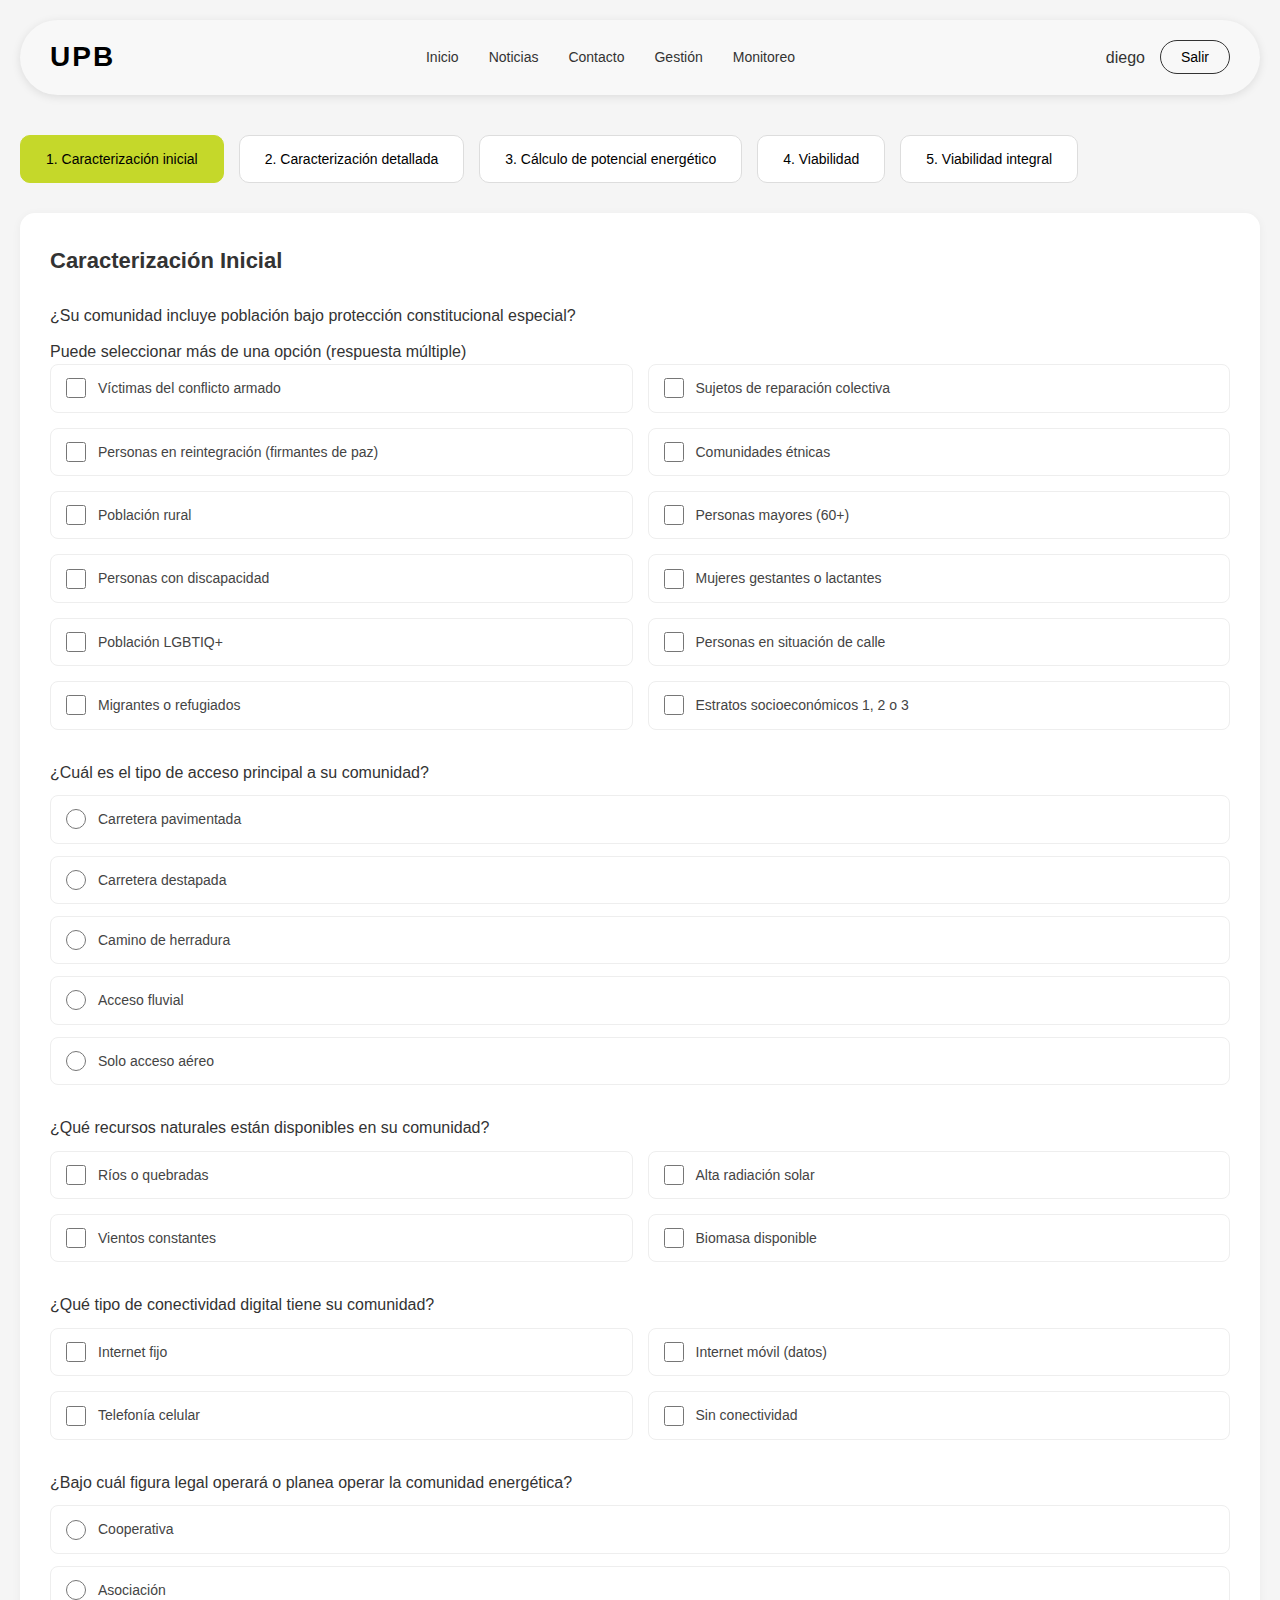
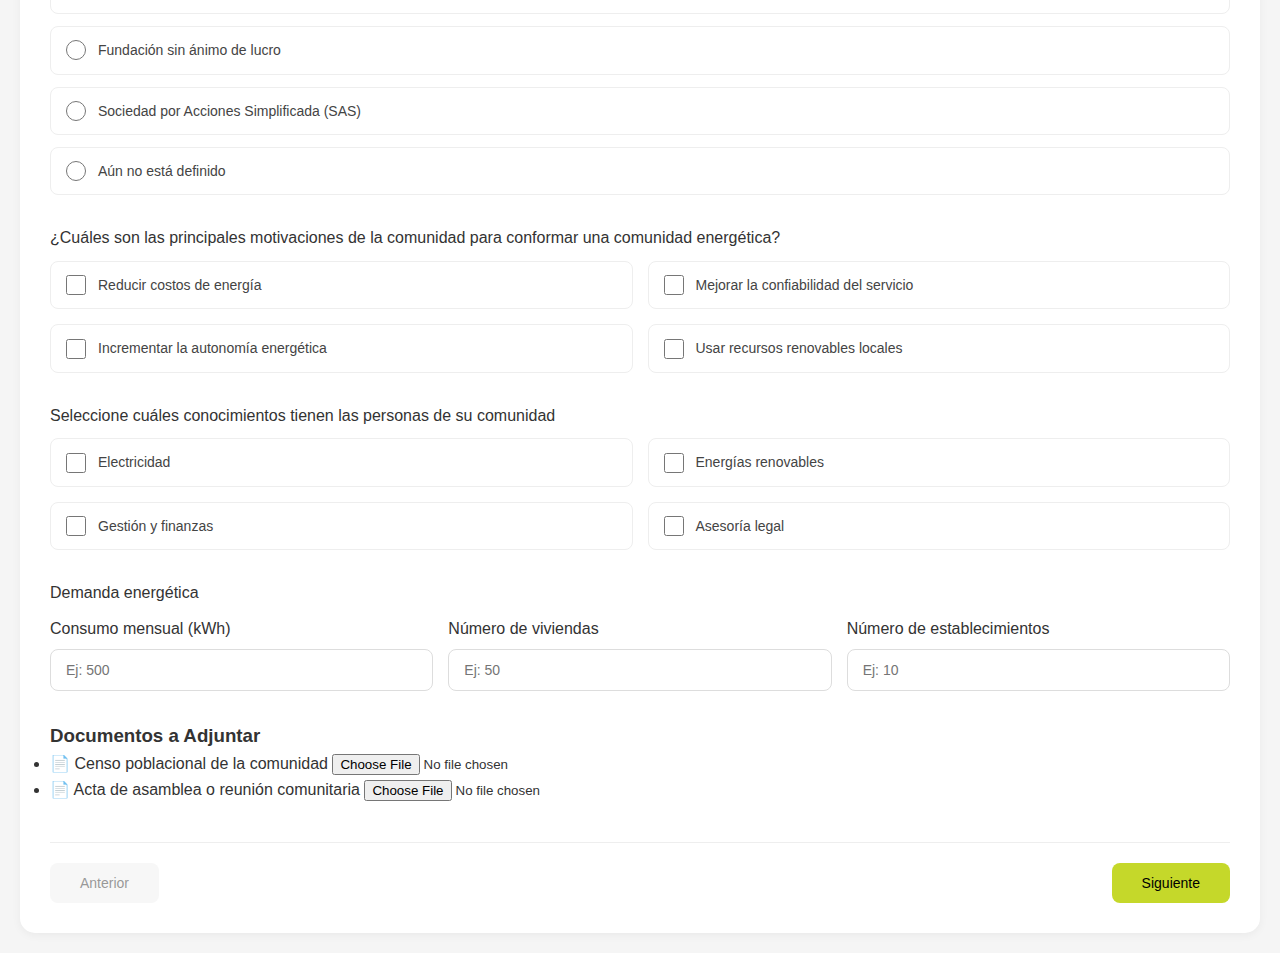
<file: index.html>
<!DOCTYPE html>
<html lang="es">
<head>
    <meta charset="UTF-8">
    <meta name="viewport" content="width=device-width, initial-scale=1.0">
    <title>UPB - Plataforma de Gestión LNCE - Viabilidad</title>
    <link rel="stylesheet" href="styles.css">
</head>
<body>
    <!-- Header / Navbar -->
    <header class="header">
        <div class="header-container">
            <div class="logo">
                <span class="logo-text">UPB</span>
            </div>
            <nav class="main-nav">
                <a href="#" class="nav-link">Inicio</a>
                <a href="#" class="nav-link">Noticias</a>
                <a href="#" class="nav-link">Contacto</a>
                <a href="#" class="nav-link">Gestión</a>
                <a href="#" class="nav-link">Monitoreo</a>
            </nav>
            <div class="user-section">
                <span class="username">diego</span>
                <button class="btn-salir">Salir</button>
            </div>
        </div>
    </header>

    <!-- Main Content -->
    <main class="main-content">
        <!-- Pestañas principales (moradas) -->
        <div class="main-tabs purple-tabs">
            <button class="main-tab active" data-tab="caracterizacion-inicial">
                1. Caracterización inicial
            </button>
            <button class="main-tab" data-tab="caracterizacion-detallada">
                2. Caracterización detallada
            </button>
            <button class="main-tab" data-tab="calculo-potencial">
                3. Cálculo de potencial energético
            </button>
            <button class="main-tab" data-tab="viabilidad">
                4. Viabilidad
            </button>
            <button class="main-tab" data-tab="viabilidad-integral">
                5. Viabilidad integral
            </button>
        </div>

        <!-- ============================================== -->
        <!-- 1. CARACTERIZACIÓN INICIAL -->
        <!-- ============================================== -->
        <div id="caracterizacion-inicial" class="tab-content active">
            <h2 class="section-title">Caracterización Inicial</h2>

            <!-- Bloque de preguntas -->
            <div class="question-block">
                <div class="question-section">
                    <label class="form-label">¿Su comunidad incluye población bajo protección constitucional especial?</label>
                    <p class="form-hint">Puede seleccionar más de una opción (respuesta múltiple)</p>
                    <div class="checkbox-grid">
                        <label class="checkbox-item">
                            <input type="checkbox" name="ci_poblacion" value="victimas">
                            <span class="checkbox-label">Víctimas del conflicto armado</span>
                        </label>
                        <label class="checkbox-item">
                            <input type="checkbox" name="ci_poblacion" value="sujetos-reparacion">
                            <span class="checkbox-label">Sujetos de reparación colectiva</span>
                        </label>
                        <label class="checkbox-item">
                            <input type="checkbox" name="ci_poblacion" value="reintegracion">
                            <span class="checkbox-label">Personas en reintegración (firmantes de paz)</span>
                        </label>
                        <label class="checkbox-item">
                            <input type="checkbox" name="ci_poblacion" value="comunidades-etnicas">
                            <span class="checkbox-label">Comunidades étnicas</span>
                        </label>
                        <label class="checkbox-item">
                            <input type="checkbox" name="ci_poblacion" value="rural">
                            <span class="checkbox-label">Población rural</span>
                        </label>
                        <label class="checkbox-item">
                            <input type="checkbox" name="ci_poblacion" value="mayores">
                            <span class="checkbox-label">Personas mayores (60+)</span>
                        </label>
                        <label class="checkbox-item">
                            <input type="checkbox" name="ci_poblacion" value="discapacidad">
                            <span class="checkbox-label">Personas con discapacidad</span>
                        </label>
                        <label class="checkbox-item">
                            <input type="checkbox" name="ci_poblacion" value="gestantes">
                            <span class="checkbox-label">Mujeres gestantes o lactantes</span>
                        </label>
                        <label class="checkbox-item">
                            <input type="checkbox" name="ci_poblacion" value="lgbtiq">
                            <span class="checkbox-label">Población LGBTIQ+</span>
                        </label>
                        <label class="checkbox-item">
                            <input type="checkbox" name="ci_poblacion" value="calle">
                            <span class="checkbox-label">Personas en situación de calle</span>
                        </label>
                        <label class="checkbox-item">
                            <input type="checkbox" name="ci_poblacion" value="migrantes">
                            <span class="checkbox-label">Migrantes o refugiados</span>
                        </label>
                        <label class="checkbox-item">
                            <input type="checkbox" name="ci_poblacion" value="estratos">
                            <span class="checkbox-label">Estratos socioeconómicos 1, 2 o 3</span>
                        </label>
                    </div>
                </div>

                <div class="question-section">
                    <label class="form-label">¿Cuál es el tipo de acceso principal a su comunidad?</label>
                    <div class="radio-group">
                        <label class="radio-item">
                            <input type="radio" name="ci_acceso" value="carretera-pavimentada">
                            <span class="radio-label">Carretera pavimentada</span>
                        </label>
                        <label class="radio-item">
                            <input type="radio" name="ci_acceso" value="carretera-destapada">
                            <span class="radio-label">Carretera destapada</span>
                        </label>
                        <label class="radio-item">
                            <input type="radio" name="ci_acceso" value="camino-herradura">
                            <span class="radio-label">Camino de herradura</span>
                        </label>
                        <label class="radio-item">
                            <input type="radio" name="ci_acceso" value="fluvial">
                            <span class="radio-label">Acceso fluvial</span>
                        </label>
                        <label class="radio-item">
                            <input type="radio" name="ci_acceso" value="aereo">
                            <span class="radio-label">Solo acceso aéreo</span>
                        </label>
                    </div>
                </div>

                <div class="question-section">
                    <label class="form-label">¿Qué recursos naturales están disponibles en su comunidad?</label>
                    <div class="checkbox-grid">
                        <label class="checkbox-item">
                            <input type="checkbox" name="ci_recursos" value="rios">
                            <span class="checkbox-label">Ríos o quebradas</span>
                        </label>
                        <label class="checkbox-item">
                            <input type="checkbox" name="ci_recursos" value="sol">
                            <span class="checkbox-label">Alta radiación solar</span>
                        </label>
                        <label class="checkbox-item">
                            <input type="checkbox" name="ci_recursos" value="viento">
                            <span class="checkbox-label">Vientos constantes</span>
                        </label>
                        <label class="checkbox-item">
                            <input type="checkbox" name="ci_recursos" value="biomasa">
                            <span class="checkbox-label">Biomasa disponible</span>
                        </label>
                    </div>
                </div>

                <div class="question-section">
                    <label class="form-label">¿Qué tipo de conectividad digital tiene su comunidad?</label>
                    <div class="checkbox-grid">
                        <label class="checkbox-item">
                            <input type="checkbox" name="ci_conectividad" value="internet-fijo">
                            <span class="checkbox-label">Internet fijo</span>
                        </label>
                        <label class="checkbox-item">
                            <input type="checkbox" name="ci_conectividad" value="internet-movil">
                            <span class="checkbox-label">Internet móvil (datos)</span>
                        </label>
                        <label class="checkbox-item">
                            <input type="checkbox" name="ci_conectividad" value="telefonia">
                            <span class="checkbox-label">Telefonía celular</span>
                        </label>
                        <label class="checkbox-item">
                            <input type="checkbox" name="ci_conectividad" value="ninguna">
                            <span class="checkbox-label">Sin conectividad</span>
                        </label>
                    </div>
                </div>

                <div class="question-section">
                    <label class="form-label">¿Bajo cuál figura legal operará o planea operar la comunidad energética?</label>
                    <div class="radio-group">
                        <label class="radio-item">
                            <input type="radio" name="ci_gobernanza" value="cooperativa">
                            <span class="radio-label">Cooperativa</span>
                        </label>
                        <label class="radio-item">
                            <input type="radio" name="ci_gobernanza" value="asociacion">
                            <span class="radio-label">Asociación</span>
                        </label>
                        <label class="radio-item">
                            <input type="radio" name="ci_gobernanza" value="fundacion">
                            <span class="radio-label">Fundación sin ánimo de lucro</span>
                        </label>
                        <label class="radio-item">
                            <input type="radio" name="ci_gobernanza" value="sas">
                            <span class="radio-label">Sociedad por Acciones Simplificada (SAS)</span>
                        </label>
                        <label class="radio-item">
                            <input type="radio" name="ci_gobernanza" value="no-definido">
                            <span class="radio-label">Aún no está definido</span>
                        </label>
                    </div>
                </div>

                <div class="question-section">
                    <label class="form-label">¿Cuáles son las principales motivaciones de la comunidad para conformar una comunidad energética?</label>
                    <div class="checkbox-grid">
                        <label class="checkbox-item">
                            <input type="checkbox" name="ci_motivaciones" value="reducir-costos">
                            <span class="checkbox-label">Reducir costos de energía</span>
                        </label>
                        <label class="checkbox-item">
                            <input type="checkbox" name="ci_motivaciones" value="confiabilidad">
                            <span class="checkbox-label">Mejorar la confiabilidad del servicio</span>
                        </label>
                        <label class="checkbox-item">
                            <input type="checkbox" name="ci_motivaciones" value="autonomia">
                            <span class="checkbox-label">Incrementar la autonomía energética</span>
                        </label>
                        <label class="checkbox-item">
                            <input type="checkbox" name="ci_motivaciones" value="renovables">
                            <span class="checkbox-label">Usar recursos renovables locales</span>
                        </label>
                    </div>
                </div>

                <div class="question-section">
                    <label class="form-label">Seleccione cuáles conocimientos tienen las personas de su comunidad</label>
                    <div class="checkbox-grid">
                        <label class="checkbox-item">
                            <input type="checkbox" name="ci_conocimientos" value="electricidad">
                            <span class="checkbox-label">Electricidad</span>
                        </label>
                        <label class="checkbox-item">
                            <input type="checkbox" name="ci_conocimientos" value="energias-renovables">
                            <span class="checkbox-label">Energías renovables</span>
                        </label>
                        <label class="checkbox-item">
                            <input type="checkbox" name="ci_conocimientos" value="gestion">
                            <span class="checkbox-label">Gestión y finanzas</span>
                        </label>
                        <label class="checkbox-item">
                            <input type="checkbox" name="ci_conocimientos" value="legal">
                            <span class="checkbox-label">Asesoría legal</span>
                        </label>
                    </div>
                </div>

                <div class="question-section">
                    <label class="form-label">Demanda energética</label>
                    <div class="form-row">
                        <div class="form-group">
                            <label>Consumo mensual (kWh)</label>
                            <input type="number" name="ci_consumo" class="form-control" placeholder="Ej: 500">
                        </div>
                        <div class="form-group">
                            <label>Número de viviendas</label>
                            <input type="number" name="ci_viviendas" class="form-control" placeholder="Ej: 50">
                        </div>
                        <div class="form-group">
                            <label>Número de establecimientos</label>
                            <input type="number" name="ci_establecimientos" class="form-control" placeholder="Ej: 10">
                        </div>
                    </div>
                </div>
            </div>

            <!-- Documentos a adjuntar -->
            <div class="documents-section">
                <h3 class="documents-title">Documentos a Adjuntar</h3>
                <ul class="documents-list">
                    <li class="document-item">
                        <span class="document-icon">📄</span>
                        <span class="document-name">Censo poblacional de la comunidad</span>
                        <input type="file" name="doc_ci_censo" class="document-input">
                    </li>
                    <li class="document-item">
                        <span class="document-icon">📄</span>
                        <span class="document-name">Acta de asamblea o reunión comunitaria</span>
                        <input type="file" name="doc_ci_acta" class="document-input">
                    </li>
                </ul>
            </div>

            <div class="navigation-buttons">
                <button class="btn btn-secondary" disabled>Anterior</button>
                <button class="btn btn-primary" onclick="switchMainTab('caracterizacion-detallada')">Siguiente</button>
            </div>
        </div>

        <!-- ============================================== -->
        <!-- 2. CARACTERIZACIÓN DETALLADA -->
        <!-- ============================================== -->
        <div id="caracterizacion-detallada" class="tab-content">
            <h2 class="section-title">Caracterización Detallada</h2>

            <div class="question-block">
                <!-- Información de la comunidad -->
                <div class="question-section">
                    <label class="form-label">Nombre de la comunidad energética</label>
                    <input type="text" name="cd_nombre" class="form-control" placeholder="Ej: Comunidad Energética La Esperanza">
                </div>

                <div class="question-section">
                    <label class="form-label">Ubicación</label>
                    <div class="form-row">
                        <div class="form-group">
                            <label>Departamento</label>
                            <input type="text" name="cd_departamento" class="form-control" placeholder="Ej: Antioquia">
                        </div>
                        <div class="form-group">
                            <label>Municipio</label>
                            <input type="text" name="cd_municipio" class="form-control" placeholder="Ej: Medellín">
                        </div>
                        <div class="form-group">
                            <label>Barrio/Vereda/Resguardo</label>
                            <input type="text" name="cd_barrio" class="form-control" placeholder="Ej: Vereda El Carmen">
                        </div>
                    </div>
                </div>

                <div class="question-section">
                    <label class="form-label">Tipo de población</label>
                    <div class="radio-group">
                        <label class="radio-item">
                            <input type="radio" name="cd_tipo_poblacion" value="ordinario">
                            <span class="radio-label">Ordinario</span>
                        </label>
                        <label class="radio-item">
                            <input type="radio" name="cd_tipo_poblacion" value="institucional">
                            <span class="radio-label">Institucional</span>
                        </label>
                        <label class="radio-item">
                            <input type="radio" name="cd_tipo_poblacion" value="social">
                            <span class="radio-label">Social</span>
                        </label>
                    </div>
                </div>

                <div class="question-section">
                    <label class="form-label">Datos demográficos detallados</label>
                    <div class="form-row">
                        <div class="form-group">
                            <label>Habitantes</label>
                            <input type="number" name="cd_habitantes" class="form-control" placeholder="Ej: 500">
                        </div>
                        <div class="form-group">
                            <label>Viviendas</label>
                            <input type="number" name="cd_viviendas" class="form-control" placeholder="Ej: 120">
                        </div>
                        <div class="form-group">
                            <label>Niños (0-12)</label>
                            <input type="number" name="cd_ninos" class="form-control" placeholder="Ej: 80">
                        </div>
                        <div class="form-group">
                            <label>Jóvenes (13-25)</label>
                            <input type="number" name="cd_jovenes" class="form-control" placeholder="Ej: 100">
                        </div>
                        <div class="form-group">
                            <label>Adultos (26+)</label>
                            <input type="number" name="cd_adultos" class="form-control" placeholder="Ej: 320">
                        </div>
                    </div>
                </div>

                <div class="question-section">
                    <label class="form-label">Lengua predominante y presencia de organizaciones étnicas</label>
                    <input type="text" name="cd_lengua" class="form-control" placeholder="Ej: Español, presencia de cabildo indígena">
                </div>

                <div class="question-section">
                    <label class="form-label">Coordenadas GPS y Altitud</label>
                    <div class="form-row">
                        <div class="form-group">
                            <label>Latitud</label>
                            <input type="text" name="cd_latitud" class="form-control" placeholder="Ej: 6.2442">
                        </div>
                        <div class="form-group">
                            <label>Longitud</label>
                            <input type="text" name="cd_longitud" class="form-control" placeholder="Ej: -75.5812">
                        </div>
                        <div class="form-group">
                            <label>Altitud (msnm)</label>
                            <input type="number" name="cd_altitud" class="form-control" placeholder="Ej: 1500">
                        </div>
                    </div>
                </div>

                <div class="question-section">
                    <label class="form-label">Estado de conexión al Sistema Interconectado Nacional (SIN) o Zona No Interconectada (ZNI)</label>
                    <div class="radio-group">
                        <label class="radio-item">
                            <input type="radio" name="cd_conexion_sin" value="sin-conectado">
                            <span class="radio-label">Conectado al SIN</span>
                        </label>
                        <label class="radio-item">
                            <input type="radio" name="cd_conexion_sin" value="zni">
                            <span class="radio-label">Zona No Interconectada (ZNI)</span>
                        </label>
                        <label class="radio-item">
                            <input type="radio" name="cd_conexion_sin" value="sin-servicio">
                            <span class="radio-label">Sin servicio eléctrico</span>
                        </label>
                    </div>
                </div>

                <div class="question-section">
                    <label class="form-label">Consumo de energía</label>
                    <div class="form-row">
                        <div class="form-group">
                            <label>Consumo mensual (kWh)</label>
                            <input type="number" name="cd_consumo_kwh" class="form-control" placeholder="Ej: 500">
                        </div>
                        <div class="form-group">
                            <label>Costo mensual ($)</label>
                            <input type="number" name="cd_costo_mensual" class="form-control" placeholder="Ej: 150000">
                        </div>
                    </div>
                </div>

                <div class="question-section">
                    <label class="form-label">Inventario de energéticos utilizados actualmente</label>
                    <div class="checkbox-grid">
                        <label class="checkbox-item">
                            <input type="checkbox" name="cd_energeticos" value="lena">
                            <span class="checkbox-label">Leña</span>
                        </label>
                        <label class="checkbox-item">
                            <input type="checkbox" name="cd_energeticos" value="gas-propano">
                            <span class="checkbox-label">Gas propano (cilindro)</span>
                        </label>
                        <label class="checkbox-item">
                            <input type="checkbox" name="cd_energeticos" value="gas-natural">
                            <span class="checkbox-label">Gas natural</span>
                        </label>
                        <label class="checkbox-item">
                            <input type="checkbox" name="cd_energeticos" value="carbon">
                            <span class="checkbox-label">Carbón</span>
                        </label>
                        <label class="checkbox-item">
                            <input type="checkbox" name="cd_energeticos" value="diesel">
                            <span class="checkbox-label">Diésel/ACPM</span>
                        </label>
                        <label class="checkbox-item">
                            <input type="checkbox" name="cd_energeticos" value="gasolina">
                            <span class="checkbox-label">Gasolina</span>
                        </label>
                        <label class="checkbox-item">
                            <input type="checkbox" name="cd_energeticos" value="velas">
                            <span class="checkbox-label">Velas/Mecheros</span>
                        </label>
                        <label class="checkbox-item">
                            <input type="checkbox" name="cd_energeticos" value="baterias">
                            <span class="checkbox-label">Baterías/Pilas</span>
                        </label>
                    </div>
                </div>

                <div class="question-section">
                    <label class="form-label">Inventario de equipos y maquinaria</label>
                    <table class="matrix-table">
                        <thead>
                            <tr>
                                <th>Equipo</th>
                                <th>Cantidad</th>
                                <th>Potencia estimada (W)</th>
                            </tr>
                        </thead>
                        <tbody>
                            <tr>
                                <td>Refrigeradores/Neveras</td>
                                <td><input type="number" name="cd_equipo_refrigeradores_cant" class="form-control-sm"></td>
                                <td><input type="number" name="cd_equipo_refrigeradores_pot" class="form-control-sm" placeholder="150"></td>
                            </tr>
                            <tr>
                                <td>Iluminación (bombillos)</td>
                                <td><input type="number" name="cd_equipo_iluminacion_cant" class="form-control-sm"></td>
                                <td><input type="number" name="cd_equipo_iluminacion_pot" class="form-control-sm" placeholder="15"></td>
                            </tr>
                            <tr>
                                <td>Televisores</td>
                                <td><input type="number" name="cd_equipo_tv_cant" class="form-control-sm"></td>
                                <td><input type="number" name="cd_equipo_tv_pot" class="form-control-sm" placeholder="100"></td>
                            </tr>
                            <tr>
                                <td>Ventiladores</td>
                                <td><input type="number" name="cd_equipo_ventiladores_cant" class="form-control-sm"></td>
                                <td><input type="number" name="cd_equipo_ventiladores_pot" class="form-control-sm" placeholder="60"></td>
                            </tr>
                            <tr>
                                <td>Motores/Bombas</td>
                                <td><input type="number" name="cd_equipo_motores_cant" class="form-control-sm"></td>
                                <td><input type="number" name="cd_equipo_motores_pot" class="form-control-sm" placeholder="750"></td>
                            </tr>
                            <tr>
                                <td>Equipos de cómputo</td>
                                <td><input type="number" name="cd_equipo_computo_cant" class="form-control-sm"></td>
                                <td><input type="number" name="cd_equipo_computo_pot" class="form-control-sm" placeholder="200"></td>
                            </tr>
                        </tbody>
                    </table>
                </div>
            </div>

            <!-- Documentos a adjuntar -->
            <div class="documents-section">
                <h3 class="documents-title">Documentos a Adjuntar</h3>
                <ul class="documents-list">
                    <li class="document-item">
                        <span class="document-icon">📄</span>
                        <span class="document-name">Facturas de energía de los últimos 6 meses</span>
                        <input type="file" name="doc_cd_facturas" class="document-input" multiple>
                    </li>
                    <li class="document-item">
                        <span class="document-icon">📄</span>
                        <span class="document-name">Mapa o plano de la comunidad</span>
                        <input type="file" name="doc_cd_mapa" class="document-input">
                    </li>
                    <li class="document-item">
                        <span class="document-icon">📄</span>
                        <span class="document-name">Registro fotográfico de la comunidad</span>
                        <input type="file" name="doc_cd_fotos" class="document-input" multiple>
                    </li>
                </ul>
            </div>

            <div class="navigation-buttons">
                <button class="btn btn-secondary" onclick="switchMainTab('caracterizacion-inicial')">Anterior</button>
                <button class="btn btn-primary" onclick="switchMainTab('calculo-potencial')">Siguiente</button>
            </div>
        </div>

        <!-- ============================================== -->
        <!-- 3. CÁLCULO DE POTENCIAL ENERGÉTICO -->
        <!-- ============================================== -->
        <div id="calculo-potencial" class="tab-content">
            <h2 class="section-title">Cálculo de Potencial Energético</h2>

            <div class="question-block">
                <!-- Potencial Solar -->
                <div class="question-section">
                    <label class="form-label">Potencial Solar: Área disponible para instalación de paneles</label>
                    <div class="form-row">
                        <div class="form-group">
                            <label>Área disponible (m²)</label>
                            <input type="number" name="cp_solar_area" class="form-control" placeholder="Ej: 100">
                        </div>
                        <div class="form-group">
                            <label>Tipo de superficie</label>
                            <select name="cp_solar_superficie" class="form-control">
                                <option value="">Seleccione...</option>
                                <option value="techo-concreto">Techo de concreto</option>
                                <option value="techo-metal">Techo metálico</option>
                                <option value="terreno">Terreno abierto</option>
                                <option value="otro">Otro</option>
                            </select>
                        </div>
                    </div>
                    <div class="form-row">
                        <div class="form-group">
                            <label>Radiación solar promedio (kWh/m²/día)</label>
                            <input type="number" name="cp_solar_radiacion" class="form-control" placeholder="Ej: 4.5" step="0.1">
                        </div>
                        <div class="form-group">
                            <label>Horas sol pico (HSP)</label>
                            <input type="number" name="cp_solar_hsp" class="form-control" placeholder="Ej: 4.5" step="0.1">
                        </div>
                    </div>
                </div>

                <!-- Potencial Eólico -->
                <div class="question-section">
                    <label class="form-label">Potencial Eólico</label>
                    <div class="form-row">
                        <div class="form-group">
                            <label>Zona geográfica</label>
                            <select name="cp_eolico_zona" class="form-control">
                                <option value="">Seleccione...</option>
                                <option value="costa">Zona costera</option>
                                <option value="altiplano">Altiplano/Meseta</option>
                                <option value="valle">Valle</option>
                                <option value="montana">Montaña</option>
                                <option value="selva">Selva/Bosque</option>
                            </select>
                        </div>
                        <div class="form-group">
                            <label>Rugosidad del terreno</label>
                            <select name="cp_eolico_rugosidad" class="form-control">
                                <option value="">Seleccione...</option>
                                <option value="baja">Baja (terreno plano, sin obstáculos)</option>
                                <option value="media">Media (algunos árboles/edificios)</option>
                                <option value="alta">Alta (muchos obstáculos, bosque denso)</option>
                            </select>
                        </div>
                    </div>
                    <div class="form-row">
                        <div class="form-group">
                            <label>Velocidad promedio del viento (m/s)</label>
                            <input type="number" name="cp_eolico_velocidad" class="form-control" placeholder="Ej: 5.5" step="0.1">
                        </div>
                    </div>
                </div>

                <!-- Potencial Hídrico -->
                <div class="question-section">
                    <label class="form-label">Potencial Hídrico</label>
                    <div class="form-row">
                        <div class="form-group">
                            <label>Altura de caída disponible</label>
                            <select name="cp_hidrico_altura" class="form-control">
                                <option value="">Seleccione...</option>
                                <option value="baja">Baja (menos de 5 metros)</option>
                                <option value="media">Media (5-20 metros)</option>
                                <option value="alta">Alta (más de 20 metros)</option>
                                <option value="no-disponible">No disponible</option>
                            </select>
                        </div>
                        <div class="form-group">
                            <label>Caudal estimado</label>
                            <select name="cp_hidrico_caudal" class="form-control">
                                <option value="">Seleccione...</option>
                                <option value="bajo">Bajo (menos de 10 L/s)</option>
                                <option value="medio">Medio (10-50 L/s)</option>
                                <option value="alto">Alto (más de 50 L/s)</option>
                                <option value="desconocido">Desconocido</option>
                            </select>
                        </div>
                    </div>
                    <div class="form-row">
                        <div class="form-group">
                            <label>Nombre del río/quebrada</label>
                            <input type="text" name="cp_hidrico_nombre" class="form-control" placeholder="Ej: Quebrada La Clara">
                        </div>
                    </div>
                </div>

                <!-- Potencial Biomasa -->
                <div class="question-section">
                    <label class="form-label">Potencial Biomasa: Cantidad de animales por especie</label>
                    <div class="form-row">
                        <div class="form-group">
                            <label>Bovinos (vacas, toros)</label>
                            <input type="number" name="cp_biomasa_bovinos" class="form-control" placeholder="Ej: 50">
                        </div>
                        <div class="form-group">
                            <label>Porcinos (cerdos)</label>
                            <input type="number" name="cp_biomasa_porcinos" class="form-control" placeholder="Ej: 30">
                        </div>
                        <div class="form-group">
                            <label>Aves (gallinas, pollos)</label>
                            <input type="number" name="cp_biomasa_aves" class="form-control" placeholder="Ej: 200">
                        </div>
                    </div>
                </div>

                <div class="question-section">
                    <label class="form-label">Potencial Biomasa: Área pecuaria</label>
                    <div class="form-row">
                        <div class="form-group">
                            <label>Área pecuaria (Hectáreas)</label>
                            <input type="number" name="cp_biomasa_area" class="form-control" placeholder="Ej: 10">
                        </div>
                        <div class="form-group">
                            <label>Especie predominante</label>
                            <select name="cp_biomasa_especie" class="form-control">
                                <option value="">Seleccione...</option>
                                <option value="bovino">Bovino</option>
                                <option value="porcino">Porcino</option>
                                <option value="avicola">Avícola</option>
                                <option value="mixto">Mixto</option>
                            </select>
                        </div>
                    </div>
                </div>

                <div class="question-section">
                    <label class="form-label">Tipo de confinamiento y recolección de residuos animales</label>
                    <div class="radio-group">
                        <label class="radio-item">
                            <input type="radio" name="cp_biomasa_confinamiento" value="estabulado">
                            <span class="radio-label">Estabulado (confinamiento total)</span>
                        </label>
                        <label class="radio-item">
                            <input type="radio" name="cp_biomasa_confinamiento" value="semi-estabulado">
                            <span class="radio-label">Semi-estabulado</span>
                        </label>
                        <label class="radio-item">
                            <input type="radio" name="cp_biomasa_confinamiento" value="pastoreo">
                            <span class="radio-label">Pastoreo libre</span>
                        </label>
                        <label class="radio-item">
                            <input type="radio" name="cp_biomasa_confinamiento" value="no-aplica">
                            <span class="radio-label">No aplica</span>
                        </label>
                    </div>
                </div>

                <!-- Resultados del cálculo -->
                <div class="question-section results-section">
                    <label class="form-label">Resultados del Cálculo de Potencial</label>
                    <div class="results-grid">
                        <div class="result-card">
                            <span class="result-label">Potencial Solar</span>
                            <span class="result-value" id="result_solar">-- kWh/año</span>
                        </div>
                        <div class="result-card">
                            <span class="result-label">Potencial Eólico</span>
                            <span class="result-value" id="result_eolico">-- kWh/año</span>
                        </div>
                        <div class="result-card">
                            <span class="result-label">Potencial Hídrico</span>
                            <span class="result-value" id="result_hidrico">-- kWh/año</span>
                        </div>
                        <div class="result-card">
                            <span class="result-label">Potencial Biomasa</span>
                            <span class="result-value" id="result_biomasa">-- kWh/año</span>
                        </div>
                    </div>
                    <button class="btn btn-primary" onclick="calculatePotential()" style="margin-top: 15px;">Calcular Potencial</button>
                </div>
            </div>

            <!-- Documentos a adjuntar -->
            <div class="documents-section">
                <h3 class="documents-title">Documentos a Adjuntar</h3>
                <ul class="documents-list">
                    <li class="document-item">
                        <span class="document-icon">📄</span>
                        <span class="document-name">Estudio de radiación solar (si disponible)</span>
                        <input type="file" name="doc_cp_solar" class="document-input">
                    </li>
                    <li class="document-item">
                        <span class="document-icon">📄</span>
                        <span class="document-name">Estudio hidrológico del río/quebrada</span>
                        <input type="file" name="doc_cp_hidro" class="document-input">
                    </li>
                    <li class="document-item">
                        <span class="document-icon">📄</span>
                        <span class="document-name">Fotos de áreas disponibles para instalación</span>
                        <input type="file" name="doc_cp_fotos" class="document-input" multiple>
                    </li>
                </ul>
            </div>

            <div class="navigation-buttons">
                <button class="btn btn-secondary" onclick="switchMainTab('caracterizacion-detallada')">Anterior</button>
                <button class="btn btn-primary" onclick="switchMainTab('viabilidad')">Siguiente</button>
            </div>
        </div>

        <!-- ============================================== -->
        <!-- 4. VIABILIDAD -->
        <!-- ============================================== -->
        <div id="viabilidad" class="tab-content">
            <h2 class="section-title">Evaluación de Viabilidad</h2>

            <!-- Sub-tabs para tipos de viabilidad (6 viabilidades) -->
            <div class="viability-main-tabs">
                <button class="viability-main-tab active" data-viability="energetica">1. Energética</button>
                <button class="viability-main-tab" data-viability="ambiental">2. Ambiental</button>
                <button class="viability-main-tab" data-viability="legal">3. Legal</button>
                <button class="viability-main-tab" data-viability="financiera">4. Financiera</button>
                <button class="viability-main-tab" data-viability="social">5. Social</button>
                <button class="viability-main-tab" data-viability="integral">6. Integral</button>
            </div>

            <!-- 1. VIABILIDAD ENERGÉTICA -->
            <div id="energetica" class="viability-content active">
                <h3 class="section-subtitle">1. Viabilidad Energética</h3>

                <!-- 2.1 Configuración Tecnológica Elegida -->
                <div class="question-block">
                    <h4 class="block-title">2.1 Configuración Tecnológica Elegida</h4>
                    <div class="question-section">
                        <label class="form-label">Configuración tecnológica seleccionada para la comunidad energética:</label>
                        <div class="checkbox-grid config-mixed">
                            <label class="checkbox-item enabled-item">
                                <input type="checkbox" name="ve_config" value="solar" checked>
                                <span class="checkbox-label">Solar</span>
                                <span class="enabled-badge">Disponible (80%)</span>
                            </label>
                            <label class="checkbox-item disabled-item">
                                <input type="checkbox" name="ve_config" value="eolico" disabled>
                                <span class="checkbox-label">Eólico</span>
                                <span class="disabled-badge">No indicado en cálculo</span>
                            </label>
                            <label class="checkbox-item enabled-item">
                                <input type="checkbox" name="ve_config" value="hidro">
                                <span class="checkbox-label">Hidráulico</span>
                                <span class="enabled-badge">Disponible (80%)</span>
                            </label>
                            <label class="checkbox-item enabled-item">
                                <input type="checkbox" name="ve_config" value="biomasa">
                                <span class="checkbox-label">Biomasa</span>
                                <span class="enabled-badge">Disponible (80%)</span>
                            </label>
                        </div>
                        <p class="form-hint">Seleccione las tecnologías a implementar según el potencial energético calculado.</p>
                    </div>
                </div>

                <!-- 2.2 Infraestructura Eléctrica -->
                <div class="question-block">
                    <h4 class="block-title">2.2 Infraestructura Eléctrica</h4>
                    <div class="question-section">
                        <p class="form-hint">Para determinar la existencia de infraestructura eléctrica y su estado se deben responder las siguientes preguntas (selección múltiple, única respuesta):</p>

                        <div class="question-section">
                            <label class="form-label">¿Existen redes de distribución dentro de la comunidad?</label>
                            <div class="radio-group">
                                <label class="radio-item"><input type="radio" name="ve_redes_distribucion" value="0"><span class="radio-label">No existen (si selecciona esta opción no se continúa con las demás preguntas)</span></label>
                                <label class="radio-item"><input type="radio" name="ve_redes_distribucion" value="1"><span class="radio-label">Muy parciales o deterioradas</span></label>
                                <label class="radio-item"><input type="radio" name="ve_redes_distribucion" value="2"><span class="radio-label">Solo cubren parte mínima</span></label>
                                <label class="radio-item"><input type="radio" name="ve_redes_distribucion" value="3"><span class="radio-label">Cubren sectores principales</span></label>
                                <label class="radio-item"><input type="radio" name="ve_redes_distribucion" value="4"><span class="radio-label">Cubren la mayoría de la población</span></label>
                                <label class="radio-item"><input type="radio" name="ve_redes_distribucion" value="5"><span class="radio-label">Red completa y funcional</span></label>
                            </div>
                        </div>

                        <div class="question-section">
                            <label class="form-label">¿En qué condiciones están las redes eléctricas (postes, cableado, transformadores)?</label>
                            <div class="radio-group">
                                <label class="radio-item"><input type="radio" name="ve_condicion_redes" value="0"><span class="radio-label">Inoperantes</span></label>
                                <label class="radio-item"><input type="radio" name="ve_condicion_redes" value="1"><span class="radio-label">Muy deterioradas</span></label>
                                <label class="radio-item"><input type="radio" name="ve_condicion_redes" value="2"><span class="radio-label">Con fallas frecuentes</span></label>
                                <label class="radio-item"><input type="radio" name="ve_condicion_redes" value="3"><span class="radio-label">Regulares</span></label>
                                <label class="radio-item"><input type="radio" name="ve_condicion_redes" value="4"><span class="radio-label">En buen estado</span></label>
                                <label class="radio-item"><input type="radio" name="ve_condicion_redes" value="5"><span class="radio-label">En excelente estado y con mantenimiento periódico</span></label>
                            </div>
                        </div>

                        <div class="question-section">
                            <label class="form-label">¿Existen usuarios formalmente conectados y con contratos activos con el operador?</label>
                            <div class="radio-group">
                                <label class="radio-item"><input type="radio" name="ve_usuarios_formales" value="0"><span class="radio-label">Ninguno</span></label>
                                <label class="radio-item"><input type="radio" name="ve_usuarios_formales" value="1"><span class="radio-label">Muy pocos informales</span></label>
                                <label class="radio-item"><input type="radio" name="ve_usuarios_formales" value="2"><span class="radio-label">Varios sin formalizar</span></label>
                                <label class="radio-item"><input type="radio" name="ve_usuarios_formales" value="3"><span class="radio-label">Mayoría conectada informalmente</span></label>
                                <label class="radio-item"><input type="radio" name="ve_usuarios_formales" value="4"><span class="radio-label">Mayoría formalizada</span></label>
                                <label class="radio-item"><input type="radio" name="ve_usuarios_formales" value="5"><span class="radio-label">100% de usuarios con contrato activo</span></label>
                            </div>
                        </div>

                        <div class="question-section">
                            <label class="form-label">¿Quién realiza la operación y mantenimiento de las redes?</label>
                            <div class="radio-group">
                                <label class="radio-item"><input type="radio" name="ve_operacion_redes" value="0"><span class="radio-label">Nadie</span></label>
                                <label class="radio-item"><input type="radio" name="ve_operacion_redes" value="1"><span class="radio-label">Sin responsable claro</span></label>
                                <label class="radio-item"><input type="radio" name="ve_operacion_redes" value="2"><span class="radio-label">Mantenimiento esporádico</span></label>
                                <label class="radio-item"><input type="radio" name="ve_operacion_redes" value="3"><span class="radio-label">Apoyo de operador local</span></label>
                                <label class="radio-item"><input type="radio" name="ve_operacion_redes" value="4"><span class="radio-label">Operador formal con visitas regulares</span></label>
                                <label class="radio-item"><input type="radio" name="ve_operacion_redes" value="5"><span class="radio-label">Mantenimiento continuo con registro actualizado</span></label>
                            </div>
                        </div>

                        <div class="question-section">
                            <label class="form-label">¿La red actual permite ampliarse o integrar nuevas fuentes (solar, eólica, etc.)?</label>
                            <div class="radio-group">
                                <label class="radio-item"><input type="radio" name="ve_ampliacion_red" value="0"><span class="radio-label">No apta</span></label>
                                <label class="radio-item"><input type="radio" name="ve_ampliacion_red" value="1"><span class="radio-label">Requiere red nueva</span></label>
                                <label class="radio-item"><input type="radio" name="ve_ampliacion_red" value="2"><span class="radio-label">Limitada</span></label>
                                <label class="radio-item"><input type="radio" name="ve_ampliacion_red" value="3"><span class="radio-label">Admite ampliación básica</span></label>
                                <label class="radio-item"><input type="radio" name="ve_ampliacion_red" value="4"><span class="radio-label">Buena capacidad de expansión</span></label>
                                <label class="radio-item"><input type="radio" name="ve_ampliacion_red" value="5"><span class="radio-label">Completamente adaptable</span></label>
                            </div>
                        </div>
                    </div>
                </div>

                <!-- 3.1 Revisión Infraestructura Existente -->
                <div class="question-block">
                    <h4 class="block-title">3.1 Revisión Infraestructura Existente</h4>

                    <div class="question-section">
                        <label class="form-label">Área física disponible</label>
                        <p class="form-hint">¿Cuenta con un espacio libre, estable y seguro para la instalación de equipos?</p>
                        <div class="radio-group">
                            <label class="radio-item">
                                <input type="radio" name="ve_area_disponible" value="si">
                                <span class="radio-label">Sí - cuenta con el espacio</span>
                            </label>
                            <label class="radio-item">
                                <input type="radio" name="ve_area_disponible" value="no">
                                <span class="radio-label">No - no cuenta con espacio</span>
                            </label>
                        </div>
                    </div>

                    <div class="question-section sub-question" id="area_tipo_section">
                        <label class="form-label">Si cuenta con espacio, indique el tipo:</label>
                        <div class="checkbox-grid">
                            <label class="checkbox-item">
                                <input type="checkbox" name="ve_tipo_espacio" value="edificio">
                                <span class="checkbox-label">En un edificio (techo, terraza, cubierta)</span>
                            </label>
                            <label class="checkbox-item">
                                <input type="checkbox" name="ve_tipo_espacio" value="patio">
                                <span class="checkbox-label">En un patio o lote</span>
                            </label>
                            <label class="checkbox-item">
                                <input type="checkbox" name="ve_tipo_espacio" value="comunal">
                                <span class="checkbox-label">En un área comunal</span>
                            </label>
                            <label class="checkbox-item">
                                <input type="checkbox" name="ve_tipo_espacio" value="terreno">
                                <span class="checkbox-label">Un terreno cercano</span>
                            </label>
                            <label class="checkbox-item">
                                <input type="checkbox" name="ve_tipo_espacio" value="otro">
                                <span class="checkbox-label">Otro</span>
                            </label>
                        </div>
                        <div class="form-group" id="otro_espacio_group" style="margin-top: 10px;">
                            <input type="text" name="ve_otro_espacio" class="form-control" placeholder="Especifique otro tipo de espacio">
                        </div>
                    </div>

                    <div class="question-section">
                        <label class="form-label">Estabilidad del suelo</label>
                        <p class="form-hint">¿El suelo disponible es compactado, no inundable y no tiene riesgo de erosión o deslizamiento?</p>
                        <div class="radio-group">
                            <label class="radio-item">
                                <input type="radio" name="ve_estabilidad_suelo" value="si">
                                <span class="radio-label">Sí</span>
                            </label>
                            <label class="radio-item">
                                <input type="radio" name="ve_estabilidad_suelo" value="no">
                                <span class="radio-label">No</span>
                            </label>
                        </div>
                    </div>

                    <div class="question-section">
                        <label class="form-label">Seguridad estructural</label>
                        <p class="form-hint">¿Las paredes, techo o terreno donde se instalará el sistema tienen al menos una de las siguientes: grietas estructurales, corrosión, humedad, riesgo de caída o techo inestable?</p>
                        <div class="radio-group">
                            <label class="radio-item">
                                <input type="radio" name="ve_seguridad_estructural" value="si">
                                <span class="radio-label">Sí (presenta problemas)</span>
                            </label>
                            <label class="radio-item">
                                <input type="radio" name="ve_seguridad_estructural" value="no">
                                <span class="radio-label">No (estructura segura)</span>
                            </label>
                        </div>
                    </div>
                </div>

                <!-- 3.2 Revisión de Dispersión de la Demanda -->
                <div class="question-block">
                    <h4 class="block-title">3.2 Revisión de Dispersión de la Demanda</h4>
                    <div class="question-section">
                        <p class="form-hint">Señale qué tan dispersos son los usuarios de la comunidad:</p>
                        <div class="radio-group">
                            <label class="radio-item">
                                <input type="radio" name="ve_dispersion" value="0">
                                <span class="radio-label">Muy dispersa</span>
                                <span class="tooltip-text">Viviendas separadas por más de 2 km o densidad < 5 usuarios/km²</span>
                            </label>
                            <label class="radio-item">
                                <input type="radio" name="ve_dispersion" value="1">
                                <span class="radio-label">Alta dispersión</span>
                                <span class="tooltip-text">Viviendas separadas entre 1–2 km o 5–10 usuarios/km²</span>
                            </label>
                            <label class="radio-item">
                                <input type="radio" name="ve_dispersion" value="2">
                                <span class="radio-label">Media-alta dispersión</span>
                                <span class="tooltip-text">Viviendas separadas entre 0.5–1 km o 10–20 usuarios/km²</span>
                            </label>
                            <label class="radio-item">
                                <input type="radio" name="ve_dispersion" value="3">
                                <span class="radio-label">Media</span>
                                <span class="tooltip-text">Viviendas separadas entre 200–500 m o 20–40 usuarios/km²</span>
                            </label>
                            <label class="radio-item">
                                <input type="radio" name="ve_dispersion" value="4">
                                <span class="radio-label">Baja dispersión</span>
                                <span class="tooltip-text">Viviendas separadas entre 50–200 m o 40–80 usuarios/km²</span>
                            </label>
                            <label class="radio-item">
                                <input type="radio" name="ve_dispersion" value="5">
                                <span class="radio-label">Muy concentrada</span>
                                <span class="tooltip-text">Viviendas contiguas o <50 m entre sí; >80 usuarios/km²</span>
                            </label>
                        </div>
                        <div class="info-box">
                            <p>Datos tomados del Plan Indicativo de Expansión de Cobertura Eléctrica 2024–2028 del Ministerio de Minas y Energía de Colombia</p>
                        </div>
                    </div>
                </div>

                <!-- 3.3 Revisión de Obstáculos Geográficos -->
                <div class="question-block">
                    <h4 class="block-title">3.3 Revisión de Obstáculos Geográficos</h4>

                    <div class="question-section">
                        <label class="form-label">3.3.1 Señale el nivel de obstáculos geográficos presentes en la comunidad que impactan la accesibilidad:</label>
                        <div class="radio-group">
                            <label class="radio-item">
                                <input type="radio" name="ve_obstaculos_geo" value="0">
                                <span class="radio-label">Muy altos</span>
                                <span class="tooltip-text">Terreno inaccesible la mayor parte del año, sin vías o con aislamiento total. Pendientes >60%, o zonas de inundación permanente.</span>
                            </label>
                            <label class="radio-item">
                                <input type="radio" name="ve_obstaculos_geo" value="1">
                                <span class="radio-label">Altos</span>
                                <span class="tooltip-text">Acceso solo por río, caminos trocha o pendientes >45%. Inundaciones frecuentes o aislamiento estacional.</span>
                            </label>
                            <label class="radio-item">
                                <input type="radio" name="ve_obstaculos_geo" value="2">
                                <span class="radio-label">Medio-altos</span>
                                <span class="tooltip-text">Acceso limitado (carreteras en mal estado o solo fluviales). Pendientes entre 30–45%.</span>
                            </label>
                            <label class="radio-item">
                                <input type="radio" name="ve_obstaculos_geo" value="3">
                                <span class="radio-label">Medios</span>
                                <span class="tooltip-text">Acceso vehicular parcial o mixto (carretera + fluvial). Pendientes moderadas (15–30%).</span>
                            </label>
                            <label class="radio-item">
                                <input type="radio" name="ve_obstaculos_geo" value="4">
                                <span class="radio-label">Bajos</span>
                                <span class="tooltip-text">Buen acceso la mayor parte del año. Terreno mayormente plano o ligeramente ondulado.</span>
                            </label>
                            <label class="radio-item">
                                <input type="radio" name="ve_obstaculos_geo" value="5">
                                <span class="radio-label">Nulos o mínimos</span>
                                <span class="tooltip-text">Acceso permanente por carretera o dentro de casco poblado. Terreno plano y estable.</span>
                            </label>
                        </div>
                    </div>

                    <div class="question-section">
                        <label class="form-label">3.3.2 ¿Con qué frecuencia está disponible el acceso durante el año?</label>
                        <div class="radio-group">
                            <label class="radio-item">
                                <input type="radio" name="ve_frecuencia_acceso" value="0">
                                <span class="radio-label">Sin acceso (0 meses)</span>
                            </label>
                            <label class="radio-item">
                                <input type="radio" name="ve_frecuencia_acceso" value="1">
                                <span class="radio-label">Acceso muy limitado (1 - 2 meses)</span>
                            </label>
                            <label class="radio-item">
                                <input type="radio" name="ve_frecuencia_acceso" value="2">
                                <span class="radio-label">Acceso limitado (3 - 4 meses)</span>
                            </label>
                            <label class="radio-item">
                                <input type="radio" name="ve_frecuencia_acceso" value="3">
                                <span class="radio-label">Acceso moderado (5 - 8 meses)</span>
                            </label>
                            <label class="radio-item">
                                <input type="radio" name="ve_frecuencia_acceso" value="4">
                                <span class="radio-label">Buen acceso (9 - 10 meses)</span>
                            </label>
                            <label class="radio-item">
                                <input type="radio" name="ve_frecuencia_acceso" value="5">
                                <span class="radio-label">Acceso continuo (12 meses)</span>
                            </label>
                        </div>
                    </div>
                </div>

                <!-- 4.1 Experiencia -->
                <div class="question-block">
                    <h4 class="block-title">4.1 Experiencia</h4>
                    <div class="question-section">
                        <p class="form-hint">Seleccione el nivel según sea el caso de la comunidad sobre experiencia previa:</p>
                        <div class="radio-group">
                            <label class="radio-item">
                                <input type="radio" name="ve_experiencia" value="0">
                                <span class="radio-label">No existe experiencia ni conocimiento previo en operación de sistemas energéticos.</span>
                            </label>
                            <label class="radio-item">
                                <input type="radio" name="ve_experiencia" value="1">
                                <span class="radio-label">Hubo experiencias previas pero fallidas o con abandono total.</span>
                            </label>
                            <label class="radio-item">
                                <input type="radio" name="ve_experiencia" value="2">
                                <span class="radio-label">Experiencias aisladas con problemas técnicos o falta de continuidad.</span>
                            </label>
                            <label class="radio-item">
                                <input type="radio" name="ve_experiencia" value="3">
                                <span class="radio-label">Experiencia básica o indirecta, con cierto manejo y comprensión del sistema.</span>
                            </label>
                            <label class="radio-item">
                                <input type="radio" name="ve_experiencia" value="4">
                                <span class="radio-label">Experiencia directa con buenos resultados en operación o mantenimiento.</span>
                            </label>
                            <label class="radio-item">
                                <input type="radio" name="ve_experiencia" value="5">
                                <span class="radio-label">Experiencia sólida y sostenida; la comunidad u operador gestiona exitosamente sistemas similares.</span>
                            </label>
                        </div>
                    </div>
                </div>

                <!-- 4.2 Capacidad de Mantenimiento -->
                <div class="question-block">
                    <h4 class="block-title">4.2 Capacidad de Mantenimiento</h4>
                    <div class="question-section">
                        <p class="form-hint">Seleccione el nivel según sea el caso de la comunidad sobre capacidad para realizar mantenimientos:</p>
                        <div class="radio-group">
                            <label class="radio-item">
                                <input type="radio" name="ve_capacidad_mantenimiento" value="0">
                                <span class="radio-label">No hay capacidad local, se depende totalmente de asistencia externa.</span>
                            </label>
                            <label class="radio-item">
                                <input type="radio" name="ve_capacidad_mantenimiento" value="1">
                                <span class="radio-label">Capacidad mínima, sin recursos técnicos ni materiales suficientes.</span>
                            </label>
                            <label class="radio-item">
                                <input type="radio" name="ve_capacidad_mantenimiento" value="2">
                                <span class="radio-label">Personal básico, pero sin formación específica ni soporte logístico.</span>
                            </label>
                            <label class="radio-item">
                                <input type="radio" name="ve_capacidad_mantenimiento" value="3">
                                <span class="radio-label">Alguna capacidad instalada, con posibilidad de mantenimiento básico.</span>
                            </label>
                            <label class="radio-item">
                                <input type="radio" name="ve_capacidad_mantenimiento" value="4">
                                <span class="radio-label">Personal capacitado y disponible para mantenimientos rutinarios.</span>
                            </label>
                            <label class="radio-item">
                                <input type="radio" name="ve_capacidad_mantenimiento" value="5">
                                <span class="radio-label">Sistema de mantenimiento consolidado, con personal, herramientas y repuestos locales.</span>
                            </label>
                        </div>
                    </div>
                </div>

                <!-- Documentos a Adjuntar -->
                <div class="documents-section">
                    <h3 class="documents-title">Documentos a Adjuntar</h3>
                    <div class="no-documents-message">
                        <span class="no-docs-icon">📋</span>
                        <p>No hay necesidad de adjuntar documentos en esta sección de viabilidad energética.</p>
                    </div>
                </div>

                <div class="navigation-buttons">
                    <button class="btn btn-secondary" onclick="switchMainTab('calculo-potencial')">Anterior</button>
                    <button class="btn btn-primary" onclick="switchViabilityTab('ambiental')">Siguiente: Viabilidad Ambiental</button>
                </div>
            </div>

            <!-- 2. VIABILIDAD AMBIENTAL -->
            <div id="ambiental" class="viability-content">
                <h3 class="section-subtitle">2. Viabilidad Ambiental</h3>

                <!-- 1.2 Ordenamiento Territorial -->
                <div class="question-block">
                    <h4 class="block-title">1.2 Ordenamiento Territorial</h4>
                    <div class="question-section">
                        <label class="form-label">¿El uso del suelo donde se ubicará el proyecto es compatible con proyectos de generación de energía según el instrumento de ordenamiento territorial vigente (POT/EOT/PBOT)?</label>
                        <div class="radio-group">
                            <label class="radio-item">
                                <input type="radio" name="va_pot" value="si">
                                <span class="radio-label">Sí</span>
                            </label>
                            <label class="radio-item">
                                <input type="radio" name="va_pot" value="no">
                                <span class="radio-label">No</span>
                            </label>
                            <label class="radio-item">
                                <input type="radio" name="va_pot" value="no-sabe">
                                <span class="radio-label">No sabe</span>
                            </label>
                        </div>
                    </div>
                </div>

                <!-- 1.3 Patrimonio Cultural -->
                <div class="question-block">
                    <h4 class="block-title">1.3 Patrimonio Cultural</h4>
                    <div class="question-section">
                        <label class="form-label">¿Hay sitios arqueológicos, cementerios indígenas o patrimonio cultural en el área del proyecto?</label>
                        <p class="form-hint">Para más información consultar el Sistema de Información de Patrimonio del Ministerio de Cultura</p>
                        <div class="radio-group">
                            <label class="radio-item">
                                <input type="radio" name="va_patrimonio" value="si">
                                <span class="radio-label">Sí</span>
                            </label>
                            <label class="radio-item">
                                <input type="radio" name="va_patrimonio" value="no">
                                <span class="radio-label">No</span>
                            </label>
                            <label class="radio-item">
                                <input type="radio" name="va_patrimonio" value="no-sabe">
                                <span class="radio-label">No sabe</span>
                            </label>
                        </div>
                    </div>
                </div>

                <!-- 3.1 Licenciamiento Ambiental -->
                <div class="question-block">
                    <h4 class="block-title">3.1 Licenciamiento Ambiental <span class="badge badge-info">Solo aplica si requiere licencia ambiental</span></h4>

                    <!-- 3.1.1 Estado de Licencia -->
                    <div class="question-section">
                        <label class="form-label">3.1.1 ¿La licencia ambiental ya fue otorgada?</label>
                        <div class="radio-group">
                            <label class="radio-item">
                                <input type="radio" name="va_licencia_otorgada" value="si">
                                <span class="radio-label">Sí</span>
                            </label>
                            <label class="radio-item">
                                <input type="radio" name="va_licencia_otorgada" value="no">
                                <span class="radio-label">No</span>
                            </label>
                        </div>
                    </div>

                    <!-- 3.1.2 Trámite de Licencia -->
                    <div class="question-section">
                        <label class="form-label">3.1.2 ¿La licencia ambiental está en trámite?</label>
                        <div class="radio-group">
                            <label class="radio-item">
                                <input type="radio" name="va_licencia_tramite" value="si">
                                <span class="radio-label">Sí</span>
                            </label>
                            <label class="radio-item">
                                <input type="radio" name="va_licencia_tramite" value="no">
                                <span class="radio-label">No</span>
                            </label>
                        </div>
                    </div>
                </div>

                <!-- 3.2 Diagnóstico Ambiental de Alternativas -->
                <div class="question-block">
                    <h4 class="block-title">3.2 Diagnóstico Ambiental de Alternativas (DAA)</h4>
                    <div class="question-section">
                        <label class="form-label">¿Se requiere Diagnóstico Ambiental de Alternativas (DAA)?</label>
                        <p class="form-hint">Solo aplica para proyectos hidroeléctricos</p>
                        <div class="radio-group">
                            <label class="radio-item">
                                <input type="radio" name="va_daa" value="si">
                                <span class="radio-label">Sí</span>
                            </label>
                            <label class="radio-item">
                                <input type="radio" name="va_daa" value="no">
                                <span class="radio-label">No</span>
                            </label>
                            <label class="radio-item">
                                <input type="radio" name="va_daa" value="no-aplica">
                                <span class="radio-label">No aplica</span>
                            </label>
                        </div>
                    </div>
                </div>

                <!-- 3.3 Permisos Ambientales -->
                <div class="question-block">
                    <h4 class="block-title">3.3 Permisos Ambientales</h4>
                    <div class="question-section">
                        <label class="form-label">¿El proyecto cuenta con los permisos ambientales requeridos (concesión de aguas, vertimientos, aprovechamiento forestal, ocupación de cauce)?</label>
                        <div class="radio-group">
                            <label class="radio-item">
                                <input type="radio" name="va_permisos" value="si">
                                <span class="radio-label">Sí</span>
                            </label>
                            <label class="radio-item">
                                <input type="radio" name="va_permisos" value="no">
                                <span class="radio-label">No</span>
                            </label>
                            <label class="radio-item">
                                <input type="radio" name="va_permisos" value="en-tramite">
                                <span class="radio-label">En trámite</span>
                            </label>
                            <label class="radio-item">
                                <input type="radio" name="va_permisos" value="no-aplica">
                                <span class="radio-label">No aplica</span>
                            </label>
                        </div>
                    </div>
                </div>

                <!-- 3.4 Consulta Previa -->
                <div class="question-block">
                    <h4 class="block-title">3.4 Consulta Previa</h4>
                    <div class="question-section">
                        <label class="form-label">¿Se requiere adelantar proceso de consulta previa con comunidades étnicas?</label>
                        <p class="form-hint">Solo aplica si hay presencia de comunidades indígenas, afrocolombianas, raizales, palenqueras o ROM en el área de influencia del proyecto</p>
                        <div class="radio-group">
                            <label class="radio-item">
                                <input type="radio" name="va_consulta_previa" value="si-completada">
                                <span class="radio-label">Sí, y ya se completó el proceso</span>
                            </label>
                            <label class="radio-item">
                                <input type="radio" name="va_consulta_previa" value="si-en-proceso">
                                <span class="radio-label">Sí, está en proceso</span>
                            </label>
                            <label class="radio-item">
                                <input type="radio" name="va_consulta_previa" value="si-no-iniciado">
                                <span class="radio-label">Sí, pero no se ha iniciado</span>
                            </label>
                            <label class="radio-item">
                                <input type="radio" name="va_consulta_previa" value="no-aplica">
                                <span class="radio-label">No aplica (no hay comunidades étnicas)</span>
                            </label>
                        </div>
                    </div>
                </div>

                <!-- 3.5 Antecedentes Sancionatorios -->
                <div class="question-block">
                    <h4 class="block-title">3.5 Antecedentes Sancionatorios</h4>
                    <div class="question-section">
                        <label class="form-label">¿El representante legal o la empresa tienen antecedentes sancionatorios ambientales vigentes?</label>
                        <div class="radio-group">
                            <label class="radio-item">
                                <input type="radio" name="va_antecedentes" value="si">
                                <span class="radio-label">Sí</span>
                            </label>
                            <label class="radio-item">
                                <input type="radio" name="va_antecedentes" value="no">
                                <span class="radio-label">No</span>
                            </label>
                            <label class="radio-item">
                                <input type="radio" name="va_antecedentes" value="no-sabe">
                                <span class="radio-label">No sabe</span>
                            </label>
                        </div>
                    </div>
                </div>

                <!-- 5.1 Vertimientos e Impactos -->
                <div class="question-block">
                    <h4 class="block-title">5.1 Vertimientos e Impactos</h4>
                    <div class="question-section">
                        <label class="form-label">¿El proyecto generará vertimientos o impactos ambientales significativos?</label>
                        <div class="radio-group">
                            <label class="radio-item">
                                <input type="radio" name="va_vertimientos" value="si">
                                <span class="radio-label">Sí</span>
                            </label>
                            <label class="radio-item">
                                <input type="radio" name="va_vertimientos" value="no">
                                <span class="radio-label">No</span>
                            </label>
                            <label class="radio-item">
                                <input type="radio" name="va_vertimientos" value="minimos">
                                <span class="radio-label">Mínimos/controlables</span>
                            </label>
                        </div>
                    </div>
                </div>

                <div class="documents-section">
                    <h3 class="documents-title">Documentos a Adjuntar</h3>
                    <ul class="documents-list">
                        <li class="document-item">
                            <span class="document-icon">📄</span>
                            <span class="document-name">Licencia ambiental <span class="document-condition">(solo si está en trámite)</span></span>
                            <input type="file" name="doc_va_licencia" class="document-input">
                        </li>
                        <li class="document-item">
                            <span class="document-icon">📄</span>
                            <span class="document-name">Permisos Ambientales <span class="document-condition">(solo si los tiene)</span></span>
                            <input type="file" name="doc_va_permisos" class="document-input">
                        </li>
                        <li class="document-item">
                            <span class="document-icon">📄</span>
                            <span class="document-name">Certificación o acta de cierre del proceso emitida por el Ministerio del Interior <span class="document-condition">(solo si hay presencia de comunidades étnicas)</span></span>
                            <input type="file" name="doc_va_consulta_previa" class="document-input">
                        </li>
                    </ul>
                </div>

                <div class="navigation-buttons">
                    <button class="btn btn-secondary" onclick="switchViabilityTab('energetica')">Anterior</button>
                    <button class="btn btn-primary" onclick="switchViabilityTab('legal')">Siguiente: Viabilidad Legal</button>
                </div>
            </div>

            <!-- 3. VIABILIDAD LEGAL -->
            <div id="legal" class="viability-content">
                <h3 class="section-subtitle">3. Viabilidad Legal</h3>

                <!-- 1.1 Información de Constitución Legal -->
                <div class="question-block">
                    <h4 class="block-title">1.1 Información de Constitución Legal</h4>
                    <div class="question-section">
                        <label class="form-label">Nombre de la comunidad (organización)</label>
                        <input type="text" name="vl_nombre" class="form-control" placeholder="Ej: Comunidad Energética La Esperanza">
                    </div>
                    <div class="question-section">
                        <label class="form-label">NIT</label>
                        <input type="text" name="vl_nit" class="form-control" placeholder="Ej: 900123456-7">
                    </div>
                    <div class="question-section">
                        <label class="form-label">Fecha de constitución legal</label>
                        <input type="date" name="vl_fecha_constitucion" class="form-control">
                    </div>
                </div>

                <!-- 1.2 Figura Legal Adoptada -->
                <div class="question-block">
                    <h4 class="block-title">1.2 Figura Legal Adoptada</h4>
                    <div class="question-section">
                        <label class="form-label">Tipo de figura legal adoptada (selección múltiple):</label>
                        <div class="checkbox-grid">
                            <label class="checkbox-item">
                                <input type="checkbox" name="vl_figura" value="cooperativa">
                                <span class="checkbox-label">Cooperativa</span>
                            </label>
                            <label class="checkbox-item">
                                <input type="checkbox" name="vl_figura" value="sin-animo-lucro">
                                <span class="checkbox-label">Organizaciones sin ánimo de lucro</span>
                            </label>
                            <label class="checkbox-item">
                                <input type="checkbox" name="vl_figura" value="asociacion">
                                <span class="checkbox-label">Asociación</span>
                            </label>
                            <label class="checkbox-item">
                                <input type="checkbox" name="vl_figura" value="sas">
                                <span class="checkbox-label">Sociedad por Acciones Simplificada (SAS)</span>
                            </label>
                            <label class="checkbox-item">
                                <input type="checkbox" name="vl_figura" value="sa">
                                <span class="checkbox-label">Sociedad Anónima (S.A.)</span>
                            </label>
                            <label class="checkbox-item">
                                <input type="checkbox" name="vl_figura" value="srl">
                                <span class="checkbox-label">Sociedad de Responsabilidad Limitada (SRL)</span>
                            </label>
                        </div>
                        <div class="question-section" style="margin-top: 15px;">
                            <label class="form-label">Otra (especifique):</label>
                            <input type="text" name="vl_figura_otra" class="form-control" placeholder="Especifique otra figura legal">
                        </div>
                    </div>
                </div>

                <!-- 2.0 Contrato Asociado -->
                <div class="question-block">
                    <h4 class="block-title">2.0 Contrato Asociado</h4>
                    <div class="question-section">
                        <label class="form-label">Propósito y objetivo de la CE:</label>
                        <textarea name="vl_proposito_ce" class="form-control" rows="3" placeholder="Describa el propósito y objetivo de la Comunidad Energética"></textarea>
                    </div>
                    <div class="question-section">
                        <label class="form-label">Número de usuarios que componen la CE:</label>
                        <div class="form-row">
                            <div class="form-group">
                                <label>Persona Natural</label>
                                <input type="number" name="vl_usuarios_natural" class="form-control" placeholder="Cantidad">
                            </div>
                            <div class="form-group">
                                <label>Persona Jurídica</label>
                                <input type="number" name="vl_usuarios_juridica" class="form-control" placeholder="Cantidad">
                            </div>
                        </div>
                    </div>
                    <div class="question-section">
                        <label class="form-label">Cantidad de personas que se verían beneficiadas:</label>
                        <input type="number" name="vl_beneficiados" class="form-control" placeholder="Número de personas beneficiadas">
                    </div>
                    <div class="question-section">
                        <label class="form-label">Reporte de la actividad productiva, social, económica, entre otras, cuando aplique:</label>
                        <textarea name="vl_reporte_actividad" class="form-control" rows="3" placeholder="Describa las actividades productivas, sociales, económicas, etc."></textarea>
                    </div>
                </div>

                <!-- 3.0 Actividad Energética -->
                <div class="question-block">
                    <h4 class="block-title">3.0 Actividad Energética</h4>
                    <div class="question-section">
                        <label class="form-label">¿Qué tipo de actividad energética va a prestar la comunidad?</label>
                        <div class="radio-group">
                            <label class="radio-item">
                                <input type="radio" name="vl_actividad_energetica" value="autoconsumo">
                                <span class="radio-label">Autogeneración para autoconsumo</span>
                            </label>
                            <label class="radio-item">
                                <input type="radio" name="vl_actividad_energetica" value="comercializacion">
                                <span class="radio-label">Autogeneración para comercialización</span>
                            </label>
                            <label class="radio-item">
                                <input type="radio" name="vl_actividad_energetica" value="ambas">
                                <span class="radio-label">Ambas</span>
                            </label>
                        </div>
                    </div>
                </div>

                <!-- 5.1 Certificado de cumplimiento Escuela de Transición Energética -->
                <div class="question-block">
                    <h4 class="block-title">5.1 Certificado de cumplimiento de la Escuela de Transición Energética Justa</h4>
                    <div class="question-section">
                        <label class="form-label">¿La comunidad se constituye o se constituirá en todo o en parte con recursos públicos?</label>
                        <div class="radio-group">
                            <label class="radio-item">
                                <input type="radio" name="vl_recursos_publicos" value="si">
                                <span class="radio-label">Sí</span>
                            </label>
                            <label class="radio-item">
                                <input type="radio" name="vl_recursos_publicos" value="no">
                                <span class="radio-label">No</span>
                            </label>
                        </div>
                    </div>
                    <div class="question-section">
                        <label class="form-label">¿La comunidad se constituye o se constituirá con capital privado que sea entregado a la comunidad para su beneficio y administración?</label>
                        <div class="radio-group">
                            <label class="radio-item">
                                <input type="radio" name="vl_capital_privado" value="si">
                                <span class="radio-label">Sí</span>
                            </label>
                            <label class="radio-item">
                                <input type="radio" name="vl_capital_privado" value="no">
                                <span class="radio-label">No</span>
                            </label>
                        </div>
                    </div>
                </div>

                <!-- 8. Protección al Usuario -->
                <div class="question-block">
                    <h4 class="block-title">8. Protección al Usuario</h4>
                    <div class="question-section">
                        <label class="form-label">¿La Comunidad Energética cuenta con mecanismos formales de protección al usuario?</label>
                        <div class="checkbox-grid">
                            <label class="checkbox-item">
                                <input type="checkbox" name="vl_proteccion" value="contrato-condiciones">
                                <span class="checkbox-label">Contrato de Condiciones Uniformes</span>
                            </label>
                            <label class="checkbox-item">
                                <input type="checkbox" name="vl_proteccion" value="libre-eleccion">
                                <span class="checkbox-label">Libre elección del prestador</span>
                            </label>
                            <label class="checkbox-item">
                                <input type="checkbox" name="vl_proteccion" value="medicion-real">
                                <span class="checkbox-label">Medición real de consumos</span>
                            </label>
                            <label class="checkbox-item">
                                <input type="checkbox" name="vl_proteccion" value="canal-quejas">
                                <span class="checkbox-label">Canal de atención de quejas</span>
                            </label>
                        </div>
                    </div>
                </div>

                <div class="documents-section">
                    <h3 class="documents-title">Documentos a Adjuntar</h3>
                    <ul class="documents-list">
                        <li class="document-item">
                            <span class="document-icon">📄</span>
                            <span class="document-name">Certificado de existencia y representación (Cámara de Comercio u otra autoridad) <span class="document-condition">(Solo si tiene registro jurídico)</span></span>
                            <input type="file" name="doc_vl_certificado_existencia" class="document-input">
                        </li>
                        <li class="document-item">
                            <span class="document-icon">📄</span>
                            <span class="document-name">Estatutos / Acta de constitución (PDF) <span class="document-condition">(Solo si tiene registro jurídico)</span></span>
                            <input type="file" name="doc_vl_estatutos" class="document-input">
                        </li>
                        <li class="document-item">
                            <span class="document-icon">📄</span>
                            <span class="document-name">RUT <span class="document-condition">(Solo si tiene registro jurídico)</span></span>
                            <input type="file" name="doc_vl_rut" class="document-input">
                        </li>
                        <li class="document-item">
                            <span class="document-icon">📄</span>
                            <span class="document-name">Acta de asamblea vigente <span class="document-condition">(Opcional - Solo si tiene registro jurídico)</span></span>
                            <input type="file" name="doc_vl_acta_asamblea" class="document-input">
                        </li>
                        <li class="document-item">
                            <span class="document-icon">📄</span>
                            <span class="document-name">Contrato o convenio asociado <span class="document-condition">(Opcional)</span></span>
                            <input type="file" name="doc_vl_contrato_convenio" class="document-input">
                        </li>
                        <li class="document-item">
                            <span class="document-icon">📄</span>
                            <span class="document-name">Documento RCE del MME y SSPD <span class="document-condition">(Solo si lo tiene)</span></span>
                            <input type="file" name="doc_vl_rce" class="document-input">
                        </li>
                        <li class="document-item">
                            <span class="document-icon">📄</span>
                            <span class="document-name">Certificado de cumplimiento de la Escuela de Transición Energética Justa <span class="document-condition">(Solo si lo tiene)</span></span>
                            <input type="file" name="doc_vl_escuela_transicion" class="document-input">
                        </li>
                        <li class="document-item">
                            <span class="document-icon">📄</span>
                            <span class="document-name">Certificado de capacidad instalada o nominal expedido por un profesional idóneo <span class="document-condition">(Solo si lo tiene)</span></span>
                            <input type="file" name="doc_vl_capacidad_instalada" class="document-input">
                        </li>
                        <li class="document-item">
                            <span class="document-icon">📄</span>
                            <span class="document-name">Certificado por parte del operador de red o distribuidor <span class="document-condition">(Solo si lo tiene)</span></span>
                            <input type="file" name="doc_vl_operador_red" class="document-input">
                        </li>
                        <li class="document-item">
                            <span class="document-icon">📄</span>
                            <span class="document-name">Documento contrato de conexión <span class="document-condition">(Solo si lo tiene)</span></span>
                            <input type="file" name="doc_vl_contrato_conexion" class="document-input">
                        </li>
                        <li class="document-item">
                            <span class="document-icon">📄</span>
                            <span class="document-name">Documento de registro de fronteras comerciales <span class="document-condition">(Solo si lo tiene)</span></span>
                            <input type="file" name="doc_vl_fronteras_comerciales" class="document-input">
                        </li>
                    </ul>
                </div>

                <div class="navigation-buttons">
                    <button class="btn btn-secondary" onclick="switchViabilityTab('ambiental')">Anterior</button>
                    <button class="btn btn-primary" onclick="switchViabilityTab('financiera')">Siguiente: Viabilidad Financiera</button>
                </div>
            </div>

            <!-- 4. VIABILIDAD FINANCIERA -->
            <div id="financiera" class="viability-content">
                <h3 class="section-subtitle">4. Viabilidad Financiera</h3>

                <!-- 1. Cuenta de Ahorros -->
                <div class="question-block">
                    <h4 class="block-title">1. Cuenta de Ahorros</h4>
                    <div class="question-section">
                        <label class="form-label">¿La comunidad puede contar con una cuenta de ahorros colectiva u otros productos financieros y no financieros propios? (ejemplo: cuentas de ahorros colectivas, cuotas, bonos)</label>
                        <div class="radio-group">
                            <label class="radio-item">
                                <input type="radio" name="vf_cuenta_ahorros" value="si">
                                <span class="radio-label">Sí - tiene cuenta de ahorros o productos financieros</span>
                            </label>
                            <label class="radio-item">
                                <input type="radio" name="vf_cuenta_ahorros" value="no">
                                <span class="radio-label">No tiene cuenta o no ha considerado mecanismos de ahorro propio</span>
                            </label>
                        </div>
                    </div>
                    <div class="question-section">
                        <label class="form-label">Digite el valor con el que cuenta (COP):</label>
                        <input type="number" name="vf_valor_cuenta" class="form-control" placeholder="Ej: 10000000">
                    </div>
                </div>

                <div class="documents-section">
                    <h3 class="documents-title">Documentos a Adjuntar</h3>
                    <div class="no-documents-message">
                        <span class="no-docs-icon">📋</span>
                        <p>No hay necesidad de adjuntar documentos en esta sección de viabilidad financiera.</p>
                    </div>
                </div>

                <div class="navigation-buttons">
                    <button class="btn btn-secondary" onclick="switchViabilityTab('legal')">Anterior</button>
                    <button class="btn btn-primary" onclick="switchViabilityTab('social')">Siguiente: Viabilidad Social</button>
                </div>
            </div>

            <!-- 5. VIABILIDAD SOCIAL -->
            <div id="social" class="viability-content">
                <h3 class="section-subtitle">5. Viabilidad Social</h3>

                <!-- 1.1 Reconocimiento de Liderazgos -->
                <div class="question-block">
                    <h4 class="block-title">1.1 Reconocimiento de Liderazgos</h4>

                    <div class="question-section">
                        <label class="form-label">Seleccione cuál de los siguientes líderes diligenciará este componente del cuestionario:</label>
                        <select name="vs_lider_seleccionado" class="form-control">
                            <option value="">Seleccione un líder</option>
                            <option value="juan">Juan</option>
                            <option value="luis">Luis</option>
                            <option value="diego">Diego</option>
                        </select>
                    </div>

                    <div class="question-section">
                        <div class="info-box">
                            <p><strong>Escala de evaluación:</strong></p>
                            <p>1 = Siento que necesito mucha mejora | 2 = Siento que necesito mejorar | 3 = Me considero medianamente competente | 4 = Me siento competente | 5 = Me siento muy competente</p>
                        </div>
                    </div>

                    <!-- Comunicación en el liderazgo -->
                    <div class="question-section">
                        <label class="form-label">Comunicación en el liderazgo y escucha activa:</label>
                        <div class="sub-question-list">
                            <div class="sub-question-item">
                                <p>Me comunico con claridad, precisión y transparencia.</p>
                                <div class="radio-group radio-inline">
                                    <label class="radio-item"><input type="radio" name="vs_com_1" value="1"><span class="radio-label">1</span></label>
                                    <label class="radio-item"><input type="radio" name="vs_com_1" value="2"><span class="radio-label">2</span></label>
                                    <label class="radio-item"><input type="radio" name="vs_com_1" value="3"><span class="radio-label">3</span></label>
                                    <label class="radio-item"><input type="radio" name="vs_com_1" value="4"><span class="radio-label">4</span></label>
                                    <label class="radio-item"><input type="radio" name="vs_com_1" value="5"><span class="radio-label">5</span></label>
                                </div>
                            </div>
                            <div class="sub-question-item">
                                <p>Por lo general, otorgo espacio para que otros expresen sus ideas y los escucho activamente.</p>
                                <div class="radio-group radio-inline">
                                    <label class="radio-item"><input type="radio" name="vs_com_2" value="1"><span class="radio-label">1</span></label>
                                    <label class="radio-item"><input type="radio" name="vs_com_2" value="2"><span class="radio-label">2</span></label>
                                    <label class="radio-item"><input type="radio" name="vs_com_2" value="3"><span class="radio-label">3</span></label>
                                    <label class="radio-item"><input type="radio" name="vs_com_2" value="4"><span class="radio-label">4</span></label>
                                    <label class="radio-item"><input type="radio" name="vs_com_2" value="5"><span class="radio-label">5</span></label>
                                </div>
                            </div>
                            <div class="sub-question-item">
                                <p>Adapto mi estilo de comunicación según el interlocutor con el que interactúo (por ejemplo: equipo técnico, directivos, clientes, etc.).</p>
                                <div class="radio-group radio-inline">
                                    <label class="radio-item"><input type="radio" name="vs_com_3" value="1"><span class="radio-label">1</span></label>
                                    <label class="radio-item"><input type="radio" name="vs_com_3" value="2"><span class="radio-label">2</span></label>
                                    <label class="radio-item"><input type="radio" name="vs_com_3" value="3"><span class="radio-label">3</span></label>
                                    <label class="radio-item"><input type="radio" name="vs_com_3" value="4"><span class="radio-label">4</span></label>
                                    <label class="radio-item"><input type="radio" name="vs_com_3" value="5"><span class="radio-label">5</span></label>
                                </div>
                            </div>
                            <div class="sub-question-item">
                                <p>Solicito retroalimentación al equipo de trabajo para mejorar mis habilidades de comunicación.</p>
                                <div class="radio-group radio-inline">
                                    <label class="radio-item"><input type="radio" name="vs_com_4" value="1"><span class="radio-label">1</span></label>
                                    <label class="radio-item"><input type="radio" name="vs_com_4" value="2"><span class="radio-label">2</span></label>
                                    <label class="radio-item"><input type="radio" name="vs_com_4" value="3"><span class="radio-label">3</span></label>
                                    <label class="radio-item"><input type="radio" name="vs_com_4" value="4"><span class="radio-label">4</span></label>
                                    <label class="radio-item"><input type="radio" name="vs_com_4" value="5"><span class="radio-label">5</span></label>
                                </div>
                            </div>
                        </div>
                    </div>

                    <!-- Gestión de equipos y delegación -->
                    <div class="question-section">
                        <label class="form-label">Gestión de equipos y delegación:</label>
                        <div class="sub-question-list">
                            <div class="sub-question-item">
                                <p>Confío plenamente en los miembros del equipo para asignar tareas críticas.</p>
                                <div class="radio-group radio-inline">
                                    <label class="radio-item"><input type="radio" name="vs_ges_1" value="1"><span class="radio-label">1</span></label>
                                    <label class="radio-item"><input type="radio" name="vs_ges_1" value="2"><span class="radio-label">2</span></label>
                                    <label class="radio-item"><input type="radio" name="vs_ges_1" value="3"><span class="radio-label">3</span></label>
                                    <label class="radio-item"><input type="radio" name="vs_ges_1" value="4"><span class="radio-label">4</span></label>
                                    <label class="radio-item"><input type="radio" name="vs_ges_1" value="5"><span class="radio-label">5</span></label>
                                </div>
                            </div>
                            <div class="sub-question-item">
                                <p>Delego con instrucciones claras y autonomía suficiente.</p>
                                <div class="radio-group radio-inline">
                                    <label class="radio-item"><input type="radio" name="vs_ges_2" value="1"><span class="radio-label">1</span></label>
                                    <label class="radio-item"><input type="radio" name="vs_ges_2" value="2"><span class="radio-label">2</span></label>
                                    <label class="radio-item"><input type="radio" name="vs_ges_2" value="3"><span class="radio-label">3</span></label>
                                    <label class="radio-item"><input type="radio" name="vs_ges_2" value="4"><span class="radio-label">4</span></label>
                                    <label class="radio-item"><input type="radio" name="vs_ges_2" value="5"><span class="radio-label">5</span></label>
                                </div>
                            </div>
                            <div class="sub-question-item">
                                <p>Superviso a los miembros del equipo sin microgestionar.</p>
                                <div class="radio-group radio-inline">
                                    <label class="radio-item"><input type="radio" name="vs_ges_3" value="1"><span class="radio-label">1</span></label>
                                    <label class="radio-item"><input type="radio" name="vs_ges_3" value="2"><span class="radio-label">2</span></label>
                                    <label class="radio-item"><input type="radio" name="vs_ges_3" value="3"><span class="radio-label">3</span></label>
                                    <label class="radio-item"><input type="radio" name="vs_ges_3" value="4"><span class="radio-label">4</span></label>
                                    <label class="radio-item"><input type="radio" name="vs_ges_3" value="5"><span class="radio-label">5</span></label>
                                </div>
                            </div>
                            <div class="sub-question-item">
                                <p>Reconozco los aportes de mi equipo y les otorgo el crédito.</p>
                                <div class="radio-group radio-inline">
                                    <label class="radio-item"><input type="radio" name="vs_ges_4" value="1"><span class="radio-label">1</span></label>
                                    <label class="radio-item"><input type="radio" name="vs_ges_4" value="2"><span class="radio-label">2</span></label>
                                    <label class="radio-item"><input type="radio" name="vs_ges_4" value="3"><span class="radio-label">3</span></label>
                                    <label class="radio-item"><input type="radio" name="vs_ges_4" value="4"><span class="radio-label">4</span></label>
                                    <label class="radio-item"><input type="radio" name="vs_ges_4" value="5"><span class="radio-label">5</span></label>
                                </div>
                            </div>
                        </div>
                    </div>

                    <!-- Visión estratégica -->
                    <div class="question-section">
                        <label class="form-label">Visión estratégica:</label>
                        <div class="sub-question-list">
                            <div class="sub-question-item">
                                <p>Establezco metas de mediano y largo plazo, no solo las urgencias del día.</p>
                                <div class="radio-group radio-inline">
                                    <label class="radio-item"><input type="radio" name="vs_vis_1" value="1"><span class="radio-label">1</span></label>
                                    <label class="radio-item"><input type="radio" name="vs_vis_1" value="2"><span class="radio-label">2</span></label>
                                    <label class="radio-item"><input type="radio" name="vs_vis_1" value="3"><span class="radio-label">3</span></label>
                                    <label class="radio-item"><input type="radio" name="vs_vis_1" value="4"><span class="radio-label">4</span></label>
                                    <label class="radio-item"><input type="radio" name="vs_vis_1" value="5"><span class="radio-label">5</span></label>
                                </div>
                            </div>
                            <div class="sub-question-item">
                                <p>Establezco tendencias, riesgos y oportunidades del entorno con el propósito de anticipar los planes a seguir.</p>
                                <div class="radio-group radio-inline">
                                    <label class="radio-item"><input type="radio" name="vs_vis_2" value="1"><span class="radio-label">1</span></label>
                                    <label class="radio-item"><input type="radio" name="vs_vis_2" value="2"><span class="radio-label">2</span></label>
                                    <label class="radio-item"><input type="radio" name="vs_vis_2" value="3"><span class="radio-label">3</span></label>
                                    <label class="radio-item"><input type="radio" name="vs_vis_2" value="4"><span class="radio-label">4</span></label>
                                    <label class="radio-item"><input type="radio" name="vs_vis_2" value="5"><span class="radio-label">5</span></label>
                                </div>
                            </div>
                            <div class="sub-question-item">
                                <p>En la planeación articulo las estrategias con las metas, nuestra experiencia, capacidades y recursos.</p>
                                <div class="radio-group radio-inline">
                                    <label class="radio-item"><input type="radio" name="vs_vis_3" value="1"><span class="radio-label">1</span></label>
                                    <label class="radio-item"><input type="radio" name="vs_vis_3" value="2"><span class="radio-label">2</span></label>
                                    <label class="radio-item"><input type="radio" name="vs_vis_3" value="3"><span class="radio-label">3</span></label>
                                    <label class="radio-item"><input type="radio" name="vs_vis_3" value="4"><span class="radio-label">4</span></label>
                                    <label class="radio-item"><input type="radio" name="vs_vis_3" value="5"><span class="radio-label">5</span></label>
                                </div>
                            </div>
                            <div class="sub-question-item">
                                <p>Conecto mis decisiones estratégicas en el presente con los objetivos futuros.</p>
                                <div class="radio-group radio-inline">
                                    <label class="radio-item"><input type="radio" name="vs_vis_4" value="1"><span class="radio-label">1</span></label>
                                    <label class="radio-item"><input type="radio" name="vs_vis_4" value="2"><span class="radio-label">2</span></label>
                                    <label class="radio-item"><input type="radio" name="vs_vis_4" value="3"><span class="radio-label">3</span></label>
                                    <label class="radio-item"><input type="radio" name="vs_vis_4" value="4"><span class="radio-label">4</span></label>
                                    <label class="radio-item"><input type="radio" name="vs_vis_4" value="5"><span class="radio-label">5</span></label>
                                </div>
                            </div>
                        </div>
                    </div>

                    <!-- Inteligencia emocional -->
                    <div class="question-section">
                        <label class="form-label">Inteligencia emocional en el liderazgo:</label>
                        <div class="sub-question-list">
                            <div class="sub-question-item">
                                <p>Reconozco mis emociones y su impacto en las decisiones que tomo y en el relacionamiento con los demás.</p>
                                <div class="radio-group radio-inline">
                                    <label class="radio-item"><input type="radio" name="vs_ie_1" value="1"><span class="radio-label">1</span></label>
                                    <label class="radio-item"><input type="radio" name="vs_ie_1" value="2"><span class="radio-label">2</span></label>
                                    <label class="radio-item"><input type="radio" name="vs_ie_1" value="3"><span class="radio-label">3</span></label>
                                    <label class="radio-item"><input type="radio" name="vs_ie_1" value="4"><span class="radio-label">4</span></label>
                                    <label class="radio-item"><input type="radio" name="vs_ie_1" value="5"><span class="radio-label">5</span></label>
                                </div>
                            </div>
                            <div class="sub-question-item">
                                <p>Gestiono mi estrés y la presión con compostura.</p>
                                <div class="radio-group radio-inline">
                                    <label class="radio-item"><input type="radio" name="vs_ie_2" value="1"><span class="radio-label">1</span></label>
                                    <label class="radio-item"><input type="radio" name="vs_ie_2" value="2"><span class="radio-label">2</span></label>
                                    <label class="radio-item"><input type="radio" name="vs_ie_2" value="3"><span class="radio-label">3</span></label>
                                    <label class="radio-item"><input type="radio" name="vs_ie_2" value="4"><span class="radio-label">4</span></label>
                                    <label class="radio-item"><input type="radio" name="vs_ie_2" value="5"><span class="radio-label">5</span></label>
                                </div>
                            </div>
                            <div class="sub-question-item">
                                <p>Empatizo con las emociones de los otros y ajusto mi estilo de conversación.</p>
                                <div class="radio-group radio-inline">
                                    <label class="radio-item"><input type="radio" name="vs_ie_3" value="1"><span class="radio-label">1</span></label>
                                    <label class="radio-item"><input type="radio" name="vs_ie_3" value="2"><span class="radio-label">2</span></label>
                                    <label class="radio-item"><input type="radio" name="vs_ie_3" value="3"><span class="radio-label">3</span></label>
                                    <label class="radio-item"><input type="radio" name="vs_ie_3" value="4"><span class="radio-label">4</span></label>
                                    <label class="radio-item"><input type="radio" name="vs_ie_3" value="5"><span class="radio-label">5</span></label>
                                </div>
                            </div>
                            <div class="sub-question-item">
                                <p>Recupero la calma ante conflictos y me oriento a su resolución.</p>
                                <div class="radio-group radio-inline">
                                    <label class="radio-item"><input type="radio" name="vs_ie_4" value="1"><span class="radio-label">1</span></label>
                                    <label class="radio-item"><input type="radio" name="vs_ie_4" value="2"><span class="radio-label">2</span></label>
                                    <label class="radio-item"><input type="radio" name="vs_ie_4" value="3"><span class="radio-label">3</span></label>
                                    <label class="radio-item"><input type="radio" name="vs_ie_4" value="4"><span class="radio-label">4</span></label>
                                    <label class="radio-item"><input type="radio" name="vs_ie_4" value="5"><span class="radio-label">5</span></label>
                                </div>
                            </div>
                        </div>
                    </div>

                    <!-- Resolución de problemas -->
                    <div class="question-section">
                        <label class="form-label">Resolución de problemas:</label>
                        <div class="sub-question-list">
                            <div class="sub-question-item">
                                <p>Abordo desafíos estructurados, sin postergar las decisiones necesarias.</p>
                                <div class="radio-group radio-inline">
                                    <label class="radio-item"><input type="radio" name="vs_rp_1" value="1"><span class="radio-label">1</span></label>
                                    <label class="radio-item"><input type="radio" name="vs_rp_1" value="2"><span class="radio-label">2</span></label>
                                    <label class="radio-item"><input type="radio" name="vs_rp_1" value="3"><span class="radio-label">3</span></label>
                                    <label class="radio-item"><input type="radio" name="vs_rp_1" value="4"><span class="radio-label">4</span></label>
                                    <label class="radio-item"><input type="radio" name="vs_rp_1" value="5"><span class="radio-label">5</span></label>
                                </div>
                            </div>
                            <div class="sub-question-item">
                                <p>Analizo las causas antes de proponer soluciones.</p>
                                <div class="radio-group radio-inline">
                                    <label class="radio-item"><input type="radio" name="vs_rp_2" value="1"><span class="radio-label">1</span></label>
                                    <label class="radio-item"><input type="radio" name="vs_rp_2" value="2"><span class="radio-label">2</span></label>
                                    <label class="radio-item"><input type="radio" name="vs_rp_2" value="3"><span class="radio-label">3</span></label>
                                    <label class="radio-item"><input type="radio" name="vs_rp_2" value="4"><span class="radio-label">4</span></label>
                                    <label class="radio-item"><input type="radio" name="vs_rp_2" value="5"><span class="radio-label">5</span></label>
                                </div>
                            </div>
                            <div class="sub-question-item">
                                <p>Invito al equipo para co-construir opciones de solución.</p>
                                <div class="radio-group radio-inline">
                                    <label class="radio-item"><input type="radio" name="vs_rp_3" value="1"><span class="radio-label">1</span></label>
                                    <label class="radio-item"><input type="radio" name="vs_rp_3" value="2"><span class="radio-label">2</span></label>
                                    <label class="radio-item"><input type="radio" name="vs_rp_3" value="3"><span class="radio-label">3</span></label>
                                    <label class="radio-item"><input type="radio" name="vs_rp_3" value="4"><span class="radio-label">4</span></label>
                                    <label class="radio-item"><input type="radio" name="vs_rp_3" value="5"><span class="radio-label">5</span></label>
                                </div>
                            </div>
                            <div class="sub-question-item">
                                <p>Evalúo los resultados y sus ajustes con el propósito de mejorar a futuro.</p>
                                <div class="radio-group radio-inline">
                                    <label class="radio-item"><input type="radio" name="vs_rp_4" value="1"><span class="radio-label">1</span></label>
                                    <label class="radio-item"><input type="radio" name="vs_rp_4" value="2"><span class="radio-label">2</span></label>
                                    <label class="radio-item"><input type="radio" name="vs_rp_4" value="3"><span class="radio-label">3</span></label>
                                    <label class="radio-item"><input type="radio" name="vs_rp_4" value="4"><span class="radio-label">4</span></label>
                                    <label class="radio-item"><input type="radio" name="vs_rp_4" value="5"><span class="radio-label">5</span></label>
                                </div>
                            </div>
                        </div>
                    </div>
                </div>

                <!-- 2.1 Información simétrica -->
                <div class="question-block">
                    <h4 class="block-title">2.1 Información simétrica para todos los integrantes de la comunidad</h4>
                    <div class="question-section">
                        <label class="form-label">¿Cuáles mecanismos de difusión de información utilizan en la comunidad?</label>
                        <p class="form-hint">Por ejemplo, redes sociales, boletines informativos, posters, cartelera informativa, grupos de whatsapp, etc.</p>
                        <textarea name="vs_mecanismos_difusion" class="form-control" rows="3" placeholder="Describa los mecanismos de difusión de información utilizados"></textarea>
                    </div>
                </div>

                <!-- 2.2 Toma de decisiones -->
                <div class="question-block">
                    <h4 class="block-title">2.2 Toma de decisiones a partir de mayorías absolutas o calificadas</h4>

                    <div class="question-section">
                        <label class="form-label">¿Qué tipo de regla usa la comunidad para las tomas de decisiones? (selección múltiple)</label>
                        <div class="checkbox-grid">
                            <label class="checkbox-item">
                                <input type="checkbox" name="vs_regla_decision" value="mayoria-simple">
                                <span class="checkbox-label">Mayoría simple: Gana la opción que tiene más votos</span>
                            </label>
                            <label class="checkbox-item">
                                <input type="checkbox" name="vs_regla_decision" value="mayoria-absoluta">
                                <span class="checkbox-label">Mayoría absoluta: Gana la opción que votan más del 50% del total de los miembros de la comunidad, asistan o no a la votación</span>
                            </label>
                            <label class="checkbox-item">
                                <input type="checkbox" name="vs_regla_decision" value="consenso">
                                <span class="checkbox-label">Consenso</span>
                            </label>
                            <label class="checkbox-item">
                                <input type="checkbox" name="vs_regla_decision" value="comite">
                                <span class="checkbox-label">Decisión por comité</span>
                            </label>
                            <label class="checkbox-item">
                                <input type="checkbox" name="vs_regla_decision" value="no-definido">
                                <span class="checkbox-label">No hay un mecanismo definido</span>
                            </label>
                        </div>
                        <div class="question-section" style="margin-top: 10px;">
                            <label class="form-label">Otro (especifique):</label>
                            <input type="text" name="vs_regla_decision_otra" class="form-control" placeholder="Especifique otra regla">
                        </div>
                    </div>

                    <div class="question-section">
                        <label class="form-label">¿Se requiere cantidad mínima de miembros para que la votación sea válida?</label>
                        <div class="radio-group">
                            <label class="radio-item">
                                <input type="radio" name="vs_quorum" value="si">
                                <span class="radio-label">Sí</span>
                            </label>
                            <label class="radio-item">
                                <input type="radio" name="vs_quorum" value="no">
                                <span class="radio-label">No</span>
                            </label>
                        </div>
                    </div>

                    <div class="question-section">
                        <label class="form-label">Seleccione el método de votación que utiliza su comunidad:</label>
                        <div class="checkbox-grid">
                            <label class="checkbox-item">
                                <input type="checkbox" name="vs_metodo_votacion" value="presencial">
                                <span class="checkbox-label">Presencial</span>
                            </label>
                            <label class="checkbox-item">
                                <input type="checkbox" name="vs_metodo_votacion" value="electronico">
                                <span class="checkbox-label">Voto electrónico</span>
                            </label>
                            <label class="checkbox-item">
                                <input type="checkbox" name="vs_metodo_votacion" value="correo">
                                <span class="checkbox-label">Consulta por correo</span>
                            </label>
                            <label class="checkbox-item">
                                <input type="checkbox" name="vs_metodo_votacion" value="delegacion">
                                <span class="checkbox-label">Delegación</span>
                            </label>
                            <label class="checkbox-item">
                                <input type="checkbox" name="vs_metodo_votacion" value="no-hay">
                                <span class="checkbox-label">No hay métodos de votación</span>
                            </label>
                        </div>
                        <div class="question-section" style="margin-top: 10px;">
                            <label class="form-label">Otro (especifique):</label>
                            <input type="text" name="vs_metodo_votacion_otra" class="form-control" placeholder="Especifique otro método">
                        </div>
                    </div>
                </div>

                <!-- 2.4 Evitar concentración del poder -->
                <div class="question-block">
                    <h4 class="block-title">2.4 Evitar concentración del poder</h4>

                    <div class="question-section">
                        <label class="form-label">¿La comunidad realiza reuniones abiertas al menos 2 veces al año (pueden ser asambleas, comités, concejos, entre otros donde haya comunicación abierta)?</label>
                        <div class="radio-group">
                            <label class="radio-item"><input type="radio" name="vs_reuniones_abiertas" value="si"><span class="radio-label">Sí</span></label>
                            <label class="radio-item"><input type="radio" name="vs_reuniones_abiertas" value="no"><span class="radio-label">No</span></label>
                        </div>
                    </div>

                    <div class="question-section">
                        <label class="form-label">¿Existen registros firmados y archivados de las reuniones (sean asambleas, comités, concejos, etc.)?</label>
                        <div class="radio-group">
                            <label class="radio-item"><input type="radio" name="vs_registros_reuniones" value="si"><span class="radio-label">Sí</span></label>
                            <label class="radio-item"><input type="radio" name="vs_registros_reuniones" value="no"><span class="radio-label">No</span></label>
                        </div>
                    </div>

                    <div class="question-section">
                        <label class="form-label">¿Las reuniones están orientadas netamente a brindar información o reporte de lo informado?</label>
                        <div class="radio-group">
                            <label class="radio-item"><input type="radio" name="vs_reuniones_info" value="si"><span class="radio-label">Sí</span></label>
                            <label class="radio-item"><input type="radio" name="vs_reuniones_info" value="no"><span class="radio-label">No</span></label>
                        </div>
                    </div>

                    <div class="question-section">
                        <label class="form-label">¿Las reuniones están orientadas a recoger opiniones o recomendaciones de la comunidad?</label>
                        <div class="radio-group">
                            <label class="radio-item"><input type="radio" name="vs_reuniones_opiniones" value="si"><span class="radio-label">Sí</span></label>
                            <label class="radio-item"><input type="radio" name="vs_reuniones_opiniones" value="no"><span class="radio-label">No</span></label>
                        </div>
                    </div>

                    <div class="question-section">
                        <label class="form-label">¿En las reuniones se socializan los resultados, las decisiones, los ajustes propuestos por la comunidad?</label>
                        <div class="radio-group">
                            <label class="radio-item"><input type="radio" name="vs_reuniones_socializacion" value="si"><span class="radio-label">Sí</span></label>
                            <label class="radio-item"><input type="radio" name="vs_reuniones_socializacion" value="no"><span class="radio-label">No</span></label>
                        </div>
                    </div>

                    <div class="question-section">
                        <label class="form-label">¿Los cargos tienen límite de mandato por estatutos?</label>
                        <div class="radio-group">
                            <label class="radio-item"><input type="radio" name="vs_limite_mandato" value="si"><span class="radio-label">Sí</span></label>
                            <label class="radio-item"><input type="radio" name="vs_limite_mandato" value="no"><span class="radio-label">No</span></label>
                        </div>
                    </div>

                    <div class="question-section">
                        <label class="form-label">¿La información financiera es pública para miembros?</label>
                        <div class="radio-group">
                            <label class="radio-item"><input type="radio" name="vs_info_financiera_publica" value="si"><span class="radio-label">Sí</span></label>
                            <label class="radio-item"><input type="radio" name="vs_info_financiera_publica" value="no"><span class="radio-label">No</span></label>
                        </div>
                    </div>

                    <div class="question-section">
                        <label class="form-label">¿Existe un agente de veeduría independiente?</label>
                        <div class="radio-group">
                            <label class="radio-item"><input type="radio" name="vs_veeduria" value="si"><span class="radio-label">Sí</span></label>
                            <label class="radio-item"><input type="radio" name="vs_veeduria" value="no"><span class="radio-label">No</span></label>
                        </div>
                    </div>
                </div>

                <!-- 3.1 Relacionamiento con stakeholders -->
                <div class="question-block">
                    <h4 class="block-title">3.1 Relacionamiento con stakeholders (otros actores)</h4>
                    <div class="question-section">
                        <label class="form-label">Seleccione cuáles de los siguientes actores están vinculados en el modelo de gobernanza de la comunidad:</label>
                        <div class="checkbox-grid">
                            <label class="checkbox-item">
                                <input type="checkbox" name="vs_stakeholders" value="gobierno-nacional">
                                <span class="checkbox-label">Gobierno nacional</span>
                            </label>
                            <label class="checkbox-item">
                                <input type="checkbox" name="vs_stakeholders" value="gobierno-local">
                                <span class="checkbox-label">Gobierno local</span>
                            </label>
                            <label class="checkbox-item">
                                <input type="checkbox" name="vs_stakeholders" value="jac">
                                <span class="checkbox-label">Juntas de acción comunal</span>
                            </label>
                            <label class="checkbox-item">
                                <input type="checkbox" name="vs_stakeholders" value="org-sociales">
                                <span class="checkbox-label">Organizaciones sociales y ambientales</span>
                            </label>
                            <label class="checkbox-item">
                                <input type="checkbox" name="vs_stakeholders" value="empresa-privada">
                                <span class="checkbox-label">Empresas del sector privado</span>
                            </label>
                            <label class="checkbox-item">
                                <input type="checkbox" name="vs_stakeholders" value="empresa-publica">
                                <span class="checkbox-label">Empresas del sector público</span>
                            </label>
                            <label class="checkbox-item">
                                <input type="checkbox" name="vs_stakeholders" value="cooperacion-internacional">
                                <span class="checkbox-label">Entidades de cooperación internacional</span>
                            </label>
                            <label class="checkbox-item">
                                <input type="checkbox" name="vs_stakeholders" value="academia">
                                <span class="checkbox-label">Academia (universidades, colegios, grupos de investigación u otras entidades de educación) (Ejemplos: UPB, SEC)</span>
                            </label>
                            <label class="checkbox-item">
                                <input type="checkbox" name="vs_stakeholders" value="otras-ce">
                                <span class="checkbox-label">Otras Comunidades Energéticas</span>
                            </label>
                            <label class="checkbox-item">
                                <input type="checkbox" name="vs_stakeholders" value="centro-empresarial">
                                <span class="checkbox-label">Centro de desarrollo empresarial</span>
                            </label>
                            <label class="checkbox-item">
                                <input type="checkbox" name="vs_stakeholders" value="financiamiento">
                                <span class="checkbox-label">Agentes de financiamiento (Ángeles inversores, banca pública, banca privada, cooperativas, crowdfunding)</span>
                            </label>
                            <label class="checkbox-item">
                                <input type="checkbox" name="vs_stakeholders" value="ninguna">
                                <span class="checkbox-label">Ninguna</span>
                            </label>
                        </div>
                        <div class="question-section" style="margin-top: 10px;">
                            <label class="form-label">Otra (especifique):</label>
                            <input type="text" name="vs_stakeholders_otra" class="form-control" placeholder="Especifique otro actor">
                        </div>
                    </div>
                </div>

                <!-- 4.1 Autoevaluación de gobernanza -->
                <div class="question-block">
                    <h4 class="block-title">4.1 Autoevaluación de gobernanza</h4>
                    <div class="question-section">
                        <label class="form-label">Si tuvieras que evaluar el modelo de gobernanza de tu comunidad (cómo se toman las decisiones, quién participa, cómo se informa y rinden cuentas), ¿qué calificación le pondrías en una escala de 0 a 5?</label>
                        <div class="info-box">
                            <p><strong>Escala:</strong></p>
                            <p>0 – No existe: No hay organización ni reglas claras.</p>
                            <p>1 – Muy débil: Hay alguna junta o líder, pero casi nadie participa ni se informa.</p>
                            <p>2 – Incipiente: Hay organización básica, pero pocas personas participan y la información no llega a todos.</p>
                            <p>3 – Adecuada: Hay juntas/comités y reuniones, se informa a la comunidad, aunque no siempre participa mucha gente.</p>
                            <p>4 – Buena: Se toman decisiones con participación, hay reuniones frecuentes y la mayoría está informada.</p>
                            <p>5 – Muy sólida: Reglas claras, alta participación, buena comunicación y rendición de cuentas.</p>
                        </div>
                        <div class="radio-group">
                            <label class="radio-item"><input type="radio" name="vs_autoevaluacion" value="0"><span class="radio-label">0 - No existe</span></label>
                            <label class="radio-item"><input type="radio" name="vs_autoevaluacion" value="1"><span class="radio-label">1 - Muy débil</span></label>
                            <label class="radio-item"><input type="radio" name="vs_autoevaluacion" value="2"><span class="radio-label">2 - Incipiente</span></label>
                            <label class="radio-item"><input type="radio" name="vs_autoevaluacion" value="3"><span class="radio-label">3 - Adecuada</span></label>
                            <label class="radio-item"><input type="radio" name="vs_autoevaluacion" value="4"><span class="radio-label">4 - Buena</span></label>
                            <label class="radio-item"><input type="radio" name="vs_autoevaluacion" value="5"><span class="radio-label">5 - Muy sólida</span></label>
                        </div>
                    </div>

                    <div class="question-section">
                        <label class="form-label">Escribe una frase o idea corta que explique por qué escogiste esa calificación:</label>
                        <p class="form-hint">Ejemplos: "Desde que la comunidad existe contamos con una junta, pero pocas personas participan en las decisiones". "Tenemos comités organizados y realizamos reuniones periódicas con buena asistencia".</p>
                        <textarea name="vs_justificacion_autoevaluacion" class="form-control" rows="3" placeholder="Explique brevemente su calificación"></textarea>
                    </div>
                </div>

                <div class="documents-section">
                    <h3 class="documents-title">Documentos a Adjuntar</h3>
                    <ul class="documents-list">
                        <li class="document-item">
                            <span class="document-icon">📷</span>
                            <span class="document-name">Imágenes de evidencia de la comunidad</span>
                            <input type="file" name="doc_vs_imagenes" class="document-input" multiple accept="image/*">
                        </li>
                        <li class="document-item">
                            <span class="document-icon">📄</span>
                            <span class="document-name">Actas firmadas</span>
                            <input type="file" name="doc_vs_actas" class="document-input">
                        </li>
                        <li class="document-item">
                            <span class="document-icon">📷</span>
                            <span class="document-name">Fotos de asambleas</span>
                            <input type="file" name="doc_vs_fotos_asambleas" class="document-input" multiple accept="image/*">
                        </li>
                        <li class="document-item">
                            <span class="document-icon">📄</span>
                            <span class="document-name">Informes de gestión</span>
                            <input type="file" name="doc_vs_informes" class="document-input">
                        </li>
                    </ul>
                </div>

                <div class="navigation-buttons">
                    <button class="btn btn-secondary" onclick="switchViabilityTab('financiera')">Anterior</button>
                    <button class="btn btn-primary" onclick="switchViabilityTab('integral')">Siguiente: Viabilidad Integral</button>
                </div>
            </div>

            <!-- 6. VIABILIDAD INTEGRAL -->
            <div id="integral" class="viability-content">
                <h3 class="section-subtitle">6. Viabilidad Integral</h3>

                <!-- Resumen de Potencial Energético -->
                <div class="question-block">
                    <h4 class="block-title">Resumen de Potencial Energético</h4>
                    <div class="question-section">
                        <p class="form-hint">Información de potencial energético suministrada previamente:</p>
                        <div class="potencial-icons-grid">
                            <div class="potencial-icon-item active" id="subtab_potencial_hidrico">
                                <span class="potencial-icon">💧</span>
                                <span class="potencial-label">Potencial Hídrico AEPh</span>
                                <span class="potencial-value">80%</span>
                            </div>
                            <div class="potencial-icon-item active" id="subtab_potencial_solar">
                                <span class="potencial-icon">☀️</span>
                                <span class="potencial-label">Potencial Solar AEPs</span>
                                <span class="potencial-value">80%</span>
                            </div>
                            <div class="potencial-icon-item inactive" id="subtab_potencial_eolico">
                                <span class="potencial-icon">💨</span>
                                <span class="potencial-label">Potencial Eólico AEPe</span>
                                <span class="potencial-value">--</span>
                            </div>
                            <div class="potencial-icon-item active" id="subtab_potencial_biomasa_p">
                                <span class="potencial-icon">🌿</span>
                                <span class="potencial-label">Potencial Biomasa AEPp</span>
                                <span class="potencial-value">80%</span>
                            </div>
                            <div class="potencial-icon-item inactive" id="subtab_potencial_biomasa_a">
                                <span class="potencial-icon">🌾</span>
                                <span class="potencial-label">Potencial Biomasa AEPa</span>
                                <span class="potencial-value">--</span>
                            </div>
                        </div>
                        <p class="form-hint" style="margin-top: 15px;">Los potenciales con valor se muestran en verde (activos). Los potenciales sin información se muestran en gris (deshabilitados).</p>
                    </div>
                </div>

                <!-- Resultados de todas las viabilidades (mensajes verdes redondeados) -->
                <div class="integral-results">
                    <div class="result-message-card green-border">
                        <div class="result-header">
                            <span class="result-icon">E</span>
                            <span class="result-title">Resultado Viabilidad Energética</span>
                            <span class="result-score" id="subtab_integral_energetica">--/5</span>
                        </div>
                        <div class="result-body">
                            <p class="result-text" id="subtab_msg_energetica">Complete la evaluación de viabilidad energética.</p>
                        </div>
                    </div>

                    <div class="result-message-card green-border">
                        <div class="result-header">
                            <span class="result-icon">A</span>
                            <span class="result-title">Resultado Viabilidad Ambiental</span>
                            <span class="result-score" id="subtab_integral_ambiental">--/5</span>
                        </div>
                        <div class="result-body">
                            <p class="result-text" id="subtab_msg_ambiental">Complete la evaluación de viabilidad ambiental.</p>
                        </div>
                    </div>

                    <div class="result-message-card green-border">
                        <div class="result-header">
                            <span class="result-icon">L</span>
                            <span class="result-title">Resultado Viabilidad Legal</span>
                            <span class="result-score" id="subtab_integral_legal">--/5</span>
                        </div>
                        <div class="result-body">
                            <p class="result-text" id="subtab_msg_legal">Complete la evaluación de viabilidad legal.</p>
                        </div>
                    </div>

                    <div class="result-message-card green-border">
                        <div class="result-header">
                            <span class="result-icon">F</span>
                            <span class="result-title">Resultado Viabilidad Financiera</span>
                            <span class="result-score" id="subtab_integral_financiera">--/5</span>
                        </div>
                        <div class="result-body">
                            <p class="result-text" id="subtab_msg_financiera">Complete la evaluación de viabilidad financiera.</p>
                        </div>
                    </div>

                    <div class="result-message-card green-border">
                        <div class="result-header">
                            <span class="result-icon">S</span>
                            <span class="result-title">Resultado Viabilidad Social</span>
                            <span class="result-score" id="subtab_integral_social">--/5</span>
                        </div>
                        <div class="result-body">
                            <p class="result-text" id="subtab_msg_social">Complete la evaluación de viabilidad social.</p>
                        </div>
                    </div>
                </div>

                <!-- Evaluación de Gobernanza Energética -->
                <div class="question-block">
                    <h4 class="block-title">Evaluación de Gobernanza Energética</h4>
                    <div class="question-section">
                        <label class="form-label">Campo a diligenciar por el personal del LNCE:</label>
                        <p class="form-hint">El personal del LNCE debe evaluar el nivel de gobernanza de cada componente de viabilidad, asignando un puntaje de 0 a 5:</p>
                        <div class="info-box">
                            <p>0 = Inexistente | 1 = Muy débil | 2 = Incipiente | 3 = Adecuada | 4 = Buena | 5 = Muy sólida</p>
                        </div>
                        <p class="form-hint">La calificación debe hacerse con base en los resultados obtenidos en los módulos de viabilidad energética, ambiental, financiera, social y legal.</p>

                        <table class="matrix-table">
                            <thead>
                                <tr>
                                    <th>Componente</th>
                                    <th>Puntaje (0-5)</th>
                                </tr>
                            </thead>
                            <tbody>
                                <tr>
                                    <td>Energético</td>
                                    <td><input type="number" name="gob_energetico" class="form-control-sm" min="0" max="5"></td>
                                </tr>
                                <tr>
                                    <td>Ambiental</td>
                                    <td><input type="number" name="gob_ambiental" class="form-control-sm" min="0" max="5"></td>
                                </tr>
                                <tr>
                                    <td>Legal</td>
                                    <td><input type="number" name="gob_legal" class="form-control-sm" min="0" max="5"></td>
                                </tr>
                                <tr>
                                    <td>Financiero</td>
                                    <td><input type="number" name="gob_financiero" class="form-control-sm" min="0" max="5"></td>
                                </tr>
                                <tr>
                                    <td>Social</td>
                                    <td><input type="number" name="gob_social" class="form-control-sm" min="0" max="5"></td>
                                </tr>
                            </tbody>
                        </table>
                    </div>
                </div>

                <!-- Impacto en ODS -->
                <div class="question-block">
                    <h4 class="block-title">Impacto en ODS (Objetivos de Desarrollo Sostenible)</h4>
                    <div class="question-section">
                        <label class="form-label">Campo a diligenciar por el personal del LNCE:</label>
                        <p class="form-hint">Seleccione los Objetivos de Desarrollo Sostenible (ODS) a los que contribuye directamente la comunidad energética, de acuerdo con:</p>
                        <ul>
                            <li>La caracterización de la comunidad</li>
                            <li>La solución energética propuesta</li>
                            <li>Los resultados de viabilidad</li>
                        </ul>
                        <p class="form-hint">Marca únicamente los ODS cuya contribución sea directa y demostrable:</p>
                        <div class="checkbox-grid">
                            <label class="checkbox-item"><input type="checkbox" name="ods" value="1"><span class="checkbox-label">ODS 1: Fin de la pobreza</span></label>
                            <label class="checkbox-item"><input type="checkbox" name="ods" value="2"><span class="checkbox-label">ODS 2: Hambre cero</span></label>
                            <label class="checkbox-item"><input type="checkbox" name="ods" value="3"><span class="checkbox-label">ODS 3: Salud y bienestar</span></label>
                            <label class="checkbox-item"><input type="checkbox" name="ods" value="4"><span class="checkbox-label">ODS 4: Educación de calidad</span></label>
                            <label class="checkbox-item"><input type="checkbox" name="ods" value="5"><span class="checkbox-label">ODS 5: Igualdad de género</span></label>
                            <label class="checkbox-item"><input type="checkbox" name="ods" value="6"><span class="checkbox-label">ODS 6: Agua limpia y saneamiento</span></label>
                            <label class="checkbox-item"><input type="checkbox" name="ods" value="7"><span class="checkbox-label">ODS 7: Energía asequible y no contaminante</span></label>
                            <label class="checkbox-item"><input type="checkbox" name="ods" value="8"><span class="checkbox-label">ODS 8: Trabajo decente y crecimiento económico</span></label>
                            <label class="checkbox-item"><input type="checkbox" name="ods" value="9"><span class="checkbox-label">ODS 9: Industria, innovación e infraestructura</span></label>
                            <label class="checkbox-item"><input type="checkbox" name="ods" value="10"><span class="checkbox-label">ODS 10: Reducción de las desigualdades</span></label>
                            <label class="checkbox-item"><input type="checkbox" name="ods" value="11"><span class="checkbox-label">ODS 11: Ciudades y comunidades sostenibles</span></label>
                            <label class="checkbox-item"><input type="checkbox" name="ods" value="12"><span class="checkbox-label">ODS 12: Producción y consumo responsables</span></label>
                            <label class="checkbox-item"><input type="checkbox" name="ods" value="13"><span class="checkbox-label">ODS 13: Acción por el clima</span></label>
                            <label class="checkbox-item"><input type="checkbox" name="ods" value="15"><span class="checkbox-label">ODS 15: Vida de ecosistemas terrestres</span></label>
                            <label class="checkbox-item"><input type="checkbox" name="ods" value="16"><span class="checkbox-label">ODS 16: Paz, justicia e instituciones sólidas</span></label>
                            <label class="checkbox-item"><input type="checkbox" name="ods" value="17"><span class="checkbox-label">ODS 17: Alianzas para lograr los objetivos</span></label>
                        </div>
                    </div>
                </div>

                <!-- Resultado de Viabilidad Integral -->
                <div class="overall-score-section">
                    <div class="overall-score-card">
                        <h3>Resultado de Viabilidad Integral</h3>
                        <div class="score-display">
                            <span class="big-score" id="integral_overall_score">--</span>
                            <span class="score-max">/5</span>
                        </div>
                        <div class="score-classification">
                            <span class="classification-value" id="integral_classification">Pendiente</span>
                        </div>
                    </div>
                </div>

                <div class="interpretation-section">
                    <h3>Interpretación de Resultados</h3>
                    <div class="interpretation-scale">
                        <div class="scale-item high">
                            <span class="scale-color"></span>
                            <span class="scale-range">&ge; 4.0</span>
                            <span class="scale-desc">Alta viabilidad integral: La comunidad cuenta con condiciones sólidas para avanzar a la fase de diseño integral del proyecto.</span>
                        </div>
                        <div class="scale-item medium">
                            <span class="scale-color"></span>
                            <span class="scale-range">3.0 - 3.99</span>
                            <span class="scale-desc">Viabilidad integral media: El proyecto es potencialmente viable, pero requiere ajustes previos en algunos componentes. Se sugiere replantear el diseño de la comunidad o implementar acciones de mejora específicas antes de continuar.</span>
                        </div>
                        <div class="scale-item low">
                            <span class="scale-color"></span>
                            <span class="scale-range">&lt; 3.0</span>
                            <span class="scale-desc">No hay viabilidad integral: La comunidad presenta barreras críticas en algunos componentes.</span>
                        </div>
                    </div>
                </div>

                <!-- Resumen de resultados (3 tarjetas) -->
                <div class="question-block">
                    <h4 class="block-title">Resumen de Viabilidad</h4>
                    <p class="form-hint">La plataforma presenta una sección de "Resumen de viabilidad" con tres tarjetas:</p>
                    <div class="integral-results">
                        <div class="result-message-card green-border">
                            <div class="result-header">
                                <span class="result-icon">1</span>
                                <span class="result-title">Viabilidad Integral</span>
                            </div>
                            <div class="result-body">
                                <p class="result-text">Cada tarjeta muestra su propio resultado, como se presentó en el bloque verde anterior.</p>
                            </div>
                        </div>
                        <div class="result-message-card green-border">
                            <div class="result-header">
                                <span class="result-icon">2</span>
                                <span class="result-title">Modelo de Gobernanza</span>
                            </div>
                            <div class="result-body">
                                <p class="result-text">Nivel de gobernanza asignado por el personal del LNCE a cada componente.</p>
                            </div>
                        </div>
                        <div class="result-message-card green-border">
                            <div class="result-header">
                                <span class="result-icon">3</span>
                                <span class="result-title">Contribución a los ODS</span>
                            </div>
                            <div class="result-body">
                                <p class="result-text">Esta comunidad energética contribuye directamente a los siguientes ODS:</p>
                                <div id="ods_list_integral"></div>
                            </div>
                        </div>
                    </div>
                </div>

                <div class="navigation-buttons">
                    <button class="btn btn-secondary" onclick="switchViabilityTab('social')">Anterior</button>
                    <button class="btn btn-primary" onclick="calculateAllViability()">Calcular Viabilidad Integral</button>
                </div>
            </div>

        </div>

        <!-- ============================================== -->
        <!-- 5. VIABILIDAD INTEGRAL (Pestaña principal morada) -->
        <!-- ============================================== -->
        <div id="viabilidad-integral" class="tab-content">
            <h2 class="section-title">5. Viabilidad Integral - Resumen de Resultados</h2>

            <!-- Resumen de Potencial Energético -->
            <div class="question-block">
                <h4 class="block-title">Resumen de Potencial Energético</h4>
                <div class="question-section">
                    <p class="form-hint">Información de potencial energético suministrada previamente:</p>
                    <div class="potencial-icons-grid">
                        <div class="potencial-icon-item active" id="vi_potencial_hidrico">
                            <span class="potencial-icon">💧</span>
                            <span class="potencial-label">Potencial Hídrico AEPh</span>
                            <span class="potencial-value" id="vi_val_potencial_hidrico">80%</span>
                        </div>
                        <div class="potencial-icon-item active" id="vi_potencial_solar">
                            <span class="potencial-icon">☀️</span>
                            <span class="potencial-label">Potencial Solar AEPs</span>
                            <span class="potencial-value" id="vi_val_potencial_solar">80%</span>
                        </div>
                        <div class="potencial-icon-item inactive" id="vi_potencial_eolico">
                            <span class="potencial-icon">💨</span>
                            <span class="potencial-label">Potencial Eólico AEPe</span>
                            <span class="potencial-value" id="vi_val_potencial_eolico">--</span>
                        </div>
                        <div class="potencial-icon-item active" id="vi_potencial_biomasa_p">
                            <span class="potencial-icon">🌿</span>
                            <span class="potencial-label">Potencial Biomasa AEPp</span>
                            <span class="potencial-value" id="vi_val_potencial_biomasa_p">80%</span>
                        </div>
                        <div class="potencial-icon-item inactive" id="vi_potencial_biomasa_a">
                            <span class="potencial-icon">🌾</span>
                            <span class="potencial-label">Potencial Biomasa AEPa</span>
                            <span class="potencial-value" id="vi_val_potencial_biomasa_a">--</span>
                        </div>
                    </div>
                    <p class="form-hint" style="margin-top: 15px;">Los potenciales con valor se muestran en verde (activos). Los potenciales sin información se muestran en gris (deshabilitados).</p>
                </div>
            </div>

            <!-- Mensajes de resultado (rectángulos verdes redondeados) - Las 5 viabilidades -->
            <div class="integral-results">
                <!-- Mensaje de Viabilidad Energética -->
                <div class="result-message-card green-border">
                    <div class="result-header">
                        <span class="result-icon">E</span>
                        <span class="result-title">Viabilidad Energética</span>
                        <span class="result-score" id="integral_energetica">--/5</span>
                    </div>
                    <div class="result-body">
                        <p class="result-text" id="msg_energetica">Complete la evaluación de viabilidad energética para ver el resultado.</p>
                    </div>
                </div>

                <!-- Mensaje de Viabilidad Ambiental -->
                <div class="result-message-card green-border">
                    <div class="result-header">
                        <span class="result-icon">A</span>
                        <span class="result-title">Viabilidad Ambiental</span>
                        <span class="result-score" id="integral_ambiental">--/5</span>
                    </div>
                    <div class="result-body">
                        <p class="result-text" id="msg_ambiental">Complete la evaluación de viabilidad ambiental para ver el resultado.</p>
                    </div>
                </div>

                <!-- Mensaje de Viabilidad Legal -->
                <div class="result-message-card green-border">
                    <div class="result-header">
                        <span class="result-icon">L</span>
                        <span class="result-title">Viabilidad Legal</span>
                        <span class="result-score" id="integral_legal">--/5</span>
                    </div>
                    <div class="result-body">
                        <p class="result-text" id="msg_legal">Complete la evaluación de viabilidad legal para ver el resultado.</p>
                    </div>
                </div>

                <!-- Mensaje de Viabilidad Financiera -->
                <div class="result-message-card green-border">
                    <div class="result-header">
                        <span class="result-icon">F</span>
                        <span class="result-title">Viabilidad Financiera</span>
                        <span class="result-score" id="integral_financiera">--/5</span>
                    </div>
                    <div class="result-body">
                        <p class="result-text" id="msg_financiera">Complete la evaluación de viabilidad financiera para ver el resultado.</p>
                    </div>
                </div>

                <!-- Mensaje de Viabilidad Social -->
                <div class="result-message-card green-border">
                    <div class="result-header">
                        <span class="result-icon">S</span>
                        <span class="result-title">Viabilidad Social</span>
                        <span class="result-score" id="integral_social">--/5</span>
                    </div>
                    <div class="result-body">
                        <p class="result-text" id="msg_social">Complete la evaluación de viabilidad social para ver el resultado.</p>
                    </div>
                </div>
            </div>

            <!-- Puntaje General -->
            <div class="overall-score-section">
                <div class="overall-score-card">
                    <h3>Resultado de Viabilidad Integral</h3>
                    <div class="score-display">
                        <span class="big-score" id="overall_score">--</span>
                        <span class="score-max">/5</span>
                    </div>
                    <div class="score-classification" id="score_classification">
                        <span class="classification-label">Clasificación:</span>
                        <span class="classification-value" id="classification_value">Pendiente</span>
                    </div>
                </div>
            </div>

            <!-- Interpretación de Resultados -->
            <div class="interpretation-section">
                <h3>Interpretación de Viabilidad Integral</h3>
                <div class="interpretation-scale">
                    <div class="scale-item high">
                        <span class="scale-color"></span>
                        <span class="scale-range">&ge; 4.0</span>
                        <span class="scale-desc">Alta viabilidad integral: La comunidad cuenta con condiciones sólidas para avanzar a la fase de diseño integral del proyecto.</span>
                    </div>
                    <div class="scale-item medium">
                        <span class="scale-color"></span>
                        <span class="scale-range">3.0 - 3.99</span>
                        <span class="scale-desc">Viabilidad integral media: El proyecto es potencialmente viable, pero requiere ajustes previos en algunos componentes.</span>
                    </div>
                    <div class="scale-item low">
                        <span class="scale-color"></span>
                        <span class="scale-range">&lt; 3.0</span>
                        <span class="scale-desc">No hay viabilidad integral: La comunidad presenta barreras críticas en algunos componentes. Se sugiere replantear el diseño o implementar acciones de mejora específicas.</span>
                    </div>
                </div>
            </div>

            <!-- Evaluación de Gobernanza -->
            <div class="question-block">
                <h4 class="block-title">Evaluación de Gobernanza Energética (Campo LNCE)</h4>
                <div class="info-box">
                    <p>Nivel de gobernanza asignado por el personal del LNCE:</p>
                    <table class="matrix-table">
                        <thead>
                            <tr>
                                <th>Componente</th>
                                <th>Puntaje</th>
                            </tr>
                        </thead>
                        <tbody>
                            <tr><td>Energético</td><td id="gob_energetico_display">--</td></tr>
                            <tr><td>Ambiental</td><td id="gob_ambiental_display">--</td></tr>
                            <tr><td>Legal</td><td id="gob_legal_display">--</td></tr>
                            <tr><td>Financiero</td><td id="gob_financiero_display">--</td></tr>
                            <tr><td>Social</td><td id="gob_social_display">--</td></tr>
                        </tbody>
                    </table>
                </div>
            </div>

            <!-- Recomendaciones -->
            <div class="recommendations-section" id="recommendations_section">
                <h3>Recomendaciones</h3>
                <div id="recommendations_content">
                    <p>Complete todas las evaluaciones para ver las recomendaciones personalizadas.</p>
                </div>
            </div>

            <!-- ODS Impactados -->
            <div class="ods-section">
                <h3>Contribución a Objetivos de Desarrollo Sostenible</h3>
                <p class="form-hint">Esta comunidad energética contribuye directamente a los siguientes ODS:</p>
                <div class="ods-icons" id="ods_icons">
                    <!-- Se llenarán dinámicamente basado en la selección -->
                </div>
            </div>

            <!-- Resumen de las 3 tarjetas -->
            <div class="integral-results">
                <div class="result-message-card green-border">
                    <div class="result-header">
                        <span class="result-icon">1</span>
                        <span class="result-title">Viabilidad Integral</span>
                    </div>
                    <div class="result-body">
                        <p class="result-text">Puntaje promedio de las 5 viabilidades: <strong id="resumen_viabilidad">--/5</strong></p>
                    </div>
                </div>
                <div class="result-message-card green-border">
                    <div class="result-header">
                        <span class="result-icon">2</span>
                        <span class="result-title">Modelo de Gobernanza</span>
                    </div>
                    <div class="result-body">
                        <p class="result-text">Evaluación del nivel de gobernanza energética: <strong id="resumen_gobernanza">--/5</strong></p>
                    </div>
                </div>
                <div class="result-message-card green-border">
                    <div class="result-header">
                        <span class="result-icon">3</span>
                        <span class="result-title">Contribución a los ODS</span>
                    </div>
                    <div class="result-body">
                        <p class="result-text" id="resumen_ods">Seleccione los ODS en la pestaña de Viabilidad para ver la contribución.</p>
                    </div>
                </div>
            </div>

            <!-- Botones de acción -->
            <div class="action-buttons">
                <button class="btn btn-secondary" onclick="switchMainTab('viabilidad')">Volver a Viabilidad</button>
                <button class="btn btn-primary" onclick="window.print()">Imprimir Reporte</button>
                <button class="btn btn-success" onclick="exportResults()">Exportar Resultados</button>
            </div>
        </div>
    </main>

    <script src="app.js"></script>
</body>
</html>
</file>
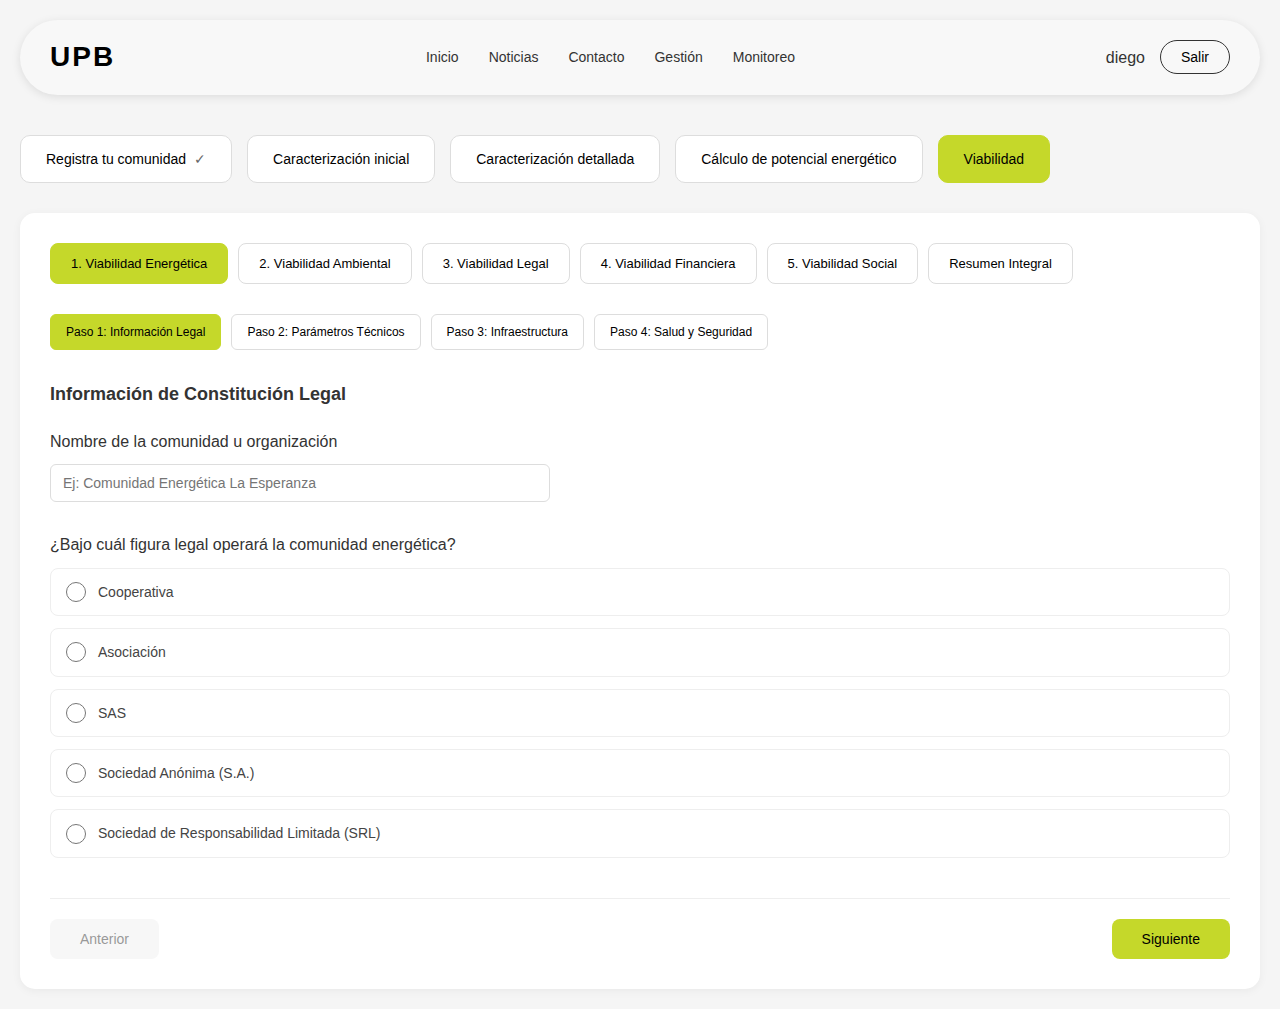
<file: calude.html>
<!DOCTYPE html>
<html lang="es">
<head>
    <meta charset="UTF-8">
    <meta name="viewport" content="width=device-width, initial-scale=1.0">
    <title>UPB - Plataforma de Gestión LNCE</title>
    <link rel="stylesheet" href="styles.css">
</head>
<body>
    <!-- Header / Navbar -->
    <header class="header">
        <div class="header-container">
            <div class="logo">
                <span class="logo-text">UPB</span>
            </div>
            <nav class="main-nav">
                <a href="#" class="nav-link">Inicio</a>
                <a href="#" class="nav-link">Noticias</a>
                <a href="#" class="nav-link">Contacto</a>
                <a href="#" class="nav-link">Gestión</a>
                <a href="#" class="nav-link">Monitoreo</a>
            </nav>
            <div class="user-section">
                <span class="username">diego</span>
                <button class="btn-salir">Salir</button>
            </div>
        </div>
    </header>

    <!-- Main Content -->
    <main class="main-content">
        <!-- Tabs de navegación principal -->
        <div class="main-tabs">
            <button class="main-tab" data-tab="registro">
                Registra tu comunidad <span class="check-icon">✓</span>
            </button>
            <button class="main-tab" data-tab="caracterizacion-inicial">
                Caracterización inicial
            </button>
            <button class="main-tab" data-tab="caracterizacion-detallada">
                Caracterización detallada
            </button>
            <button class="main-tab" data-tab="calculo-potencial">
                Cálculo de potencial energético
            </button>
            <button class="main-tab active" data-tab="viabilidad">
                Viabilidad
            </button>
        </div>

        <!-- Contenido de Caracterización Inicial (OCULTO POR DEFECTO) -->
        <div id="caracterizacion-inicial" class="tab-content">
            <div class="step-tabs">
                <button class="step-tab active" data-step="1">Paso 1: Información de población</button>
                <button class="step-tab" data-step="2">Paso 2: Conectividad y acceso</button>
                <button class="step-tab" data-step="3">Paso 3: Información ambiental</button>
                <button class="step-tab" data-step="4">Paso 4: Conectividad digital</button>
                <button class="step-tab" data-step="5">Paso 5: Modelo de gobernanza</button>
                <button class="step-tab" data-step="6">Paso 6: Intereses comunitarios</button>
                <button class="step-tab" data-step="7">Paso 7: Roles comunitarios</button>
                <button class="step-tab" data-step="8">Paso 8: Demanda energética</button>
            </div>

            <div id="step-1" class="step-content active">
                <h2 class="section-title">Información de la población</h2>
                <div class="question-section">
                    <div class="question-header">
                        <p class="question-text">¿Su comunidad incluye población bajo protección constitucional especial? Puede seleccionar más de una opción (respuesta múltiple).</p>
                        <button class="info-btn" title="Información adicional">ℹ️</button>
                    </div>
                    <div class="checkbox-grid">
                        <label class="checkbox-item">
                            <input type="checkbox" name="poblacion" value="victimas">
                            <span class="checkbox-label">Víctimas del conflicto armado</span>
                        </label>
                        <label class="checkbox-item">
                            <input type="checkbox" name="poblacion" value="sujetos-reparacion">
                            <span class="checkbox-label">Sujetos de reparación colectiva</span>
                        </label>
                        <label class="checkbox-item">
                            <input type="checkbox" name="poblacion" value="reintegracion">
                            <span class="checkbox-label">Personas en reintegración (firmantes de paz)</span>
                        </label>
                        <label class="checkbox-item">
                            <input type="checkbox" name="poblacion" value="comunidades-etnicas">
                            <span class="checkbox-label">Comunidades étnicas</span>
                        </label>
                        <label class="checkbox-item">
                            <input type="checkbox" name="poblacion" value="rural">
                            <span class="checkbox-label">Población rural</span>
                        </label>
                        <label class="checkbox-item">
                            <input type="checkbox" name="poblacion" value="mayores">
                            <span class="checkbox-label">Personas mayores (60+)</span>
                        </label>
                        <label class="checkbox-item">
                            <input type="checkbox" name="poblacion" value="discapacidad">
                            <span class="checkbox-label">Personas con discapacidad</span>
                        </label>
                        <label class="checkbox-item">
                            <input type="checkbox" name="poblacion" value="gestantes">
                            <span class="checkbox-label">Mujeres gestantes o lactantes</span>
                        </label>
                        <label class="checkbox-item">
                            <input type="checkbox" name="poblacion" value="lgbtiq">
                            <span class="checkbox-label">Población LGBTIQ+</span>
                        </label>
                        <label class="checkbox-item">
                            <input type="checkbox" name="poblacion" value="calle">
                            <span class="checkbox-label">Personas en situación de calle</span>
                        </label>
                        <label class="checkbox-item">
                            <input type="checkbox" name="poblacion" value="migrantes">
                            <span class="checkbox-label">Migrantes o refugiados</span>
                        </label>
                        <label class="checkbox-item">
                            <input type="checkbox" name="poblacion" value="estratos">
                            <span class="checkbox-label">Estratos socioeconómicos 1, 2 o 3</span>
                        </label>
                    </div>
                </div>
                <div class="navigation-buttons">
                    <button class="btn btn-secondary" disabled>Anterior</button>
                    <button class="btn btn-primary" onclick="nextStep(2)">Siguiente</button>
                </div>
            </div>

            <div id="step-2" class="step-content">
                <h2 class="section-title">Conectividad y acceso</h2>
                <div class="question-section">
                    <div class="question-header">
                        <p class="question-text">¿Cuál es el tipo de acceso principal a su comunidad?</p>
                        <button class="info-btn" title="Información adicional">ℹ️</button>
                    </div>
                    <div class="radio-group">
                        <label class="radio-item">
                            <input type="radio" name="acceso" value="carretera-pavimentada">
                            <span class="radio-label">Carretera pavimentada</span>
                        </label>
                        <label class="radio-item">
                            <input type="radio" name="acceso" value="carretera-destapada">
                            <span class="radio-label">Carretera destapada</span>
                        </label>
                        <label class="radio-item">
                            <input type="radio" name="acceso" value="camino-herradura">
                            <span class="radio-label">Camino de herradura</span>
                        </label>
                        <label class="radio-item">
                            <input type="radio" name="acceso" value="fluvial">
                            <span class="radio-label">Acceso fluvial</span>
                        </label>
                        <label class="radio-item">
                            <input type="radio" name="acceso" value="aereo">
                            <span class="radio-label">Solo acceso aéreo</span>
                        </label>
                    </div>
                </div>
                <div class="navigation-buttons">
                    <button class="btn btn-secondary" onclick="prevStep(1)">Anterior</button>
                    <button class="btn btn-primary" onclick="nextStep(3)">Siguiente</button>
                </div>
            </div>

            <div id="step-3" class="step-content">
                <h2 class="section-title">Información ambiental</h2>
                <div class="question-section">
                    <div class="question-header">
                        <p class="question-text">¿Qué recursos naturales están disponibles en su comunidad? (Selección múltiple)</p>
                        <button class="info-btn" title="Información adicional">ℹ️</button>
                    </div>
                    <div class="checkbox-grid">
                        <label class="checkbox-item">
                            <input type="checkbox" name="recursos" value="rios">
                            <span class="checkbox-label">Ríos o quebradas</span>
                        </label>
                        <label class="checkbox-item">
                            <input type="checkbox" name="recursos" value="sol">
                            <span class="checkbox-label">Alta radiación solar</span>
                        </label>
                        <label class="checkbox-item">
                            <input type="checkbox" name="recursos" value="viento">
                            <span class="checkbox-label">Vientos constantes</span>
                        </label>
                        <label class="checkbox-item">
                            <input type="checkbox" name="recursos" value="biomasa">
                            <span class="checkbox-label">Biomasa disponible</span>
                        </label>
                    </div>
                </div>
                <div class="navigation-buttons">
                    <button class="btn btn-secondary" onclick="prevStep(2)">Anterior</button>
                    <button class="btn btn-primary" onclick="nextStep(4)">Siguiente</button>
                </div>
            </div>

            <div id="step-4" class="step-content">
                <h2 class="section-title">Conectividad digital</h2>
                <div class="question-section">
                    <div class="question-header">
                        <p class="question-text">¿Qué tipo de conectividad digital tiene su comunidad?</p>
                        <button class="info-btn" title="Información adicional">ℹ️</button>
                    </div>
                    <div class="checkbox-grid">
                        <label class="checkbox-item">
                            <input type="checkbox" name="conectividad" value="internet-fijo">
                            <span class="checkbox-label">Internet fijo</span>
                        </label>
                        <label class="checkbox-item">
                            <input type="checkbox" name="conectividad" value="internet-movil">
                            <span class="checkbox-label">Internet móvil (datos)</span>
                        </label>
                        <label class="checkbox-item">
                            <input type="checkbox" name="conectividad" value="telefonia">
                            <span class="checkbox-label">Telefonía celular</span>
                        </label>
                        <label class="checkbox-item">
                            <input type="checkbox" name="conectividad" value="ninguna">
                            <span class="checkbox-label">Sin conectividad</span>
                        </label>
                    </div>
                </div>
                <div class="navigation-buttons">
                    <button class="btn btn-secondary" onclick="prevStep(3)">Anterior</button>
                    <button class="btn btn-primary" onclick="nextStep(5)">Siguiente</button>
                </div>
            </div>

            <div id="step-5" class="step-content">
                <h2 class="section-title">Modelo de gobernanza</h2>
                <div class="question-section">
                    <div class="question-header">
                        <p class="question-text">¿Bajo cuál figura legal operará o planea operar la comunidad energética?</p>
                        <button class="info-btn" title="Información adicional">ℹ️</button>
                    </div>
                    <div class="radio-group">
                        <label class="radio-item">
                            <input type="radio" name="gobernanza" value="cooperativa">
                            <span class="radio-label">Cooperativa</span>
                        </label>
                        <label class="radio-item">
                            <input type="radio" name="gobernanza" value="asociacion">
                            <span class="radio-label">Asociación</span>
                        </label>
                        <label class="radio-item">
                            <input type="radio" name="gobernanza" value="fundacion">
                            <span class="radio-label">Fundación sin ánimo de lucro</span>
                        </label>
                        <label class="radio-item">
                            <input type="radio" name="gobernanza" value="sas">
                            <span class="radio-label">Sociedad por Acciones Simplificada (SAS)</span>
                        </label>
                        <label class="radio-item">
                            <input type="radio" name="gobernanza" value="no-definido">
                            <span class="radio-label">Aún no está definido</span>
                        </label>
                    </div>
                </div>
                <div class="navigation-buttons">
                    <button class="btn btn-secondary" onclick="prevStep(4)">Anterior</button>
                    <button class="btn btn-primary" onclick="nextStep(6)">Siguiente</button>
                </div>
            </div>

            <div id="step-6" class="step-content">
                <h2 class="section-title">Intereses comunitarios</h2>
                <div class="question-section">
                    <div class="question-header">
                        <p class="question-text">¿Cuáles son las principales motivaciones de la comunidad para conformar una comunidad energética?</p>
                        <button class="info-btn" title="Información adicional">ℹ️</button>
                    </div>
                    <div class="checkbox-grid">
                        <label class="checkbox-item">
                            <input type="checkbox" name="motivaciones" value="reducir-costos">
                            <span class="checkbox-label">Reducir costos de energía</span>
                        </label>
                        <label class="checkbox-item">
                            <input type="checkbox" name="motivaciones" value="confiabilidad">
                            <span class="checkbox-label">Mejorar la confiabilidad del servicio</span>
                        </label>
                        <label class="checkbox-item">
                            <input type="checkbox" name="motivaciones" value="autonomia">
                            <span class="checkbox-label">Incrementar la autonomía energética</span>
                        </label>
                        <label class="checkbox-item">
                            <input type="checkbox" name="motivaciones" value="renovables">
                            <span class="checkbox-label">Usar recursos renovables locales</span>
                        </label>
                    </div>
                </div>
                <div class="navigation-buttons">
                    <button class="btn btn-secondary" onclick="prevStep(5)">Anterior</button>
                    <button class="btn btn-primary" onclick="nextStep(7)">Siguiente</button>
                </div>
            </div>

            <div id="step-7" class="step-content">
                <h2 class="section-title">Roles comunitarios</h2>
                <div class="question-section">
                    <div class="question-header">
                        <p class="question-text">Seleccione cuáles conocimientos tienen las personas de su comunidad</p>
                        <button class="info-btn" title="Información adicional">ℹ️</button>
                    </div>
                    <div class="checkbox-grid">
                        <label class="checkbox-item">
                            <input type="checkbox" name="conocimientos" value="electricidad">
                            <span class="checkbox-label">Electricidad</span>
                        </label>
                        <label class="checkbox-item">
                            <input type="checkbox" name="conocimientos" value="energias-renovables">
                            <span class="checkbox-label">Energías renovables</span>
                        </label>
                        <label class="checkbox-item">
                            <input type="checkbox" name="conocimientos" value="gestion">
                            <span class="checkbox-label">Gestión y finanzas</span>
                        </label>
                        <label class="checkbox-item">
                            <input type="checkbox" name="conocimientos" value="legal">
                            <span class="checkbox-label">Asesoría legal</span>
                        </label>
                    </div>
                </div>
                <div class="navigation-buttons">
                    <button class="btn btn-secondary" onclick="prevStep(6)">Anterior</button>
                    <button class="btn btn-primary" onclick="nextStep(8)">Siguiente</button>
                </div>
            </div>

            <div id="step-8" class="step-content">
                <h2 class="section-title">Demanda energética</h2>
                <div class="question-section">
                    <div class="question-header">
                        <p class="question-text">¿Cuál es el consumo energético mensual aproximado de su comunidad?</p>
                        <button class="info-btn" title="Información adicional">ℹ️</button>
                    </div>
                    <div class="form-group">
                        <label for="consumo">Consumo mensual (kWh)</label>
                        <input type="number" id="consumo" name="consumo" placeholder="Ej: 500">
                    </div>
                    <div class="form-group">
                        <label for="viviendas">Número de viviendas en la comunidad</label>
                        <input type="number" id="viviendas" name="viviendas" placeholder="Ej: 50">
                    </div>
                    <div class="form-group">
                        <label for="establecimientos">Número de establecimientos</label>
                        <input type="number" id="establecimientos" name="establecimientos" placeholder="Ej: 10">
                    </div>
                </div>
                <div class="navigation-buttons">
                    <button class="btn btn-secondary" onclick="prevStep(7)">Anterior</button>
                    <button class="btn btn-primary" onclick="finishCharacterization()">Finalizar</button>
                </div>
            </div>
        </div>

        <!-- Contenido de Registro -->
        <div id="registro" class="tab-content">
            <h2 class="section-title">Registra tu comunidad</h2>
            <p>Contenido del registro de comunidad...</p>
        </div>

        <!-- Contenido de Caracterización Detallada -->
        <div id="caracterizacion-detallada" class="tab-content">
            <h2 class="section-title">Caracterización detallada</h2>
            <p>Contenido de caracterización detallada...</p>
        </div>

        <!-- Contenido de Cálculo de Potencial -->
        <div id="calculo-potencial" class="tab-content">
            <h2 class="section-title">Cálculo de potencial energético</h2>
            <p>Contenido del cálculo de potencial energético...</p>
        </div>

        <!-- Contenido de Viabilidad -->
        <div id="viabilidad" class="tab-content active">
            <!-- Sub-tabs para tipos de viabilidad -->
            <div class="viability-main-tabs">
                <button class="viability-main-tab active" data-viability="energetica">1. Viabilidad Energética</button>
                <button class="viability-main-tab" data-viability="ambiental">2. Viabilidad Ambiental</button>
                <button class="viability-main-tab" data-viability="legal">3. Viabilidad Legal</button>
                <button class="viability-main-tab" data-viability="financiera">4. Viabilidad Financiera</button>
                <button class="viability-main-tab" data-viability="social">5. Viabilidad Social</button>
                <button class="viability-main-tab" data-viability="integral">Resumen Integral</button>
            </div>

            <!-- 1. VIABILIDAD ENERGÉTICA -->
            <div id="energetica" class="viability-content active">
                <div class="viability-steps">
                    <button class="viability-step active" data-step="energia-1">Paso 1: Información Legal</button>
                    <button class="viability-step" data-step="energia-2">Paso 2: Parámetros Técnicos</button>
                    <button class="viability-step" data-step="energia-3">Paso 3: Infraestructura</button>
                    <button class="viability-step" data-step="energia-4">Paso 4: Salud y Seguridad</button>
                </div>

                <!-- Paso 1: Información Legal -->
                <div id="energia-1" class="viability-step-content active">
                    <h3 class="section-subtitle">Información de Constitución Legal</h3>
                    <div class="question-section">
                        <label class="form-label">Nombre de la comunidad u organización</label>
                        <input type="text" name="energia_nombre" class="form-control" placeholder="Ej: Comunidad Energética La Esperanza">
                    </div>
                    <div class="question-section">
                        <label class="form-label">¿Bajo cuál figura legal operará la comunidad energética?</label>
                        <div class="radio-group">
                            <label class="radio-item">
                                <input type="radio" name="energia_figura_legal" value="cooperativa">
                                <span class="radio-label">Cooperativa</span>
                            </label>
                            <label class="radio-item">
                                <input type="radio" name="energia_figura_legal" value="asociacion">
                                <span class="radio-label">Asociación</span>
                            </label>
                            <label class="radio-item">
                                <input type="radio" name="energia_figura_legal" value="sas">
                                <span class="radio-label">SAS</span>
                            </label>
                            <label class="radio-item">
                                <input type="radio" name="energia_figura_legal" value="sa">
                                <span class="radio-label">Sociedad Anónima (S.A.)</span>
                            </label>
                            <label class="radio-item">
                                <input type="radio" name="energia_figura_legal" value="srl">
                                <span class="radio-label">Sociedad de Responsabilidad Limitada (SRL)</span>
                            </label>
                        </div>
                    </div>
                    <div class="navigation-buttons">
                        <button class="btn btn-secondary" onclick="prevViabilityStep('energetica', 'energia-1')" disabled>Anterior</button>
                        <button class="btn btn-primary" onclick="nextViabilityStep('energetica', 'energia-2')">Siguiente</button>
                    </div>
                </div>

                <!-- Paso 2: Parámetros Técnicos -->
                <div id="energia-2" class="viability-step-content">
                    <h3 class="section-subtitle">Parámetros Técnico-Energéticos</h3>
                    <div class="question-section">
                        <label class="form-label">¿La capacidad instalada de la CE supera los 100 kW?</label>
                        <div class="radio-group">
                            <label class="radio-item">
                                <input type="radio" name="energia_capacidad_100" value="si">
                                <span class="radio-label">Sí</span>
                            </label>
                            <label class="radio-item">
                                <input type="radio" name="energia_capacidad_100" value="no">
                                <span class="radio-label">No</span>
                            </label>
                        </div>
                    </div>
                    <div class="question-section">
                        <label class="form-label">Selecciona el nivel de capacidad para realizar mantenimientos</label>
                        <div class="scale-group">
                            <label class="scale-item">
                                <input type="radio" name="energia_mantenimiento" value="1">
                                <span>1 - Muy bajo</span>
                            </label>
                            <label class="scale-item">
                                <input type="radio" name="energia_mantenimiento" value="2">
                                <span>2 - Bajo</span>
                            </label>
                            <label class="scale-item">
                                <input type="radio" name="energia_mantenimiento" value="3">
                                <span>3 - Medio</span>
                            </label>
                            <label class="scale-item">
                                <input type="radio" name="energia_mantenimiento" value="4">
                                <span>4 - Alto</span>
                            </label>
                            <label class="scale-item">
                                <input type="radio" name="energia_mantenimiento" value="5">
                                <span>5 - Muy alto</span>
                            </label>
                        </div>
                    </div>
                    <div class="navigation-buttons">
                        <button class="btn btn-secondary" onclick="prevViabilityStep('energetica', 'energia-2')">Anterior</button>
                        <button class="btn btn-primary" onclick="nextViabilityStep('energetica', 'energia-3')">Siguiente</button>
                    </div>
                </div>

                <!-- Paso 3: Infraestructura -->
                <div id="energia-3" class="viability-step-content">
                    <h3 class="section-subtitle">Revisión de Infraestructura Existente</h3>
                    <div class="question-section">
                        <label class="form-label">Evalúa el estado de la infraestructura existente (0-5)</label>
                        <div class="scale-group">
                            <label class="scale-item">
                                <input type="radio" name="energia_infraestructura" value="0">
                                <span>0 - No existe</span>
                            </label>
                            <label class="scale-item">
                                <input type="radio" name="energia_infraestructura" value="1">
                                <span>1 - Muy mala</span>
                            </label>
                            <label class="scale-item">
                                <input type="radio" name="energia_infraestructura" value="2">
                                <span>2 - Mala</span>
                            </label>
                            <label class="scale-item">
                                <input type="radio" name="energia_infraestructura" value="3">
                                <span>3 - Regular</span>
                            </label>
                            <label class="scale-item">
                                <input type="radio" name="energia_infraestructura" value="4">
                                <span>4 - Buena</span>
                            </label>
                            <label class="scale-item">
                                <input type="radio" name="energia_infraestructura" value="5">
                                <span>5 - Excelente</span>
                            </label>
                        </div>
                    </div>
                    <div class="question-section">
                        <label class="form-label">¿Cómo está distribuida la demanda de energía en la comunidad?</label>
                        <div class="radio-group">
                            <label class="radio-item">
                                <input type="radio" name="energia_dispersion" value="concentrada">
                                <span class="radio-label">Muy concentrada en pocos puntos</span>
                            </label>
                            <label class="radio-item">
                                <input type="radio" name="energia_dispersion" value="media">
                                <span class="radio-label">Medianamente distribuida</span>
                            </label>
                            <label class="radio-item">
                                <input type="radio" name="energia_dispersion" value="dispersa">
                                <span class="radio-label">Muy dispersa en toda la comunidad</span>
                            </label>
                        </div>
                    </div>
                    <div class="navigation-buttons">
                        <button class="btn btn-secondary" onclick="prevViabilityStep('energetica', 'energia-3')">Anterior</button>
                        <button class="btn btn-primary" onclick="nextViabilityStep('energetica', 'energia-4')">Siguiente</button>
                    </div>
                </div>

                <!-- Paso 4: Salud y Seguridad -->
                <div id="energia-4" class="viability-step-content">
                    <h3 class="section-subtitle">Salud y Seguridad en el Sector Eléctrico</h3>
                    <div class="question-section">
                        <label class="form-label">¿Cuenta con certificado del operador de red o distribuidor?</label>
                        <div class="radio-group">
                            <label class="radio-item">
                                <input type="radio" name="energia_certificado_or" value="si">
                                <span class="radio-label">Sí</span>
                            </label>
                            <label class="radio-item">
                                <input type="radio" name="energia_certificado_or" value="en-tramite">
                                <span class="radio-label">En trámite</span>
                            </label>
                            <label class="radio-item">
                                <input type="radio" name="energia_certificado_or" value="no">
                                <span class="radio-label">No</span>
                            </label>
                        </div>
                    </div>
                    <div class="question-section">
                        <label class="form-label">¿Cuenta con contrato de conexión con el operador de red?</label>
                        <div class="radio-group">
                            <label class="radio-item">
                                <input type="radio" name="energia_contrato_or" value="si">
                                <span class="radio-label">Sí</span>
                            </label>
                            <label class="radio-item">
                                <input type="radio" name="energia_contrato_or" value="en-tramite">
                                <span class="radio-label">En trámite</span>
                            </label>
                            <label class="radio-item">
                                <input type="radio" name="energia_contrato_or" value="no">
                                <span class="radio-label">No</span>
                            </label>
                        </div>
                    </div>
                    <div class="navigation-buttons">
                        <button class="btn btn-secondary" onclick="prevViabilityStep('energetica', 'energia-4')">Anterior</button>
                        <button class="btn btn-primary" onclick="calculateViabilityEnergetic()">Calcular Viabilidad Energética</button>
                    </div>
                </div>
            </div>

            <!-- 2. VIABILIDAD AMBIENTAL -->
            <div id="ambiental" class="viability-content">
                <div class="viability-steps">
                    <button class="viability-step active" data-step="ambiental-1">Paso 1: Restricciones Ambientales</button>
                    <button class="viability-step" data-step="ambiental-2">Paso 2: Licenciamiento</button>
                    <button class="viability-step" data-step="ambiental-3">Paso 3: Impactos y Riesgos</button>
                </div>

                <div id="ambiental-1" class="viability-step-content active">
                    <h3 class="section-subtitle">Restricciones Ambientales</h3>
                    <div class="question-section">
                        <label class="form-label">¿La comunidad se ubica en un área con restricción ambiental?</label>
                        <div class="checkbox-grid">
                            <label class="checkbox-item">
                                <input type="checkbox" name="ambiental_restricciones" value="parque-nacional">
                                <span class="checkbox-label">Parque Nacional Natural</span>
                            </label>
                            <label class="checkbox-item">
                                <input type="checkbox" name="ambiental_restricciones" value="reserva-sociedad">
                                <span class="checkbox-label">Reserva Natural de la Sociedad Civil</span>
                            </label>
                            <label class="checkbox-item">
                                <input type="checkbox" name="ambiental_restricciones" value="ramsar">
                                <span class="checkbox-label">Sitios Ramsar</span>
                            </label>
                            <label class="checkbox-item">
                                <input type="checkbox" name="ambiental_restricciones" value="paramo">
                                <span class="checkbox-label">Páramo</span>
                            </label>
                            <label class="checkbox-item">
                                <input type="checkbox" name="ambiental_restricciones" value="humedal">
                                <span class="checkbox-label">Humedal</span>
                            </label>
                            <label class="checkbox-item">
                                <input type="checkbox" name="ambiental_restricciones" value="bosque-seco">
                                <span class="checkbox-label">Bosque Seco</span>
                            </label>
                            <label class="checkbox-item">
                                <input type="checkbox" name="ambiental_restricciones" value="ninguno">
                                <span class="checkbox-label">Ninguno de los anteriores</span>
                            </label>
                        </div>
                    </div>
                    <div class="question-section">
                        <label class="form-label">¿Conoce si el POT/EOT/PBOT permite este tipo de proyecto en la zona?</label>
                        <div class="radio-group">
                            <label class="radio-item">
                                <input type="radio" name="ambiental_pot" value="si">
                                <span class="radio-label">Sí</span>
                            </label>
                            <label class="radio-item">
                                <input type="radio" name="ambiental_pot" value="no">
                                <span class="radio-label">No</span>
                            </label>
                            <label class="radio-item">
                                <input type="radio" name="ambiental_pot" value="no-sabe">
                                <span class="radio-label">No sabe</span>
                            </label>
                        </div>
                    </div>
                    <div class="question-section">
                        <label class="form-label">¿Hay presencia de comunidades étnicas o patrimonio cultural/arqueológico?</label>
                        <div class="radio-group">
                            <label class="radio-item">
                                <input type="radio" name="ambiental_patrimonio" value="si">
                                <span class="radio-label">Sí</span>
                            </label>
                            <label class="radio-item">
                                <input type="radio" name="ambiental_patrimonio" value="no">
                                <span class="radio-label">No</span>
                            </label>
                        </div>
                    </div>
                    <div class="navigation-buttons">
                        <button class="btn btn-secondary" onclick="prevViabilityMainTab('ambiental')" disabled>Anterior</button>
                        <button class="btn btn-primary" onclick="nextViabilityStep('ambiental', 'ambiental-2')">Siguiente</button>
                    </div>
                </div>

                <div id="ambiental-2" class="viability-step-content">
                    <h3 class="section-subtitle">Licenciamiento Ambiental</h3>
                    <div class="question-section">
                        <label class="form-label">¿Cuál es el estado de la Licencia Ambiental?</label>
                        <div class="radio-group">
                            <label class="radio-item">
                                <input type="radio" name="ambiental_licencia_estado" value="otorgada">
                                <span class="radio-label">Ya ha sido otorgada</span>
                            </label>
                            <label class="radio-item">
                                <input type="radio" name="ambiental_licencia_estado" value="en-tramite">
                                <span class="radio-label">En trámite</span>
                            </label>
                            <label class="radio-item">
                                <input type="radio" name="ambiental_licencia_estado" value="planeacion">
                                <span class="radio-label">En planeación</span>
                            </label>
                            <label class="radio-item">
                                <input type="radio" name="ambiental_licencia_estado" value="no-planificado">
                                <span class="radio-label">No se ha planificado</span>
                            </label>
                        </div>
                    </div>
                    <div class="question-section">
                        <label class="form-label">¿Se ha realizado Consulta Previa?</label>
                        <div class="radio-group">
                            <label class="radio-item">
                                <input type="radio" name="ambiental_consulta_previa" value="si">
                                <span class="radio-label">Sí</span>
                            </label>
                            <label class="radio-item">
                                <input type="radio" name="ambiental_consulta_previa" value="en-tramite">
                                <span class="radio-label">En trámite</span>
                            </label>
                            <label class="radio-item">
                                <input type="radio" name="ambiental_consulta_previa" value="no-aplica">
                                <span class="radio-label">No aplica (no hay presencia de etnias)</span>
                            </label>
                        </div>
                    </div>
                    <div class="navigation-buttons">
                        <button class="btn btn-secondary" onclick="prevViabilityStep('ambiental', 'ambiental-2')">Anterior</button>
                        <button class="btn btn-primary" onclick="nextViabilityStep('ambiental', 'ambiental-3')">Siguiente</button>
                    </div>
                </div>

                <div id="ambiental-3" class="viability-step-content">
                    <h3 class="section-subtitle">Impactos y Riesgos Ambientales</h3>
                    <div class="question-section">
                        <label class="form-label">¿La comunidad conoce los impactos ambientales del proyecto?</label>
                        <div class="radio-group">
                            <label class="radio-item">
                                <input type="radio" name="ambiental_conoce_impactos" value="si">
                                <span class="radio-label">Sí</span>
                            </label>
                            <label class="radio-item">
                                <input type="radio" name="ambiental_conoce_impactos" value="parcialmente">
                                <span class="radio-label">Parcialmente</span>
                            </label>
                            <label class="radio-item">
                                <input type="radio" name="ambiental_conoce_impactos" value="no">
                                <span class="radio-label">No</span>
                            </label>
                        </div>
                    </div>
                    <div class="question-section">
                        <label class="form-label">¿La comunidad se ubica en un área con amenazas y/o riesgos ambientales?</label>
                        <div class="checkbox-grid">
                            <label class="checkbox-item">
                                <input type="checkbox" name="ambiental_amenazas" value="inundacion">
                                <span class="checkbox-label">Inundación</span>
                            </label>
                            <label class="checkbox-item">
                                <input type="checkbox" name="ambiental_amenazas" value="deslizamiento">
                                <span class="checkbox-label">Deslizamiento</span>
                            </label>
                            <label class="checkbox-item">
                                <input type="checkbox" name="ambiental_amenazas" value="sequia">
                                <span class="checkbox-label">Sequía</span>
                            </label>
                            <label class="checkbox-item">
                                <input type="checkbox" name="ambiental_amenazas" value="contaminacion">
                                <span class="checkbox-label">Contaminación</span>
                            </label>
                            <label class="checkbox-item">
                                <input type="checkbox" name="ambiental_amenazas" value="ninguna">
                                <span class="checkbox-label">Ninguna identificada</span>
                            </label>
                        </div>
                    </div>
                    <div class="navigation-buttons">
                        <button class="btn btn-secondary" onclick="prevViabilityStep('ambiental', 'ambiental-3')">Anterior</button>
                        <button class="btn btn-primary" onclick="calculateViabilityEnvironmental()">Calcular Viabilidad Ambiental</button>
                    </div>
                </div>
            </div>

            <!-- 3. VIABILIDAD LEGAL -->
            <div id="legal" class="viability-content">
                <div class="viability-steps">
                    <button class="viability-step active" data-step="legal-1">Paso 1: Naturaleza Jurídica</button>
                    <button class="viability-step" data-step="legal-2">Paso 2: Cumplimiento Regulatorio</button>
                </div>

                <div id="legal-1" class="viability-step-content active">
                    <h3 class="section-subtitle">Identificación de Naturaleza Jurídica</h3>
                    <div class="question-section">
                        <label class="form-label">¿Cuenta con documentos de constitución legal?</label>
                        <div class="radio-group">
                            <label class="radio-item">
                                <input type="radio" name="legal_documentos_constitucion" value="si">
                                <span class="radio-label">Sí</span>
                            </label>
                            <label class="radio-item">
                                <input type="radio" name="legal_documentos_constitucion" value="en-tramite">
                                <span class="radio-label">En trámite</span>
                            </label>
                            <label class="radio-item">
                                <input type="radio" name="legal_documentos_constitucion" value="no">
                                <span class="radio-label">No</span>
                            </label>
                        </div>
                    </div>
                    <div class="question-section">
                        <label class="form-label">¿Cuenta con personería jurídica?</label>
                        <div class="radio-group">
                            <label class="radio-item">
                                <input type="radio" name="legal_personeria" value="si">
                                <span class="radio-label">Sí</span>
                            </label>
                            <label class="radio-item">
                                <input type="radio" name="legal_personeria" value="en-tramite">
                                <span class="radio-label">En trámite</span>
                            </label>
                            <label class="radio-item">
                                <input type="radio" name="legal_personeria" value="no">
                                <span class="radio-label">No</span>
                            </label>
                        </div>
                    </div>
                    <div class="navigation-buttons">
                        <button class="btn btn-secondary" onclick="prevViabilityMainTab('legal')" disabled>Anterior</button>
                        <button class="btn btn-primary" onclick="nextViabilityStep('legal', 'legal-2')">Siguiente</button>
                    </div>
                </div>

                <div id="legal-2" class="viability-step-content">
                    <h3 class="section-subtitle">Cumplimiento Técnico-Regulatorio</h3>
                    <div class="question-section">
                        <label class="form-label">¿Cuenta con contrato de conexión con el operador de red?</label>
                        <div class="radio-group">
                            <label class="radio-item">
                                <input type="radio" name="legal_contrato_conexion" value="si">
                                <span class="radio-label">Sí</span>
                            </label>
                            <label class="radio-item">
                                <input type="radio" name="legal_contrato_conexion" value="en-tramite">
                                <span class="radio-label">En trámite</span>
                            </label>
                            <label class="radio-item">
                                <input type="radio" name="legal_contrato_conexion" value="no">
                                <span class="radio-label">No</span>
                            </label>
                        </div>
                    </div>
                    <div class="question-section">
                        <label class="form-label">¿Cuenta con protección al usuario (términos, privacidad, atención de reclamos)?</label>
                        <div class="checkbox-grid">
                            <label class="checkbox-item">
                                <input type="checkbox" name="legal_proteccion_usuario" value="terminos">
                                <span class="checkbox-label">Términos y condiciones</span>
                            </label>
                            <label class="checkbox-item">
                                <input type="checkbox" name="legal_proteccion_usuario" value="privacidad">
                                <span class="checkbox-label">Política de privacidad</span>
                            </label>
                            <label class="checkbox-item">
                                <input type="checkbox" name="legal_proteccion_usuario" value="reclamos">
                                <span class="checkbox-label">Mecanismo de atención de reclamos</span>
                            </label>
                        </div>
                    </div>
                    <div class="navigation-buttons">
                        <button class="btn btn-secondary" onclick="prevViabilityStep('legal', 'legal-2')">Anterior</button>
                        <button class="btn btn-primary" onclick="calculateViabilityLegal()">Calcular Viabilidad Legal</button>
                    </div>
                </div>
            </div>

            <!-- 4. VIABILIDAD FINANCIERA -->
            <div id="financiera" class="viability-content">
                <div class="viability-steps">
                    <button class="viability-step active" data-step="financiera-1">Paso 1: Fuentes de Financiación</button>
                    <button class="viability-step" data-step="financiera-2">Paso 2: Parámetros Financieros</button>
                </div>

                <div id="financiera-1" class="viability-step-content active">
                    <h3 class="section-subtitle">Fuentes de Financiación Disponibles</h3>
                    <div class="question-section">
                        <label class="form-label">¿Con cuáles fuentes de financiación cuenta la comunidad?</label>
                        <div class="checkbox-grid">
                            <label class="checkbox-item">
                                <input type="checkbox" name="financiera_fuentes_estado" value="faer">
                                <span class="checkbox-label">FAER</span>
                            </label>
                            <label class="checkbox-item">
                                <input type="checkbox" name="financiera_fuentes_estado" value="fazni">
                                <span class="checkbox-label">FAZNI</span>
                            </label>
                            <label class="checkbox-item">
                                <input type="checkbox" name="financiera_fuentes_estado" value="prone">
                                <span class="checkbox-label">PRONE</span>
                            </label>
                            <label class="checkbox-item">
                                <input type="checkbox" name="financiera_fuentes_estado" value="fenoge">
                                <span class="checkbox-label">FENOGE</span>
                            </label>
                            <label class="checkbox-item">
                                <input type="checkbox" name="financiera_fuentes_estado" value="sgr">
                                <span class="checkbox-label">Sistema General de Regalías (SGR)</span>
                            </label>
                        </div>
                        <div class="checkbox-grid" style="margin-top: 15px;">
                            <label class="checkbox-item">
                                <input type="checkbox" name="financiera_fuentes_privadas" value="bancolombia">
                                <span class="checkbox-label">Bancolombia</span>
                            </label>
                            <label class="checkbox-item">
                                <input type="checkbox" name="financiera_fuentes_privadas" value="bbva">
                                <span class="checkbox-label">Banco BBVA</span>
                            </label>
                            <label class="checkbox-item">
                                <input type="checkbox" name="financiera_fuentes_privadas" value="bancobogota">
                                <span class="checkbox-label">Banco de Bogotá</span>
                            </label>
                            <label class="checkbox-item">
                                <input type="checkbox" name="financiera_fuentes_privadas" value="bid-bancoldex">
                                <span class="checkbox-label">BID - BANCOLDEX</span>
                            </label>
                            <label class="checkbox-item">
                                <input type="checkbox" name="financiera_fuentes_privadas" value="recursos-propios">
                                <span class="checkbox-label">Recursos propios</span>
                            </label>
                        </div>
                    </div>
                    <div class="navigation-buttons">
                        <button class="btn btn-secondary" onclick="prevViabilityMainTab('financiera')" disabled>Anterior</button>
                        <button class="btn btn-primary" onclick="nextViabilityStep('financiera', 'financiera-2')">Siguiente</button>
                    </div>
                </div>

                <div id="financiera-2" class="viability-step-content">
                    <h3 class="section-subtitle">Parámetros Financieros</h3>
                    <div class="question-section">
                        <label class="form-label">Tarifa actual de energía ($/kWh)</label>
                        <input type="number" name="financiera_tarifa_actual" class="form-control" placeholder="Ej: 650" step="0.01">
                    </div>
                    <div class="question-section">
                        <label class="form-label">Costo de inversión estimado (CAPEX en USD)</label>
                        <input type="number" name="financiera_capex" class="form-control" placeholder="Ej: 50000">
                    </div>
                    <div class="question-section">
                        <label class="form-label">Potencial energético anual (kWh/año)</label>
                        <input type="number" name="financiera_potencial" class="form-control" placeholder="Ej: 120000">
                    </div>
                    <div class="question-section">
                        <label class="form-label">¿Requiere financiamiento (crédito)?</label>
                        <div class="radio-group">
                            <label class="radio-item">
                                <input type="radio" name="financiera_requiere_credito" value="si">
                                <span class="radio-label">Sí</span>
                            </label>
                            <label class="radio-item">
                                <input type="radio" name="financiera_requiere_credito" value="no">
                                <span class="radio-label">No</span>
                            </label>
                        </div>
                    </div>
                    <div class="question-section">
                        <label class="form-label">Tasa de interés mensual (%)</label>
                        <input type="number" name="financiera_tasa_interes" class="form-control" placeholder="Ej: 1.5" step="0.01">
                    </div>
                    <div class="question-section">
                        <label class="form-label">Plazo del crédito (meses)</label>
                        <input type="number" name="financiera_plazo_meses" class="form-control" placeholder="Ej: 60">
                    </div>
                    <div class="navigation-buttons">
                        <button class="btn btn-secondary" onclick="prevViabilityStep('financiera', 'financiera-2')">Anterior</button>
                        <button class="btn btn-primary" onclick="calculateViabilityFinancial()">Calcular Viabilidad Financiera</button>
                    </div>
                </div>
            </div>

            <!-- 5. VIABILIDAD SOCIAL -->
            <div id="social" class="viability-content">
                <div class="viability-steps">
                    <button class="viability-step active" data-step="social-1">Evaluación de Liderazgo</button>
                </div>

                <div id="social-1" class="viability-step-content active">
                    <h3 class="section-subtitle">Evaluación de Competencias de Liderazgo (Escala 1-5)</h3>
                    <div class="leadership-scale">
                        <p style="font-size: 12px; color: #666; margin-bottom: 15px;">1 = Necesito mucha mejora | 5 = Me siento muy competente</p>
                    </div>
                    <div class="question-section">
                        <label class="form-label">Comunicación, claridad y escucha activa</label>
                        <div class="scale-group">
                            <label class="scale-item">
                                <input type="radio" name="social_comunicacion" value="1">
                                <span>1</span>
                            </label>
                            <label class="scale-item">
                                <input type="radio" name="social_comunicacion" value="2">
                                <span>2</span>
                            </label>
                            <label class="scale-item">
                                <input type="radio" name="social_comunicacion" value="3">
                                <span>3</span>
                            </label>
                            <label class="scale-item">
                                <input type="radio" name="social_comunicacion" value="4">
                                <span>4</span>
                            </label>
                            <label class="scale-item">
                                <input type="radio" name="social_comunicacion" value="5">
                                <span>5</span>
                            </label>
                        </div>
                    </div>

                    <div class="question-section">
                        <label class="form-label">Gestión de equipos y delegación</label>
                        <div class="scale-group">
                            <label class="scale-item">
                                <input type="radio" name="social_gestion_equipos" value="1">
                                <span>1</span>
                            </label>
                            <label class="scale-item">
                                <input type="radio" name="social_gestion_equipos" value="2">
                                <span>2</span>
                            </label>
                            <label class="scale-item">
                                <input type="radio" name="social_gestion_equipos" value="3">
                                <span>3</span>
                            </label>
                            <label class="scale-item">
                                <input type="radio" name="social_gestion_equipos" value="4">
                                <span>4</span>
                            </label>
                            <label class="scale-item">
                                <input type="radio" name="social_gestion_equipos" value="5">
                                <span>5</span>
                            </label>
                        </div>
                    </div>

                    <div class="question-section">
                        <label class="form-label">Pensamiento estratégico y visión</label>
                        <div class="scale-group">
                            <label class="scale-item">
                                <input type="radio" name="social_pensamiento_estrategico" value="1">
                                <span>1</span>
                            </label>
                            <label class="scale-item">
                                <input type="radio" name="social_pensamiento_estrategico" value="2">
                                <span>2</span>
                            </label>
                            <label class="scale-item">
                                <input type="radio" name="social_pensamiento_estrategico" value="3">
                                <span>3</span>
                            </label>
                            <label class="scale-item">
                                <input type="radio" name="social_pensamiento_estrategico" value="4">
                                <span>4</span>
                            </label>
                            <label class="scale-item">
                                <input type="radio" name="social_pensamiento_estrategico" value="5">
                                <span>5</span>
                            </label>
                        </div>
                    </div>

                    <div class="question-section">
                        <label class="form-label">Inteligencia emocional en el liderazgo</label>
                        <div class="scale-group">
                            <label class="scale-item">
                                <input type="radio" name="social_inteligencia_emocional" value="1">
                                <span>1</span>
                            </label>
                            <label class="scale-item">
                                <input type="radio" name="social_inteligencia_emocional" value="2">
                                <span>2</span>
                            </label>
                            <label class="scale-item">
                                <input type="radio" name="social_inteligencia_emocional" value="3">
                                <span>3</span>
                            </label>
                            <label class="scale-item">
                                <input type="radio" name="social_inteligencia_emocional" value="4">
                                <span>4</span>
                            </label>
                            <label class="scale-item">
                                <input type="radio" name="social_inteligencia_emocional" value="5">
                                <span>5</span>
                            </label>
                        </div>
                    </div>

                    <div class="question-section">
                        <label class="form-label">Resolución de problemas</label>
                        <div class="scale-group">
                            <label class="scale-item">
                                <input type="radio" name="social_resolucion_problemas" value="1">
                                <span>1</span>
                            </label>
                            <label class="scale-item">
                                <input type="radio" name="social_resolucion_problemas" value="2">
                                <span>2</span>
                            </label>
                            <label class="scale-item">
                                <input type="radio" name="social_resolucion_problemas" value="3">
                                <span>3</span>
                            </label>
                            <label class="scale-item">
                                <input type="radio" name="social_resolucion_problemas" value="4">
                                <span>4</span>
                            </label>
                            <label class="scale-item">
                                <input type="radio" name="social_resolucion_problemas" value="5">
                                <span>5</span>
                            </label>
                        </div>
                    </div>

                    <div class="navigation-buttons">
                        <button class="btn btn-secondary" onclick="prevViabilityMainTab('social')" disabled>Anterior</button>
                        <button class="btn btn-primary" onclick="calculateViabilitySocial()">Calcular Viabilidad Social</button>
                    </div>
                </div>
            </div>

            <!-- 6. RESUMEN INTEGRAL -->
            <div id="integral" class="viability-content">
                <h3 class="section-subtitle">Resumen Integral de Viabilidad</h3>
                <div id="viability-results-summary" style="display:none;">
                    <div class="viability-score-container">
                        <div class="overall-score">
                            <span class="score-value" id="overall-score">--</span>
                            <span class="score-label">Viabilidad General</span>
                        </div>
                    </div>
                    <div class="viability-breakdown">
                        <div class="breakdown-item">
                            <span class="breakdown-label">Viabilidad Energética</span>
                            <div class="breakdown-progress">
                                <div class="breakdown-bar" id="score-energetica"></div>
                            </div>
                            <span class="breakdown-score" id="score-energetica-text">--</span>
                        </div>
                        <div class="breakdown-item">
                            <span class="breakdown-label">Viabilidad Ambiental</span>
                            <div class="breakdown-progress">
                                <div class="breakdown-bar" id="score-ambiental"></div>
                            </div>
                            <span class="breakdown-score" id="score-ambiental-text">--</span>
                        </div>
                        <div class="breakdown-item">
                            <span class="breakdown-label">Viabilidad Legal</span>
                            <div class="breakdown-progress">
                                <div class="breakdown-bar" id="score-legal"></div>
                            </div>
                            <span class="breakdown-score" id="score-legal-text">--</span>
                        </div>
                        <div class="breakdown-item">
                            <span class="breakdown-label">Viabilidad Financiera</span>
                            <div class="breakdown-progress">
                                <div class="breakdown-bar" id="score-financiera"></div>
                            </div>
                            <span class="breakdown-score" id="score-financiera-text">--</span>
                        </div>
                        <div class="breakdown-item">
                            <span class="breakdown-label">Viabilidad Social</span>
                            <div class="breakdown-progress">
                                <div class="breakdown-bar" id="score-social"></div>
                            </div>
                            <span class="breakdown-score" id="score-social-text">--</span>
                        </div>
                    </div>
                    <div id="viability-recommendation" style="margin-top: 30px;"></div>
                </div>
                <div id="viability-no-data" style="text-align: center; padding: 40px;">
                    <p style="font-size: 16px; color: #666; margin-bottom: 20px;">
                        Complete todas las evaluaciones de viabilidad para ver el resumen integral
                    </p>
                    <button class="btn btn-primary" onclick="switchViabilityTab('energetica')">
                        Comenzar con Viabilidad Energética
                    </button>
                </div>
            </div>
        </div>
    </main>

    <script src="app.js"></script>
</body>
</html>
</file>
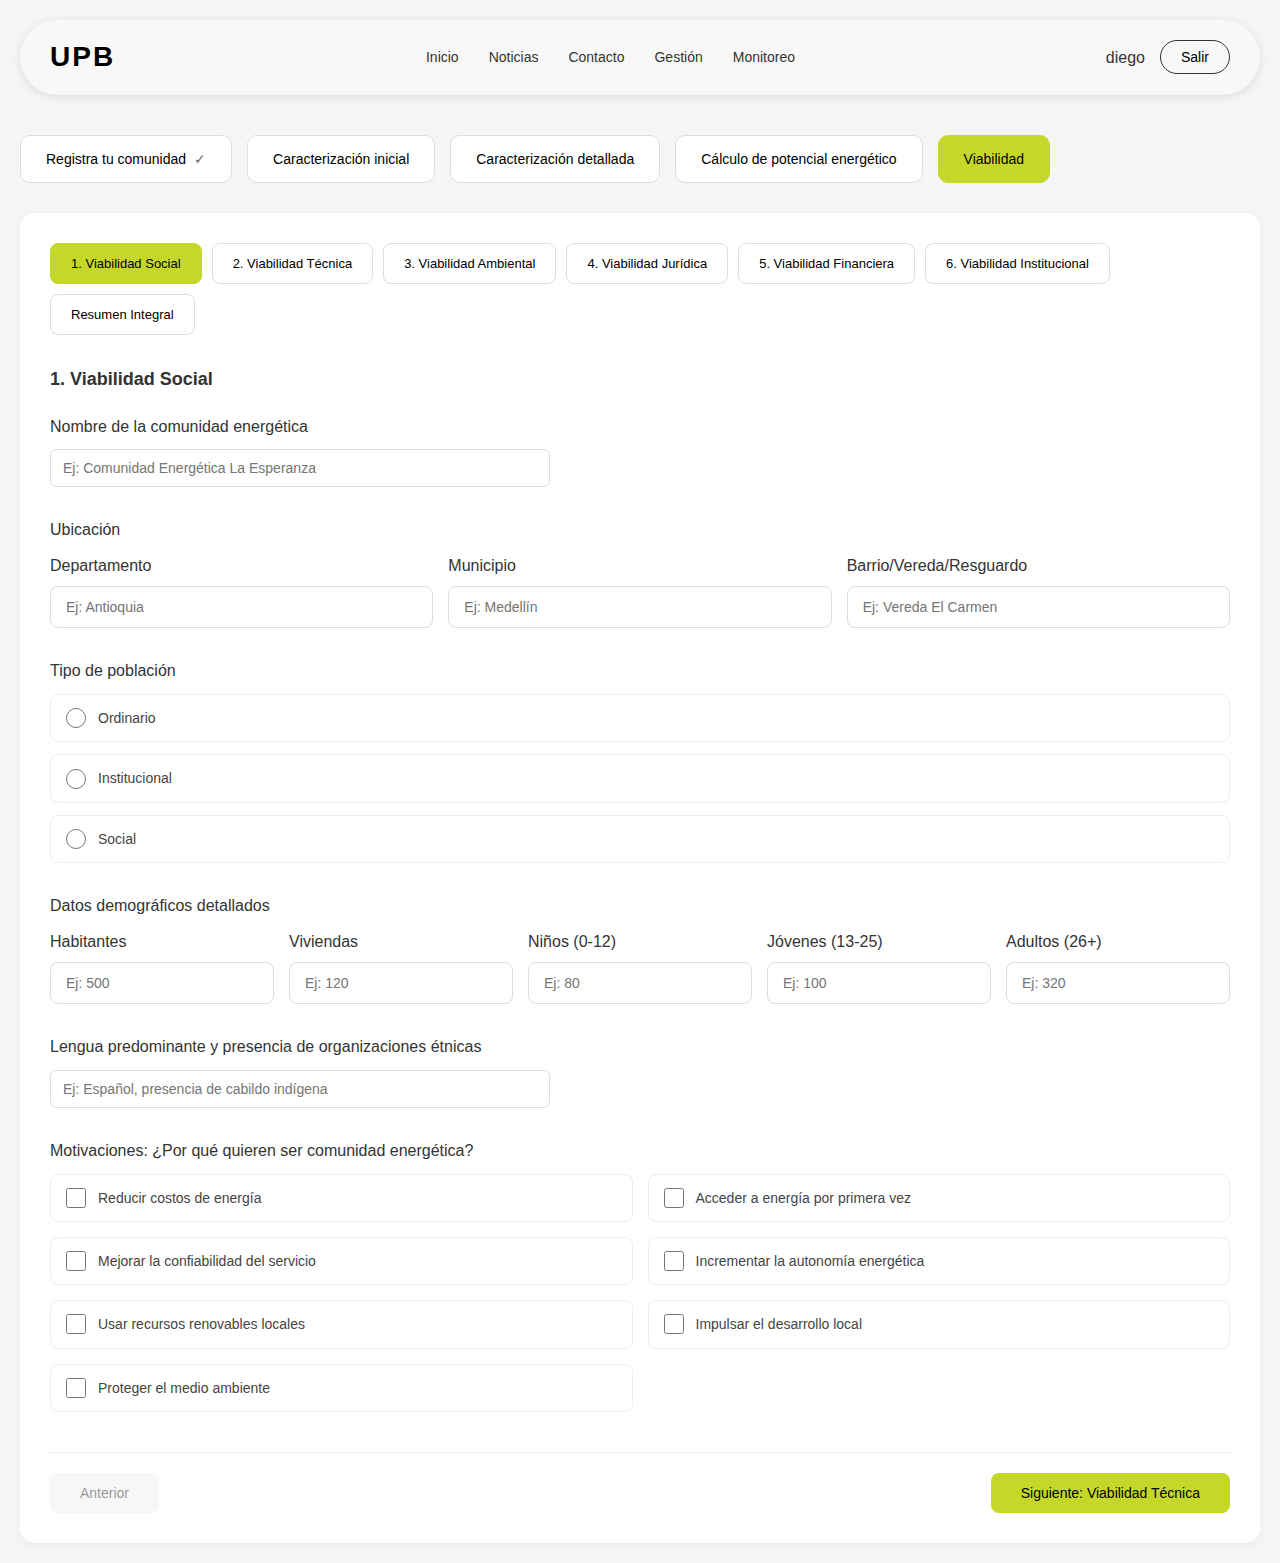
<file: gemini.html>
<!DOCTYPE html>
<html lang="es">
<head>
    <meta charset="UTF-8">
    <meta name="viewport" content="width=device-width, initial-scale=1.0">
    <title>UPB - Plataforma de Gestión LNCE</title>
    <link rel="stylesheet" href="styles.css">
</head>
<body>
    <!-- Header / Navbar -->
    <header class="header">
        <div class="header-container">
            <div class="logo">
                <span class="logo-text">UPB</span>
            </div>
            <nav class="main-nav">
                <a href="#" class="nav-link">Inicio</a>
                <a href="#" class="nav-link">Noticias</a>
                <a href="#" class="nav-link">Contacto</a>
                <a href="#" class="nav-link">Gestión</a>
                <a href="#" class="nav-link">Monitoreo</a>
            </nav>
            <div class="user-section">
                <span class="username">diego</span>
                <button class="btn-salir">Salir</button>
            </div>
        </div>
    </header>

    <!-- Main Content -->
    <main class="main-content">
        <!-- Tabs de navegación principal -->
        <div class="main-tabs">
            <button class="main-tab" data-tab="registro">
                Registra tu comunidad <span class="check-icon">✓</span>
            </button>
            <button class="main-tab" data-tab="caracterizacion-inicial">
                Caracterización inicial
            </button>
            <button class="main-tab" data-tab="caracterizacion-detallada">
                Caracterización detallada
            </button>
            <button class="main-tab" data-tab="calculo-potencial">
                Cálculo de potencial energético
            </button>
            <button class="main-tab active" data-tab="viabilidad">
                Viabilidad
            </button>
        </div>

        <!-- Contenido de Caracterización Inicial (OCULTO POR DEFECTO) -->
        <div id="caracterizacion-inicial" class="tab-content">
            <div class="step-tabs">
                <button class="step-tab active" data-step="1">Paso 1: Información de población</button>
                <button class="step-tab" data-step="2">Paso 2: Conectividad y acceso</button>
                <button class="step-tab" data-step="3">Paso 3: Información ambiental</button>
                <button class="step-tab" data-step="4">Paso 4: Conectividad digital</button>
                <button class="step-tab" data-step="5">Paso 5: Modelo de gobernanza</button>
                <button class="step-tab" data-step="6">Paso 6: Intereses comunitarios</button>
                <button class="step-tab" data-step="7">Paso 7: Roles comunitarios</button>
                <button class="step-tab" data-step="8">Paso 8: Demanda energética</button>
            </div>

            <div id="step-1" class="step-content active">
                <h2 class="section-title">Información de la población</h2>
                <div class="question-section">
                    <div class="question-header">
                        <p class="question-text">¿Su comunidad incluye población bajo protección constitucional especial? Puede seleccionar más de una opción (respuesta múltiple).</p>
                        <button class="info-btn" title="Información adicional">ℹ️</button>
                    </div>
                    <div class="checkbox-grid">
                        <label class="checkbox-item">
                            <input type="checkbox" name="poblacion" value="victimas">
                            <span class="checkbox-label">Víctimas del conflicto armado</span>
                        </label>
                        <label class="checkbox-item">
                            <input type="checkbox" name="poblacion" value="sujetos-reparacion">
                            <span class="checkbox-label">Sujetos de reparación colectiva</span>
                        </label>
                        <label class="checkbox-item">
                            <input type="checkbox" name="poblacion" value="reintegracion">
                            <span class="checkbox-label">Personas en reintegración (firmantes de paz)</span>
                        </label>
                        <label class="checkbox-item">
                            <input type="checkbox" name="poblacion" value="comunidades-etnicas">
                            <span class="checkbox-label">Comunidades étnicas</span>
                        </label>
                        <label class="checkbox-item">
                            <input type="checkbox" name="poblacion" value="rural">
                            <span class="checkbox-label">Población rural</span>
                        </label>
                        <label class="checkbox-item">
                            <input type="checkbox" name="poblacion" value="mayores">
                            <span class="checkbox-label">Personas mayores (60+)</span>
                        </label>
                        <label class="checkbox-item">
                            <input type="checkbox" name="poblacion" value="discapacidad">
                            <span class="checkbox-label">Personas con discapacidad</span>
                        </label>
                        <label class="checkbox-item">
                            <input type="checkbox" name="poblacion" value="gestantes">
                            <span class="checkbox-label">Mujeres gestantes o lactantes</span>
                        </label>
                        <label class="checkbox-item">
                            <input type="checkbox" name="poblacion" value="lgbtiq">
                            <span class="checkbox-label">Población LGBTIQ+</span>
                        </label>
                        <label class="checkbox-item">
                            <input type="checkbox" name="poblacion" value="calle">
                            <span class="checkbox-label">Personas en situación de calle</span>
                        </label>
                        <label class="checkbox-item">
                            <input type="checkbox" name="poblacion" value="migrantes">
                            <span class="checkbox-label">Migrantes o refugiados</span>
                        </label>
                        <label class="checkbox-item">
                            <input type="checkbox" name="poblacion" value="estratos">
                            <span class="checkbox-label">Estratos socioeconómicos 1, 2 o 3</span>
                        </label>
                    </div>
                </div>
                <div class="navigation-buttons">
                    <button class="btn btn-secondary" disabled>Anterior</button>
                    <button class="btn btn-primary" onclick="nextStep(2)">Siguiente</button>
                </div>
            </div>

            <div id="step-2" class="step-content">
                <h2 class="section-title">Conectividad y acceso</h2>
                <div class="question-section">
                    <div class="question-header">
                        <p class="question-text">¿Cuál es el tipo de acceso principal a su comunidad?</p>
                        <button class="info-btn" title="Información adicional">ℹ️</button>
                    </div>
                    <div class="radio-group">
                        <label class="radio-item">
                            <input type="radio" name="acceso" value="carretera-pavimentada">
                            <span class="radio-label">Carretera pavimentada</span>
                        </label>
                        <label class="radio-item">
                            <input type="radio" name="acceso" value="carretera-destapada">
                            <span class="radio-label">Carretera destapada</span>
                        </label>
                        <label class="radio-item">
                            <input type="radio" name="acceso" value="camino-herradura">
                            <span class="radio-label">Camino de herradura</span>
                        </label>
                        <label class="radio-item">
                            <input type="radio" name="acceso" value="fluvial">
                            <span class="radio-label">Acceso fluvial</span>
                        </label>
                        <label class="radio-item">
                            <input type="radio" name="acceso" value="aereo">
                            <span class="radio-label">Solo acceso aéreo</span>
                        </label>
                    </div>
                </div>
                <div class="navigation-buttons">
                    <button class="btn btn-secondary" onclick="prevStep(1)">Anterior</button>
                    <button class="btn btn-primary" onclick="nextStep(3)">Siguiente</button>
                </div>
            </div>

            <div id="step-3" class="step-content">
                <h2 class="section-title">Información ambiental</h2>
                <div class="question-section">
                    <div class="question-header">
                        <p class="question-text">¿Qué recursos naturales están disponibles en su comunidad? (Selección múltiple)</p>
                        <button class="info-btn" title="Información adicional">ℹ️</button>
                    </div>
                    <div class="checkbox-grid">
                        <label class="checkbox-item">
                            <input type="checkbox" name="recursos" value="rios">
                            <span class="checkbox-label">Ríos o quebradas</span>
                        </label>
                        <label class="checkbox-item">
                            <input type="checkbox" name="recursos" value="sol">
                            <span class="checkbox-label">Alta radiación solar</span>
                        </label>
                        <label class="checkbox-item">
                            <input type="checkbox" name="recursos" value="viento">
                            <span class="checkbox-label">Vientos constantes</span>
                        </label>
                        <label class="checkbox-item">
                            <input type="checkbox" name="recursos" value="biomasa">
                            <span class="checkbox-label">Biomasa disponible</span>
                        </label>
                    </div>
                </div>
                <div class="navigation-buttons">
                    <button class="btn btn-secondary" onclick="prevStep(2)">Anterior</button>
                    <button class="btn btn-primary" onclick="nextStep(4)">Siguiente</button>
                </div>
            </div>

            <div id="step-4" class="step-content">
                <h2 class="section-title">Conectividad digital</h2>
                <div class="question-section">
                    <div class="question-header">
                        <p class="question-text">¿Qué tipo de conectividad digital tiene su comunidad?</p>
                        <button class="info-btn" title="Información adicional">ℹ️</button>
                    </div>
                    <div class="checkbox-grid">
                        <label class="checkbox-item">
                            <input type="checkbox" name="conectividad" value="internet-fijo">
                            <span class="checkbox-label">Internet fijo</span>
                        </label>
                        <label class="checkbox-item">
                            <input type="checkbox" name="conectividad" value="internet-movil">
                            <span class="checkbox-label">Internet móvil (datos)</span>
                        </label>
                        <label class="checkbox-item">
                            <input type="checkbox" name="conectividad" value="telefonia">
                            <span class="checkbox-label">Telefonía celular</span>
                        </label>
                        <label class="checkbox-item">
                            <input type="checkbox" name="conectividad" value="ninguna">
                            <span class="checkbox-label">Sin conectividad</span>
                        </label>
                    </div>
                </div>
                <div class="navigation-buttons">
                    <button class="btn btn-secondary" onclick="prevStep(3)">Anterior</button>
                    <button class="btn btn-primary" onclick="nextStep(5)">Siguiente</button>
                </div>
            </div>

            <div id="step-5" class="step-content">
                <h2 class="section-title">Modelo de gobernanza</h2>
                <div class="question-section">
                    <div class="question-header">
                        <p class="question-text">¿Bajo cuál figura legal operará o planea operar la comunidad energética?</p>
                        <button class="info-btn" title="Información adicional">ℹ️</button>
                    </div>
                    <div class="radio-group">
                        <label class="radio-item">
                            <input type="radio" name="gobernanza" value="cooperativa">
                            <span class="radio-label">Cooperativa</span>
                        </label>
                        <label class="radio-item">
                            <input type="radio" name="gobernanza" value="asociacion">
                            <span class="radio-label">Asociación</span>
                        </label>
                        <label class="radio-item">
                            <input type="radio" name="gobernanza" value="fundacion">
                            <span class="radio-label">Fundación sin ánimo de lucro</span>
                        </label>
                        <label class="radio-item">
                            <input type="radio" name="gobernanza" value="sas">
                            <span class="radio-label">Sociedad por Acciones Simplificada (SAS)</span>
                        </label>
                        <label class="radio-item">
                            <input type="radio" name="gobernanza" value="no-definido">
                            <span class="radio-label">Aún no está definido</span>
                        </label>
                    </div>
                </div>
                <div class="navigation-buttons">
                    <button class="btn btn-secondary" onclick="prevStep(4)">Anterior</button>
                    <button class="btn btn-primary" onclick="nextStep(6)">Siguiente</button>
                </div>
            </div>

            <div id="step-6" class="step-content">
                <h2 class="section-title">Intereses comunitarios</h2>
                <div class="question-section">
                    <div class="question-header">
                        <p class="question-text">¿Cuáles son las principales motivaciones de la comunidad para conformar una comunidad energética?</p>
                        <button class="info-btn" title="Información adicional">ℹ️</button>
                    </div>
                    <div class="checkbox-grid">
                        <label class="checkbox-item">
                            <input type="checkbox" name="motivaciones" value="reducir-costos">
                            <span class="checkbox-label">Reducir costos de energía</span>
                        </label>
                        <label class="checkbox-item">
                            <input type="checkbox" name="motivaciones" value="confiabilidad">
                            <span class="checkbox-label">Mejorar la confiabilidad del servicio</span>
                        </label>
                        <label class="checkbox-item">
                            <input type="checkbox" name="motivaciones" value="autonomia">
                            <span class="checkbox-label">Incrementar la autonomía energética</span>
                        </label>
                        <label class="checkbox-item">
                            <input type="checkbox" name="motivaciones" value="renovables">
                            <span class="checkbox-label">Usar recursos renovables locales</span>
                        </label>
                    </div>
                </div>
                <div class="navigation-buttons">
                    <button class="btn btn-secondary" onclick="prevStep(5)">Anterior</button>
                    <button class="btn btn-primary" onclick="nextStep(7)">Siguiente</button>
                </div>
            </div>

            <div id="step-7" class="step-content">
                <h2 class="section-title">Roles comunitarios</h2>
                <div class="question-section">
                    <div class="question-header">
                        <p class="question-text">Seleccione cuáles conocimientos tienen las personas de su comunidad</p>
                        <button class="info-btn" title="Información adicional">ℹ️</button>
                    </div>
                    <div class="checkbox-grid">
                        <label class="checkbox-item">
                            <input type="checkbox" name="conocimientos" value="electricidad">
                            <span class="checkbox-label">Electricidad</span>
                        </label>
                        <label class="checkbox-item">
                            <input type="checkbox" name="conocimientos" value="energias-renovables">
                            <span class="checkbox-label">Energías renovables</span>
                        </label>
                        <label class="checkbox-item">
                            <input type="checkbox" name="conocimientos" value="gestion">
                            <span class="checkbox-label">Gestión y finanzas</span>
                        </label>
                        <label class="checkbox-item">
                            <input type="checkbox" name="conocimientos" value="legal">
                            <span class="checkbox-label">Asesoría legal</span>
                        </label>
                    </div>
                </div>
                <div class="navigation-buttons">
                    <button class="btn btn-secondary" onclick="prevStep(6)">Anterior</button>
                    <button class="btn btn-primary" onclick="nextStep(8)">Siguiente</button>
                </div>
            </div>

            <div id="step-8" class="step-content">
                <h2 class="section-title">Demanda energética</h2>
                <div class="question-section">
                    <div class="question-header">
                        <p class="question-text">¿Cuál es el consumo energético mensual aproximado de su comunidad?</p>
                        <button class="info-btn" title="Información adicional">ℹ️</button>
                    </div>
                    <div class="form-group">
                        <label for="consumo">Consumo mensual (kWh)</label>
                        <input type="number" id="consumo" name="consumo" placeholder="Ej: 500">
                    </div>
                    <div class="form-group">
                        <label for="viviendas">Número de viviendas en la comunidad</label>
                        <input type="number" id="viviendas" name="viviendas" placeholder="Ej: 50">
                    </div>
                    <div class="form-group">
                        <label for="establecimientos">Número de establecimientos</label>
                        <input type="number" id="establecimientos" name="establecimientos" placeholder="Ej: 10">
                    </div>
                </div>
                <div class="navigation-buttons">
                    <button class="btn btn-secondary" onclick="prevStep(7)">Anterior</button>
                    <button class="btn btn-primary" onclick="finishCharacterization()">Finalizar</button>
                </div>
            </div>
        </div>

        <!-- Contenido de Registro -->
        <div id="registro" class="tab-content">
            <h2 class="section-title">Registra tu comunidad</h2>
            <p>Contenido del registro de comunidad...</p>
        </div>

        <!-- Contenido de Caracterización Detallada -->
        <div id="caracterizacion-detallada" class="tab-content">
            <h2 class="section-title">Caracterización detallada</h2>
            <p>Contenido de caracterización detallada...</p>
        </div>

        <!-- Contenido de Cálculo de Potencial -->
        <div id="calculo-potencial" class="tab-content">
            <h2 class="section-title">Cálculo de potencial energético</h2>
            <p>Contenido del cálculo de potencial energético...</p>
        </div>

        <!-- Contenido de Viabilidad -->
        <div id="viabilidad" class="tab-content active">
            <!-- Sub-tabs para tipos de viabilidad -->
            <div class="viability-main-tabs">
                <button class="viability-main-tab active" data-viability="social">1. Viabilidad Social</button>
                <button class="viability-main-tab" data-viability="tecnica">2. Viabilidad Técnica</button>
                <button class="viability-main-tab" data-viability="ambiental">3. Viabilidad Ambiental</button>
                <button class="viability-main-tab" data-viability="juridica">4. Viabilidad Jurídica</button>
                <button class="viability-main-tab" data-viability="financiera">5. Viabilidad Financiera</button>
                <button class="viability-main-tab" data-viability="institucional">6. Viabilidad Institucional</button>
                <button class="viability-main-tab" data-viability="integral">Resumen Integral</button>
            </div>

            <!-- 1. VIABILIDAD SOCIAL -->
            <div id="social" class="viability-content active">
                <h3 class="section-subtitle">1. Viabilidad Social</h3>

                <!-- soc_01: Nombre de la comunidad energética -->
                <div class="question-section">
                    <label class="form-label">Nombre de la comunidad energética</label>
                    <input type="text" name="soc_01" class="form-control" placeholder="Ej: Comunidad Energética La Esperanza">
                </div>

                <!-- soc_02: Ubicación -->
                <div class="question-section">
                    <label class="form-label">Ubicación</label>
                    <div class="form-row">
                        <div class="form-group">
                            <label>Departamento</label>
                            <input type="text" name="soc_02_departamento" class="form-control" placeholder="Ej: Antioquia">
                        </div>
                        <div class="form-group">
                            <label>Municipio</label>
                            <input type="text" name="soc_02_municipio" class="form-control" placeholder="Ej: Medellín">
                        </div>
                        <div class="form-group">
                            <label>Barrio/Vereda/Resguardo</label>
                            <input type="text" name="soc_02_barrio" class="form-control" placeholder="Ej: Vereda El Carmen">
                        </div>
                    </div>
                </div>

                <!-- soc_03: Tipo de población -->
                <div class="question-section">
                    <label class="form-label">Tipo de población</label>
                    <div class="radio-group">
                        <label class="radio-item">
                            <input type="radio" name="soc_03" value="ordinario">
                            <span class="radio-label">Ordinario</span>
                        </label>
                        <label class="radio-item">
                            <input type="radio" name="soc_03" value="institucional">
                            <span class="radio-label">Institucional</span>
                        </label>
                        <label class="radio-item">
                            <input type="radio" name="soc_03" value="social">
                            <span class="radio-label">Social</span>
                        </label>
                    </div>
                </div>

                <!-- soc_04: Datos demográficos -->
                <div class="question-section">
                    <label class="form-label">Datos demográficos detallados</label>
                    <div class="form-row">
                        <div class="form-group">
                            <label>Habitantes</label>
                            <input type="number" name="soc_04_habitantes" class="form-control" placeholder="Ej: 500">
                        </div>
                        <div class="form-group">
                            <label>Viviendas</label>
                            <input type="number" name="soc_04_viviendas" class="form-control" placeholder="Ej: 120">
                        </div>
                        <div class="form-group">
                            <label>Niños (0-12)</label>
                            <input type="number" name="soc_04_ninos" class="form-control" placeholder="Ej: 80">
                        </div>
                        <div class="form-group">
                            <label>Jóvenes (13-25)</label>
                            <input type="number" name="soc_04_jovenes" class="form-control" placeholder="Ej: 100">
                        </div>
                        <div class="form-group">
                            <label>Adultos (26+)</label>
                            <input type="number" name="soc_04_adultos" class="form-control" placeholder="Ej: 320">
                        </div>
                    </div>
                </div>

                <!-- soc_05: Lengua y organizaciones étnicas -->
                <div class="question-section">
                    <label class="form-label">Lengua predominante y presencia de organizaciones étnicas</label>
                    <input type="text" name="soc_05" class="form-control" placeholder="Ej: Español, presencia de cabildo indígena">
                </div>

                <!-- soc_06: Motivaciones -->
                <div class="question-section">
                    <label class="form-label">Motivaciones: ¿Por qué quieren ser comunidad energética?</label>
                    <div class="checkbox-grid">
                        <label class="checkbox-item">
                            <input type="checkbox" name="soc_06" value="reducir-costos">
                            <span class="checkbox-label">Reducir costos de energía</span>
                        </label>
                        <label class="checkbox-item">
                            <input type="checkbox" name="soc_06" value="acceso-energia">
                            <span class="checkbox-label">Acceder a energía por primera vez</span>
                        </label>
                        <label class="checkbox-item">
                            <input type="checkbox" name="soc_06" value="confiabilidad">
                            <span class="checkbox-label">Mejorar la confiabilidad del servicio</span>
                        </label>
                        <label class="checkbox-item">
                            <input type="checkbox" name="soc_06" value="autonomia">
                            <span class="checkbox-label">Incrementar la autonomía energética</span>
                        </label>
                        <label class="checkbox-item">
                            <input type="checkbox" name="soc_06" value="renovables">
                            <span class="checkbox-label">Usar recursos renovables locales</span>
                        </label>
                        <label class="checkbox-item">
                            <input type="checkbox" name="soc_06" value="desarrollo-local">
                            <span class="checkbox-label">Impulsar el desarrollo local</span>
                        </label>
                        <label class="checkbox-item">
                            <input type="checkbox" name="soc_06" value="medio-ambiente">
                            <span class="checkbox-label">Proteger el medio ambiente</span>
                        </label>
                    </div>
                </div>

                <div class="navigation-buttons">
                    <button class="btn btn-secondary" disabled>Anterior</button>
                    <button class="btn btn-primary" onclick="switchViabilityTab('tecnica')">Siguiente: Viabilidad Técnica</button>
                </div>
            </div>

            <!-- 2. VIABILIDAD TÉCNICA -->
            <div id="tecnica" class="viability-content">
                <h3 class="section-subtitle">2. Viabilidad Técnica</h3>

                <!-- tec_01: Coordenadas GPS y Altitud -->
                <div class="question-section">
                    <label class="form-label">Coordenadas GPS y Altitud</label>
                    <div class="form-row">
                        <div class="form-group">
                            <label>Latitud</label>
                            <input type="text" name="tec_01_latitud" class="form-control" placeholder="Ej: 6.2442">
                        </div>
                        <div class="form-group">
                            <label>Longitud</label>
                            <input type="text" name="tec_01_longitud" class="form-control" placeholder="Ej: -75.5812">
                        </div>
                        <div class="form-group">
                            <label>Altitud (msnm)</label>
                            <input type="number" name="tec_01_altitud" class="form-control" placeholder="Ej: 1500">
                        </div>
                    </div>
                </div>

                <!-- tec_02: Estado de conexión al SIN o ZNI -->
                <div class="question-section">
                    <label class="form-label">Estado de conexión al Sistema Interconectado Nacional (SIN) o Zona No Interconectada (ZNI)</label>
                    <div class="radio-group">
                        <label class="radio-item">
                            <input type="radio" name="tec_02" value="sin-conectado">
                            <span class="radio-label">Conectado al SIN</span>
                        </label>
                        <label class="radio-item">
                            <input type="radio" name="tec_02" value="zni">
                            <span class="radio-label">Zona No Interconectada (ZNI)</span>
                        </label>
                        <label class="radio-item">
                            <input type="radio" name="tec_02" value="sin-servicio">
                            <span class="radio-label">Sin servicio eléctrico</span>
                        </label>
                    </div>
                </div>

                <!-- tec_03: Consumo de energía -->
                <div class="question-section">
                    <label class="form-label">Consumo de energía</label>
                    <div class="form-row">
                        <div class="form-group">
                            <label>Consumo mensual (kWh)</label>
                            <input type="number" name="tec_03_kwh" class="form-control" placeholder="Ej: 500">
                        </div>
                        <div class="form-group">
                            <label>Costo mensual ($)</label>
                            <input type="number" name="tec_03_costo" class="form-control" placeholder="Ej: 150000">
                        </div>
                    </div>
                </div>

                <!-- tec_04: Inventario de energéticos -->
                <div class="question-section">
                    <label class="form-label">Inventario de energéticos utilizados actualmente</label>
                    <div class="checkbox-grid">
                        <label class="checkbox-item">
                            <input type="checkbox" name="tec_04" value="lena">
                            <span class="checkbox-label">Leña</span>
                        </label>
                        <label class="checkbox-item">
                            <input type="checkbox" name="tec_04" value="gas-propano">
                            <span class="checkbox-label">Gas propano (cilindro)</span>
                        </label>
                        <label class="checkbox-item">
                            <input type="checkbox" name="tec_04" value="gas-natural">
                            <span class="checkbox-label">Gas natural</span>
                        </label>
                        <label class="checkbox-item">
                            <input type="checkbox" name="tec_04" value="carbon">
                            <span class="checkbox-label">Carbón</span>
                        </label>
                        <label class="checkbox-item">
                            <input type="checkbox" name="tec_04" value="diesel">
                            <span class="checkbox-label">Diésel/ACPM</span>
                        </label>
                        <label class="checkbox-item">
                            <input type="checkbox" name="tec_04" value="gasolina">
                            <span class="checkbox-label">Gasolina</span>
                        </label>
                        <label class="checkbox-item">
                            <input type="checkbox" name="tec_04" value="velas">
                            <span class="checkbox-label">Velas/Mecheros</span>
                        </label>
                        <label class="checkbox-item">
                            <input type="checkbox" name="tec_04" value="baterias">
                            <span class="checkbox-label">Baterías/Pilas</span>
                        </label>
                    </div>
                </div>

                <!-- tec_05: Inventario de equipos -->
                <div class="question-section">
                    <label class="form-label">Inventario de equipos y maquinaria</label>
                    <table class="matrix-table">
                        <thead>
                            <tr>
                                <th>Equipo</th>
                                <th>Cantidad</th>
                                <th>Potencia estimada (W)</th>
                            </tr>
                        </thead>
                        <tbody>
                            <tr>
                                <td>Refrigeradores/Neveras</td>
                                <td><input type="number" name="tec_05_refrigeradores_cant" class="form-control-sm"></td>
                                <td><input type="number" name="tec_05_refrigeradores_pot" class="form-control-sm" placeholder="150"></td>
                            </tr>
                            <tr>
                                <td>Iluminación (bombillos)</td>
                                <td><input type="number" name="tec_05_iluminacion_cant" class="form-control-sm"></td>
                                <td><input type="number" name="tec_05_iluminacion_pot" class="form-control-sm" placeholder="15"></td>
                            </tr>
                            <tr>
                                <td>Televisores</td>
                                <td><input type="number" name="tec_05_tv_cant" class="form-control-sm"></td>
                                <td><input type="number" name="tec_05_tv_pot" class="form-control-sm" placeholder="100"></td>
                            </tr>
                            <tr>
                                <td>Ventiladores</td>
                                <td><input type="number" name="tec_05_ventiladores_cant" class="form-control-sm"></td>
                                <td><input type="number" name="tec_05_ventiladores_pot" class="form-control-sm" placeholder="60"></td>
                            </tr>
                            <tr>
                                <td>Motores/Bombas</td>
                                <td><input type="number" name="tec_05_motores_cant" class="form-control-sm"></td>
                                <td><input type="number" name="tec_05_motores_pot" class="form-control-sm" placeholder="750"></td>
                            </tr>
                            <tr>
                                <td>Equipos de cómputo</td>
                                <td><input type="number" name="tec_05_computo_cant" class="form-control-sm"></td>
                                <td><input type="number" name="tec_05_computo_pot" class="form-control-sm" placeholder="200"></td>
                            </tr>
                        </tbody>
                    </table>
                </div>

                <!-- tec_06: Potencial Solar -->
                <div class="question-section">
                    <label class="form-label">Potencial Solar: Área disponible para instalación de paneles</label>
                    <div class="form-row">
                        <div class="form-group">
                            <label>Área disponible (m²)</label>
                            <input type="number" name="tec_06_area" class="form-control" placeholder="Ej: 100">
                        </div>
                        <div class="form-group">
                            <label>Tipo de superficie</label>
                            <select name="tec_06_superficie" class="form-control">
                                <option value="">Seleccione...</option>
                                <option value="techo-concreto">Techo de concreto</option>
                                <option value="techo-metal">Techo metálico</option>
                                <option value="terreno">Terreno abierto</option>
                                <option value="otro">Otro</option>
                            </select>
                        </div>
                    </div>
                </div>

                <!-- tec_07: Potencial Eólico -->
                <div class="question-section">
                    <label class="form-label">Potencial Eólico</label>
                    <div class="form-row">
                        <div class="form-group">
                            <label>Zona geográfica</label>
                            <select name="tec_07_zona" class="form-control">
                                <option value="">Seleccione...</option>
                                <option value="costa">Zona costera</option>
                                <option value="altiplano">Altiplano/Meseta</option>
                                <option value="valle">Valle</option>
                                <option value="montana">Montaña</option>
                                <option value="selva">Selva/Bosque</option>
                            </select>
                        </div>
                        <div class="form-group">
                            <label>Rugosidad del terreno</label>
                            <select name="tec_07_rugosidad" class="form-control">
                                <option value="">Seleccione...</option>
                                <option value="baja">Baja (terreno plano, sin obstáculos)</option>
                                <option value="media">Media (algunos árboles/edificios)</option>
                                <option value="alta">Alta (muchos obstáculos, bosque denso)</option>
                            </select>
                        </div>
                    </div>
                </div>

                <!-- tec_08: Potencial Biomasa - Animales -->
                <div class="question-section">
                    <label class="form-label">Potencial Biomasa: Cantidad de animales por especie</label>
                    <div class="form-row">
                        <div class="form-group">
                            <label>Bovinos (vacas, toros)</label>
                            <input type="number" name="tec_08_bovinos" class="form-control" placeholder="Ej: 50">
                        </div>
                        <div class="form-group">
                            <label>Porcinos (cerdos)</label>
                            <input type="number" name="tec_08_porcinos" class="form-control" placeholder="Ej: 30">
                        </div>
                        <div class="form-group">
                            <label>Aves (gallinas, pollos)</label>
                            <input type="number" name="tec_08_aves" class="form-control" placeholder="Ej: 200">
                        </div>
                    </div>
                </div>

                <!-- tec_09: Potencial Biomasa - Área pecuaria -->
                <div class="question-section">
                    <label class="form-label">Potencial Biomasa: Área pecuaria</label>
                    <div class="form-row">
                        <div class="form-group">
                            <label>Área pecuaria (Hectáreas)</label>
                            <input type="number" name="tec_09_area" class="form-control" placeholder="Ej: 10">
                        </div>
                        <div class="form-group">
                            <label>Especie predominante</label>
                            <select name="tec_09_especie" class="form-control">
                                <option value="">Seleccione...</option>
                                <option value="bovino">Bovino</option>
                                <option value="porcino">Porcino</option>
                                <option value="avicola">Avícola</option>
                                <option value="mixto">Mixto</option>
                            </select>
                        </div>
                    </div>
                </div>

                <!-- tec_10: Potencial Hídrico -->
                <div class="question-section">
                    <label class="form-label">Potencial Hídrico</label>
                    <div class="form-row">
                        <div class="form-group">
                            <label>Altura de caída disponible</label>
                            <select name="tec_10_altura" class="form-control">
                                <option value="">Seleccione...</option>
                                <option value="baja">Baja (menos de 5 metros)</option>
                                <option value="media">Media (5-20 metros)</option>
                                <option value="alta">Alta (más de 20 metros)</option>
                                <option value="no-disponible">No disponible</option>
                            </select>
                        </div>
                        <div class="form-group">
                            <label>Caudal estimado</label>
                            <select name="tec_10_caudal" class="form-control">
                                <option value="">Seleccione...</option>
                                <option value="bajo">Bajo (menos de 10 L/s)</option>
                                <option value="medio">Medio (10-50 L/s)</option>
                                <option value="alto">Alto (más de 50 L/s)</option>
                                <option value="desconocido">Desconocido</option>
                            </select>
                        </div>
                    </div>
                </div>

                <!-- tec_11: Tipo de confinamiento -->
                <div class="question-section">
                    <label class="form-label">Tipo de confinamiento y recolección de residuos animales</label>
                    <div class="radio-group">
                        <label class="radio-item">
                            <input type="radio" name="tec_11" value="estabulado">
                            <span class="radio-label">Estabulado (confinamiento total)</span>
                        </label>
                        <label class="radio-item">
                            <input type="radio" name="tec_11" value="semi-estabulado">
                            <span class="radio-label">Semi-estabulado</span>
                        </label>
                        <label class="radio-item">
                            <input type="radio" name="tec_11" value="pastoreo">
                            <span class="radio-label">Pastoreo libre</span>
                        </label>
                        <label class="radio-item">
                            <input type="radio" name="tec_11" value="no-aplica">
                            <span class="radio-label">No aplica</span>
                        </label>
                    </div>
                </div>

                <div class="navigation-buttons">
                    <button class="btn btn-secondary" onclick="switchViabilityTab('social')">Anterior</button>
                    <button class="btn btn-primary" onclick="switchViabilityTab('ambiental')">Siguiente: Viabilidad Ambiental</button>
                </div>
            </div>

            <!-- 3. VIABILIDAD AMBIENTAL -->
            <div id="ambiental" class="viability-content">
                <div class="viability-steps">
                    <button class="viability-step active" data-step="ambiental-1">Paso 1: Restricciones Ambientales</button>
                    <button class="viability-step" data-step="ambiental-2">Paso 2: Licenciamiento</button>
                    <button class="viability-step" data-step="ambiental-3">Paso 3: Impactos y Riesgos</button>
                </div>

                <div id="ambiental-1" class="viability-step-content active">
                    <h3 class="section-subtitle">Restricciones Ambientales</h3>
                    <div class="question-section">
                        <label class="form-label">¿La comunidad se ubica en un área con restricción ambiental?</label>
                        <div class="checkbox-grid">
                            <label class="checkbox-item">
                                <input type="checkbox" name="ambiental_restricciones" value="parque-nacional">
                                <span class="checkbox-label">Parque Nacional Natural</span>
                            </label>
                            <label class="checkbox-item">
                                <input type="checkbox" name="ambiental_restricciones" value="reserva-sociedad">
                                <span class="checkbox-label">Reserva Natural de la Sociedad Civil</span>
                            </label>
                            <label class="checkbox-item">
                                <input type="checkbox" name="ambiental_restricciones" value="ramsar">
                                <span class="checkbox-label">Sitios Ramsar</span>
                            </label>
                            <label class="checkbox-item">
                                <input type="checkbox" name="ambiental_restricciones" value="paramo">
                                <span class="checkbox-label">Páramo</span>
                            </label>
                            <label class="checkbox-item">
                                <input type="checkbox" name="ambiental_restricciones" value="humedal">
                                <span class="checkbox-label">Humedal</span>
                            </label>
                            <label class="checkbox-item">
                                <input type="checkbox" name="ambiental_restricciones" value="bosque-seco">
                                <span class="checkbox-label">Bosque Seco</span>
                            </label>
                            <label class="checkbox-item">
                                <input type="checkbox" name="ambiental_restricciones" value="ninguno">
                                <span class="checkbox-label">Ninguno de los anteriores</span>
                            </label>
                        </div>
                    </div>
                    <div class="question-section">
                        <label class="form-label">¿Conoce si el POT/EOT/PBOT permite este tipo de proyecto en la zona?</label>
                        <div class="radio-group">
                            <label class="radio-item">
                                <input type="radio" name="ambiental_pot" value="si">
                                <span class="radio-label">Sí</span>
                            </label>
                            <label class="radio-item">
                                <input type="radio" name="ambiental_pot" value="no">
                                <span class="radio-label">No</span>
                            </label>
                            <label class="radio-item">
                                <input type="radio" name="ambiental_pot" value="no-sabe">
                                <span class="radio-label">No sabe</span>
                            </label>
                        </div>
                    </div>
                    <div class="question-section">
                        <label class="form-label">¿Hay presencia de comunidades étnicas o patrimonio cultural/arqueológico?</label>
                        <div class="radio-group">
                            <label class="radio-item">
                                <input type="radio" name="ambiental_patrimonio" value="si">
                                <span class="radio-label">Sí</span>
                            </label>
                            <label class="radio-item">
                                <input type="radio" name="ambiental_patrimonio" value="no">
                                <span class="radio-label">No</span>
                            </label>
                        </div>
                    </div>
                    <div class="navigation-buttons">
                        <button class="btn btn-secondary" onclick="prevViabilityMainTab('ambiental')" disabled>Anterior</button>
                        <button class="btn btn-primary" onclick="nextViabilityStep('ambiental', 'ambiental-2')">Siguiente</button>
                    </div>
                </div>

                <div id="ambiental-2" class="viability-step-content">
                    <h3 class="section-subtitle">Licenciamiento Ambiental</h3>
                    <div class="question-section">
                        <label class="form-label">¿Cuál es el estado de la Licencia Ambiental?</label>
                        <div class="radio-group">
                            <label class="radio-item">
                                <input type="radio" name="ambiental_licencia_estado" value="otorgada">
                                <span class="radio-label">Ya ha sido otorgada</span>
                            </label>
                            <label class="radio-item">
                                <input type="radio" name="ambiental_licencia_estado" value="en-tramite">
                                <span class="radio-label">En trámite</span>
                            </label>
                            <label class="radio-item">
                                <input type="radio" name="ambiental_licencia_estado" value="planeacion">
                                <span class="radio-label">En planeación</span>
                            </label>
                            <label class="radio-item">
                                <input type="radio" name="ambiental_licencia_estado" value="no-planificado">
                                <span class="radio-label">No se ha planificado</span>
                            </label>
                        </div>
                    </div>
                    <div class="question-section">
                        <label class="form-label">¿Se ha realizado Consulta Previa?</label>
                        <div class="radio-group">
                            <label class="radio-item">
                                <input type="radio" name="ambiental_consulta_previa" value="si">
                                <span class="radio-label">Sí</span>
                            </label>
                            <label class="radio-item">
                                <input type="radio" name="ambiental_consulta_previa" value="en-tramite">
                                <span class="radio-label">En trámite</span>
                            </label>
                            <label class="radio-item">
                                <input type="radio" name="ambiental_consulta_previa" value="no-aplica">
                                <span class="radio-label">No aplica (no hay presencia de etnias)</span>
                            </label>
                        </div>
                    </div>
                    <div class="navigation-buttons">
                        <button class="btn btn-secondary" onclick="prevViabilityStep('ambiental', 'ambiental-2')">Anterior</button>
                        <button class="btn btn-primary" onclick="nextViabilityStep('ambiental', 'ambiental-3')">Siguiente</button>
                    </div>
                </div>

                <div id="ambiental-3" class="viability-step-content">
                    <h3 class="section-subtitle">Impactos y Riesgos Ambientales</h3>
                    <div class="question-section">
                        <label class="form-label">¿La comunidad conoce los impactos ambientales del proyecto?</label>
                        <div class="radio-group">
                            <label class="radio-item">
                                <input type="radio" name="ambiental_conoce_impactos" value="si">
                                <span class="radio-label">Sí</span>
                            </label>
                            <label class="radio-item">
                                <input type="radio" name="ambiental_conoce_impactos" value="parcialmente">
                                <span class="radio-label">Parcialmente</span>
                            </label>
                            <label class="radio-item">
                                <input type="radio" name="ambiental_conoce_impactos" value="no">
                                <span class="radio-label">No</span>
                            </label>
                        </div>
                    </div>
                    <div class="question-section">
                        <label class="form-label">¿La comunidad se ubica en un área con amenazas y/o riesgos ambientales?</label>
                        <div class="checkbox-grid">
                            <label class="checkbox-item">
                                <input type="checkbox" name="ambiental_amenazas" value="inundacion">
                                <span class="checkbox-label">Inundación</span>
                            </label>
                            <label class="checkbox-item">
                                <input type="checkbox" name="ambiental_amenazas" value="deslizamiento">
                                <span class="checkbox-label">Deslizamiento</span>
                            </label>
                            <label class="checkbox-item">
                                <input type="checkbox" name="ambiental_amenazas" value="sequia">
                                <span class="checkbox-label">Sequía</span>
                            </label>
                            <label class="checkbox-item">
                                <input type="checkbox" name="ambiental_amenazas" value="contaminacion">
                                <span class="checkbox-label">Contaminación</span>
                            </label>
                            <label class="checkbox-item">
                                <input type="checkbox" name="ambiental_amenazas" value="ninguna">
                                <span class="checkbox-label">Ninguna identificada</span>
                            </label>
                        </div>
                    </div>
                    <div class="navigation-buttons">
                        <button class="btn btn-secondary" onclick="prevViabilityStep('ambiental', 'ambiental-3')">Anterior</button>
                        <button class="btn btn-primary" onclick="calculateViabilityEnvironmental()">Calcular Viabilidad Ambiental</button>
                    </div>
                </div>
            </div>

            <!-- 4. VIABILIDAD JURÍDICA -->
            <div id="juridica" class="viability-content">
                <h3 class="section-subtitle">4. Viabilidad Jurídica</h3>

                <!-- jur_01: Tipo de personería jurídica y NIT -->
                <div class="question-section">
                    <label class="form-label">Tipo de personería jurídica y NIT</label>
                    <div class="form-row">
                        <div class="form-group">
                            <label>Tipo de personería</label>
                            <select name="jur_01_tipo" class="form-control">
                                <option value="">Seleccione...</option>
                                <option value="cooperativa">Cooperativa</option>
                                <option value="asociacion">Asociación</option>
                                <option value="fundacion">Fundación sin ánimo de lucro</option>
                                <option value="sas">Sociedad por Acciones Simplificada (SAS)</option>
                                <option value="sa">Sociedad Anónima (S.A.)</option>
                                <option value="ltda">Sociedad Limitada (LTDA)</option>
                                <option value="jac">Junta de Acción Comunal</option>
                                <option value="no-constituida">No constituida aún</option>
                            </select>
                        </div>
                        <div class="form-group">
                            <label>NIT (si aplica)</label>
                            <input type="text" name="jur_01_nit" class="form-control" placeholder="Ej: 900123456-7">
                        </div>
                    </div>
                </div>

                <!-- jur_02: Documentación del Representante Legal -->
                <div class="question-section">
                    <label class="form-label">Documentación del Representante Legal</label>
                    <div class="form-row">
                        <div class="form-group">
                            <label>Nombre completo</label>
                            <input type="text" name="jur_02_nombre" class="form-control" placeholder="Nombre del representante legal">
                        </div>
                        <div class="form-group">
                            <label>Número de cédula</label>
                            <input type="text" name="jur_02_cedula" class="form-control" placeholder="Ej: 1234567890">
                        </div>
                    </div>
                    <div class="form-row">
                        <div class="form-group">
                            <label>Correo electrónico</label>
                            <input type="email" name="jur_02_correo" class="form-control" placeholder="correo@ejemplo.com">
                        </div>
                        <div class="form-group">
                            <label>Teléfono de contacto</label>
                            <input type="tel" name="jur_02_telefono" class="form-control" placeholder="Ej: 3001234567">
                        </div>
                    </div>
                </div>

                <!-- jur_03: Registro en el RCE de MinMinas -->
                <div class="question-section">
                    <label class="form-label">¿Cuenta con registro en el RCE (Registro de Comunidades Energéticas) de MinMinas?</label>
                    <div class="radio-group">
                        <label class="radio-item">
                            <input type="radio" name="jur_03" value="si">
                            <span class="radio-label">Sí</span>
                        </label>
                        <label class="radio-item">
                            <input type="radio" name="jur_03" value="en-tramite">
                            <span class="radio-label">En trámite</span>
                        </label>
                        <label class="radio-item">
                            <input type="radio" name="jur_03" value="no">
                            <span class="radio-label">No</span>
                        </label>
                    </div>
                </div>

                <!-- jur_04: Situación legal de los predios -->
                <div class="question-section">
                    <label class="form-label">Situación legal de los predios (Saneamiento)</label>
                    <div class="radio-group">
                        <label class="radio-item">
                            <input type="radio" name="jur_04" value="saneado">
                            <span class="radio-label">Predios saneados (títulos de propiedad claros)</span>
                        </label>
                        <label class="radio-item">
                            <input type="radio" name="jur_04" value="en-proceso">
                            <span class="radio-label">En proceso de saneamiento</span>
                        </label>
                        <label class="radio-item">
                            <input type="radio" name="jur_04" value="posesion">
                            <span class="radio-label">Posesión sin título</span>
                        </label>
                        <label class="radio-item">
                            <input type="radio" name="jur_04" value="colectivo">
                            <span class="radio-label">Territorio colectivo (resguardo/consejo comunitario)</span>
                        </label>
                    </div>
                </div>

                <!-- jur_05: Consulta Previa -->
                <div class="question-section">
                    <label class="form-label">¿Aplica y se realizó Consulta Previa?</label>
                    <div class="radio-group">
                        <label class="radio-item">
                            <input type="radio" name="jur_05" value="realizada">
                            <span class="radio-label">Sí aplica y ya se realizó</span>
                        </label>
                        <label class="radio-item">
                            <input type="radio" name="jur_05" value="en-proceso">
                            <span class="radio-label">Sí aplica y está en proceso</span>
                        </label>
                        <label class="radio-item">
                            <input type="radio" name="jur_05" value="pendiente">
                            <span class="radio-label">Sí aplica pero no se ha iniciado</span>
                        </label>
                        <label class="radio-item">
                            <input type="radio" name="jur_05" value="no-aplica">
                            <span class="radio-label">No aplica (no hay comunidades étnicas)</span>
                        </label>
                    </div>
                </div>

                <!-- Preguntas existentes adicionales -->
                <div class="question-section">
                    <label class="form-label">¿Cuenta con documentos de constitución legal?</label>
                    <div class="radio-group">
                        <label class="radio-item">
                            <input type="radio" name="jur_documentos_constitucion" value="si">
                            <span class="radio-label">Sí</span>
                        </label>
                        <label class="radio-item">
                            <input type="radio" name="jur_documentos_constitucion" value="en-tramite">
                            <span class="radio-label">En trámite</span>
                        </label>
                        <label class="radio-item">
                            <input type="radio" name="jur_documentos_constitucion" value="no">
                            <span class="radio-label">No</span>
                        </label>
                    </div>
                </div>

                <div class="question-section">
                    <label class="form-label">¿Cuenta con contrato de conexión con el operador de red?</label>
                    <div class="radio-group">
                        <label class="radio-item">
                            <input type="radio" name="jur_contrato_conexion" value="si">
                            <span class="radio-label">Sí</span>
                        </label>
                        <label class="radio-item">
                            <input type="radio" name="jur_contrato_conexion" value="en-tramite">
                            <span class="radio-label">En trámite</span>
                        </label>
                        <label class="radio-item">
                            <input type="radio" name="jur_contrato_conexion" value="no">
                            <span class="radio-label">No</span>
                        </label>
                    </div>
                </div>

                <div class="question-section">
                    <label class="form-label">¿Cuenta con protección al usuario?</label>
                    <div class="checkbox-grid">
                        <label class="checkbox-item">
                            <input type="checkbox" name="jur_proteccion_usuario" value="terminos">
                            <span class="checkbox-label">Términos y condiciones</span>
                        </label>
                        <label class="checkbox-item">
                            <input type="checkbox" name="jur_proteccion_usuario" value="privacidad">
                            <span class="checkbox-label">Política de privacidad</span>
                        </label>
                        <label class="checkbox-item">
                            <input type="checkbox" name="jur_proteccion_usuario" value="reclamos">
                            <span class="checkbox-label">Mecanismo de atención de reclamos</span>
                        </label>
                    </div>
                </div>

                <div class="navigation-buttons">
                    <button class="btn btn-secondary" onclick="switchViabilityTab('ambiental')">Anterior</button>
                    <button class="btn btn-primary" onclick="switchViabilityTab('financiera')">Siguiente: Viabilidad Financiera</button>
                </div>
            </div>

            <!-- 4. VIABILIDAD FINANCIERA -->
            <div id="financiera" class="viability-content">
                <div class="viability-steps">
                    <button class="viability-step active" data-step="financiera-1">Paso 1: Fuentes de Financiación</button>
                    <button class="viability-step" data-step="financiera-2">Paso 2: Parámetros Financieros</button>
                </div>

                <div id="financiera-1" class="viability-step-content active">
                    <h3 class="section-subtitle">Fuentes de Financiación Disponibles</h3>
                    <div class="question-section">
                        <label class="form-label">¿Con cuáles fuentes de financiación cuenta la comunidad?</label>
                        <div class="checkbox-grid">
                            <label class="checkbox-item">
                                <input type="checkbox" name="financiera_fuentes_estado" value="faer">
                                <span class="checkbox-label">FAER</span>
                            </label>
                            <label class="checkbox-item">
                                <input type="checkbox" name="financiera_fuentes_estado" value="fazni">
                                <span class="checkbox-label">FAZNI</span>
                            </label>
                            <label class="checkbox-item">
                                <input type="checkbox" name="financiera_fuentes_estado" value="prone">
                                <span class="checkbox-label">PRONE</span>
                            </label>
                            <label class="checkbox-item">
                                <input type="checkbox" name="financiera_fuentes_estado" value="fenoge">
                                <span class="checkbox-label">FENOGE</span>
                            </label>
                            <label class="checkbox-item">
                                <input type="checkbox" name="financiera_fuentes_estado" value="sgr">
                                <span class="checkbox-label">Sistema General de Regalías (SGR)</span>
                            </label>
                        </div>
                        <div class="checkbox-grid" style="margin-top: 15px;">
                            <label class="checkbox-item">
                                <input type="checkbox" name="financiera_fuentes_privadas" value="bancolombia">
                                <span class="checkbox-label">Bancolombia</span>
                            </label>
                            <label class="checkbox-item">
                                <input type="checkbox" name="financiera_fuentes_privadas" value="bbva">
                                <span class="checkbox-label">Banco BBVA</span>
                            </label>
                            <label class="checkbox-item">
                                <input type="checkbox" name="financiera_fuentes_privadas" value="bancobogota">
                                <span class="checkbox-label">Banco de Bogotá</span>
                            </label>
                            <label class="checkbox-item">
                                <input type="checkbox" name="financiera_fuentes_privadas" value="bid-bancoldex">
                                <span class="checkbox-label">BID - BANCOLDEX</span>
                            </label>
                            <label class="checkbox-item">
                                <input type="checkbox" name="financiera_fuentes_privadas" value="recursos-propios">
                                <span class="checkbox-label">Recursos propios</span>
                            </label>
                        </div>
                    </div>
                    <div class="navigation-buttons">
                        <button class="btn btn-secondary" onclick="prevViabilityMainTab('financiera')" disabled>Anterior</button>
                        <button class="btn btn-primary" onclick="nextViabilityStep('financiera', 'financiera-2')">Siguiente</button>
                    </div>
                </div>

                <div id="financiera-2" class="viability-step-content">
                    <h3 class="section-subtitle">Parámetros Financieros</h3>
                    <div class="question-section">
                        <label class="form-label">Tarifa actual de energía ($/kWh)</label>
                        <input type="number" name="financiera_tarifa_actual" class="form-control" placeholder="Ej: 650" step="0.01">
                    </div>
                    <div class="question-section">
                        <label class="form-label">Costo de inversión estimado (CAPEX en USD)</label>
                        <input type="number" name="financiera_capex" class="form-control" placeholder="Ej: 50000">
                    </div>
                    <div class="question-section">
                        <label class="form-label">Potencial energético anual (kWh/año)</label>
                        <input type="number" name="financiera_potencial" class="form-control" placeholder="Ej: 120000">
                    </div>
                    <div class="question-section">
                        <label class="form-label">¿Requiere financiamiento (crédito)?</label>
                        <div class="radio-group">
                            <label class="radio-item">
                                <input type="radio" name="financiera_requiere_credito" value="si">
                                <span class="radio-label">Sí</span>
                            </label>
                            <label class="radio-item">
                                <input type="radio" name="financiera_requiere_credito" value="no">
                                <span class="radio-label">No</span>
                            </label>
                        </div>
                    </div>
                    <div class="question-section">
                        <label class="form-label">Tasa de interés mensual (%)</label>
                        <input type="number" name="financiera_tasa_interes" class="form-control" placeholder="Ej: 1.5" step="0.01">
                    </div>
                    <div class="question-section">
                        <label class="form-label">Plazo del crédito (meses)</label>
                        <input type="number" name="financiera_plazo_meses" class="form-control" placeholder="Ej: 60">
                    </div>
                    <div class="navigation-buttons">
                        <button class="btn btn-secondary" onclick="prevViabilityStep('financiera', 'financiera-2')">Anterior</button>
                        <button class="btn btn-primary" onclick="calculateViabilityFinancial()">Calcular Viabilidad Financiera</button>
                    </div>
                </div>
            </div>

            <!-- 6. VIABILIDAD INSTITUCIONAL Y ORGANIZACIONAL -->
            <div id="institucional" class="viability-content">
                <h3 class="section-subtitle">6. Viabilidad Institucional y Organizacional</h3>

                <!-- inst_01: Mapa de Actores -->
                <div class="question-section">
                    <label class="form-label">Mapa de Actores: Influencia e interés de aliados externos</label>
                    <p style="font-size: 12px; color: #666; margin-bottom: 10px;">Califique de 1 a 5 la influencia e interés de cada actor</p>
                    <table class="matrix-table">
                        <thead>
                            <tr>
                                <th>Actor</th>
                                <th>Influencia (1-5)</th>
                                <th>Interés (1-5)</th>
                            </tr>
                        </thead>
                        <tbody>
                            <tr>
                                <td>Alcaldía/Gobierno local</td>
                                <td><input type="number" name="inst_01_alcaldia_influencia" min="1" max="5" class="form-control-sm"></td>
                                <td><input type="number" name="inst_01_alcaldia_interes" min="1" max="5" class="form-control-sm"></td>
                            </tr>
                            <tr>
                                <td>Operador de red</td>
                                <td><input type="number" name="inst_01_operador_influencia" min="1" max="5" class="form-control-sm"></td>
                                <td><input type="number" name="inst_01_operador_interes" min="1" max="5" class="form-control-sm"></td>
                            </tr>
                            <tr>
                                <td>ONGs / Cooperación internacional</td>
                                <td><input type="number" name="inst_01_ong_influencia" min="1" max="5" class="form-control-sm"></td>
                                <td><input type="number" name="inst_01_ong_interes" min="1" max="5" class="form-control-sm"></td>
                            </tr>
                            <tr>
                                <td>Universidad / Academia</td>
                                <td><input type="number" name="inst_01_universidad_influencia" min="1" max="5" class="form-control-sm"></td>
                                <td><input type="number" name="inst_01_universidad_interes" min="1" max="5" class="form-control-sm"></td>
                            </tr>
                            <tr>
                                <td>Empresas privadas</td>
                                <td><input type="number" name="inst_01_empresas_influencia" min="1" max="5" class="form-control-sm"></td>
                                <td><input type="number" name="inst_01_empresas_interes" min="1" max="5" class="form-control-sm"></td>
                            </tr>
                        </tbody>
                    </table>
                </div>

                <!-- inst_02: Modelo de Gobernanza -->
                <div class="question-section">
                    <label class="form-label">Modelo de Gobernanza: Misión, Visión y liderazgo</label>
                    <div class="form-group">
                        <label>Misión de la comunidad energética</label>
                        <textarea name="inst_02_mision" class="form-control" rows="3" placeholder="Describa la misión de la comunidad..."></textarea>
                    </div>
                    <div class="form-group">
                        <label>Visión de la comunidad energética</label>
                        <textarea name="inst_02_vision" class="form-control" rows="3" placeholder="Describa la visión de la comunidad..."></textarea>
                    </div>
                    <div class="form-group">
                        <label>Estructura de liderazgo</label>
                        <textarea name="inst_02_liderazgo" class="form-control" rows="3" placeholder="Describa cómo está organizado el liderazgo..."></textarea>
                    </div>
                </div>

                <!-- inst_03: Mecanismos de rendición de cuentas -->
                <div class="question-section">
                    <label class="form-label">Mecanismos de rendición de cuentas y transparencia</label>
                    <input type="text" name="inst_03" class="form-control" placeholder="Ej: Asambleas mensuales, informes trimestrales, carteleras informativas">
                </div>

                <!-- inst_04: Resolución de conflictos -->
                <div class="question-section">
                    <label class="form-label">Mecanismos de resolución de conflictos internos</label>
                    <input type="text" name="inst_04" class="form-control" placeholder="Ej: Comité de conciliación, mediación comunitaria, asamblea general">
                </div>

                <!-- inst_05: Infraestructura disponible -->
                <div class="question-section">
                    <label class="form-label">Infraestructura disponible</label>
                    <div class="checkbox-grid">
                        <label class="checkbox-item">
                            <input type="checkbox" name="inst_05" value="internet">
                            <span class="checkbox-label">Acceso a Internet</span>
                        </label>
                        <label class="checkbox-item">
                            <input type="checkbox" name="inst_05" value="bodegas">
                            <span class="checkbox-label">Bodegas de almacenamiento</span>
                        </label>
                        <label class="checkbox-item">
                            <input type="checkbox" name="inst_05" value="salon-comunal">
                            <span class="checkbox-label">Salón comunal</span>
                        </label>
                        <label class="checkbox-item">
                            <input type="checkbox" name="inst_05" value="oficina">
                            <span class="checkbox-label">Oficina administrativa</span>
                        </label>
                        <label class="checkbox-item">
                            <input type="checkbox" name="inst_05" value="equipos-computo">
                            <span class="checkbox-label">Equipos de cómputo</span>
                        </label>
                        <label class="checkbox-item">
                            <input type="checkbox" name="inst_05" value="transporte">
                            <span class="checkbox-label">Vehículo de transporte</span>
                        </label>
                    </div>
                </div>

                <!-- Evaluación de Competencias de Liderazgo (preguntas existentes) -->
                <div class="question-section">
                    <label class="form-label">Evaluación de Competencias de Liderazgo (Escala 1-5)</label>
                    <p style="font-size: 12px; color: #666; margin-bottom: 15px;">1 = Necesito mucha mejora | 5 = Me siento muy competente</p>

                    <div class="form-group">
                        <label>Comunicación, claridad y escucha activa</label>
                        <div class="scale-group">
                            <label class="scale-item"><input type="radio" name="inst_liderazgo_comunicacion" value="1"><span>1</span></label>
                            <label class="scale-item"><input type="radio" name="inst_liderazgo_comunicacion" value="2"><span>2</span></label>
                            <label class="scale-item"><input type="radio" name="inst_liderazgo_comunicacion" value="3"><span>3</span></label>
                            <label class="scale-item"><input type="radio" name="inst_liderazgo_comunicacion" value="4"><span>4</span></label>
                            <label class="scale-item"><input type="radio" name="inst_liderazgo_comunicacion" value="5"><span>5</span></label>
                        </div>
                    </div>

                    <div class="form-group">
                        <label>Gestión de equipos y delegación</label>
                        <div class="scale-group">
                            <label class="scale-item"><input type="radio" name="inst_liderazgo_gestion" value="1"><span>1</span></label>
                            <label class="scale-item"><input type="radio" name="inst_liderazgo_gestion" value="2"><span>2</span></label>
                            <label class="scale-item"><input type="radio" name="inst_liderazgo_gestion" value="3"><span>3</span></label>
                            <label class="scale-item"><input type="radio" name="inst_liderazgo_gestion" value="4"><span>4</span></label>
                            <label class="scale-item"><input type="radio" name="inst_liderazgo_gestion" value="5"><span>5</span></label>
                        </div>
                    </div>

                    <div class="form-group">
                        <label>Pensamiento estratégico y visión</label>
                        <div class="scale-group">
                            <label class="scale-item"><input type="radio" name="inst_liderazgo_estrategico" value="1"><span>1</span></label>
                            <label class="scale-item"><input type="radio" name="inst_liderazgo_estrategico" value="2"><span>2</span></label>
                            <label class="scale-item"><input type="radio" name="inst_liderazgo_estrategico" value="3"><span>3</span></label>
                            <label class="scale-item"><input type="radio" name="inst_liderazgo_estrategico" value="4"><span>4</span></label>
                            <label class="scale-item"><input type="radio" name="inst_liderazgo_estrategico" value="5"><span>5</span></label>
                        </div>
                    </div>

                    <div class="form-group">
                        <label>Inteligencia emocional en el liderazgo</label>
                        <div class="scale-group">
                            <label class="scale-item"><input type="radio" name="inst_liderazgo_emocional" value="1"><span>1</span></label>
                            <label class="scale-item"><input type="radio" name="inst_liderazgo_emocional" value="2"><span>2</span></label>
                            <label class="scale-item"><input type="radio" name="inst_liderazgo_emocional" value="3"><span>3</span></label>
                            <label class="scale-item"><input type="radio" name="inst_liderazgo_emocional" value="4"><span>4</span></label>
                            <label class="scale-item"><input type="radio" name="inst_liderazgo_emocional" value="5"><span>5</span></label>
                        </div>
                    </div>

                    <div class="form-group">
                        <label>Resolución de problemas</label>
                        <div class="scale-group">
                            <label class="scale-item"><input type="radio" name="inst_liderazgo_problemas" value="1"><span>1</span></label>
                            <label class="scale-item"><input type="radio" name="inst_liderazgo_problemas" value="2"><span>2</span></label>
                            <label class="scale-item"><input type="radio" name="inst_liderazgo_problemas" value="3"><span>3</span></label>
                            <label class="scale-item"><input type="radio" name="inst_liderazgo_problemas" value="4"><span>4</span></label>
                            <label class="scale-item"><input type="radio" name="inst_liderazgo_problemas" value="5"><span>5</span></label>
                        </div>
                    </div>
                </div>

                <div class="navigation-buttons">
                    <button class="btn btn-secondary" onclick="switchViabilityTab('financiera')">Anterior</button>
                    <button class="btn btn-primary" onclick="calculateViabilityInstitutional()">Calcular Viabilidad Institucional</button>
                </div>
            </div>

            <!-- 7. RESUMEN INTEGRAL -->
            <div id="integral" class="viability-content">
                <h3 class="section-subtitle">Resumen Integral de Viabilidad</h3>
                <div id="viability-results-summary" style="display:none;">
                    <div class="viability-score-container">
                        <div class="overall-score">
                            <span class="score-value" id="overall-score">--</span>
                            <span class="score-label">Viabilidad General</span>
                        </div>
                    </div>
                    <div class="viability-breakdown">
                        <div class="breakdown-item">
                            <span class="breakdown-label">1. Viabilidad Social</span>
                            <div class="breakdown-progress">
                                <div class="breakdown-bar" id="score-social"></div>
                            </div>
                            <span class="breakdown-score" id="score-social-text">--</span>
                        </div>
                        <div class="breakdown-item">
                            <span class="breakdown-label">2. Viabilidad Técnica</span>
                            <div class="breakdown-progress">
                                <div class="breakdown-bar" id="score-tecnica"></div>
                            </div>
                            <span class="breakdown-score" id="score-tecnica-text">--</span>
                        </div>
                        <div class="breakdown-item">
                            <span class="breakdown-label">3. Viabilidad Ambiental</span>
                            <div class="breakdown-progress">
                                <div class="breakdown-bar" id="score-ambiental"></div>
                            </div>
                            <span class="breakdown-score" id="score-ambiental-text">--</span>
                        </div>
                        <div class="breakdown-item">
                            <span class="breakdown-label">4. Viabilidad Jurídica</span>
                            <div class="breakdown-progress">
                                <div class="breakdown-bar" id="score-juridica"></div>
                            </div>
                            <span class="breakdown-score" id="score-juridica-text">--</span>
                        </div>
                        <div class="breakdown-item">
                            <span class="breakdown-label">5. Viabilidad Financiera</span>
                            <div class="breakdown-progress">
                                <div class="breakdown-bar" id="score-financiera"></div>
                            </div>
                            <span class="breakdown-score" id="score-financiera-text">--</span>
                        </div>
                        <div class="breakdown-item">
                            <span class="breakdown-label">6. Viabilidad Institucional</span>
                            <div class="breakdown-progress">
                                <div class="breakdown-bar" id="score-institucional"></div>
                            </div>
                            <span class="breakdown-score" id="score-institucional-text">--</span>
                        </div>
                    </div>
                    <div id="viability-recommendation" style="margin-top: 30px;"></div>
                </div>
                <div id="viability-no-data" style="text-align: center; padding: 40px;">
                    <p style="font-size: 16px; color: #666; margin-bottom: 20px;">
                        Complete todas las evaluaciones de viabilidad para ver el resumen integral
                    </p>
                    <button class="btn btn-primary" onclick="switchViabilityTab('social')">
                        Comenzar con Viabilidad Social
                    </button>
                </div>
            </div>
        </div>
    </main>

    <script src="app.js"></script>
</body>
</html>
</file>
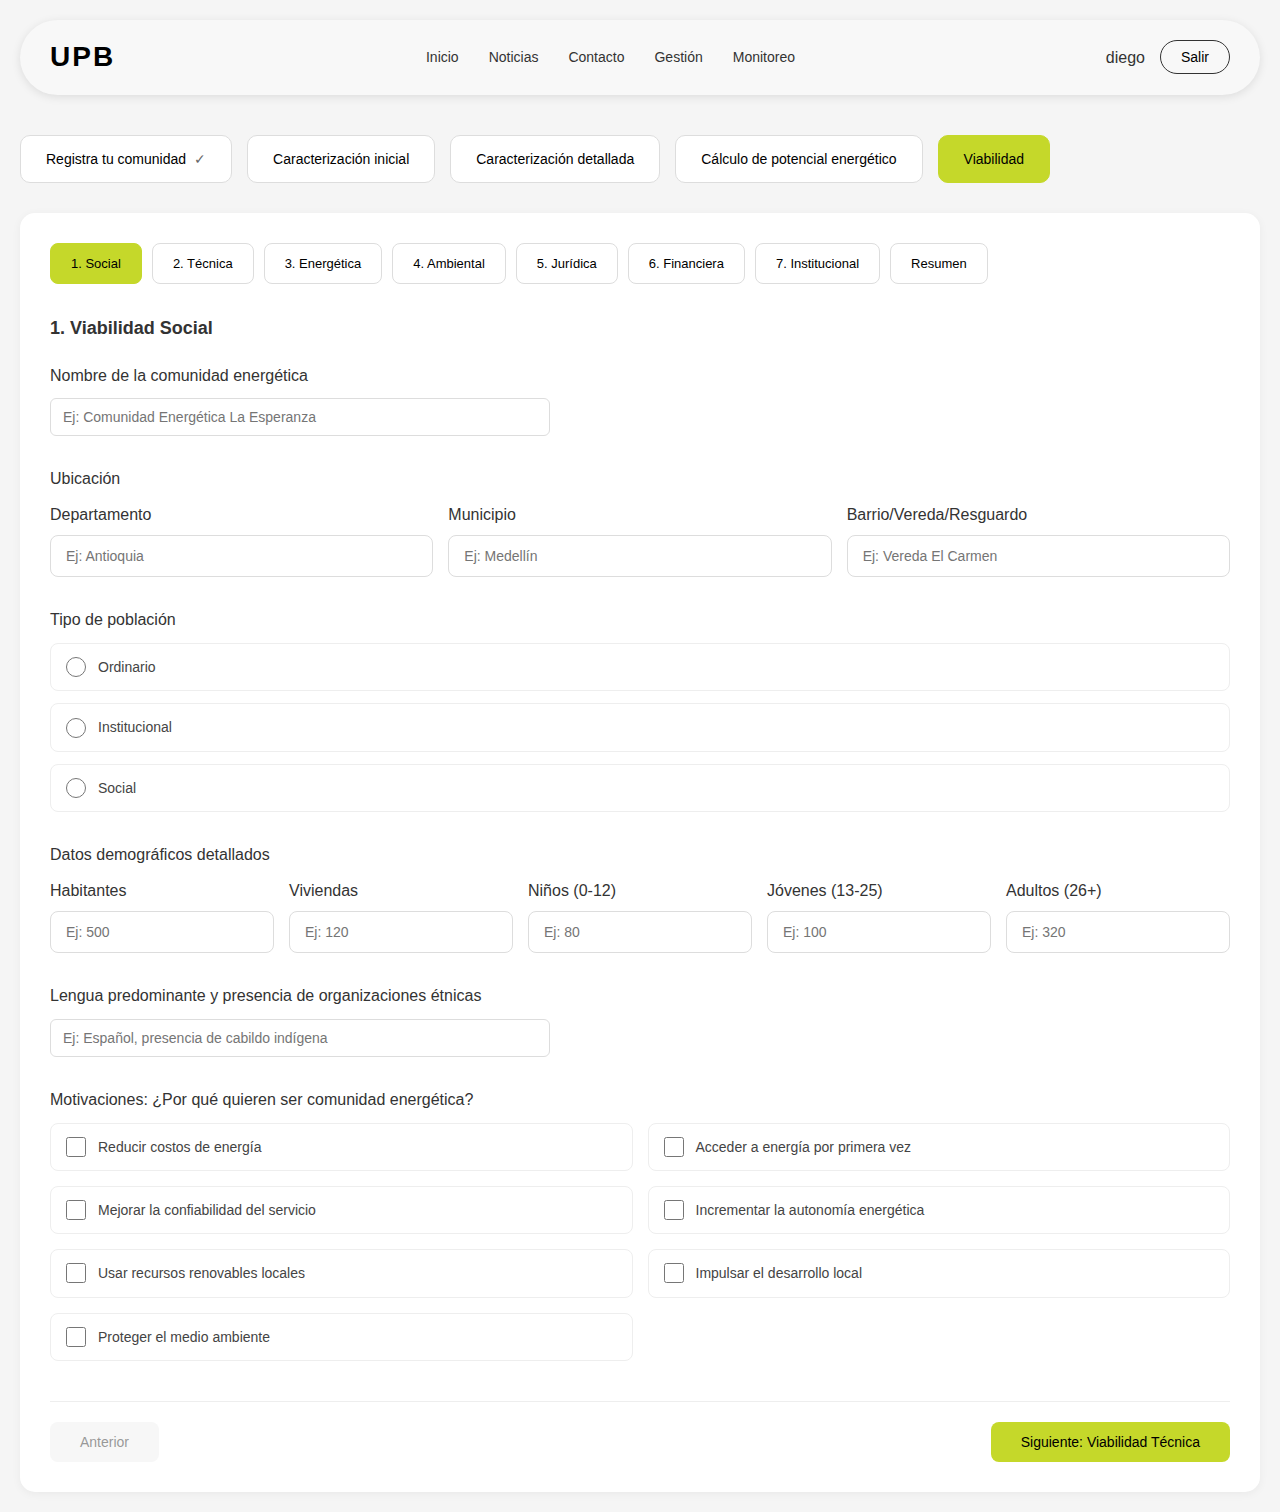
<file: legacy.html>
<!DOCTYPE html>
<html lang="es">
<head>
    <meta charset="UTF-8">
    <meta name="viewport" content="width=device-width, initial-scale=1.0">
    <title>UPB - Plataforma de Gestión LNCE</title>
    <link rel="stylesheet" href="styles.css">
</head>
<body>
    <!-- Header / Navbar -->
    <header class="header">
        <div class="header-container">
            <div class="logo">
                <span class="logo-text">UPB</span>
            </div>
            <nav class="main-nav">
                <a href="#" class="nav-link">Inicio</a>
                <a href="#" class="nav-link">Noticias</a>
                <a href="#" class="nav-link">Contacto</a>
                <a href="#" class="nav-link">Gestión</a>
                <a href="#" class="nav-link">Monitoreo</a>
            </nav>
            <div class="user-section">
                <span class="username">diego</span>
                <button class="btn-salir">Salir</button>
            </div>
        </div>
    </header>

    <!-- Main Content -->
    <main class="main-content">
        <!-- Tabs de navegación principal -->
        <div class="main-tabs">
            <button class="main-tab" data-tab="registro">
                Registra tu comunidad <span class="check-icon">✓</span>
            </button>
            <button class="main-tab" data-tab="caracterizacion-inicial">
                Caracterización inicial
            </button>
            <button class="main-tab" data-tab="caracterizacion-detallada">
                Caracterización detallada
            </button>
            <button class="main-tab" data-tab="calculo-potencial">
                Cálculo de potencial energético
            </button>
            <button class="main-tab active" data-tab="viabilidad">
                Viabilidad
            </button>
        </div>

        <!-- Contenido de Caracterización Inicial -->
        <div id="caracterizacion-inicial" class="tab-content">
            <div class="step-tabs">
                <button class="step-tab active" data-step="1">Paso 1: Información de población</button>
                <button class="step-tab" data-step="2">Paso 2: Conectividad y acceso</button>
                <button class="step-tab" data-step="3">Paso 3: Información ambiental</button>
                <button class="step-tab" data-step="4">Paso 4: Conectividad digital</button>
                <button class="step-tab" data-step="5">Paso 5: Modelo de gobernanza</button>
                <button class="step-tab" data-step="6">Paso 6: Intereses comunitarios</button>
                <button class="step-tab" data-step="7">Paso 7: Roles comunitarios</button>
                <button class="step-tab" data-step="8">Paso 8: Demanda energética</button>
            </div>

            <div id="step-1" class="step-content active">
                <h2 class="section-title">Información de la población</h2>
                <div class="question-section">
                    <div class="question-header">
                        <p class="question-text">¿Su comunidad incluye población bajo protección constitucional especial? Puede seleccionar más de una opción (respuesta múltiple).</p>
                        <button class="info-btn" title="Información adicional">ℹ️</button>
                    </div>
                    <div class="checkbox-grid">
                        <label class="checkbox-item">
                            <input type="checkbox" name="poblacion" value="victimas">
                            <span class="checkbox-label">Víctimas del conflicto armado</span>
                        </label>
                        <label class="checkbox-item">
                            <input type="checkbox" name="poblacion" value="sujetos-reparacion">
                            <span class="checkbox-label">Sujetos de reparación colectiva</span>
                        </label>
                        <label class="checkbox-item">
                            <input type="checkbox" name="poblacion" value="reintegracion">
                            <span class="checkbox-label">Personas en reintegración (firmantes de paz)</span>
                        </label>
                        <label class="checkbox-item">
                            <input type="checkbox" name="poblacion" value="comunidades-etnicas">
                            <span class="checkbox-label">Comunidades étnicas</span>
                        </label>
                        <label class="checkbox-item">
                            <input type="checkbox" name="poblacion" value="rural">
                            <span class="checkbox-label">Población rural</span>
                        </label>
                        <label class="checkbox-item">
                            <input type="checkbox" name="poblacion" value="mayores">
                            <span class="checkbox-label">Personas mayores (60+)</span>
                        </label>
                        <label class="checkbox-item">
                            <input type="checkbox" name="poblacion" value="discapacidad">
                            <span class="checkbox-label">Personas con discapacidad</span>
                        </label>
                        <label class="checkbox-item">
                            <input type="checkbox" name="poblacion" value="gestantes">
                            <span class="checkbox-label">Mujeres gestantes o lactantes</span>
                        </label>
                        <label class="checkbox-item">
                            <input type="checkbox" name="poblacion" value="lgbtiq">
                            <span class="checkbox-label">Población LGBTIQ+</span>
                        </label>
                        <label class="checkbox-item">
                            <input type="checkbox" name="poblacion" value="calle">
                            <span class="checkbox-label">Personas en situación de calle</span>
                        </label>
                        <label class="checkbox-item">
                            <input type="checkbox" name="poblacion" value="migrantes">
                            <span class="checkbox-label">Migrantes o refugiados</span>
                        </label>
                        <label class="checkbox-item">
                            <input type="checkbox" name="poblacion" value="estratos">
                            <span class="checkbox-label">Estratos socioeconómicos 1, 2 o 3</span>
                        </label>
                    </div>
                </div>
                <div class="navigation-buttons">
                    <button class="btn btn-secondary" disabled>Anterior</button>
                    <button class="btn btn-primary" onclick="nextStep(2)">Siguiente</button>
                </div>
            </div>

            <div id="step-2" class="step-content">
                <h2 class="section-title">Conectividad y acceso</h2>
                <div class="question-section">
                    <div class="question-header">
                        <p class="question-text">¿Cuál es el tipo de acceso principal a su comunidad?</p>
                        <button class="info-btn" title="Información adicional">ℹ️</button>
                    </div>
                    <div class="radio-group">
                        <label class="radio-item">
                            <input type="radio" name="acceso" value="carretera-pavimentada">
                            <span class="radio-label">Carretera pavimentada</span>
                        </label>
                        <label class="radio-item">
                            <input type="radio" name="acceso" value="carretera-destapada">
                            <span class="radio-label">Carretera destapada</span>
                        </label>
                        <label class="radio-item">
                            <input type="radio" name="acceso" value="camino-herradura">
                            <span class="radio-label">Camino de herradura</span>
                        </label>
                        <label class="radio-item">
                            <input type="radio" name="acceso" value="fluvial">
                            <span class="radio-label">Acceso fluvial</span>
                        </label>
                        <label class="radio-item">
                            <input type="radio" name="acceso" value="aereo">
                            <span class="radio-label">Solo acceso aéreo</span>
                        </label>
                    </div>
                </div>
                <div class="navigation-buttons">
                    <button class="btn btn-secondary" onclick="prevStep(1)">Anterior</button>
                    <button class="btn btn-primary" onclick="nextStep(3)">Siguiente</button>
                </div>
            </div>

            <div id="step-3" class="step-content">
                <h2 class="section-title">Información ambiental</h2>
                <div class="question-section">
                    <div class="question-header">
                        <p class="question-text">¿Qué recursos naturales están disponibles en su comunidad? (Selección múltiple)</p>
                        <button class="info-btn" title="Información adicional">ℹ️</button>
                    </div>
                    <div class="checkbox-grid">
                        <label class="checkbox-item">
                            <input type="checkbox" name="recursos" value="rios">
                            <span class="checkbox-label">Ríos o quebradas</span>
                        </label>
                        <label class="checkbox-item">
                            <input type="checkbox" name="recursos" value="sol">
                            <span class="checkbox-label">Alta radiación solar</span>
                        </label>
                        <label class="checkbox-item">
                            <input type="checkbox" name="recursos" value="viento">
                            <span class="checkbox-label">Vientos constantes</span>
                        </label>
                        <label class="checkbox-item">
                            <input type="checkbox" name="recursos" value="biomasa">
                            <span class="checkbox-label">Biomasa disponible</span>
                        </label>
                    </div>
                </div>
                <div class="navigation-buttons">
                    <button class="btn btn-secondary" onclick="prevStep(2)">Anterior</button>
                    <button class="btn btn-primary" onclick="nextStep(4)">Siguiente</button>
                </div>
            </div>

            <div id="step-4" class="step-content">
                <h2 class="section-title">Conectividad digital</h2>
                <div class="question-section">
                    <div class="question-header">
                        <p class="question-text">¿Qué tipo de conectividad digital tiene su comunidad?</p>
                        <button class="info-btn" title="Información adicional">ℹ️</button>
                    </div>
                    <div class="checkbox-grid">
                        <label class="checkbox-item">
                            <input type="checkbox" name="conectividad" value="internet-fijo">
                            <span class="checkbox-label">Internet fijo</span>
                        </label>
                        <label class="checkbox-item">
                            <input type="checkbox" name="conectividad" value="internet-movil">
                            <span class="checkbox-label">Internet móvil (datos)</span>
                        </label>
                        <label class="checkbox-item">
                            <input type="checkbox" name="conectividad" value="telefonia">
                            <span class="checkbox-label">Telefonía celular</span>
                        </label>
                        <label class="checkbox-item">
                            <input type="checkbox" name="conectividad" value="ninguna">
                            <span class="checkbox-label">Sin conectividad</span>
                        </label>
                    </div>
                </div>
                <div class="navigation-buttons">
                    <button class="btn btn-secondary" onclick="prevStep(3)">Anterior</button>
                    <button class="btn btn-primary" onclick="nextStep(5)">Siguiente</button>
                </div>
            </div>

            <div id="step-5" class="step-content">
                <h2 class="section-title">Modelo de gobernanza</h2>
                <div class="question-section">
                    <div class="question-header">
                        <p class="question-text">¿Bajo cuál figura legal operará o planea operar la comunidad energética?</p>
                        <button class="info-btn" title="Información adicional">ℹ️</button>
                    </div>
                    <div class="radio-group">
                        <label class="radio-item">
                            <input type="radio" name="gobernanza" value="cooperativa">
                            <span class="radio-label">Cooperativa</span>
                        </label>
                        <label class="radio-item">
                            <input type="radio" name="gobernanza" value="asociacion">
                            <span class="radio-label">Asociación</span>
                        </label>
                        <label class="radio-item">
                            <input type="radio" name="gobernanza" value="fundacion">
                            <span class="radio-label">Fundación sin ánimo de lucro</span>
                        </label>
                        <label class="radio-item">
                            <input type="radio" name="gobernanza" value="sas">
                            <span class="radio-label">Sociedad por Acciones Simplificada (SAS)</span>
                        </label>
                        <label class="radio-item">
                            <input type="radio" name="gobernanza" value="no-definido">
                            <span class="radio-label">Aún no está definido</span>
                        </label>
                    </div>
                </div>
                <div class="navigation-buttons">
                    <button class="btn btn-secondary" onclick="prevStep(4)">Anterior</button>
                    <button class="btn btn-primary" onclick="nextStep(6)">Siguiente</button>
                </div>
            </div>

            <div id="step-6" class="step-content">
                <h2 class="section-title">Intereses comunitarios</h2>
                <div class="question-section">
                    <div class="question-header">
                        <p class="question-text">¿Cuáles son las principales motivaciones de la comunidad para conformar una comunidad energética?</p>
                        <button class="info-btn" title="Información adicional">ℹ️</button>
                    </div>
                    <div class="checkbox-grid">
                        <label class="checkbox-item">
                            <input type="checkbox" name="motivaciones" value="reducir-costos">
                            <span class="checkbox-label">Reducir costos de energía</span>
                        </label>
                        <label class="checkbox-item">
                            <input type="checkbox" name="motivaciones" value="confiabilidad">
                            <span class="checkbox-label">Mejorar la confiabilidad del servicio</span>
                        </label>
                        <label class="checkbox-item">
                            <input type="checkbox" name="motivaciones" value="autonomia">
                            <span class="checkbox-label">Incrementar la autonomía energética</span>
                        </label>
                        <label class="checkbox-item">
                            <input type="checkbox" name="motivaciones" value="renovables">
                            <span class="checkbox-label">Usar recursos renovables locales</span>
                        </label>
                    </div>
                </div>
                <div class="navigation-buttons">
                    <button class="btn btn-secondary" onclick="prevStep(5)">Anterior</button>
                    <button class="btn btn-primary" onclick="nextStep(7)">Siguiente</button>
                </div>
            </div>

            <div id="step-7" class="step-content">
                <h2 class="section-title">Roles comunitarios</h2>
                <div class="question-section">
                    <div class="question-header">
                        <p class="question-text">Seleccione cuáles conocimientos tienen las personas de su comunidad</p>
                        <button class="info-btn" title="Información adicional">ℹ️</button>
                    </div>
                    <div class="checkbox-grid">
                        <label class="checkbox-item">
                            <input type="checkbox" name="conocimientos" value="electricidad">
                            <span class="checkbox-label">Electricidad</span>
                        </label>
                        <label class="checkbox-item">
                            <input type="checkbox" name="conocimientos" value="energias-renovables">
                            <span class="checkbox-label">Energías renovables</span>
                        </label>
                        <label class="checkbox-item">
                            <input type="checkbox" name="conocimientos" value="gestion">
                            <span class="checkbox-label">Gestión y finanzas</span>
                        </label>
                        <label class="checkbox-item">
                            <input type="checkbox" name="conocimientos" value="legal">
                            <span class="checkbox-label">Asesoría legal</span>
                        </label>
                    </div>
                </div>
                <div class="navigation-buttons">
                    <button class="btn btn-secondary" onclick="prevStep(6)">Anterior</button>
                    <button class="btn btn-primary" onclick="nextStep(8)">Siguiente</button>
                </div>
            </div>

            <div id="step-8" class="step-content">
                <h2 class="section-title">Demanda energética</h2>
                <div class="question-section">
                    <div class="question-header">
                        <p class="question-text">¿Cuál es el consumo energético mensual aproximado de su comunidad?</p>
                        <button class="info-btn" title="Información adicional">ℹ️</button>
                    </div>
                    <div class="form-group">
                        <label for="consumo">Consumo mensual (kWh)</label>
                        <input type="number" id="consumo" name="consumo" placeholder="Ej: 500">
                    </div>
                    <div class="form-group">
                        <label for="viviendas">Número de viviendas en la comunidad</label>
                        <input type="number" id="viviendas" name="viviendas" placeholder="Ej: 50">
                    </div>
                    <div class="form-group">
                        <label for="establecimientos">Número de establecimientos</label>
                        <input type="number" id="establecimientos" name="establecimientos" placeholder="Ej: 10">
                    </div>
                </div>
                <div class="navigation-buttons">
                    <button class="btn btn-secondary" onclick="prevStep(7)">Anterior</button>
                    <button class="btn btn-primary" onclick="finishCharacterization()">Finalizar</button>
                </div>
            </div>
        </div>

        <!-- Contenido de Registro -->
        <div id="registro" class="tab-content">
            <h2 class="section-title">Registra tu comunidad</h2>
            <p>Contenido del registro de comunidad...</p>
        </div>

        <!-- Contenido de Caracterización Detallada -->
        <div id="caracterizacion-detallada" class="tab-content">
            <h2 class="section-title">Caracterización detallada</h2>
            <p>Contenido de caracterización detallada...</p>
        </div>

        <!-- Contenido de Cálculo de Potencial -->
        <div id="calculo-potencial" class="tab-content">
            <h2 class="section-title">Cálculo de potencial energético</h2>
            <p>Contenido del cálculo de potencial energético...</p>
        </div>

        <!-- Contenido de Viabilidad -->
        <div id="viabilidad" class="tab-content active">
            <!-- Sub-tabs para tipos de viabilidad -->
            <div class="viability-main-tabs">
                <button class="viability-main-tab active" data-viability="social">1. Social</button>
                <button class="viability-main-tab" data-viability="tecnica">2. Técnica</button>
                <button class="viability-main-tab" data-viability="energetica">3. Energética</button>
                <button class="viability-main-tab" data-viability="ambiental">4. Ambiental</button>
                <button class="viability-main-tab" data-viability="juridica">5. Jurídica</button>
                <button class="viability-main-tab" data-viability="financiera">6. Financiera</button>
                <button class="viability-main-tab" data-viability="institucional">7. Institucional</button>
                <button class="viability-main-tab" data-viability="integral">Resumen</button>
            </div>

            <!-- 1. VIABILIDAD SOCIAL -->
            <div id="social" class="viability-content active">
                <h3 class="section-subtitle">1. Viabilidad Social</h3>

                <!-- soc_01: Nombre de la comunidad energética -->
                <div class="question-section">
                    <label class="form-label">Nombre de la comunidad energética</label>
                    <input type="text" name="soc_01" class="form-control" placeholder="Ej: Comunidad Energética La Esperanza">
                </div>

                <!-- soc_02: Ubicación -->
                <div class="question-section">
                    <label class="form-label">Ubicación</label>
                    <div class="form-row">
                        <div class="form-group">
                            <label>Departamento</label>
                            <input type="text" name="soc_02_departamento" class="form-control" placeholder="Ej: Antioquia">
                        </div>
                        <div class="form-group">
                            <label>Municipio</label>
                            <input type="text" name="soc_02_municipio" class="form-control" placeholder="Ej: Medellín">
                        </div>
                        <div class="form-group">
                            <label>Barrio/Vereda/Resguardo</label>
                            <input type="text" name="soc_02_barrio" class="form-control" placeholder="Ej: Vereda El Carmen">
                        </div>
                    </div>
                </div>

                <!-- soc_03: Tipo de población -->
                <div class="question-section">
                    <label class="form-label">Tipo de población</label>
                    <div class="radio-group">
                        <label class="radio-item">
                            <input type="radio" name="soc_03" value="ordinario">
                            <span class="radio-label">Ordinario</span>
                        </label>
                        <label class="radio-item">
                            <input type="radio" name="soc_03" value="institucional">
                            <span class="radio-label">Institucional</span>
                        </label>
                        <label class="radio-item">
                            <input type="radio" name="soc_03" value="social">
                            <span class="radio-label">Social</span>
                        </label>
                    </div>
                </div>

                <!-- soc_04: Datos demográficos -->
                <div class="question-section">
                    <label class="form-label">Datos demográficos detallados</label>
                    <div class="form-row">
                        <div class="form-group">
                            <label>Habitantes</label>
                            <input type="number" name="soc_04_habitantes" class="form-control" placeholder="Ej: 500">
                        </div>
                        <div class="form-group">
                            <label>Viviendas</label>
                            <input type="number" name="soc_04_viviendas" class="form-control" placeholder="Ej: 120">
                        </div>
                        <div class="form-group">
                            <label>Niños (0-12)</label>
                            <input type="number" name="soc_04_ninos" class="form-control" placeholder="Ej: 80">
                        </div>
                        <div class="form-group">
                            <label>Jóvenes (13-25)</label>
                            <input type="number" name="soc_04_jovenes" class="form-control" placeholder="Ej: 100">
                        </div>
                        <div class="form-group">
                            <label>Adultos (26+)</label>
                            <input type="number" name="soc_04_adultos" class="form-control" placeholder="Ej: 320">
                        </div>
                    </div>
                </div>

                <!-- soc_05: Lengua y organizaciones étnicas -->
                <div class="question-section">
                    <label class="form-label">Lengua predominante y presencia de organizaciones étnicas</label>
                    <input type="text" name="soc_05" class="form-control" placeholder="Ej: Español, presencia de cabildo indígena">
                </div>

                <!-- soc_06: Motivaciones -->
                <div class="question-section">
                    <label class="form-label">Motivaciones: ¿Por qué quieren ser comunidad energética?</label>
                    <div class="checkbox-grid">
                        <label class="checkbox-item">
                            <input type="checkbox" name="soc_06" value="reducir-costos">
                            <span class="checkbox-label">Reducir costos de energía</span>
                        </label>
                        <label class="checkbox-item">
                            <input type="checkbox" name="soc_06" value="acceso-energia">
                            <span class="checkbox-label">Acceder a energía por primera vez</span>
                        </label>
                        <label class="checkbox-item">
                            <input type="checkbox" name="soc_06" value="confiabilidad">
                            <span class="checkbox-label">Mejorar la confiabilidad del servicio</span>
                        </label>
                        <label class="checkbox-item">
                            <input type="checkbox" name="soc_06" value="autonomia">
                            <span class="checkbox-label">Incrementar la autonomía energética</span>
                        </label>
                        <label class="checkbox-item">
                            <input type="checkbox" name="soc_06" value="renovables">
                            <span class="checkbox-label">Usar recursos renovables locales</span>
                        </label>
                        <label class="checkbox-item">
                            <input type="checkbox" name="soc_06" value="desarrollo-local">
                            <span class="checkbox-label">Impulsar el desarrollo local</span>
                        </label>
                        <label class="checkbox-item">
                            <input type="checkbox" name="soc_06" value="medio-ambiente">
                            <span class="checkbox-label">Proteger el medio ambiente</span>
                        </label>
                    </div>
                </div>

                <div class="navigation-buttons">
                    <button class="btn btn-secondary" disabled>Anterior</button>
                    <button class="btn btn-primary" onclick="switchViabilityTab('tecnica')">Siguiente: Viabilidad Técnica</button>
                </div>
            </div>

            <!-- 2. VIABILIDAD TÉCNICA -->
            <div id="tecnica" class="viability-content">
                <h3 class="section-subtitle">2. Viabilidad Técnica</h3>

                <!-- tec_01: Coordenadas GPS y Altitud -->
                <div class="question-section">
                    <label class="form-label">Coordenadas GPS y Altitud</label>
                    <div class="form-row">
                        <div class="form-group">
                            <label>Latitud</label>
                            <input type="text" name="tec_01_latitud" class="form-control" placeholder="Ej: 6.2442">
                        </div>
                        <div class="form-group">
                            <label>Longitud</label>
                            <input type="text" name="tec_01_longitud" class="form-control" placeholder="Ej: -75.5812">
                        </div>
                        <div class="form-group">
                            <label>Altitud (msnm)</label>
                            <input type="number" name="tec_01_altitud" class="form-control" placeholder="Ej: 1500">
                        </div>
                    </div>
                </div>

                <!-- tec_02: Estado de conexión al SIN o ZNI -->
                <div class="question-section">
                    <label class="form-label">Estado de conexión al Sistema Interconectado Nacional (SIN) o Zona No Interconectada (ZNI)</label>
                    <div class="radio-group">
                        <label class="radio-item">
                            <input type="radio" name="tec_02" value="sin-conectado">
                            <span class="radio-label">Conectado al SIN</span>
                        </label>
                        <label class="radio-item">
                            <input type="radio" name="tec_02" value="zni">
                            <span class="radio-label">Zona No Interconectada (ZNI)</span>
                        </label>
                        <label class="radio-item">
                            <input type="radio" name="tec_02" value="sin-servicio">
                            <span class="radio-label">Sin servicio eléctrico</span>
                        </label>
                    </div>
                </div>

                <!-- tec_03: Consumo de energía -->
                <div class="question-section">
                    <label class="form-label">Consumo de energía</label>
                    <div class="form-row">
                        <div class="form-group">
                            <label>Consumo mensual (kWh)</label>
                            <input type="number" name="tec_03_kwh" class="form-control" placeholder="Ej: 500">
                        </div>
                        <div class="form-group">
                            <label>Costo mensual ($)</label>
                            <input type="number" name="tec_03_costo" class="form-control" placeholder="Ej: 150000">
                        </div>
                    </div>
                </div>

                <!-- tec_04: Inventario de energéticos -->
                <div class="question-section">
                    <label class="form-label">Inventario de energéticos utilizados actualmente</label>
                    <div class="checkbox-grid">
                        <label class="checkbox-item">
                            <input type="checkbox" name="tec_04" value="lena">
                            <span class="checkbox-label">Leña</span>
                        </label>
                        <label class="checkbox-item">
                            <input type="checkbox" name="tec_04" value="gas-propano">
                            <span class="checkbox-label">Gas propano (cilindro)</span>
                        </label>
                        <label class="checkbox-item">
                            <input type="checkbox" name="tec_04" value="gas-natural">
                            <span class="checkbox-label">Gas natural</span>
                        </label>
                        <label class="checkbox-item">
                            <input type="checkbox" name="tec_04" value="carbon">
                            <span class="checkbox-label">Carbón</span>
                        </label>
                        <label class="checkbox-item">
                            <input type="checkbox" name="tec_04" value="diesel">
                            <span class="checkbox-label">Diésel/ACPM</span>
                        </label>
                        <label class="checkbox-item">
                            <input type="checkbox" name="tec_04" value="gasolina">
                            <span class="checkbox-label">Gasolina</span>
                        </label>
                        <label class="checkbox-item">
                            <input type="checkbox" name="tec_04" value="velas">
                            <span class="checkbox-label">Velas/Mecheros</span>
                        </label>
                        <label class="checkbox-item">
                            <input type="checkbox" name="tec_04" value="baterias">
                            <span class="checkbox-label">Baterías/Pilas</span>
                        </label>
                    </div>
                </div>

                <!-- tec_05: Inventario de equipos -->
                <div class="question-section">
                    <label class="form-label">Inventario de equipos y maquinaria</label>
                    <table class="matrix-table">
                        <thead>
                            <tr>
                                <th>Equipo</th>
                                <th>Cantidad</th>
                                <th>Potencia estimada (W)</th>
                            </tr>
                        </thead>
                        <tbody>
                            <tr>
                                <td>Refrigeradores/Neveras</td>
                                <td><input type="number" name="tec_05_refrigeradores_cant" class="form-control-sm"></td>
                                <td><input type="number" name="tec_05_refrigeradores_pot" class="form-control-sm" placeholder="150"></td>
                            </tr>
                            <tr>
                                <td>Iluminación (bombillos)</td>
                                <td><input type="number" name="tec_05_iluminacion_cant" class="form-control-sm"></td>
                                <td><input type="number" name="tec_05_iluminacion_pot" class="form-control-sm" placeholder="15"></td>
                            </tr>
                            <tr>
                                <td>Televisores</td>
                                <td><input type="number" name="tec_05_tv_cant" class="form-control-sm"></td>
                                <td><input type="number" name="tec_05_tv_pot" class="form-control-sm" placeholder="100"></td>
                            </tr>
                            <tr>
                                <td>Ventiladores</td>
                                <td><input type="number" name="tec_05_ventiladores_cant" class="form-control-sm"></td>
                                <td><input type="number" name="tec_05_ventiladores_pot" class="form-control-sm" placeholder="60"></td>
                            </tr>
                            <tr>
                                <td>Motores/Bombas</td>
                                <td><input type="number" name="tec_05_motores_cant" class="form-control-sm"></td>
                                <td><input type="number" name="tec_05_motores_pot" class="form-control-sm" placeholder="750"></td>
                            </tr>
                            <tr>
                                <td>Equipos de cómputo</td>
                                <td><input type="number" name="tec_05_computo_cant" class="form-control-sm"></td>
                                <td><input type="number" name="tec_05_computo_pot" class="form-control-sm" placeholder="200"></td>
                            </tr>
                        </tbody>
                    </table>
                </div>

                <!-- tec_06: Potencial Solar -->
                <div class="question-section">
                    <label class="form-label">Potencial Solar: Área disponible para instalación de paneles</label>
                    <div class="form-row">
                        <div class="form-group">
                            <label>Área disponible (m²)</label>
                            <input type="number" name="tec_06_area" class="form-control" placeholder="Ej: 100">
                        </div>
                        <div class="form-group">
                            <label>Tipo de superficie</label>
                            <select name="tec_06_superficie" class="form-control">
                                <option value="">Seleccione...</option>
                                <option value="techo-concreto">Techo de concreto</option>
                                <option value="techo-metal">Techo metálico</option>
                                <option value="terreno">Terreno abierto</option>
                                <option value="otro">Otro</option>
                            </select>
                        </div>
                    </div>
                </div>

                <!-- tec_07: Potencial Eólico -->
                <div class="question-section">
                    <label class="form-label">Potencial Eólico</label>
                    <div class="form-row">
                        <div class="form-group">
                            <label>Zona geográfica</label>
                            <select name="tec_07_zona" class="form-control">
                                <option value="">Seleccione...</option>
                                <option value="costa">Zona costera</option>
                                <option value="altiplano">Altiplano/Meseta</option>
                                <option value="valle">Valle</option>
                                <option value="montana">Montaña</option>
                                <option value="selva">Selva/Bosque</option>
                            </select>
                        </div>
                        <div class="form-group">
                            <label>Rugosidad del terreno</label>
                            <select name="tec_07_rugosidad" class="form-control">
                                <option value="">Seleccione...</option>
                                <option value="baja">Baja (terreno plano, sin obstáculos)</option>
                                <option value="media">Media (algunos árboles/edificios)</option>
                                <option value="alta">Alta (muchos obstáculos, bosque denso)</option>
                            </select>
                        </div>
                    </div>
                </div>

                <!-- tec_08: Potencial Biomasa - Animales -->
                <div class="question-section">
                    <label class="form-label">Potencial Biomasa: Cantidad de animales por especie</label>
                    <div class="form-row">
                        <div class="form-group">
                            <label>Bovinos (vacas, toros)</label>
                            <input type="number" name="tec_08_bovinos" class="form-control" placeholder="Ej: 50">
                        </div>
                        <div class="form-group">
                            <label>Porcinos (cerdos)</label>
                            <input type="number" name="tec_08_porcinos" class="form-control" placeholder="Ej: 30">
                        </div>
                        <div class="form-group">
                            <label>Aves (gallinas, pollos)</label>
                            <input type="number" name="tec_08_aves" class="form-control" placeholder="Ej: 200">
                        </div>
                    </div>
                </div>

                <!-- tec_09: Potencial Biomasa - Área pecuaria -->
                <div class="question-section">
                    <label class="form-label">Potencial Biomasa: Área pecuaria</label>
                    <div class="form-row">
                        <div class="form-group">
                            <label>Área pecuaria (Hectáreas)</label>
                            <input type="number" name="tec_09_area" class="form-control" placeholder="Ej: 10">
                        </div>
                        <div class="form-group">
                            <label>Especie predominante</label>
                            <select name="tec_09_especie" class="form-control">
                                <option value="">Seleccione...</option>
                                <option value="bovino">Bovino</option>
                                <option value="porcino">Porcino</option>
                                <option value="avicola">Avícola</option>
                                <option value="mixto">Mixto</option>
                            </select>
                        </div>
                    </div>
                </div>

                <!-- tec_10: Potencial Hídrico -->
                <div class="question-section">
                    <label class="form-label">Potencial Hídrico</label>
                    <div class="form-row">
                        <div class="form-group">
                            <label>Altura de caída disponible</label>
                            <select name="tec_10_altura" class="form-control">
                                <option value="">Seleccione...</option>
                                <option value="baja">Baja (menos de 5 metros)</option>
                                <option value="media">Media (5-20 metros)</option>
                                <option value="alta">Alta (más de 20 metros)</option>
                                <option value="no-disponible">No disponible</option>
                            </select>
                        </div>
                        <div class="form-group">
                            <label>Caudal estimado</label>
                            <select name="tec_10_caudal" class="form-control">
                                <option value="">Seleccione...</option>
                                <option value="bajo">Bajo (menos de 10 L/s)</option>
                                <option value="medio">Medio (10-50 L/s)</option>
                                <option value="alto">Alto (más de 50 L/s)</option>
                                <option value="desconocido">Desconocido</option>
                            </select>
                        </div>
                    </div>
                </div>

                <!-- tec_11: Tipo de confinamiento -->
                <div class="question-section">
                    <label class="form-label">Tipo de confinamiento y recolección de residuos animales</label>
                    <div class="radio-group">
                        <label class="radio-item">
                            <input type="radio" name="tec_11" value="estabulado">
                            <span class="radio-label">Estabulado (confinamiento total)</span>
                        </label>
                        <label class="radio-item">
                            <input type="radio" name="tec_11" value="semi-estabulado">
                            <span class="radio-label">Semi-estabulado</span>
                        </label>
                        <label class="radio-item">
                            <input type="radio" name="tec_11" value="pastoreo">
                            <span class="radio-label">Pastoreo libre</span>
                        </label>
                        <label class="radio-item">
                            <input type="radio" name="tec_11" value="no-aplica">
                            <span class="radio-label">No aplica</span>
                        </label>
                    </div>
                </div>

                <div class="navigation-buttons">
                    <button class="btn btn-secondary" onclick="switchViabilityTab('social')">Anterior</button>
                    <button class="btn btn-primary" onclick="switchViabilityTab('energetica')">Siguiente: Viabilidad Energética</button>
                </div>
            </div>

            <!-- 3. VIABILIDAD ENERGÉTICA -->
            <div id="energetica" class="viability-content">
                <div class="viability-steps">
                    <button class="viability-step active" data-step="energia-1">Paso 1: Información Legal</button>
                    <button class="viability-step" data-step="energia-2">Paso 2: Parámetros Técnicos</button>
                    <button class="viability-step" data-step="energia-3">Paso 3: Infraestructura</button>
                    <button class="viability-step" data-step="energia-4">Paso 4: Salud y Seguridad</button>
                </div>

                <!-- Paso 1: Información Legal -->
                <div id="energia-1" class="viability-step-content active">
                    <h3 class="section-subtitle">Información de Constitución Legal</h3>
                    <div class="question-section">
                        <label class="form-label">Nombre de la comunidad u organización</label>
                        <input type="text" name="energia_nombre" class="form-control" placeholder="Ej: Comunidad Energética La Esperanza">
                    </div>
                    <div class="question-section">
                        <label class="form-label">¿Bajo cuál figura legal operará la comunidad energética?</label>
                        <div class="radio-group">
                            <label class="radio-item">
                                <input type="radio" name="energia_figura_legal" value="cooperativa">
                                <span class="radio-label">Cooperativa</span>
                            </label>
                            <label class="radio-item">
                                <input type="radio" name="energia_figura_legal" value="asociacion">
                                <span class="radio-label">Asociación</span>
                            </label>
                            <label class="radio-item">
                                <input type="radio" name="energia_figura_legal" value="sas">
                                <span class="radio-label">SAS</span>
                            </label>
                            <label class="radio-item">
                                <input type="radio" name="energia_figura_legal" value="sa">
                                <span class="radio-label">Sociedad Anónima (S.A.)</span>
                            </label>
                            <label class="radio-item">
                                <input type="radio" name="energia_figura_legal" value="srl">
                                <span class="radio-label">Sociedad de Responsabilidad Limitada (SRL)</span>
                            </label>
                        </div>
                    </div>
                    <div class="navigation-buttons">
                        <button class="btn btn-secondary" onclick="switchViabilityTab('tecnica')">Anterior</button>
                        <button class="btn btn-primary" onclick="nextViabilityStep('energetica', 'energia-2')">Siguiente</button>
                    </div>
                </div>

                <!-- Paso 2: Parámetros Técnicos -->
                <div id="energia-2" class="viability-step-content">
                    <h3 class="section-subtitle">Parámetros Técnico-Energéticos</h3>
                    <div class="question-section">
                        <label class="form-label">¿La capacidad instalada de la CE supera los 100 kW?</label>
                        <div class="radio-group">
                            <label class="radio-item">
                                <input type="radio" name="energia_capacidad_100" value="si">
                                <span class="radio-label">Sí</span>
                            </label>
                            <label class="radio-item">
                                <input type="radio" name="energia_capacidad_100" value="no">
                                <span class="radio-label">No</span>
                            </label>
                        </div>
                    </div>
                    <div class="question-section">
                        <label class="form-label">Selecciona el nivel de capacidad para realizar mantenimientos</label>
                        <div class="scale-group">
                            <label class="scale-item">
                                <input type="radio" name="energia_mantenimiento" value="1">
                                <span>1 - Muy bajo</span>
                            </label>
                            <label class="scale-item">
                                <input type="radio" name="energia_mantenimiento" value="2">
                                <span>2 - Bajo</span>
                            </label>
                            <label class="scale-item">
                                <input type="radio" name="energia_mantenimiento" value="3">
                                <span>3 - Medio</span>
                            </label>
                            <label class="scale-item">
                                <input type="radio" name="energia_mantenimiento" value="4">
                                <span>4 - Alto</span>
                            </label>
                            <label class="scale-item">
                                <input type="radio" name="energia_mantenimiento" value="5">
                                <span>5 - Muy alto</span>
                            </label>
                        </div>
                    </div>
                    <div class="navigation-buttons">
                        <button class="btn btn-secondary" onclick="prevViabilityStep('energetica', 'energia-1')">Anterior</button>
                        <button class="btn btn-primary" onclick="nextViabilityStep('energetica', 'energia-3')">Siguiente</button>
                    </div>
                </div>

                <!-- Paso 3: Infraestructura -->
                <div id="energia-3" class="viability-step-content">
                    <h3 class="section-subtitle">Revisión de Infraestructura Existente</h3>
                    <div class="question-section">
                        <label class="form-label">Evalúa el estado de la infraestructura existente (0-5)</label>
                        <div class="scale-group">
                            <label class="scale-item">
                                <input type="radio" name="energia_infraestructura" value="0">
                                <span>0 - No existe</span>
                            </label>
                            <label class="scale-item">
                                <input type="radio" name="energia_infraestructura" value="1">
                                <span>1 - Muy mala</span>
                            </label>
                            <label class="scale-item">
                                <input type="radio" name="energia_infraestructura" value="2">
                                <span>2 - Mala</span>
                            </label>
                            <label class="scale-item">
                                <input type="radio" name="energia_infraestructura" value="3">
                                <span>3 - Regular</span>
                            </label>
                            <label class="scale-item">
                                <input type="radio" name="energia_infraestructura" value="4">
                                <span>4 - Buena</span>
                            </label>
                            <label class="scale-item">
                                <input type="radio" name="energia_infraestructura" value="5">
                                <span>5 - Excelente</span>
                            </label>
                        </div>
                    </div>
                    <div class="question-section">
                        <label class="form-label">¿Cómo está distribuida la demanda de energía en la comunidad?</label>
                        <div class="radio-group">
                            <label class="radio-item">
                                <input type="radio" name="energia_dispersion" value="concentrada">
                                <span class="radio-label">Muy concentrada en pocos puntos</span>
                            </label>
                            <label class="radio-item">
                                <input type="radio" name="energia_dispersion" value="media">
                                <span class="radio-label">Medianamente distribuida</span>
                            </label>
                            <label class="radio-item">
                                <input type="radio" name="energia_dispersion" value="dispersa">
                                <span class="radio-label">Muy dispersa en toda la comunidad</span>
                            </label>
                        </div>
                    </div>
                    <div class="navigation-buttons">
                        <button class="btn btn-secondary" onclick="prevViabilityStep('energetica', 'energia-2')">Anterior</button>
                        <button class="btn btn-primary" onclick="nextViabilityStep('energetica', 'energia-4')">Siguiente</button>
                    </div>
                </div>

                <!-- Paso 4: Salud y Seguridad -->
                <div id="energia-4" class="viability-step-content">
                    <h3 class="section-subtitle">Salud y Seguridad en el Sector Eléctrico</h3>
                    <div class="question-section">
                        <label class="form-label">¿Cuenta con certificado del operador de red o distribuidor?</label>
                        <div class="radio-group">
                            <label class="radio-item">
                                <input type="radio" name="energia_certificado_or" value="si">
                                <span class="radio-label">Sí</span>
                            </label>
                            <label class="radio-item">
                                <input type="radio" name="energia_certificado_or" value="en-tramite">
                                <span class="radio-label">En trámite</span>
                            </label>
                            <label class="radio-item">
                                <input type="radio" name="energia_certificado_or" value="no">
                                <span class="radio-label">No</span>
                            </label>
                        </div>
                    </div>
                    <div class="question-section">
                        <label class="form-label">¿Cuenta con contrato de conexión con el operador de red?</label>
                        <div class="radio-group">
                            <label class="radio-item">
                                <input type="radio" name="energia_contrato_or" value="si">
                                <span class="radio-label">Sí</span>
                            </label>
                            <label class="radio-item">
                                <input type="radio" name="energia_contrato_or" value="en-tramite">
                                <span class="radio-label">En trámite</span>
                            </label>
                            <label class="radio-item">
                                <input type="radio" name="energia_contrato_or" value="no">
                                <span class="radio-label">No</span>
                            </label>
                        </div>
                    </div>
                    <div class="navigation-buttons">
                        <button class="btn btn-secondary" onclick="prevViabilityStep('energetica', 'energia-3')">Anterior</button>
                        <button class="btn btn-primary" onclick="calculateViabilityEnergetic()">Calcular Viabilidad Energética</button>
                    </div>
                </div>
            </div>

            <!-- 4. VIABILIDAD AMBIENTAL -->
            <div id="ambiental" class="viability-content">
                <div class="viability-steps">
                    <button class="viability-step active" data-step="ambiental-1">Paso 1: Restricciones Ambientales</button>
                    <button class="viability-step" data-step="ambiental-2">Paso 2: Licenciamiento</button>
                    <button class="viability-step" data-step="ambiental-3">Paso 3: Impactos y Riesgos</button>
                </div>

                <div id="ambiental-1" class="viability-step-content active">
                    <h3 class="section-subtitle">Restricciones Ambientales</h3>
                    <div class="question-section">
                        <label class="form-label">¿La comunidad se ubica en un área con restricción ambiental?</label>
                        <div class="checkbox-grid">
                            <label class="checkbox-item">
                                <input type="checkbox" name="ambiental_restricciones" value="parque-nacional">
                                <span class="checkbox-label">Parque Nacional Natural</span>
                            </label>
                            <label class="checkbox-item">
                                <input type="checkbox" name="ambiental_restricciones" value="reserva-sociedad">
                                <span class="checkbox-label">Reserva Natural de la Sociedad Civil</span>
                            </label>
                            <label class="checkbox-item">
                                <input type="checkbox" name="ambiental_restricciones" value="ramsar">
                                <span class="checkbox-label">Sitios Ramsar</span>
                            </label>
                            <label class="checkbox-item">
                                <input type="checkbox" name="ambiental_restricciones" value="paramo">
                                <span class="checkbox-label">Páramo</span>
                            </label>
                            <label class="checkbox-item">
                                <input type="checkbox" name="ambiental_restricciones" value="humedal">
                                <span class="checkbox-label">Humedal</span>
                            </label>
                            <label class="checkbox-item">
                                <input type="checkbox" name="ambiental_restricciones" value="bosque-seco">
                                <span class="checkbox-label">Bosque Seco</span>
                            </label>
                            <label class="checkbox-item">
                                <input type="checkbox" name="ambiental_restricciones" value="ninguno">
                                <span class="checkbox-label">Ninguno de los anteriores</span>
                            </label>
                        </div>
                    </div>
                    <div class="question-section">
                        <label class="form-label">¿Conoce si el POT/EOT/PBOT permite este tipo de proyecto en la zona?</label>
                        <div class="radio-group">
                            <label class="radio-item">
                                <input type="radio" name="ambiental_pot" value="si">
                                <span class="radio-label">Sí</span>
                            </label>
                            <label class="radio-item">
                                <input type="radio" name="ambiental_pot" value="no">
                                <span class="radio-label">No</span>
                            </label>
                            <label class="radio-item">
                                <input type="radio" name="ambiental_pot" value="no-sabe">
                                <span class="radio-label">No sabe</span>
                            </label>
                        </div>
                    </div>
                    <div class="question-section">
                        <label class="form-label">¿Hay presencia de comunidades étnicas o patrimonio cultural/arqueológico?</label>
                        <div class="radio-group">
                            <label class="radio-item">
                                <input type="radio" name="ambiental_patrimonio" value="si">
                                <span class="radio-label">Sí</span>
                            </label>
                            <label class="radio-item">
                                <input type="radio" name="ambiental_patrimonio" value="no">
                                <span class="radio-label">No</span>
                            </label>
                        </div>
                    </div>
                    <div class="navigation-buttons">
                        <button class="btn btn-secondary" onclick="switchViabilityTab('energetica')">Anterior</button>
                        <button class="btn btn-primary" onclick="nextViabilityStep('ambiental', 'ambiental-2')">Siguiente</button>
                    </div>
                </div>

                <div id="ambiental-2" class="viability-step-content">
                    <h3 class="section-subtitle">Licenciamiento Ambiental</h3>
                    <div class="question-section">
                        <label class="form-label">¿Cuál es el estado de la Licencia Ambiental?</label>
                        <div class="radio-group">
                            <label class="radio-item">
                                <input type="radio" name="ambiental_licencia_estado" value="otorgada">
                                <span class="radio-label">Ya ha sido otorgada</span>
                            </label>
                            <label class="radio-item">
                                <input type="radio" name="ambiental_licencia_estado" value="en-tramite">
                                <span class="radio-label">En trámite</span>
                            </label>
                            <label class="radio-item">
                                <input type="radio" name="ambiental_licencia_estado" value="planeacion">
                                <span class="radio-label">En planeación</span>
                            </label>
                            <label class="radio-item">
                                <input type="radio" name="ambiental_licencia_estado" value="no-planificado">
                                <span class="radio-label">No se ha planificado</span>
                            </label>
                        </div>
                    </div>
                    <div class="question-section">
                        <label class="form-label">¿Se ha realizado Consulta Previa?</label>
                        <div class="radio-group">
                            <label class="radio-item">
                                <input type="radio" name="ambiental_consulta_previa" value="si">
                                <span class="radio-label">Sí</span>
                            </label>
                            <label class="radio-item">
                                <input type="radio" name="ambiental_consulta_previa" value="en-tramite">
                                <span class="radio-label">En trámite</span>
                            </label>
                            <label class="radio-item">
                                <input type="radio" name="ambiental_consulta_previa" value="no-aplica">
                                <span class="radio-label">No aplica (no hay presencia de etnias)</span>
                            </label>
                        </div>
                    </div>
                    <div class="navigation-buttons">
                        <button class="btn btn-secondary" onclick="prevViabilityStep('ambiental', 'ambiental-1')">Anterior</button>
                        <button class="btn btn-primary" onclick="nextViabilityStep('ambiental', 'ambiental-3')">Siguiente</button>
                    </div>
                </div>

                <div id="ambiental-3" class="viability-step-content">
                    <h3 class="section-subtitle">Impactos y Riesgos Ambientales</h3>
                    <div class="question-section">
                        <label class="form-label">¿La comunidad conoce los impactos ambientales del proyecto?</label>
                        <div class="radio-group">
                            <label class="radio-item">
                                <input type="radio" name="ambiental_conoce_impactos" value="si">
                                <span class="radio-label">Sí</span>
                            </label>
                            <label class="radio-item">
                                <input type="radio" name="ambiental_conoce_impactos" value="parcialmente">
                                <span class="radio-label">Parcialmente</span>
                            </label>
                            <label class="radio-item">
                                <input type="radio" name="ambiental_conoce_impactos" value="no">
                                <span class="radio-label">No</span>
                            </label>
                        </div>
                    </div>
                    <div class="question-section">
                        <label class="form-label">¿La comunidad se ubica en un área con amenazas y/o riesgos ambientales?</label>
                        <div class="checkbox-grid">
                            <label class="checkbox-item">
                                <input type="checkbox" name="ambiental_amenazas" value="inundacion">
                                <span class="checkbox-label">Inundación</span>
                            </label>
                            <label class="checkbox-item">
                                <input type="checkbox" name="ambiental_amenazas" value="deslizamiento">
                                <span class="checkbox-label">Deslizamiento</span>
                            </label>
                            <label class="checkbox-item">
                                <input type="checkbox" name="ambiental_amenazas" value="sequia">
                                <span class="checkbox-label">Sequía</span>
                            </label>
                            <label class="checkbox-item">
                                <input type="checkbox" name="ambiental_amenazas" value="contaminacion">
                                <span class="checkbox-label">Contaminación</span>
                            </label>
                            <label class="checkbox-item">
                                <input type="checkbox" name="ambiental_amenazas" value="ninguna">
                                <span class="checkbox-label">Ninguna identificada</span>
                            </label>
                        </div>
                    </div>
                    <div class="navigation-buttons">
                        <button class="btn btn-secondary" onclick="prevViabilityStep('ambiental', 'ambiental-2')">Anterior</button>
                        <button class="btn btn-primary" onclick="calculateViabilityEnvironmental()">Calcular Viabilidad Ambiental</button>
                    </div>
                </div>
            </div>

            <!-- 5. VIABILIDAD JURÍDICA -->
            <div id="juridica" class="viability-content">
                <h3 class="section-subtitle">5. Viabilidad Jurídica</h3>

                <!-- jur_01: Tipo de personería jurídica y NIT -->
                <div class="question-section">
                    <label class="form-label">Tipo de personería jurídica y NIT</label>
                    <div class="form-row">
                        <div class="form-group">
                            <label>Tipo de personería</label>
                            <select name="jur_01_tipo" class="form-control">
                                <option value="">Seleccione...</option>
                                <option value="cooperativa">Cooperativa</option>
                                <option value="asociacion">Asociación</option>
                                <option value="fundacion">Fundación sin ánimo de lucro</option>
                                <option value="sas">Sociedad por Acciones Simplificada (SAS)</option>
                                <option value="sa">Sociedad Anónima (S.A.)</option>
                                <option value="ltda">Sociedad Limitada (LTDA)</option>
                                <option value="jac">Junta de Acción Comunal</option>
                                <option value="no-constituida">No constituida aún</option>
                            </select>
                        </div>
                        <div class="form-group">
                            <label>NIT (si aplica)</label>
                            <input type="text" name="jur_01_nit" class="form-control" placeholder="Ej: 900123456-7">
                        </div>
                    </div>
                </div>

                <!-- jur_02: Documentación del Representante Legal -->
                <div class="question-section">
                    <label class="form-label">Documentación del Representante Legal</label>
                    <div class="form-row">
                        <div class="form-group">
                            <label>Nombre completo</label>
                            <input type="text" name="jur_02_nombre" class="form-control" placeholder="Nombre del representante legal">
                        </div>
                        <div class="form-group">
                            <label>Número de cédula</label>
                            <input type="text" name="jur_02_cedula" class="form-control" placeholder="Ej: 1234567890">
                        </div>
                    </div>
                    <div class="form-row">
                        <div class="form-group">
                            <label>Correo electrónico</label>
                            <input type="email" name="jur_02_correo" class="form-control" placeholder="correo@ejemplo.com">
                        </div>
                        <div class="form-group">
                            <label>Teléfono de contacto</label>
                            <input type="tel" name="jur_02_telefono" class="form-control" placeholder="Ej: 3001234567">
                        </div>
                    </div>
                </div>

                <!-- jur_03: Registro en el RCE de MinMinas -->
                <div class="question-section">
                    <label class="form-label">¿Cuenta con registro en el RCE (Registro de Comunidades Energéticas) de MinMinas?</label>
                    <div class="radio-group">
                        <label class="radio-item">
                            <input type="radio" name="jur_03" value="si">
                            <span class="radio-label">Sí</span>
                        </label>
                        <label class="radio-item">
                            <input type="radio" name="jur_03" value="en-tramite">
                            <span class="radio-label">En trámite</span>
                        </label>
                        <label class="radio-item">
                            <input type="radio" name="jur_03" value="no">
                            <span class="radio-label">No</span>
                        </label>
                    </div>
                </div>

                <!-- jur_04: Situación legal de los predios -->
                <div class="question-section">
                    <label class="form-label">Situación legal de los predios (Saneamiento)</label>
                    <div class="radio-group">
                        <label class="radio-item">
                            <input type="radio" name="jur_04" value="saneado">
                            <span class="radio-label">Predios saneados (títulos de propiedad claros)</span>
                        </label>
                        <label class="radio-item">
                            <input type="radio" name="jur_04" value="en-proceso">
                            <span class="radio-label">En proceso de saneamiento</span>
                        </label>
                        <label class="radio-item">
                            <input type="radio" name="jur_04" value="posesion">
                            <span class="radio-label">Posesión sin título</span>
                        </label>
                        <label class="radio-item">
                            <input type="radio" name="jur_04" value="colectivo">
                            <span class="radio-label">Territorio colectivo (resguardo/consejo comunitario)</span>
                        </label>
                    </div>
                </div>

                <!-- jur_05: Consulta Previa -->
                <div class="question-section">
                    <label class="form-label">¿Aplica y se realizó Consulta Previa?</label>
                    <div class="radio-group">
                        <label class="radio-item">
                            <input type="radio" name="jur_05" value="realizada">
                            <span class="radio-label">Sí aplica y ya se realizó</span>
                        </label>
                        <label class="radio-item">
                            <input type="radio" name="jur_05" value="en-proceso">
                            <span class="radio-label">Sí aplica y está en proceso</span>
                        </label>
                        <label class="radio-item">
                            <input type="radio" name="jur_05" value="pendiente">
                            <span class="radio-label">Sí aplica pero no se ha iniciado</span>
                        </label>
                        <label class="radio-item">
                            <input type="radio" name="jur_05" value="no-aplica">
                            <span class="radio-label">No aplica (no hay comunidades étnicas)</span>
                        </label>
                    </div>
                </div>

                <!-- Documentos de constitución -->
                <div class="question-section">
                    <label class="form-label">¿Cuenta con documentos de constitución legal?</label>
                    <div class="radio-group">
                        <label class="radio-item">
                            <input type="radio" name="jur_documentos_constitucion" value="si">
                            <span class="radio-label">Sí</span>
                        </label>
                        <label class="radio-item">
                            <input type="radio" name="jur_documentos_constitucion" value="en-tramite">
                            <span class="radio-label">En trámite</span>
                        </label>
                        <label class="radio-item">
                            <input type="radio" name="jur_documentos_constitucion" value="no">
                            <span class="radio-label">No</span>
                        </label>
                    </div>
                </div>

                <!-- Personería jurídica -->
                <div class="question-section">
                    <label class="form-label">¿Cuenta con personería jurídica?</label>
                    <div class="radio-group">
                        <label class="radio-item">
                            <input type="radio" name="jur_personeria" value="si">
                            <span class="radio-label">Sí</span>
                        </label>
                        <label class="radio-item">
                            <input type="radio" name="jur_personeria" value="en-tramite">
                            <span class="radio-label">En trámite</span>
                        </label>
                        <label class="radio-item">
                            <input type="radio" name="jur_personeria" value="no">
                            <span class="radio-label">No</span>
                        </label>
                    </div>
                </div>

                <!-- Contrato de conexión -->
                <div class="question-section">
                    <label class="form-label">¿Cuenta con contrato de conexión con el operador de red?</label>
                    <div class="radio-group">
                        <label class="radio-item">
                            <input type="radio" name="jur_contrato_conexion" value="si">
                            <span class="radio-label">Sí</span>
                        </label>
                        <label class="radio-item">
                            <input type="radio" name="jur_contrato_conexion" value="en-tramite">
                            <span class="radio-label">En trámite</span>
                        </label>
                        <label class="radio-item">
                            <input type="radio" name="jur_contrato_conexion" value="no">
                            <span class="radio-label">No</span>
                        </label>
                    </div>
                </div>

                <!-- Protección al usuario -->
                <div class="question-section">
                    <label class="form-label">¿Cuenta con protección al usuario?</label>
                    <div class="checkbox-grid">
                        <label class="checkbox-item">
                            <input type="checkbox" name="jur_proteccion_usuario" value="terminos">
                            <span class="checkbox-label">Términos y condiciones</span>
                        </label>
                        <label class="checkbox-item">
                            <input type="checkbox" name="jur_proteccion_usuario" value="privacidad">
                            <span class="checkbox-label">Política de privacidad</span>
                        </label>
                        <label class="checkbox-item">
                            <input type="checkbox" name="jur_proteccion_usuario" value="reclamos">
                            <span class="checkbox-label">Mecanismo de atención de reclamos</span>
                        </label>
                    </div>
                </div>

                <div class="navigation-buttons">
                    <button class="btn btn-secondary" onclick="switchViabilityTab('ambiental')">Anterior</button>
                    <button class="btn btn-primary" onclick="switchViabilityTab('financiera')">Siguiente: Viabilidad Financiera</button>
                </div>
            </div>

            <!-- 6. VIABILIDAD FINANCIERA -->
            <div id="financiera" class="viability-content">
                <div class="viability-steps">
                    <button class="viability-step active" data-step="financiera-1">Paso 1: Fuentes de Financiación</button>
                    <button class="viability-step" data-step="financiera-2">Paso 2: Parámetros Financieros</button>
                </div>

                <div id="financiera-1" class="viability-step-content active">
                    <h3 class="section-subtitle">Fuentes de Financiación Disponibles</h3>
                    <div class="question-section">
                        <label class="form-label">¿Con cuáles fuentes de financiación cuenta la comunidad?</label>
                        <p style="font-size: 12px; color: #666; margin-bottom: 10px;">Fuentes estatales:</p>
                        <div class="checkbox-grid">
                            <label class="checkbox-item">
                                <input type="checkbox" name="financiera_fuentes_estado" value="faer">
                                <span class="checkbox-label">FAER</span>
                            </label>
                            <label class="checkbox-item">
                                <input type="checkbox" name="financiera_fuentes_estado" value="fazni">
                                <span class="checkbox-label">FAZNI</span>
                            </label>
                            <label class="checkbox-item">
                                <input type="checkbox" name="financiera_fuentes_estado" value="prone">
                                <span class="checkbox-label">PRONE</span>
                            </label>
                            <label class="checkbox-item">
                                <input type="checkbox" name="financiera_fuentes_estado" value="fenoge">
                                <span class="checkbox-label">FENOGE</span>
                            </label>
                            <label class="checkbox-item">
                                <input type="checkbox" name="financiera_fuentes_estado" value="sgr">
                                <span class="checkbox-label">Sistema General de Regalías (SGR)</span>
                            </label>
                        </div>
                        <p style="font-size: 12px; color: #666; margin: 15px 0 10px 0;">Fuentes privadas:</p>
                        <div class="checkbox-grid">
                            <label class="checkbox-item">
                                <input type="checkbox" name="financiera_fuentes_privadas" value="bancolombia">
                                <span class="checkbox-label">Bancolombia</span>
                            </label>
                            <label class="checkbox-item">
                                <input type="checkbox" name="financiera_fuentes_privadas" value="bbva">
                                <span class="checkbox-label">Banco BBVA</span>
                            </label>
                            <label class="checkbox-item">
                                <input type="checkbox" name="financiera_fuentes_privadas" value="bancobogota">
                                <span class="checkbox-label">Banco de Bogotá</span>
                            </label>
                            <label class="checkbox-item">
                                <input type="checkbox" name="financiera_fuentes_privadas" value="bid-bancoldex">
                                <span class="checkbox-label">BID - BANCOLDEX</span>
                            </label>
                            <label class="checkbox-item">
                                <input type="checkbox" name="financiera_fuentes_privadas" value="recursos-propios">
                                <span class="checkbox-label">Recursos propios</span>
                            </label>
                        </div>
                    </div>
                    <div class="navigation-buttons">
                        <button class="btn btn-secondary" onclick="switchViabilityTab('juridica')">Anterior</button>
                        <button class="btn btn-primary" onclick="nextViabilityStep('financiera', 'financiera-2')">Siguiente</button>
                    </div>
                </div>

                <div id="financiera-2" class="viability-step-content">
                    <h3 class="section-subtitle">Parámetros Financieros</h3>
                    <div class="question-section">
                        <label class="form-label">Tarifa actual de energía ($/kWh)</label>
                        <input type="number" name="financiera_tarifa_actual" class="form-control" placeholder="Ej: 650" step="0.01">
                    </div>
                    <div class="question-section">
                        <label class="form-label">Costo de inversión estimado (CAPEX en USD)</label>
                        <input type="number" name="financiera_capex" class="form-control" placeholder="Ej: 50000">
                    </div>
                    <div class="question-section">
                        <label class="form-label">Potencial energético anual (kWh/año)</label>
                        <input type="number" name="financiera_potencial" class="form-control" placeholder="Ej: 120000">
                    </div>
                    <div class="question-section">
                        <label class="form-label">¿Requiere financiamiento (crédito)?</label>
                        <div class="radio-group">
                            <label class="radio-item">
                                <input type="radio" name="financiera_requiere_credito" value="si">
                                <span class="radio-label">Sí</span>
                            </label>
                            <label class="radio-item">
                                <input type="radio" name="financiera_requiere_credito" value="no">
                                <span class="radio-label">No</span>
                            </label>
                        </div>
                    </div>
                    <div class="question-section">
                        <label class="form-label">Tasa de interés mensual (%)</label>
                        <input type="number" name="financiera_tasa_interes" class="form-control" placeholder="Ej: 1.5" step="0.01">
                    </div>
                    <div class="question-section">
                        <label class="form-label">Plazo del crédito (meses)</label>
                        <input type="number" name="financiera_plazo_meses" class="form-control" placeholder="Ej: 60">
                    </div>
                    <div class="navigation-buttons">
                        <button class="btn btn-secondary" onclick="prevViabilityStep('financiera', 'financiera-1')">Anterior</button>
                        <button class="btn btn-primary" onclick="calculateViabilityFinancial()">Calcular Viabilidad Financiera</button>
                    </div>
                </div>
            </div>

            <!-- 7. VIABILIDAD INSTITUCIONAL Y ORGANIZACIONAL -->
            <div id="institucional" class="viability-content">
                <h3 class="section-subtitle">7. Viabilidad Institucional y Organizacional</h3>

                <!-- inst_01: Mapa de Actores -->
                <div class="question-section">
                    <label class="form-label">Mapa de Actores: Influencia e interés de aliados externos</label>
                    <p style="font-size: 12px; color: #666; margin-bottom: 10px;">Califique de 1 a 5 la influencia e interés de cada actor</p>
                    <table class="matrix-table">
                        <thead>
                            <tr>
                                <th>Actor</th>
                                <th>Influencia (1-5)</th>
                                <th>Interés (1-5)</th>
                            </tr>
                        </thead>
                        <tbody>
                            <tr>
                                <td>Alcaldía/Gobierno local</td>
                                <td><input type="number" name="inst_01_alcaldia_influencia" min="1" max="5" class="form-control-sm"></td>
                                <td><input type="number" name="inst_01_alcaldia_interes" min="1" max="5" class="form-control-sm"></td>
                            </tr>
                            <tr>
                                <td>Operador de red</td>
                                <td><input type="number" name="inst_01_operador_influencia" min="1" max="5" class="form-control-sm"></td>
                                <td><input type="number" name="inst_01_operador_interes" min="1" max="5" class="form-control-sm"></td>
                            </tr>
                            <tr>
                                <td>ONGs / Cooperación internacional</td>
                                <td><input type="number" name="inst_01_ong_influencia" min="1" max="5" class="form-control-sm"></td>
                                <td><input type="number" name="inst_01_ong_interes" min="1" max="5" class="form-control-sm"></td>
                            </tr>
                            <tr>
                                <td>Universidad / Academia</td>
                                <td><input type="number" name="inst_01_universidad_influencia" min="1" max="5" class="form-control-sm"></td>
                                <td><input type="number" name="inst_01_universidad_interes" min="1" max="5" class="form-control-sm"></td>
                            </tr>
                            <tr>
                                <td>Empresas privadas</td>
                                <td><input type="number" name="inst_01_empresas_influencia" min="1" max="5" class="form-control-sm"></td>
                                <td><input type="number" name="inst_01_empresas_interes" min="1" max="5" class="form-control-sm"></td>
                            </tr>
                        </tbody>
                    </table>
                </div>

                <!-- inst_02: Modelo de Gobernanza -->
                <div class="question-section">
                    <label class="form-label">Modelo de Gobernanza: Misión, Visión y liderazgo</label>
                    <div class="form-group">
                        <label>Misión de la comunidad energética</label>
                        <textarea name="inst_02_mision" class="form-control" rows="3" placeholder="Describa la misión de la comunidad..."></textarea>
                    </div>
                    <div class="form-group">
                        <label>Visión de la comunidad energética</label>
                        <textarea name="inst_02_vision" class="form-control" rows="3" placeholder="Describa la visión de la comunidad..."></textarea>
                    </div>
                    <div class="form-group">
                        <label>Estructura de liderazgo</label>
                        <textarea name="inst_02_liderazgo" class="form-control" rows="3" placeholder="Describa cómo está organizado el liderazgo..."></textarea>
                    </div>
                </div>

                <!-- inst_03: Mecanismos de rendición de cuentas -->
                <div class="question-section">
                    <label class="form-label">Mecanismos de rendición de cuentas y transparencia</label>
                    <input type="text" name="inst_03" class="form-control" placeholder="Ej: Asambleas mensuales, informes trimestrales, carteleras informativas">
                </div>

                <!-- inst_04: Resolución de conflictos -->
                <div class="question-section">
                    <label class="form-label">Mecanismos de resolución de conflictos internos</label>
                    <input type="text" name="inst_04" class="form-control" placeholder="Ej: Comité de conciliación, mediación comunitaria, asamblea general">
                </div>

                <!-- inst_05: Infraestructura disponible -->
                <div class="question-section">
                    <label class="form-label">Infraestructura disponible</label>
                    <div class="checkbox-grid">
                        <label class="checkbox-item">
                            <input type="checkbox" name="inst_05" value="internet">
                            <span class="checkbox-label">Acceso a Internet</span>
                        </label>
                        <label class="checkbox-item">
                            <input type="checkbox" name="inst_05" value="bodegas">
                            <span class="checkbox-label">Bodegas de almacenamiento</span>
                        </label>
                        <label class="checkbox-item">
                            <input type="checkbox" name="inst_05" value="salon-comunal">
                            <span class="checkbox-label">Salón comunal</span>
                        </label>
                        <label class="checkbox-item">
                            <input type="checkbox" name="inst_05" value="oficina">
                            <span class="checkbox-label">Oficina administrativa</span>
                        </label>
                        <label class="checkbox-item">
                            <input type="checkbox" name="inst_05" value="equipos-computo">
                            <span class="checkbox-label">Equipos de cómputo</span>
                        </label>
                        <label class="checkbox-item">
                            <input type="checkbox" name="inst_05" value="transporte">
                            <span class="checkbox-label">Vehículo de transporte</span>
                        </label>
                    </div>
                </div>

                <!-- Evaluación de Competencias de Liderazgo -->
                <div class="question-section">
                    <label class="form-label">Evaluación de Competencias de Liderazgo (Escala 1-5)</label>
                    <p style="font-size: 12px; color: #666; margin-bottom: 15px;">1 = Necesito mucha mejora | 5 = Me siento muy competente</p>

                    <div class="form-group">
                        <label>Comunicación, claridad y escucha activa</label>
                        <div class="scale-group">
                            <label class="scale-item"><input type="radio" name="inst_liderazgo_comunicacion" value="1"><span>1</span></label>
                            <label class="scale-item"><input type="radio" name="inst_liderazgo_comunicacion" value="2"><span>2</span></label>
                            <label class="scale-item"><input type="radio" name="inst_liderazgo_comunicacion" value="3"><span>3</span></label>
                            <label class="scale-item"><input type="radio" name="inst_liderazgo_comunicacion" value="4"><span>4</span></label>
                            <label class="scale-item"><input type="radio" name="inst_liderazgo_comunicacion" value="5"><span>5</span></label>
                        </div>
                    </div>

                    <div class="form-group">
                        <label>Gestión de equipos y delegación</label>
                        <div class="scale-group">
                            <label class="scale-item"><input type="radio" name="inst_liderazgo_gestion" value="1"><span>1</span></label>
                            <label class="scale-item"><input type="radio" name="inst_liderazgo_gestion" value="2"><span>2</span></label>
                            <label class="scale-item"><input type="radio" name="inst_liderazgo_gestion" value="3"><span>3</span></label>
                            <label class="scale-item"><input type="radio" name="inst_liderazgo_gestion" value="4"><span>4</span></label>
                            <label class="scale-item"><input type="radio" name="inst_liderazgo_gestion" value="5"><span>5</span></label>
                        </div>
                    </div>

                    <div class="form-group">
                        <label>Pensamiento estratégico y visión</label>
                        <div class="scale-group">
                            <label class="scale-item"><input type="radio" name="inst_liderazgo_estrategico" value="1"><span>1</span></label>
                            <label class="scale-item"><input type="radio" name="inst_liderazgo_estrategico" value="2"><span>2</span></label>
                            <label class="scale-item"><input type="radio" name="inst_liderazgo_estrategico" value="3"><span>3</span></label>
                            <label class="scale-item"><input type="radio" name="inst_liderazgo_estrategico" value="4"><span>4</span></label>
                            <label class="scale-item"><input type="radio" name="inst_liderazgo_estrategico" value="5"><span>5</span></label>
                        </div>
                    </div>

                    <div class="form-group">
                        <label>Inteligencia emocional en el liderazgo</label>
                        <div class="scale-group">
                            <label class="scale-item"><input type="radio" name="inst_liderazgo_emocional" value="1"><span>1</span></label>
                            <label class="scale-item"><input type="radio" name="inst_liderazgo_emocional" value="2"><span>2</span></label>
                            <label class="scale-item"><input type="radio" name="inst_liderazgo_emocional" value="3"><span>3</span></label>
                            <label class="scale-item"><input type="radio" name="inst_liderazgo_emocional" value="4"><span>4</span></label>
                            <label class="scale-item"><input type="radio" name="inst_liderazgo_emocional" value="5"><span>5</span></label>
                        </div>
                    </div>

                    <div class="form-group">
                        <label>Resolución de problemas</label>
                        <div class="scale-group">
                            <label class="scale-item"><input type="radio" name="inst_liderazgo_problemas" value="1"><span>1</span></label>
                            <label class="scale-item"><input type="radio" name="inst_liderazgo_problemas" value="2"><span>2</span></label>
                            <label class="scale-item"><input type="radio" name="inst_liderazgo_problemas" value="3"><span>3</span></label>
                            <label class="scale-item"><input type="radio" name="inst_liderazgo_problemas" value="4"><span>4</span></label>
                            <label class="scale-item"><input type="radio" name="inst_liderazgo_problemas" value="5"><span>5</span></label>
                        </div>
                    </div>
                </div>

                <div class="navigation-buttons">
                    <button class="btn btn-secondary" onclick="switchViabilityTab('financiera')">Anterior</button>
                    <button class="btn btn-primary" onclick="calculateViabilityInstitutional()">Calcular Viabilidad Institucional</button>
                </div>
            </div>

            <!-- 8. RESUMEN INTEGRAL -->
            <div id="integral" class="viability-content">
                <h3 class="section-subtitle">Resumen Integral de Viabilidad</h3>
                <div id="viability-results-summary" style="display:none;">
                    <div class="viability-score-container">
                        <div class="overall-score">
                            <span class="score-value" id="overall-score">--</span>
                            <span class="score-label">Viabilidad General</span>
                        </div>
                    </div>
                    <div class="viability-breakdown">
                        <div class="breakdown-item">
                            <span class="breakdown-label">1. Viabilidad Social</span>
                            <div class="breakdown-progress">
                                <div class="breakdown-bar" id="score-social"></div>
                            </div>
                            <span class="breakdown-score" id="score-social-text">--</span>
                        </div>
                        <div class="breakdown-item">
                            <span class="breakdown-label">2. Viabilidad Técnica</span>
                            <div class="breakdown-progress">
                                <div class="breakdown-bar" id="score-tecnica"></div>
                            </div>
                            <span class="breakdown-score" id="score-tecnica-text">--</span>
                        </div>
                        <div class="breakdown-item">
                            <span class="breakdown-label">3. Viabilidad Energética</span>
                            <div class="breakdown-progress">
                                <div class="breakdown-bar" id="score-energetica"></div>
                            </div>
                            <span class="breakdown-score" id="score-energetica-text">--</span>
                        </div>
                        <div class="breakdown-item">
                            <span class="breakdown-label">4. Viabilidad Ambiental</span>
                            <div class="breakdown-progress">
                                <div class="breakdown-bar" id="score-ambiental"></div>
                            </div>
                            <span class="breakdown-score" id="score-ambiental-text">--</span>
                        </div>
                        <div class="breakdown-item">
                            <span class="breakdown-label">5. Viabilidad Jurídica</span>
                            <div class="breakdown-progress">
                                <div class="breakdown-bar" id="score-juridica"></div>
                            </div>
                            <span class="breakdown-score" id="score-juridica-text">--</span>
                        </div>
                        <div class="breakdown-item">
                            <span class="breakdown-label">6. Viabilidad Financiera</span>
                            <div class="breakdown-progress">
                                <div class="breakdown-bar" id="score-financiera"></div>
                            </div>
                            <span class="breakdown-score" id="score-financiera-text">--</span>
                        </div>
                        <div class="breakdown-item">
                            <span class="breakdown-label">7. Viabilidad Institucional</span>
                            <div class="breakdown-progress">
                                <div class="breakdown-bar" id="score-institucional"></div>
                            </div>
                            <span class="breakdown-score" id="score-institucional-text">--</span>
                        </div>
                    </div>
                    <div id="viability-recommendation" style="margin-top: 30px;"></div>
                </div>
                <div id="viability-no-data" style="text-align: center; padding: 40px;">
                    <p style="font-size: 16px; color: #666; margin-bottom: 20px;">
                        Complete todas las evaluaciones de viabilidad para ver el resumen integral
                    </p>
                    <button class="btn btn-primary" onclick="switchViabilityTab('social')">
                        Comenzar con Viabilidad Social
                    </button>
                </div>
            </div>
        </div>
    </main>

    <script src="app.js"></script>
</body>
</html>
</file>
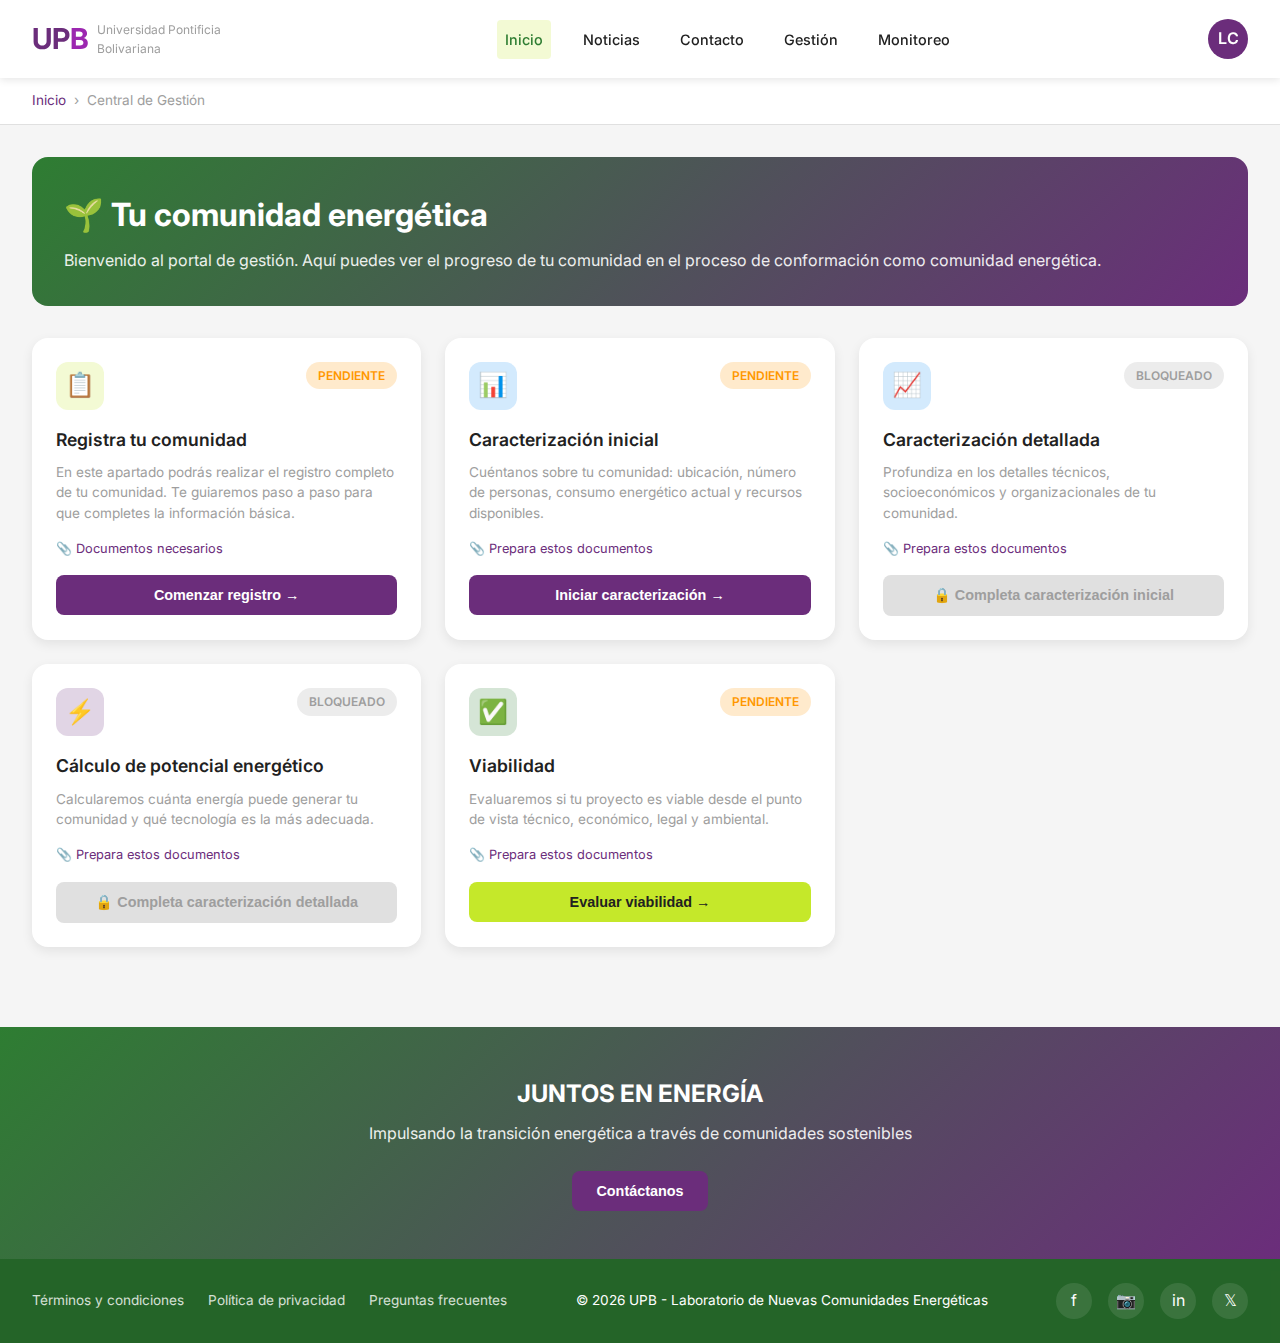
<file: portal_completo.html>
<!DOCTYPE html>
<html lang="es">
<head>
    <meta charset="UTF-8">
    <meta name="viewport" content="width=device-width, initial-scale=1.0">
    <title>Portal Comunidades Energéticas - UPB Medellín</title>
    <link rel="preconnect" href="https://fonts.googleapis.com">
    <link href="https://fonts.googleapis.com/css2?family=Inter:wght@300;400;500;600;700&display=swap" rel="stylesheet">
    <style>
        :root {
            --verde-primario: #C5E82A;
            --verde-bosque: #2E7D32;
            --purpura: #6B2D7B;
            --amarillo: #FFC107;
            --azul: #2196F3;
            --rojo: #E53935;
            --gris: #9E9E9E;
            --gris-claro: #F5F5F5;
            --gris-medio: #E0E0E0;
            --blanco: #FFFFFF;
            --negro: #212121;
            --naranja: #FF9800;
        }

        * {
            margin: 0;
            padding: 0;
            box-sizing: border-box;
        }

        body {
            font-family: 'Inter', sans-serif;
            background: var(--gris-claro);
            color: var(--negro);
            line-height: 1.6;
        }

        /* Header */
        .header {
            background: var(--blanco);
            padding: 1rem 2rem;
            box-shadow: 0 2px 8px rgba(0,0,0,0.1);
            position: sticky;
            top: 0;
            z-index: 1000;
        }

        .header-content {
            max-width: 1400px;
            margin: 0 auto;
            display: flex;
            align-items: center;
            justify-content: space-between;
            flex-wrap: wrap;
            gap: 1rem;
        }

        .logo {
            display: flex;
            align-items: center;
            gap: 0.5rem;
        }

        .logo-upb {
            font-size: 1.8rem;
            font-weight: 700;
        }

        .logo-upb .u, .logo-upb .p { color: var(--purpura); }
        .logo-upb .b { color: #9C27B0; }

        .logo-text {
            font-size: 0.75rem;
            color: var(--gris);
            max-width: 150px;
        }

        .nav-main {
            display: flex;
            gap: 1.5rem;
            flex-wrap: wrap;
        }

        .nav-main a {
            text-decoration: none;
            color: var(--negro);
            font-weight: 500;
            font-size: 0.9rem;
            padding: 0.5rem;
            border-radius: 4px;
            transition: all 0.2s;
        }

        .nav-main a:hover, .nav-main a.active {
            color: var(--verde-bosque);
            background: rgba(197, 232, 42, 0.2);
        }

        .user-actions {
            display: flex;
            align-items: center;
            gap: 1rem;
        }

        .user-avatar {
            width: 40px;
            height: 40px;
            border-radius: 50%;
            background: var(--purpura);
            color: var(--blanco);
            display: flex;
            align-items: center;
            justify-content: center;
            font-weight: 600;
        }

        /* Breadcrumb */
        .breadcrumb {
            background: var(--blanco);
            padding: 0.75rem 2rem;
            border-bottom: 1px solid var(--gris-medio);
        }

        .breadcrumb-content {
            max-width: 1400px;
            margin: 0 auto;
            display: flex;
            align-items: center;
            gap: 0.5rem;
            font-size: 0.85rem;
            color: var(--gris);
        }

        .breadcrumb a {
            color: var(--purpura);
            text-decoration: none;
        }

        .breadcrumb a:hover { text-decoration: underline; }

        /* Main Container */
        .main-container {
            max-width: 1400px;
            margin: 0 auto;
            padding: 2rem;
        }

        /* Central de Gestión - Dashboard */
        .dashboard-banner {
            background: linear-gradient(135deg, var(--verde-bosque) 0%, var(--purpura) 100%);
            color: var(--blanco);
            padding: 2rem;
            border-radius: 16px;
            margin-bottom: 2rem;
        }

        .dashboard-banner h1 {
            font-size: 2rem;
            margin-bottom: 0.5rem;
        }

        .dashboard-banner p {
            opacity: 0.9;
            font-size: 1rem;
        }

        .modules-grid {
            display: grid;
            grid-template-columns: repeat(auto-fit, minmax(320px, 1fr));
            gap: 1.5rem;
        }

        .module-card {
            background: var(--blanco);
            border-radius: 16px;
            padding: 1.5rem;
            box-shadow: 0 4px 12px rgba(0,0,0,0.08);
            transition: all 0.3s;
            position: relative;
            overflow: hidden;
        }

        .module-card:hover:not(.blocked) {
            transform: translateY(-4px);
            box-shadow: 0 8px 24px rgba(0,0,0,0.12);
        }

        .module-card.blocked {
            opacity: 0.6;
            pointer-events: none;
        }

        .module-header {
            display: flex;
            justify-content: space-between;
            align-items: flex-start;
            margin-bottom: 1rem;
        }

        .module-icon {
            width: 48px;
            height: 48px;
            border-radius: 12px;
            display: flex;
            align-items: center;
            justify-content: center;
            font-size: 1.5rem;
        }

        .module-icon.registro { background: rgba(197, 232, 42, 0.2); }
        .module-icon.caracterizacion { background: rgba(33, 150, 243, 0.2); }
        .module-icon.potencial { background: rgba(107, 45, 123, 0.2); }
        .module-icon.viabilidad { background: rgba(46, 125, 50, 0.2); }

        .module-status {
            padding: 0.25rem 0.75rem;
            border-radius: 20px;
            font-size: 0.75rem;
            font-weight: 600;
            text-transform: uppercase;
        }

        .status-pendiente { background: rgba(255, 152, 0, 0.2); color: var(--naranja); }
        .status-progreso { background: rgba(33, 150, 243, 0.2); color: var(--azul); }
        .status-completado { background: rgba(46, 125, 50, 0.2); color: var(--verde-bosque); }
        .status-bloqueado { background: rgba(158, 158, 158, 0.2); color: var(--gris); }

        .module-title {
            font-size: 1.1rem;
            font-weight: 600;
            margin-bottom: 0.5rem;
            color: var(--negro);
        }

        .module-description {
            font-size: 0.85rem;
            color: var(--gris);
            margin-bottom: 1rem;
            line-height: 1.5;
        }

        .module-docs {
            display: flex;
            align-items: center;
            gap: 0.5rem;
            font-size: 0.8rem;
            color: var(--purpura);
            margin-bottom: 1rem;
        }

        .module-btn {
            width: 100%;
            padding: 0.75rem 1.5rem;
            border: none;
            border-radius: 8px;
            font-weight: 600;
            font-size: 0.9rem;
            cursor: pointer;
            transition: all 0.2s;
            display: flex;
            align-items: center;
            justify-content: center;
            gap: 0.5rem;
        }

        .module-btn.primary {
            background: var(--purpura);
            color: var(--blanco);
        }

        .module-btn.primary:hover {
            background: #5a2569;
        }

        .module-btn.secondary {
            background: var(--verde-primario);
            color: var(--negro);
        }

        .module-btn.disabled {
            background: var(--gris-medio);
            color: var(--gris);
            cursor: not-allowed;
        }

        /* Progress Ring */
        .progress-ring {
            position: absolute;
            top: 1rem;
            right: 1rem;
            width: 50px;
            height: 50px;
        }

        .progress-ring circle {
            fill: none;
            stroke-width: 4;
        }

        .progress-ring .bg { stroke: var(--gris-medio); }
        .progress-ring .progress {
            stroke: var(--verde-bosque);
            stroke-linecap: round;
            transform: rotate(-90deg);
            transform-origin: 50% 50%;
            transition: stroke-dashoffset 0.5s;
        }

        /* Forms Layout */
        .form-layout {
            display: grid;
            grid-template-columns: 1fr 350px;
            gap: 2rem;
        }

        @media (max-width: 1024px) {
            .form-layout {
                grid-template-columns: 1fr;
            }
        }

        .form-main {
            background: var(--blanco);
            border-radius: 16px;
            padding: 2rem;
            box-shadow: 0 4px 12px rgba(0,0,0,0.08);
        }

        .form-sidebar {
            position: sticky;
            top: 100px;
            height: fit-content;
        }

        /* Wizard Stepper */
        .wizard-stepper {
            display: flex;
            justify-content: space-between;
            margin-bottom: 2rem;
            overflow-x: auto;
            padding-bottom: 1rem;
        }

        .wizard-step {
            display: flex;
            flex-direction: column;
            align-items: center;
            min-width: 80px;
            position: relative;
        }

        .wizard-step:not(:last-child)::after {
            content: '';
            position: absolute;
            top: 16px;
            left: 50%;
            width: 100%;
            height: 2px;
            background: var(--gris-medio);
            z-index: 0;
        }

        .wizard-step.completed:not(:last-child)::after {
            background: var(--verde-bosque);
        }

        .step-number {
            width: 32px;
            height: 32px;
            border-radius: 50%;
            display: flex;
            align-items: center;
            justify-content: center;
            font-size: 0.85rem;
            font-weight: 600;
            background: var(--gris-medio);
            color: var(--gris);
            position: relative;
            z-index: 1;
            transition: all 0.3s;
        }

        .wizard-step.active .step-number {
            background: var(--purpura);
            color: var(--blanco);
        }

        .wizard-step.completed .step-number {
            background: var(--verde-bosque);
            color: var(--blanco);
        }

        .step-label {
            font-size: 0.7rem;
            color: var(--gris);
            text-align: center;
            margin-top: 0.5rem;
            max-width: 80px;
        }

        .wizard-step.active .step-label {
            color: var(--purpura);
            font-weight: 600;
        }

        /* Form Section */
        .form-section {
            display: none;
        }

        .form-section.active {
            display: block;
        }

        .section-header {
            margin-bottom: 1.5rem;
            padding-bottom: 1rem;
            border-bottom: 2px solid var(--verde-primario);
        }

        .section-header h2 {
            font-size: 1.3rem;
            color: var(--negro);
            margin-bottom: 0.25rem;
        }

        .section-header p {
            font-size: 0.85rem;
            color: var(--gris);
        }

        /* Form Fields */
        .form-group {
            margin-bottom: 1.5rem;
        }

        .form-group label {
            display: block;
            font-weight: 500;
            margin-bottom: 0.5rem;
            color: var(--negro);
            font-size: 0.9rem;
        }

        .form-group label .required {
            color: var(--rojo);
            margin-left: 2px;
        }

        .form-group .help-text {
            font-size: 0.8rem;
            color: var(--gris);
            margin-top: 0.25rem;
        }

        .form-control {
            width: 100%;
            padding: 0.75rem 1rem;
            border: 1px solid var(--gris-medio);
            border-radius: 8px;
            font-size: 0.95rem;
            font-family: inherit;
            transition: all 0.2s;
        }

        .form-control:focus {
            outline: none;
            border-color: var(--purpura);
            box-shadow: 0 0 0 3px rgba(107, 45, 123, 0.1);
        }

        .form-control.error {
            border-color: var(--rojo);
        }

        .error-message {
            color: var(--rojo);
            font-size: 0.8rem;
            margin-top: 0.25rem;
            display: none;
        }

        .form-control.error + .error-message {
            display: block;
        }

        textarea.form-control {
            min-height: 100px;
            resize: vertical;
        }

        select.form-control {
            cursor: pointer;
        }

        /* Radio & Checkbox Groups */
        .radio-group, .checkbox-group {
            display: flex;
            flex-direction: column;
            gap: 0.75rem;
        }

        .radio-option, .checkbox-option {
            display: flex;
            align-items: flex-start;
            gap: 0.75rem;
            padding: 0.75rem 1rem;
            border: 1px solid var(--gris-medio);
            border-radius: 8px;
            cursor: pointer;
            transition: all 0.2s;
        }

        .radio-option:hover, .checkbox-option:hover {
            border-color: var(--purpura);
            background: rgba(107, 45, 123, 0.05);
        }

        .radio-option input, .checkbox-option input {
            margin-top: 2px;
            accent-color: var(--purpura);
        }

        .radio-option.selected, .checkbox-option.selected {
            border-color: var(--purpura);
            background: rgba(107, 45, 123, 0.08);
        }

        .option-content {
            flex: 1;
        }

        .option-label {
            font-weight: 500;
            color: var(--negro);
        }

        .option-description {
            font-size: 0.8rem;
            color: var(--gris);
            margin-top: 0.25rem;
        }

        /* Scale Rating */
        .scale-rating {
            display: flex;
            gap: 0.5rem;
            flex-wrap: wrap;
        }

        .scale-option {
            flex: 1;
            min-width: 60px;
            padding: 0.75rem;
            border: 1px solid var(--gris-medio);
            border-radius: 8px;
            text-align: center;
            cursor: pointer;
            transition: all 0.2s;
        }

        .scale-option:hover {
            border-color: var(--purpura);
        }

        .scale-option.selected {
            background: var(--purpura);
            color: var(--blanco);
            border-color: var(--purpura);
        }

        .scale-option .number {
            font-size: 1.2rem;
            font-weight: 600;
        }

        .scale-option .desc {
            font-size: 0.65rem;
            margin-top: 0.25rem;
        }

        /* Map Container */
        .map-container {
            height: 300px;
            background: var(--gris-claro);
            border-radius: 8px;
            border: 1px solid var(--gris-medio);
            display: flex;
            align-items: center;
            justify-content: center;
            margin-bottom: 1rem;
            position: relative;
        }

        .map-placeholder {
            text-align: center;
            color: var(--gris);
        }

        .map-placeholder svg {
            width: 48px;
            height: 48px;
            margin-bottom: 0.5rem;
        }

        .coordinates-row {
            display: grid;
            grid-template-columns: repeat(3, 1fr);
            gap: 1rem;
        }

        /* Repeatable Section */
        .repeatable-section {
            border: 1px solid var(--gris-medio);
            border-radius: 8px;
            padding: 1rem;
            margin-bottom: 1rem;
            position: relative;
        }

        .repeatable-header {
            display: flex;
            justify-content: space-between;
            align-items: center;
            margin-bottom: 1rem;
        }

        .repeatable-title {
            font-weight: 600;
            color: var(--purpura);
        }

        .btn-remove {
            background: none;
            border: none;
            color: var(--rojo);
            cursor: pointer;
            font-size: 1.2rem;
        }

        .btn-add {
            display: flex;
            align-items: center;
            gap: 0.5rem;
            padding: 0.75rem 1rem;
            border: 2px dashed var(--purpura);
            border-radius: 8px;
            background: none;
            color: var(--purpura);
            font-weight: 600;
            cursor: pointer;
            width: 100%;
            justify-content: center;
            transition: all 0.2s;
        }

        .btn-add:hover {
            background: rgba(107, 45, 123, 0.05);
        }

        /* Sidebar */
        .sidebar-card {
            background: var(--blanco);
            border-radius: 12px;
            padding: 1.5rem;
            box-shadow: 0 4px 12px rgba(0,0,0,0.08);
            margin-bottom: 1rem;
        }

        .sidebar-title {
            font-size: 1rem;
            font-weight: 600;
            margin-bottom: 1rem;
            color: var(--negro);
            display: flex;
            align-items: center;
            gap: 0.5rem;
        }

        .progress-list {
            list-style: none;
        }

        .progress-item {
            display: flex;
            align-items: center;
            gap: 0.75rem;
            padding: 0.5rem 0;
            font-size: 0.85rem;
            color: var(--gris);
        }

        .progress-item.completed {
            color: var(--verde-bosque);
        }

        .progress-item.active {
            color: var(--purpura);
            font-weight: 500;
        }

        .progress-icon {
            width: 20px;
            height: 20px;
            border-radius: 50%;
            border: 2px solid currentColor;
            display: flex;
            align-items: center;
            justify-content: center;
            font-size: 0.7rem;
        }

        .progress-item.completed .progress-icon {
            background: var(--verde-bosque);
            border-color: var(--verde-bosque);
            color: var(--blanco);
        }

        .docs-list {
            list-style: none;
        }

        .docs-item {
            display: flex;
            align-items: flex-start;
            gap: 0.5rem;
            padding: 0.5rem 0;
            font-size: 0.85rem;
            color: var(--negro);
        }

        .docs-item::before {
            content: '📄';
            font-size: 1rem;
        }

        .help-tip {
            background: rgba(33, 150, 243, 0.1);
            border-left: 3px solid var(--azul);
            padding: 0.75rem 1rem;
            font-size: 0.85rem;
            border-radius: 0 8px 8px 0;
            margin-bottom: 0.75rem;
        }

        .autosave-indicator {
            display: flex;
            align-items: center;
            gap: 0.5rem;
            font-size: 0.8rem;
            color: var(--verde-bosque);
            padding: 0.5rem;
            background: rgba(46, 125, 50, 0.1);
            border-radius: 6px;
        }

        /* Form Navigation */
        .form-nav {
            display: flex;
            justify-content: space-between;
            align-items: center;
            margin-top: 2rem;
            padding-top: 1.5rem;
            border-top: 1px solid var(--gris-medio);
            flex-wrap: wrap;
            gap: 1rem;
        }

        .btn {
            padding: 0.75rem 1.5rem;
            border-radius: 8px;
            font-weight: 600;
            font-size: 0.9rem;
            cursor: pointer;
            transition: all 0.2s;
            display: inline-flex;
            align-items: center;
            gap: 0.5rem;
            border: none;
        }

        .btn-primary {
            background: var(--purpura);
            color: var(--blanco);
        }

        .btn-primary:hover {
            background: #5a2569;
        }

        .btn-secondary {
            background: var(--blanco);
            color: var(--purpura);
            border: 2px solid var(--purpura);
        }

        .btn-secondary:hover {
            background: rgba(107, 45, 123, 0.05);
        }

        .btn-outline {
            background: transparent;
            color: var(--gris);
            border: 1px solid var(--gris-medio);
        }

        .btn-outline:hover {
            border-color: var(--gris);
        }

        .btn-success {
            background: var(--verde-bosque);
            color: var(--blanco);
        }

        /* Info Box */
        .info-box {
            background: rgba(33, 150, 243, 0.1);
            border: 1px solid rgba(33, 150, 243, 0.3);
            border-radius: 8px;
            padding: 1rem;
            margin-bottom: 1rem;
        }

        .info-box.warning {
            background: rgba(255, 193, 7, 0.1);
            border-color: rgba(255, 193, 7, 0.3);
        }

        .info-box.success {
            background: rgba(46, 125, 50, 0.1);
            border-color: rgba(46, 125, 50, 0.3);
        }

        .info-box-title {
            font-weight: 600;
            margin-bottom: 0.5rem;
            display: flex;
            align-items: center;
            gap: 0.5rem;
        }

        .info-box p {
            font-size: 0.85rem;
            color: var(--negro);
        }

        /* Modal */
        .modal-overlay {
            position: fixed;
            top: 0;
            left: 0;
            right: 0;
            bottom: 0;
            background: rgba(0,0,0,0.5);
            display: none;
            align-items: center;
            justify-content: center;
            z-index: 2000;
            padding: 1rem;
        }

        .modal-overlay.active {
            display: flex;
        }

        .modal {
            background: var(--blanco);
            border-radius: 16px;
            max-width: 500px;
            width: 100%;
            padding: 2rem;
            text-align: center;
        }

        .modal-icon {
            width: 80px;
            height: 80px;
            margin: 0 auto 1.5rem;
            border-radius: 50%;
            display: flex;
            align-items: center;
            justify-content: center;
            font-size: 2.5rem;
        }

        .modal-icon.success {
            background: rgba(46, 125, 50, 0.1);
        }

        .modal-icon.warning {
            background: rgba(255, 193, 7, 0.1);
        }

        .modal h3 {
            font-size: 1.3rem;
            margin-bottom: 1rem;
        }

        .modal p {
            color: var(--gris);
            margin-bottom: 1.5rem;
        }

        /* Footer */
        .footer {
            background: var(--verde-bosque);
            color: var(--blanco);
            margin-top: 3rem;
        }

        .footer-top {
            padding: 3rem 2rem;
            text-align: center;
            background: linear-gradient(135deg, var(--verde-bosque) 0%, var(--purpura) 100%);
        }

        .footer-slogan {
            font-size: 1.5rem;
            font-weight: 700;
            margin-bottom: 0.5rem;
        }

        .footer-tagline {
            font-size: 1rem;
            opacity: 0.9;
            margin-bottom: 1.5rem;
        }

        .footer-bottom {
            padding: 1.5rem 2rem;
            background: rgba(0,0,0,0.2);
            display: flex;
            justify-content: space-between;
            align-items: center;
            flex-wrap: wrap;
            gap: 1rem;
        }

        .footer-links {
            display: flex;
            gap: 1.5rem;
        }

        .footer-links a {
            color: var(--blanco);
            text-decoration: none;
            font-size: 0.85rem;
            opacity: 0.8;
        }

        .footer-links a:hover { opacity: 1; }

        .social-links {
            display: flex;
            gap: 1rem;
        }

        .social-links a {
            width: 36px;
            height: 36px;
            border-radius: 50%;
            background: rgba(255,255,255,0.1);
            display: flex;
            align-items: center;
            justify-content: center;
            color: var(--blanco);
            text-decoration: none;
            transition: all 0.2s;
        }

        .social-links a:hover {
            background: rgba(255,255,255,0.2);
        }

        /* Mobile Bottom Sheet */
        .bottom-sheet {
            display: none;
        }

        @media (max-width: 768px) {
            .header-content { padding: 0.5rem; }
            .nav-main { display: none; }
            .main-container { padding: 1rem; }
            .dashboard-banner { padding: 1.5rem; }
            .dashboard-banner h1 { font-size: 1.5rem; }
            .form-main { padding: 1rem; }
            .wizard-stepper { gap: 0.25rem; }
            .step-label { display: none; }
            .coordinates-row { grid-template-columns: 1fr; }
            .form-nav { flex-direction: column; }
            .form-nav .btn { width: 100%; justify-content: center; }
            
            .form-sidebar {
                display: none;
            }

            .bottom-sheet {
                display: block;
                position: fixed;
                bottom: 0;
                left: 0;
                right: 0;
                background: var(--blanco);
                border-radius: 16px 16px 0 0;
                box-shadow: 0 -4px 20px rgba(0,0,0,0.15);
                z-index: 1000;
                transform: translateY(calc(100% - 60px));
                transition: transform 0.3s ease;
            }

            .bottom-sheet.expanded {
                transform: translateY(0);
            }

            .bottom-sheet-handle {
                width: 40px;
                height: 4px;
                background: var(--gris-medio);
                border-radius: 2px;
                margin: 12px auto;
                cursor: pointer;
            }

            .bottom-sheet-content {
                padding: 0 1rem 1rem;
                max-height: 60vh;
                overflow-y: auto;
            }
        }

        /* Utilities */
        .hidden { display: none !important; }
        .text-center { text-align: center; }
        .mt-1 { margin-top: 0.5rem; }
        .mt-2 { margin-top: 1rem; }
        .mb-1 { margin-bottom: 0.5rem; }
        .mb-2 { margin-bottom: 1rem; }

        /* Conditional Fields */
        .conditional-field {
            display: none;
        }

        .conditional-field.visible {
            display: block;
        }

        /* Table for leaders */
        .data-table {
            width: 100%;
            border-collapse: collapse;
            margin-top: 1rem;
        }

        .data-table th, .data-table td {
            padding: 0.75rem;
            text-align: left;
            border-bottom: 1px solid var(--gris-medio);
            font-size: 0.85rem;
        }

        .data-table th {
            background: var(--gris-claro);
            font-weight: 600;
        }

        .empty-state {
            text-align: center;
            padding: 2rem;
            color: var(--gris);
        }

        /* Viability Results */
        .result-card {
            background: linear-gradient(135deg, var(--verde-bosque) 0%, #4CAF50 100%);
            color: var(--blanco);
            border-radius: 16px;
            padding: 2rem;
            text-align: center;
            margin-bottom: 2rem;
        }

        .result-score {
            font-size: 3rem;
            font-weight: 700;
        }

        .result-label {
            font-size: 1.2rem;
            margin-top: 0.5rem;
        }

        .dimension-cards {
            display: grid;
            grid-template-columns: repeat(auto-fit, minmax(150px, 1fr));
            gap: 1rem;
            margin-top: 1.5rem;
        }

        .dimension-card {
            background: var(--blanco);
            border-radius: 12px;
            padding: 1rem;
            text-align: center;
            box-shadow: 0 2px 8px rgba(0,0,0,0.08);
        }

        .dimension-icon {
            width: 48px;
            height: 48px;
            border-radius: 50%;
            margin: 0 auto 0.5rem;
            display: flex;
            align-items: center;
            justify-content: center;
            font-weight: 700;
            font-size: 1.2rem;
        }

        .dimension-name {
            font-size: 0.85rem;
            color: var(--gris);
        }

        .dimension-score {
            font-size: 1.3rem;
            font-weight: 700;
            color: var(--negro);
        }
    </style>
</head>
<body>
    <!-- Header -->
    <header class="header">
        <div class="header-content">
            <div class="logo">
                <span class="logo-upb"><span class="u">U</span><span class="p">P</span><span class="b">B</span></span>
                <span class="logo-text">Universidad Pontificia Bolivariana</span>
            </div>
            <nav class="nav-main">
                <a href="#" onclick="showView('dashboard'); return false;" class="active" id="nav-inicio">Inicio</a>
                <a href="#" onclick="showView('dashboard'); return false;">Noticias</a>
                <a href="#">Contacto</a>
                <a href="#" onclick="showView('dashboard'); return false;" id="nav-gestion">Gestión</a>
                <a href="#">Monitoreo</a>
            </nav>
            <div class="user-actions">
                <div class="user-avatar">LC</div>
            </div>
        </div>
    </header>

    <!-- Breadcrumb -->
    <div class="breadcrumb">
        <div class="breadcrumb-content" id="breadcrumb">
            <a href="#" onclick="showView('dashboard'); return false;">Inicio</a>
            <span>›</span>
            <span>Central de Gestión</span>
        </div>
    </div>

    <main class="main-container">
        <!-- ========== CENTRAL DE GESTIÓN (DASHBOARD) ========== -->
        <div id="view-dashboard" class="view active">
            <div class="dashboard-banner">
                <h1>🌱 Tu comunidad energética</h1>
                <p>Bienvenido al portal de gestión. Aquí puedes ver el progreso de tu comunidad en el proceso de conformación como comunidad energética.</p>
            </div>

            <div class="modules-grid">
                <!-- Módulo 1: Registro -->
                <div class="module-card" id="card-registro" data-status="pendiente">
                    <div class="module-header">
                        <div class="module-icon registro">📋</div>
                        <span class="module-status status-pendiente" id="status-registro">Pendiente</span>
                    </div>
                    <h3 class="module-title">Registra tu comunidad</h3>
                    <p class="module-description">En este apartado podrás realizar el registro completo de tu comunidad. Te guiaremos paso a paso para que completes la información básica.</p>
                    <div class="module-docs">📎 Documentos necesarios</div>
                    <button class="module-btn primary" onclick="showView('registro')">
                        Comenzar registro →
                    </button>
                </div>

                <!-- Módulo 2: Caracterización Inicial -->
                <div class="module-card" id="card-caracterizacion-inicial" data-status="pendiente">
                    <div class="module-header">
                        <div class="module-icon caracterizacion">📊</div>
                        <span class="module-status status-pendiente" id="status-caract-inicial">Pendiente</span>
                    </div>
                    <h3 class="module-title">Caracterización inicial</h3>
                    <p class="module-description">Cuéntanos sobre tu comunidad: ubicación, número de personas, consumo energético actual y recursos disponibles.</p>
                    <div class="module-docs">📎 Prepara estos documentos</div>
                    <button class="module-btn primary" onclick="showView('caracterizacion-inicial')">
                        Iniciar caracterización →
                    </button>
                </div>

                <!-- Módulo 3: Caracterización Detallada -->
                <div class="module-card" id="card-caracterizacion-detallada" data-status="bloqueado">
                    <div class="module-header">
                        <div class="module-icon caracterizacion">📈</div>
                        <span class="module-status status-bloqueado" id="status-caract-detallada">Bloqueado</span>
                    </div>
                    <h3 class="module-title">Caracterización detallada</h3>
                    <p class="module-description">Profundiza en los detalles técnicos, socioeconómicos y organizacionales de tu comunidad.</p>
                    <div class="module-docs">📎 Prepara estos documentos</div>
                    <button class="module-btn disabled" id="btn-caract-detallada">
                        🔒 Completa caracterización inicial
                    </button>
                </div>

                <!-- Módulo 4: Cálculo Potencial -->
                <div class="module-card" id="card-potencial" data-status="bloqueado">
                    <div class="module-header">
                        <div class="module-icon potencial">⚡</div>
                        <span class="module-status status-bloqueado" id="status-potencial">Bloqueado</span>
                    </div>
                    <h3 class="module-title">Cálculo de potencial energético</h3>
                    <p class="module-description">Calcularemos cuánta energía puede generar tu comunidad y qué tecnología es la más adecuada.</p>
                    <div class="module-docs">📎 Prepara estos documentos</div>
                    <button class="module-btn disabled" id="btn-potencial">
                        🔒 Completa caracterización detallada
                    </button>
                </div>

                <!-- Módulo 5: Viabilidad -->
                <div class="module-card" id="card-viabilidad" data-status="pendiente">
                    <div class="module-header">
                        <div class="module-icon viabilidad">✅</div>
                        <span class="module-status status-pendiente" id="status-viabilidad">Pendiente</span>
                    </div>
                    <h3 class="module-title">Viabilidad</h3>
                    <p class="module-description">Evaluaremos si tu proyecto es viable desde el punto de vista técnico, económico, legal y ambiental.</p>
                    <div class="module-docs">📎 Prepara estos documentos</div>
                    <button class="module-btn secondary" onclick="showView('viabilidad')">
                        Evaluar viabilidad →
                    </button>
                </div>
            </div>
        </div>

        <!-- ========== FORMULARIO: REGISTRO DE COMUNIDAD ========== -->
        <div id="view-registro" class="view hidden">
            <div class="form-layout">
                <div class="form-main">
                    <div class="section-header">
                        <h2>📋 Registra tu comunidad</h2>
                        <p>Complete la información básica de su comunidad. Todos los campos marcados con * son obligatorios.</p>
                    </div>

                    <div class="info-box warning">
                        <div class="info-box-title">⚠️ Importante</div>
                        <p>La plataforma debe ser diligenciada por un líder de la comunidad designado para este fin. Solo se permite un registro por comunidad.</p>
                    </div>

                    <!-- Sección 1: Ubicación Geográfica -->
                    <div class="form-section active" id="registro-sec-1">
                        <h3 style="margin-bottom: 1.5rem; color: var(--purpura);">1. Ubicación geográfica</h3>
                        
                        <div class="form-group">
                            <label>Nombre de la comunidad <span class="required">*</span></label>
                            <input type="text" class="form-control" id="nombre_comunidad" placeholder="Ingresa el nombre de la comunidad" required>
                            <span class="help-text">Nombre oficial o reconocido de la comunidad</span>
                        </div>

                        <div class="form-group">
                            <label>Departamento <span class="required">*</span></label>
                            <select class="form-control" id="departamento" required>
                                <option value="">Selecciona un departamento</option>
                                <option value="antioquia">Antioquia</option>
                                <option value="atlantico">Atlántico</option>
                                <option value="bogota">Bogotá D.C.</option>
                                <option value="bolivar">Bolívar</option>
                                <option value="boyaca">Boyacá</option>
                                <option value="caldas">Caldas</option>
                                <option value="caqueta">Caquetá</option>
                                <option value="cauca">Cauca</option>
                                <option value="cesar">Cesar</option>
                                <option value="choco">Chocó</option>
                                <option value="cordoba">Córdoba</option>
                                <option value="cundinamarca">Cundinamarca</option>
                                <option value="guainia">Guainía</option>
                                <option value="guaviare">Guaviare</option>
                                <option value="huila">Huila</option>
                                <option value="la_guajira">La Guajira</option>
                                <option value="magdalena">Magdalena</option>
                                <option value="meta">Meta</option>
                                <option value="narino">Nariño</option>
                                <option value="norte_santander">Norte de Santander</option>
                                <option value="putumayo">Putumayo</option>
                                <option value="quindio">Quindío</option>
                                <option value="risaralda">Risaralda</option>
                                <option value="san_andres">San Andrés y Providencia</option>
                                <option value="santander">Santander</option>
                                <option value="sucre">Sucre</option>
                                <option value="tolima">Tolima</option>
                                <option value="valle">Valle del Cauca</option>
                                <option value="vaupes">Vaupés</option>
                                <option value="vichada">Vichada</option>
                            </select>
                        </div>

                        <div class="form-group">
                            <label>Municipio <span class="required">*</span></label>
                            <input type="text" class="form-control" id="municipio" placeholder="Ingresa el nombre del municipio" required>
                        </div>

                        <div class="form-group">
                            <label>Barrio / Vereda / Resguardo <span class="required">*</span></label>
                            <input type="text" class="form-control" id="barrio_vereda" placeholder="Ingresa barrio, vereda o resguardo" required>
                        </div>

                        <div class="form-group">
                            <label>Coordenadas <span class="required">*</span></label>
                            <div class="map-container">
                                <div class="map-placeholder">
                                    <svg viewBox="0 0 24 24" fill="currentColor"><path d="M12 2C8.13 2 5 5.13 5 9c0 5.25 7 13 7 13s7-7.75 7-13c0-3.87-3.13-7-7-7zm0 9.5c-1.38 0-2.5-1.12-2.5-2.5s1.12-2.5 2.5-2.5 2.5 1.12 2.5 2.5-1.12 2.5-2.5 2.5z"/></svg>
                                    <p>Haz clic para seleccionar ubicación</p>
                                </div>
                            </div>
                            <span class="help-text">Haz clic en el mapa para seleccionar la ubicación. Las coordenadas se actualizan automáticamente.</span>
                            <div class="coordinates-row mt-1">
                                <div class="form-group" style="margin-bottom:0">
                                    <label style="font-size:0.8rem">Latitud</label>
                                    <input type="text" class="form-control" id="latitud" placeholder="Ej: 6.2442" readonly>
                                </div>
                                <div class="form-group" style="margin-bottom:0">
                                    <label style="font-size:0.8rem">Longitud</label>
                                    <input type="text" class="form-control" id="longitud" placeholder="Ej: -75.5812" readonly>
                                </div>
                                <div class="form-group" style="margin-bottom:0">
                                    <label style="font-size:0.8rem">Altitud (m)</label>
                                    <input type="text" class="form-control" id="altitud" placeholder="Auto" readonly>
                                </div>
                            </div>
                        </div>

                        <div class="form-group">
                            <label>Ubicación de la comunidad <span class="required">*</span></label>
                            <div class="radio-group">
                                <label class="radio-option">
                                    <input type="radio" name="ubicacion_tipo" value="rural">
                                    <div class="option-content">
                                        <span class="option-label">Rural</span>
                                        <span class="option-description">Fuera del casco urbano</span>
                                    </div>
                                </label>
                                <label class="radio-option">
                                    <input type="radio" name="ubicacion_tipo" value="urbana">
                                    <div class="option-content">
                                        <span class="option-label">Urbana</span>
                                        <span class="option-description">Dentro del casco urbano</span>
                                    </div>
                                </label>
                                <label class="radio-option">
                                    <input type="radio" name="ubicacion_tipo" value="periurbana">
                                    <div class="option-content">
                                        <span class="option-label">Periurbana</span>
                                        <span class="option-description">En los límites de la ciudad</span>
                                    </div>
                                </label>
                            </div>
                        </div>
                    </div>

                    <!-- Sección 2: Conexión Eléctrica -->
                    <div class="form-section" id="registro-sec-2">
                        <h3 style="margin-bottom: 1.5rem; color: var(--purpura);">2. Conexión eléctrica</h3>
                        
                        <div class="form-group">
                            <label>Conexión al sistema eléctrico <span class="required">*</span></label>
                            <div class="radio-group">
                                <label class="radio-option">
                                    <input type="radio" name="conexion_sistema" value="sin">
                                    <div class="option-content">
                                        <span class="option-label">Conectada al Sistema Interconectado Nacional (SIN)</span>
                                        <span class="option-description">Tiene acceso a la red eléctrica nacional</span>
                                    </div>
                                </label>
                                <label class="radio-option">
                                    <input type="radio" name="conexion_sistema" value="zni">
                                    <div class="option-content">
                                        <span class="option-label">Ubicada en Zona No Interconectada (ZNI)</span>
                                        <span class="option-description">No tiene acceso a la red eléctrica nacional</span>
                                    </div>
                                </label>
                                <label class="radio-option">
                                    <input type="radio" name="conexion_sistema" value="no_sabe">
                                    <div class="option-content">
                                        <span class="option-label">No sabe</span>
                                    </div>
                                </label>
                            </div>
                        </div>

                        <div class="form-group">
                            <label>¿Cómo se identifica su comunidad? <span class="required">*</span></label>
                            <div class="radio-group">
                                <label class="radio-option">
                                    <input type="radio" name="tipo_comunidad" value="ordinaria">
                                    <div class="option-content">
                                        <span class="option-label">Ordinaria</span>
                                        <span class="option-description">Comunidad residencial</span>
                                    </div>
                                </label>
                                <label class="radio-option">
                                    <input type="radio" name="tipo_comunidad" value="equipamiento_social">
                                    <div class="option-content">
                                        <span class="option-label">Equipamiento social</span>
                                        <span class="option-description">Centros comunitarios, salud, educación</span>
                                    </div>
                                </label>
                                <label class="radio-option">
                                    <input type="radio" name="tipo_comunidad" value="institucional">
                                    <div class="option-content">
                                        <span class="option-label">Institucional</span>
                                        <span class="option-description">Entidades gubernamentales</span>
                                    </div>
                                </label>
                            </div>
                        </div>

                        <div class="form-group">
                            <label>¿La comunidad ya se encuentra registrada en el Registro de Comunidades Energéticas (RCE)?</label>
                            <div class="radio-group">
                                <label class="radio-option">
                                    <input type="radio" name="registrada_rce" value="si">
                                    <span class="option-label">Sí</span>
                                </label>
                                <label class="radio-option">
                                    <input type="radio" name="registrada_rce" value="no">
                                    <span class="option-label">No</span>
                                </label>
                            </div>
                            <span class="help-text">El RCE es el registro oficial del Ministerio de Minas y Energía</span>
                        </div>
                    </div>

                    <!-- Sección 3: Datos del Representante -->
                    <div class="form-section" id="registro-sec-3">
                        <h3 style="margin-bottom: 1.5rem; color: var(--purpura);">3. Datos del representante</h3>
                        
                        <div class="form-group">
                            <label>Nombre del representante o líder de la comunidad <span class="required">*</span></label>
                            <input type="text" class="form-control" id="nombre_representante" placeholder="Nombre completo del representante" required>
                        </div>

                        <div class="form-group">
                            <label>Documento de identidad <span class="required">*</span></label>
                            <input type="text" class="form-control" id="documento_identidad" placeholder="Número de documento" required>
                        </div>

                        <div class="form-group">
                            <label>Correo electrónico <span class="required">*</span></label>
                            <input type="email" class="form-control" id="correo_contacto" placeholder="ejemplo@correo.com" required>
                            <span class="error-message">Por favor ingrese un correo válido</span>
                        </div>

                        <div class="form-group">
                            <label>Número de contacto <span class="required">*</span></label>
                            <input type="tel" class="form-control" id="telefono_contacto" placeholder="Número de contacto" required>
                        </div>
                    </div>

                    <div class="form-nav">
                        <button class="btn btn-outline" onclick="showView('dashboard')">
                            ← Volver al inicio
                        </button>
                        <div style="display:flex; gap:0.5rem;">
                            <button class="btn btn-secondary" id="btn-registro-prev" onclick="navigateRegistro(-1)" style="display:none">
                                ← Anterior
                            </button>
                            <button class="btn btn-primary" id="btn-registro-next" onclick="navigateRegistro(1)">
                                Siguiente →
                            </button>
                            <button class="btn btn-success" id="btn-registro-submit" onclick="submitRegistro()" style="display:none">
                                Enviar registro ✓
                            </button>
                        </div>
                    </div>
                </div>

                <aside class="form-sidebar">
                    <div class="sidebar-card">
                        <h4 class="sidebar-title">📊 Progreso</h4>
                        <ul class="progress-list">
                            <li class="progress-item active" id="prog-reg-1">
                                <span class="progress-icon">1</span>
                                Ubicación geográfica
                            </li>
                            <li class="progress-item" id="prog-reg-2">
                                <span class="progress-icon">2</span>
                                Conexión eléctrica
                            </li>
                            <li class="progress-item" id="prog-reg-3">
                                <span class="progress-icon">3</span>
                                Datos del representante
                            </li>
                        </ul>
                    </div>

                    <div class="sidebar-card">
                        <h4 class="sidebar-title">📄 Documentos necesarios</h4>
                        <ul class="docs-list">
                            <li class="docs-item">Documento de identidad del representante (cédula)</li>
                        </ul>
                    </div>

                    <div class="sidebar-card">
                        <h4 class="sidebar-title">💡 Ayuda</h4>
                        <div class="help-tip">
                            <strong>Coordenadas:</strong> Si no conoces las coordenadas exactas, puedes usar Google Maps para encontrarlas.
                        </div>
                        <div class="help-tip">
                            <strong>SIN vs ZNI:</strong> Si recibes factura de energía de una empresa como EPM, Codensa o similar, estás en el SIN.
                        </div>
                    </div>

                    <div class="sidebar-card">
                        <div class="autosave-indicator">
                            <span>💾</span>
                            <span>Auto-guardado activo</span>
                        </div>
                    </div>
                </aside>
            </div>
        </div>

        <!-- ========== FORMULARIO: CARACTERIZACIÓN INICIAL ========== -->
        <div id="view-caracterizacion-inicial" class="view hidden">
            <div class="form-layout">
                <div class="form-main">
                    <div class="section-header">
                        <h2>📊 Caracterización inicial</h2>
                        <p>Cuéntanos sobre tu comunidad en 8 sencillos pasos. Esta información nos ayuda a entender mejor tus necesidades.</p>
                    </div>

                    <!-- Wizard Stepper -->
                    <div class="wizard-stepper" id="wizard-caract-inicial">
                        <div class="wizard-step active" data-step="1">
                            <span class="step-number">1</span>
                            <span class="step-label">Población</span>
                        </div>
                        <div class="wizard-step" data-step="2">
                            <span class="step-number">2</span>
                            <span class="step-label">Acceso</span>
                        </div>
                        <div class="wizard-step" data-step="3">
                            <span class="step-number">3</span>
                            <span class="step-label">Ambiente</span>
                        </div>
                        <div class="wizard-step" data-step="4">
                            <span class="step-number">4</span>
                            <span class="step-label">Internet</span>
                        </div>
                        <div class="wizard-step" data-step="5">
                            <span class="step-number">5</span>
                            <span class="step-label">Gobernanza</span>
                        </div>
                        <div class="wizard-step" data-step="6">
                            <span class="step-number">6</span>
                            <span class="step-label">Motivaciones</span>
                        </div>
                        <div class="wizard-step" data-step="7">
                            <span class="step-number">7</span>
                            <span class="step-label">Habilidades</span>
                        </div>
                        <div class="wizard-step" data-step="8">
                            <span class="step-number">8</span>
                            <span class="step-label">Energía</span>
                        </div>
                    </div>

                    <!-- Paso 1: Población -->
                    <div class="form-section active" id="ci-paso-1">
                        <h3 style="margin-bottom: 1.5rem; color: var(--purpura);">1. Información de población</h3>
                        
                        <div class="form-group">
                            <label>¿Su comunidad incluye población bajo protección constitucional especial? <span class="required">*</span></label>
                            <span class="help-text" style="margin-bottom:0.75rem;display:block">Puede seleccionar más de una opción</span>
                            <div class="checkbox-group">
                                <label class="checkbox-option"><input type="checkbox" name="poblacion_proteccion" value="victimas_conflicto"><span class="option-label">Víctimas del conflicto armado</span></label>
                                <label class="checkbox-option"><input type="checkbox" name="poblacion_proteccion" value="reintegracion"><span class="option-label">Personas en reintegración (firmantes de paz)</span></label>
                                <label class="checkbox-option"><input type="checkbox" name="poblacion_proteccion" value="rural"><span class="option-label">Población rural</span></label>
                                <label class="checkbox-option"><input type="checkbox" name="poblacion_proteccion" value="discapacidad"><span class="option-label">Personas con discapacidad</span></label>
                                <label class="checkbox-option"><input type="checkbox" name="poblacion_proteccion" value="lgbtiq"><span class="option-label">Población LGBTIQ+</span></label>
                                <label class="checkbox-option"><input type="checkbox" name="poblacion_proteccion" value="migrantes"><span class="option-label">Migrantes o refugiados</span></label>
                                <label class="checkbox-option"><input type="checkbox" name="poblacion_proteccion" value="reparacion_colectiva"><span class="option-label">Sujetos de reparación colectiva</span></label>
                                <label class="checkbox-option"><input type="checkbox" name="poblacion_proteccion" value="etnicos"><span class="option-label">Comunidades étnicas</span></label>
                                <label class="checkbox-option"><input type="checkbox" name="poblacion_proteccion" value="mayores"><span class="option-label">Personas mayores (60+)</span></label>
                                <label class="checkbox-option"><input type="checkbox" name="poblacion_proteccion" value="gestantes"><span class="option-label">Mujeres gestantes o lactantes</span></label>
                                <label class="checkbox-option"><input type="checkbox" name="poblacion_proteccion" value="calle"><span class="option-label">Personas en situación de calle</span></label>
                                <label class="checkbox-option"><input type="checkbox" name="poblacion_proteccion" value="estratos_bajos"><span class="option-label">Estratos socioeconómicos 1, 2 o 3</span></label>
                                <label class="checkbox-option"><input type="checkbox" name="poblacion_proteccion" value="ninguna" id="pob-ninguna"><span class="option-label">Ninguna de las anteriores</span></label>
                            </div>
                        </div>

                        <div class="form-group">
                            <label>Actividades productivas predominantes en la comunidad <span class="required">*</span></label>
                            <span class="help-text" style="margin-bottom:0.75rem;display:block">Puede seleccionar varias opciones</span>
                            <div class="checkbox-group">
                                <label class="checkbox-option"><input type="checkbox" name="actividades_productivas" value="A"><span class="option-label">Agricultura, ganadería, caza, silvicultura y pesca</span></label>
                                <label class="checkbox-option"><input type="checkbox" name="actividades_productivas" value="B"><span class="option-label">Explotación de minas y canteras</span></label>
                                <label class="checkbox-option"><input type="checkbox" name="actividades_productivas" value="C"><span class="option-label">Industrias manufactureras</span></label>
                                <label class="checkbox-option"><input type="checkbox" name="actividades_productivas" value="G"><span class="option-label">Comercio al por mayor y menor; reparación de vehículos</span></label>
                                <label class="checkbox-option"><input type="checkbox" name="actividades_productivas" value="I"><span class="option-label">Alojamiento y servicios de comida</span></label>
                                <label class="checkbox-option"><input type="checkbox" name="actividades_productivas" value="P"><span class="option-label">Educación</span></label>
                                <label class="checkbox-option"><input type="checkbox" name="actividades_productivas" value="Q"><span class="option-label">Actividades de atención de la salud humana</span></label>
                                <label class="checkbox-option"><input type="checkbox" name="actividades_productivas" value="S"><span class="option-label">Otras actividades de servicios</span></label>
                            </div>
                            <div class="form-group mt-1">
                                <label style="font-size:0.85rem">Otro (especifique)</label>
                                <input type="text" class="form-control" id="actividades_otro" placeholder="Especifique otra actividad productiva">
                            </div>
                        </div>
                    </div>

                    <!-- Paso 2: Acceso -->
                    <div class="form-section" id="ci-paso-2">
                        <h3 style="margin-bottom: 1.5rem; color: var(--purpura);">2. Conectividad y acceso</h3>
                        
                        <div class="form-group">
                            <label>Tipo de acceso disponible a la comunidad <span class="required">*</span></label>
                            <div class="checkbox-group">
                                <label class="checkbox-option"><input type="checkbox" name="tipo_acceso" value="via_primaria"><span class="option-label">Vía primaria (carretera pavimentada)</span></label>
                                <label class="checkbox-option"><input type="checkbox" name="tipo_acceso" value="via_secundaria"><span class="option-label">Vía secundaria (carretera sin pavimentar)</span></label>
                                <label class="checkbox-option"><input type="checkbox" name="tipo_acceso" value="camino_peatonal"><span class="option-label">Camino peatonal/sendero</span></label>
                                <label class="checkbox-option"><input type="checkbox" name="tipo_acceso" value="rio"><span class="option-label">Río navegable</span></label>
                                <label class="checkbox-option"><input type="checkbox" name="tipo_acceso" value="aereo"><span class="option-label">Acceso aéreo (avioneta/helicóptero)</span></label>
                            </div>
                            <div class="form-group mt-1">
                                <label style="font-size:0.85rem">Otro (especifique)</label>
                                <input type="text" class="form-control" id="acceso_otro" placeholder="Especifique otro tipo de acceso">
                            </div>
                        </div>

                        <div class="form-group">
                            <label>Nombre del centro urbano más cercano <span class="required">*</span></label>
                            <input type="text" class="form-control" id="centro_urbano_cercano" placeholder="Nombre del centro urbano">
                        </div>

                        <div class="form-group">
                            <label>Disponibilidad de transporte público <span class="required">*</span></label>
                            <div class="radio-group">
                                <label class="radio-option"><input type="radio" name="transporte_publico" value="si"><span class="option-label">Sí</span></label>
                                <label class="radio-option"><input type="radio" name="transporte_publico" value="no"><span class="option-label">No</span></label>
                                <label class="radio-option"><input type="radio" name="transporte_publico" value="a_veces"><span class="option-label">A veces</span></label>
                            </div>
                        </div>
                    </div>

                    <!-- Paso 3: Ambiental -->
                    <div class="form-section" id="ci-paso-3">
                        <h3 style="margin-bottom: 1.5rem; color: var(--purpura);">3. Información ambiental</h3>
                        
                        <div class="form-group">
                            <label>¿Existen en su territorio zonas protegidas o de conservación ambiental? <span class="required">*</span></label>
                            <span class="help-text" style="margin-bottom:0.5rem;display:block">Parques naturales, reservas forestales, humedales, rondas de ríos</span>
                            <div class="radio-group">
                                <label class="radio-option"><input type="radio" name="zonas_protegidas" value="si"><span class="option-label">Sí</span></label>
                                <label class="radio-option"><input type="radio" name="zonas_protegidas" value="no"><span class="option-label">No</span></label>
                                <label class="radio-option"><input type="radio" name="zonas_protegidas" value="no_sabe"><span class="option-label">No sabe</span></label>
                            </div>
                        </div>

                        <div class="form-group">
                            <label>¿Existen conflictos por el uso del suelo en la comunidad? <span class="required">*</span></label>
                            <span class="help-text" style="margin-bottom:0.5rem;display:block">Agricultura, minería, ganadería, conservación</span>
                            <div class="radio-group">
                                <label class="radio-option"><input type="radio" name="conflictos_suelo" value="si"><span class="option-label">Sí</span></label>
                                <label class="radio-option"><input type="radio" name="conflictos_suelo" value="no"><span class="option-label">No</span></label>
                                <label class="radio-option"><input type="radio" name="conflictos_suelo" value="no_sabe"><span class="option-label">No sabe</span></label>
                            </div>
                        </div>
                    </div>

                    <!-- Paso 4: Internet/TIC -->
                    <div class="form-section" id="ci-paso-4">
                        <h3 style="margin-bottom: 1.5rem; color: var(--purpura);">4. Conectividad digital (internet y TIC)</h3>
                        
                        <div class="form-group">
                            <label>¿La comunidad cuenta con acceso a internet? <span class="required">*</span></label>
                            <div class="radio-group">
                                <label class="radio-option"><input type="radio" name="acceso_internet" value="si" onchange="toggleConditional('tipo_conexion_internet', true)"><span class="option-label">Sí</span></label>
                                <label class="radio-option"><input type="radio" name="acceso_internet" value="no" onchange="toggleConditional('tipo_conexion_internet', false)"><span class="option-label">No</span></label>
                                <label class="radio-option"><input type="radio" name="acceso_internet" value="no_sabe" onchange="toggleConditional('tipo_conexion_internet', false)"><span class="option-label">No sabe</span></label>
                            </div>
                        </div>

                        <div class="form-group conditional-field" id="tipo_conexion_internet">
                            <label>¿Cuenta con acceso a internet permanente o intermitente? <span class="required">*</span></label>
                            <div class="radio-group">
                                <label class="radio-option"><input type="radio" name="tipo_conexion_internet" value="permanente"><span class="option-label">Permanente</span></label>
                                <label class="radio-option"><input type="radio" name="tipo_conexion_internet" value="intermitente"><span class="option-label">Intermitente</span></label>
                            </div>
                            <div class="info-box mt-1" id="msg-intermitente" style="display:none">
                                <p>La comunidad tiene conectividad intermitente. Esto puede limitar la interacción continua con la plataforma del LNCE, pero aún puede participar mediante alternativas complementarias.</p>
                            </div>
                        </div>
                    </div>

                    <!-- Paso 5: Gobernanza -->
                    <div class="form-section" id="ci-paso-5">
                        <h3 style="margin-bottom: 1.5rem; color: var(--purpura);">5. Verificación del modelo de gobernanza</h3>
                        <p style="margin-bottom:1rem;color:var(--gris);font-size:0.9rem;">Cuestionario autoguiado para verificar aspectos de gobernanza implementados</p>
                        
                        <div class="form-group">
                            <label>¿La comunidad cuenta con una misión clara, conocida y compartida? <span class="required">*</span></label>
                            <div class="radio-group" style="flex-direction:row;gap:1rem;">
                                <label class="radio-option" style="flex:1"><input type="radio" name="tiene_mision" value="si"><span class="option-label">Sí</span></label>
                                <label class="radio-option" style="flex:1"><input type="radio" name="tiene_mision" value="no"><span class="option-label">No</span></label>
                            </div>
                        </div>

                        <div class="form-group">
                            <label>¿La comunidad cuenta con una visión clara, conocida y compartida? <span class="required">*</span></label>
                            <div class="radio-group" style="flex-direction:row;gap:1rem;">
                                <label class="radio-option" style="flex:1"><input type="radio" name="tiene_vision" value="si"><span class="option-label">Sí</span></label>
                                <label class="radio-option" style="flex:1"><input type="radio" name="tiene_vision" value="no"><span class="option-label">No</span></label>
                            </div>
                        </div>

                        <div class="form-group">
                            <label>¿La comunidad cuenta con una composición adecuada de líderes y representantes? <span class="required">*</span></label>
                            <div class="radio-group" style="flex-direction:row;gap:1rem;">
                                <label class="radio-option" style="flex:1"><input type="radio" name="composicion_lideres" value="si"><span class="option-label">Sí</span></label>
                                <label class="radio-option" style="flex:1"><input type="radio" name="composicion_lideres" value="no"><span class="option-label">No</span></label>
                            </div>
                        </div>

                        <div class="form-group">
                            <label>¿El liderazgo promueve una cultura de resultados? <span class="required">*</span></label>
                            <div class="radio-group" style="flex-direction:row;gap:1rem;">
                                <label class="radio-option" style="flex:1"><input type="radio" name="cultura_resultados" value="si"><span class="option-label">Sí</span></label>
                                <label class="radio-option" style="flex:1"><input type="radio" name="cultura_resultados" value="no"><span class="option-label">No</span></label>
                            </div>
                        </div>

                        <div class="form-group">
                            <label>¿La toma de decisiones se realiza por consenso y con participación? <span class="required">*</span></label>
                            <div class="radio-group" style="flex-direction:row;gap:1rem;">
                                <label class="radio-option" style="flex:1"><input type="radio" name="decisiones_consenso" value="si"><span class="option-label">Sí</span></label>
                                <label class="radio-option" style="flex:1"><input type="radio" name="decisiones_consenso" value="no"><span class="option-label">No</span></label>
                            </div>
                        </div>

                        <div class="form-group">
                            <label>¿La comunidad aplica mecanismos de rendición de cuentas y transparencia? <span class="required">*</span></label>
                            <div class="radio-group" style="flex-direction:row;gap:1rem;">
                                <label class="radio-option" style="flex:1"><input type="radio" name="rendicion_cuentas" value="si"><span class="option-label">Sí</span></label>
                                <label class="radio-option" style="flex:1"><input type="radio" name="rendicion_cuentas" value="no"><span class="option-label">No</span></label>
                            </div>
                        </div>

                        <div class="form-group">
                            <label>¿La comunidad aplica mecanismos de gestión de quejas y resolución de conflictos? <span class="required">*</span></label>
                            <div class="radio-group" style="flex-direction:row;gap:1rem;">
                                <label class="radio-option" style="flex:1"><input type="radio" name="gestion_conflictos" value="si"><span class="option-label">Sí</span></label>
                                <label class="radio-option" style="flex:1"><input type="radio" name="gestion_conflictos" value="no"><span class="option-label">No</span></label>
                            </div>
                        </div>

                        <div class="info-box success mt-2" id="diagnostico-gobernanza">
                            <div class="info-box-title">📊 Diagnóstico de habilitación</div>
                            <p>La comunidad cumple con <strong id="gobernanza-count">0</strong> de los 7 aspectos fundamentales. El LNCE te puede acompañar con orientación técnica y herramientas de apoyo.</p>
                        </div>
                    </div>

                    <!-- Paso 6: Motivaciones -->
                    <div class="form-section" id="ci-paso-6">
                        <h3 style="margin-bottom: 1.5rem; color: var(--purpura);">6. Intereses comunitarios</h3>
                        
                        <div class="form-group">
                            <label>¿Cuáles son las principales motivaciones para conformar una comunidad energética? <span class="required">*</span></label>
                            <div class="checkbox-group">
                                <label class="checkbox-option"><input type="checkbox" name="motivaciones" value="reducir_costos"><span class="option-label">Reducir costos de energía</span></label>
                                <label class="checkbox-option"><input type="checkbox" name="motivaciones" value="confiabilidad"><span class="option-label">Mejorar la confiabilidad del servicio</span></label>
                                <label class="checkbox-option"><input type="checkbox" name="motivaciones" value="autonomia"><span class="option-label">Aumentar la autonomía energética</span></label>
                                <label class="checkbox-option"><input type="checkbox" name="motivaciones" value="renovables"><span class="option-label">Usar recursos renovables locales</span></label>
                                <label class="checkbox-option"><input type="checkbox" name="motivaciones" value="ingresos"><span class="option-label">Generar ingresos comunitarios</span></label>
                                <label class="checkbox-option"><input type="checkbox" name="motivaciones" value="economia_local"><span class="option-label">Impulsar la economía local</span></label>
                                <label class="checkbox-option"><input type="checkbox" name="motivaciones" value="ambiente"><span class="option-label">Mejorar las condiciones ambientales</span></label>
                                <label class="checkbox-option"><input type="checkbox" name="motivaciones" value="vulnerables"><span class="option-label">Ampliar acceso a poblaciones vulnerables</span></label>
                                <label class="checkbox-option"><input type="checkbox" name="motivaciones" value="pobreza_energetica"><span class="option-label">Reducir la pobreza energética</span></label>
                                <label class="checkbox-option"><input type="checkbox" name="motivaciones" value="calidad_vida"><span class="option-label">Mejorar calidad de vida y cohesión social</span></label>
                                <label class="checkbox-option"><input type="checkbox" name="motivaciones" value="gobernanza"><span class="option-label">Fortalecer organización y gobernanza</span></label>
                                <label class="checkbox-option"><input type="checkbox" name="motivaciones" value="capacidades"><span class="option-label">Desarrollar capacidades técnicas</span></label>
                                <label class="checkbox-option"><input type="checkbox" name="motivaciones" value="innovacion"><span class="option-label">Promover innovación y digitalización</span></label>
                                <label class="checkbox-option"><input type="checkbox" name="motivaciones" value="resiliencia"><span class="option-label">Aumentar resiliencia al cambio climático</span></label>
                            </div>
                            <div class="form-group mt-1">
                                <label style="font-size:0.85rem">Otro. ¿Cuál?</label>
                                <input type="text" class="form-control" id="motivaciones_otro" placeholder="Especifique otra motivación">
                            </div>
                        </div>
                    </div>

                    <!-- Paso 7: Habilidades -->
                    <div class="form-section" id="ci-paso-7">
                        <h3 style="margin-bottom: 1.5rem; color: var(--purpura);">7. Roles comunitarios</h3>
                        
                        <div class="form-group">
                            <label>Seleccione las habilidades que tienen las personas de su comunidad <span class="required">*</span></label>
                            <div class="checkbox-group">
                                <label class="checkbox-option"><input type="checkbox" name="habilidades" value="electricidad"><span class="option-label">Personas con conocimiento de electricidad</span></label>
                                <label class="checkbox-option"><input type="checkbox" name="habilidades" value="energia_renovable"><span class="option-label">Conocimiento de energía renovable y tecnologías sostenibles</span></label>
                                <label class="checkbox-option"><input type="checkbox" name="habilidades" value="infraestructura"><span class="option-label">Conocimiento de infraestructura, agua y medio ambiente</span></label>
                                <label class="checkbox-option"><input type="checkbox" name="habilidades" value="produccion"><span class="option-label">Conocimiento de producción local y actividades económicas</span></label>
                                <label class="checkbox-option"><input type="checkbox" name="habilidades" value="gestion"><span class="option-label">Conocimiento de gestión, proyectos y finanzas</span></label>
                                <label class="checkbox-option"><input type="checkbox" name="habilidades" value="gobernanza"><span class="option-label">Conocimiento de gobernanza, liderazgo y participación social</span></label>
                                <label class="checkbox-option"><input type="checkbox" name="habilidades" value="educacion"><span class="option-label">Conocimiento de educación, formación y comunicación</span></label>
                                <label class="checkbox-option"><input type="checkbox" name="habilidades" value="legal"><span class="option-label">Conocimiento de asesoría legal y regulatoria</span></label>
                                <label class="checkbox-option"><input type="checkbox" name="habilidades" value="tic"><span class="option-label">Conocimiento de TIC</span></label>
                            </div>
                        </div>

                        <div class="info-box" id="msg-habilidades">
                            <p>El LNCE puede acompañar a la comunidad en el fortalecimiento de las capacidades que no estén presentes actualmente.</p>
                        </div>
                    </div>

                    <!-- Paso 8: Demanda Energética -->
                    <div class="form-section" id="ci-paso-8">
                        <h3 style="margin-bottom: 1.5rem; color: var(--purpura);">8. Demanda energética</h3>
                        
                        <div class="form-group">
                            <label>¿Qué tipo o tipos de energía consume actualmente su comunidad? <span class="required">*</span></label>
                            <div class="checkbox-group">
                                <label class="checkbox-option"><input type="checkbox" name="tipos_energia" value="electricidad_red"><span class="option-label">Electricidad de la red</span></label>
                                <label class="checkbox-option"><input type="checkbox" name="tipos_energia" value="energia_eolica"><span class="option-label">Energía eólica</span></label>
                                <label class="checkbox-option"><input type="checkbox" name="tipos_energia" value="lena"><span class="option-label">Leña o madera</span></label>
                                <label class="checkbox-option"><input type="checkbox" name="tipos_energia" value="diesel"><span class="option-label">Diésel</span></label>
                                <label class="checkbox-option"><input type="checkbox" name="tipos_energia" value="glp"><span class="option-label">GLP</span></label>
                                <label class="checkbox-option"><input type="checkbox" name="tipos_energia" value="solar"><span class="option-label">Energía solar</span></label>
                                <label class="checkbox-option"><input type="checkbox" name="tipos_energia" value="gas_natural"><span class="option-label">Gas natural</span></label>
                                <label class="checkbox-option"><input type="checkbox" name="tipos_energia" value="carbon"><span class="option-label">Carbón</span></label>
                                <label class="checkbox-option"><input type="checkbox" name="tipos_energia" value="gasolina"><span class="option-label">Gasolina</span></label>
                            </div>
                            <div class="form-group mt-1">
                                <label style="font-size:0.85rem">Otro (especifique)</label>
                                <input type="text" class="form-control" id="energia_otro" placeholder="Especifique otra fuente de energía">
                            </div>
                        </div>

                        <div class="form-group">
                            <label>¿Conoce el consumo de energía en su comunidad? <span class="required">*</span></label>
                            <div class="radio-group" style="flex-direction:row;gap:1rem;">
                                <label class="radio-option" style="flex:1"><input type="radio" name="conoce_consumo" value="si"><span class="option-label">Sí</span></label>
                                <label class="radio-option" style="flex:1"><input type="radio" name="conoce_consumo" value="no"><span class="option-label">No</span></label>
                            </div>
                        </div>

                        <div class="form-group">
                            <label>¿Conoce el costo mensual total que paga su comunidad por energía? <span class="required">*</span></label>
                            <div class="radio-group" style="flex-direction:row;gap:1rem;">
                                <label class="radio-option" style="flex:1"><input type="radio" name="conoce_costo" value="si"><span class="option-label">Sí</span></label>
                                <label class="radio-option" style="flex:1"><input type="radio" name="conoce_costo" value="no"><span class="option-label">No</span></label>
                            </div>
                        </div>
                    </div>

                    <div class="form-nav">
                        <button class="btn btn-outline" onclick="showView('dashboard')">← Volver al inicio</button>
                        <div style="display:flex; gap:0.5rem;">
                            <button class="btn btn-secondary" id="btn-ci-prev" onclick="navigateCI(-1)" style="display:none">← Anterior</button>
                            <button class="btn btn-primary" id="btn-ci-next" onclick="navigateCI(1)">Siguiente →</button>
                            <button class="btn btn-success" id="btn-ci-submit" onclick="submitCI()" style="display:none">Finalizar caracterización ✓</button>
                        </div>
                    </div>
                </div>

                <aside class="form-sidebar">
                    <div class="sidebar-card">
                        <h4 class="sidebar-title">📊 Progreso</h4>
                        <ul class="progress-list" id="ci-progress-list">
                            <li class="progress-item active"><span class="progress-icon">1</span> Población</li>
                            <li class="progress-item"><span class="progress-icon">2</span> Acceso físico</li>
                            <li class="progress-item"><span class="progress-icon">3</span> Ambiente</li>
                            <li class="progress-item"><span class="progress-icon">4</span> Internet/TIC</li>
                            <li class="progress-item"><span class="progress-icon">5</span> Gobernanza</li>
                            <li class="progress-item"><span class="progress-icon">6</span> Motivaciones</li>
                            <li class="progress-item"><span class="progress-icon">7</span> Habilidades</li>
                            <li class="progress-item"><span class="progress-icon">8</span> Energía</li>
                        </ul>
                    </div>

                    <div class="sidebar-card">
                        <h4 class="sidebar-title">📄 Documentos necesarios</h4>
                        <ul class="docs-list">
                            <li class="docs-item">Facturas de energía recientes</li>
                            <li class="docs-item">Información de censo poblacional</li>
                        </ul>
                    </div>

                    <div class="sidebar-card">
                        <h4 class="sidebar-title">💡 Ayuda</h4>
                        <div class="help-tip">
                            Si no tiene alguna información exacta, puede dar estimaciones. Lo importante es avanzar.
                        </div>
                    </div>

                    <div class="sidebar-card">
                        <div class="autosave-indicator">
                            <span>💾</span>
                            <span>Auto-guardado activo</span>
                        </div>
                    </div>
                </aside>
            </div>
        </div>

        <!-- ========== FORMULARIO: CARACTERIZACIÓN DETALLADA ========== -->
        <div id="view-caracterizacion-detallada" class="view hidden">
            <div class="form-layout">
                <div class="form-main">
                    <div class="section-header">
                        <h2>📈 Caracterización detallada</h2>
                        <p>Profundiza en los detalles técnicos, socioeconómicos y organizacionales. 14 secciones para completar.</p>
                    </div>

                    <!-- Wizard Stepper Detallada -->
                    <div class="wizard-stepper" id="wizard-caract-detallada" style="flex-wrap: wrap;">
                        <div class="wizard-step active" data-step="1"><span class="step-number">1</span><span class="step-label">Demografía</span></div>
                        <div class="wizard-step" data-step="2"><span class="step-number">2</span><span class="step-label">Acceso</span></div>
                        <div class="wizard-step" data-step="3"><span class="step-number">3</span><span class="step-label">Ambiental</span></div>
                        <div class="wizard-step" data-step="4"><span class="step-number">4</span><span class="step-label">TIC</span></div>
                        <div class="wizard-step" data-step="5"><span class="step-number">5</span><span class="step-label">Gobernanza</span></div>
                        <div class="wizard-step" data-step="6"><span class="step-number">6</span><span class="step-label">Objetivo</span></div>
                        <div class="wizard-step" data-step="7"><span class="step-number">7</span><span class="step-label">Legal</span></div>
                        <div class="wizard-step" data-step="8"><span class="step-number">8</span><span class="step-label">Líderes</span></div>
                        <div class="wizard-step" data-step="9"><span class="step-number">9</span><span class="step-label">Actores</span></div>
                        <div class="wizard-step" data-step="10"><span class="step-number">10</span><span class="step-label">Demanda</span></div>
                        <div class="wizard-step" data-step="11"><span class="step-number">11</span><span class="step-label">Generación</span></div>
                        <div class="wizard-step" data-step="12"><span class="step-number">12</span><span class="step-label">Consumo</span></div>
                        <div class="wizard-step" data-step="13"><span class="step-number">13</span><span class="step-label">Tarifa</span></div>
                        <div class="wizard-step" data-step="14"><span class="step-number">14</span><span class="step-label">Resumen</span></div>
                    </div>

                    <!-- Paso 1: Demografía -->
                    <div class="form-section active" id="cd-paso-1">
                        <h3 style="margin-bottom: 1.5rem; color: var(--purpura);">1. Ficha poblacional de la comunidad</h3>
                        
                        <div style="display:grid; grid-template-columns: repeat(auto-fit, minmax(200px, 1fr)); gap:1rem;">
                            <div class="form-group">
                                <label>Número de habitantes <span class="required">*</span></label>
                                <input type="number" class="form-control" id="num_habitantes" placeholder="Total habitantes" min="1">
                            </div>
                            <div class="form-group">
                                <label>Número de viviendas <span class="required">*</span></label>
                                <input type="number" class="form-control" id="num_viviendas" placeholder="Total viviendas" min="1">
                            </div>
                        </div>

                        <div class="form-group">
                            <label>Lengua predominante <span class="required">*</span></label>
                            <input type="text" class="form-control" id="lengua_predominante" placeholder="Ej: Español, Wayuunaiki">
                        </div>

                        <div class="form-group">
                            <label>Presencia de organizaciones comunitarias (JAC, asociaciones, cooperativas)</label>
                            <textarea class="form-control" id="organizaciones_comunitarias" placeholder="Describa organizaciones presentes (si aplica)"></textarea>
                        </div>

                        <h4 style="margin: 1.5rem 0 1rem; color: var(--negro);">Distribución por edad y género</h4>
                        <div style="display:grid; grid-template-columns: repeat(auto-fit, minmax(150px, 1fr)); gap:1rem;">
                            <div class="form-group">
                                <label>Adultos (total) <span class="required">*</span></label>
                                <input type="number" class="form-control" id="num_adultos_total" placeholder="Total" min="0">
                            </div>
                            <div class="form-group">
                                <label>Adultos hombres <span class="required">*</span></label>
                                <input type="number" class="form-control" id="adultos_hombres" placeholder="Hombres" min="0">
                            </div>
                            <div class="form-group">
                                <label>Adultos mujeres <span class="required">*</span></label>
                                <input type="number" class="form-control" id="adultos_mujeres" placeholder="Mujeres" min="0">
                            </div>
                            <div class="form-group">
                                <label>Jóvenes <span class="required">*</span></label>
                                <input type="number" class="form-control" id="num_jovenes" placeholder="Jóvenes" min="0">
                            </div>
                            <div class="form-group">
                                <label>Niños <span class="required">*</span></label>
                                <input type="number" class="form-control" id="num_ninos" placeholder="Niños" min="0">
                            </div>
                        </div>
                    </div>

                    <!-- Paso 2: Acceso -->
                    <div class="form-section" id="cd-paso-2">
                        <h3 style="margin-bottom: 1.5rem; color: var(--purpura);">2. Ficha de acceso a la comunidad</h3>
                        
                        <div class="form-group">
                            <label>Distancia aproximada al centro urbano más cercano</label>
                            <div style="display:flex;align-items:center;gap:0.5rem;">
                                <input type="number" class="form-control" id="distancia_centro_urbano" placeholder="Distancia" style="max-width:150px;">
                                <span>km</span>
                            </div>
                            <span class="help-text">Campo no obligatorio</span>
                        </div>

                        <div class="form-group">
                            <label>Tipo de conexión vial <span class="required">*</span></label>
                            <div class="radio-group">
                                <label class="radio-option"><input type="radio" name="tipo_conexion_vial" value="primaria"><span class="option-label">Primaria</span></label>
                                <label class="radio-option"><input type="radio" name="tipo_conexion_vial" value="secundaria"><span class="option-label">Secundaria</span></label>
                                <label class="radio-option"><input type="radio" name="tipo_conexion_vial" value="ninguna"><span class="option-label">Ninguna</span></label>
                            </div>
                        </div>

                        <div class="form-group">
                            <label>Tiempo promedio de desplazamiento al centro urbano <span class="required">*</span></label>
                            <div style="display:flex;gap:1rem;">
                                <div style="display:flex;align-items:center;gap:0.5rem;">
                                    <input type="number" class="form-control" id="tiempo_horas" placeholder="0" min="0" style="width:80px;">
                                    <span>horas</span>
                                </div>
                                <div style="display:flex;align-items:center;gap:0.5rem;">
                                    <input type="number" class="form-control" id="tiempo_minutos" placeholder="0" min="0" max="59" style="width:80px;">
                                    <span>minutos</span>
                                </div>
                            </div>
                        </div>

                        <div class="form-group">
                            <label>Frecuencia de transporte público</label>
                            <select class="form-control" id="frecuencia_transporte">
                                <option value="">Seleccione la frecuencia</option>
                                <option value="varias_dia">Varias veces al día</option>
                                <option value="una_dia">Una vez al día</option>
                                <option value="varias_semana">Varias veces por semana</option>
                                <option value="una_semana">Una vez por semana</option>
                                <option value="ocasional">Ocasionalmente</option>
                                <option value="no_hay">No hay transporte público</option>
                            </select>
                            <span class="help-text">Campo no obligatorio</span>
                        </div>
                    </div>

                    <!-- Paso 3: Ambiental -->
                    <div class="form-section" id="cd-paso-3">
                        <h3 style="margin-bottom: 1.5rem; color: var(--purpura);">3. Ficha de información ambiental</h3>
                        
                        <div class="form-group">
                            <label>¿El acceso al agua proviene de fuentes naturales cercanas? <span class="required">*</span></label>
                            <div class="checkbox-group">
                                <label class="checkbox-option"><input type="checkbox" name="fuentes_agua" value="rio"><span class="option-label">Río</span></label>
                                <label class="checkbox-option"><input type="checkbox" name="fuentes_agua" value="quebrada"><span class="option-label">Quebrada</span></label>
                                <label class="checkbox-option"><input type="checkbox" name="fuentes_agua" value="pozo"><span class="option-label">Pozo</span></label>
                                <label class="checkbox-option"><input type="checkbox" name="fuentes_agua" value="lago"><span class="option-label">Lago</span></label>
                                <label class="checkbox-option"><input type="checkbox" name="fuentes_agua" value="otro"><span class="option-label">Otro</span></label>
                            </div>
                        </div>

                        <div class="form-group">
                            <label>¿Han tenido problemas de contaminación del agua o del suelo? <span class="required">*</span></label>
                            <div class="radio-group">
                                <label class="radio-option"><input type="radio" name="contaminacion_agua_suelo" value="si"><span class="option-label">Sí</span></label>
                                <label class="radio-option"><input type="radio" name="contaminacion_agua_suelo" value="no"><span class="option-label">No</span></label>
                                <label class="radio-option"><input type="radio" name="contaminacion_agua_suelo" value="no_sabe"><span class="option-label">No sabe</span></label>
                            </div>
                        </div>

                        <div class="form-group">
                            <label>¿Hay zonas con erosión o deforestación? <span class="required">*</span></label>
                            <div class="radio-group">
                                <label class="radio-option"><input type="radio" name="erosion_deforestacion" value="si"><span class="option-label">Sí</span></label>
                                <label class="radio-option"><input type="radio" name="erosion_deforestacion" value="no"><span class="option-label">No</span></label>
                                <label class="radio-option"><input type="radio" name="erosion_deforestacion" value="no_sabe"><span class="option-label">No sabe</span></label>
                            </div>
                        </div>

                        <div class="form-group">
                            <label>¿Existen sitios culturales, espirituales o sagrados? <span class="required">*</span></label>
                            <div class="radio-group">
                                <label class="radio-option"><input type="radio" name="sitios_sagrados" value="si"><span class="option-label">Sí</span></label>
                                <label class="radio-option"><input type="radio" name="sitios_sagrados" value="no"><span class="option-label">No</span></label>
                            </div>
                        </div>

                        <div class="form-group">
                            <label>¿Qué tipo de riesgos naturales afectan a la comunidad? <span class="required">*</span></label>
                            <div class="checkbox-group">
                                <label class="checkbox-option"><input type="checkbox" name="riesgos_naturales" value="inundaciones"><span class="option-label">Inundaciones</span></label>
                                <label class="checkbox-option"><input type="checkbox" name="riesgos_naturales" value="deslizamientos"><span class="option-label">Deslizamientos</span></label>
                                <label class="checkbox-option"><input type="checkbox" name="riesgos_naturales" value="sequias"><span class="option-label">Sequías</span></label>
                                <label class="checkbox-option"><input type="checkbox" name="riesgos_naturales" value="olas_calor"><span class="option-label">Olas de calor</span></label>
                                <label class="checkbox-option"><input type="checkbox" name="riesgos_naturales" value="vientos_fuertes"><span class="option-label">Vientos fuertes</span></label>
                                <label class="checkbox-option"><input type="checkbox" name="riesgos_naturales" value="otro"><span class="option-label">Otro</span></label>
                            </div>
                        </div>

                        <div class="form-group">
                            <label>Método de disposición de residuos sólidos <span class="required">*</span></label>
                            <div class="checkbox-group">
                                <label class="checkbox-option"><input type="checkbox" name="disposicion_residuos" value="empresa_aseo"><span class="option-label">Los recoge el carro de la empresa de aseo</span></label>
                                <label class="checkbox-option"><input type="checkbox" name="disposicion_residuos" value="botadero"><span class="option-label">Botadero a cielo abierto</span></label>
                                <label class="checkbox-option"><input type="checkbox" name="disposicion_residuos" value="relleno"><span class="option-label">Relleno sanitario</span></label>
                                <label class="checkbox-option"><input type="checkbox" name="disposicion_residuos" value="quema"><span class="option-label">Quema</span></label>
                                <label class="checkbox-option"><input type="checkbox" name="disposicion_residuos" value="entierro"><span class="option-label">Entierro</span></label>
                                <label class="checkbox-option"><input type="checkbox" name="disposicion_residuos" value="rios"><span class="option-label">Disposición en quebradas o ríos</span></label>
                                <label class="checkbox-option"><input type="checkbox" name="disposicion_residuos" value="reciclaje"><span class="option-label">Reciclaje</span></label>
                            </div>
                        </div>
                    </div>

                    <!-- Paso 4: Conectividad TIC -->
                    <div class="form-section" id="cd-paso-4">
                        <h3 style="margin-bottom: 1.5rem; color: var(--purpura);">4. Ficha de conectividad digital</h3>
                        
                        <div class="form-group">
                            <label>¿Existe cobertura de telefonía móvil? <span class="required">*</span></label>
                            <div class="radio-group">
                                <label class="radio-option"><input type="radio" name="cobertura_movil" value="buena"><span class="option-label">Sí, buena señal</span></label>
                                <label class="radio-option"><input type="radio" name="cobertura_movil" value="intermitente"><span class="option-label">Sí, señal intermitente</span></label>
                                <label class="radio-option"><input type="radio" name="cobertura_movil" value="no"><span class="option-label">No hay cobertura</span></label>
                            </div>
                        </div>

                        <div class="form-group">
                            <label>¿La comunidad cuenta con acceso a internet fijo o móvil? <span class="required">*</span></label>
                            <div class="radio-group">
                                <label class="radio-option"><input type="radio" name="acceso_internet_tipo" value="fijo"><span class="option-label">Internet fijo</span></label>
                                <label class="radio-option"><input type="radio" name="acceso_internet_tipo" value="movil"><span class="option-label">Internet móvil</span></label>
                                <label class="radio-option"><input type="radio" name="acceso_internet_tipo" value="no"><span class="option-label">No hay acceso</span></label>
                            </div>
                        </div>

                        <div class="form-group">
                            <label>Calidad del servicio de internet disponible <span class="required">*</span></label>
                            <div class="radio-group">
                                <label class="radio-option"><input type="radio" name="calidad_internet" value="bueno"><div class="option-content"><span class="option-label">Bueno</span><span class="option-description">Fluido para reuniones virtuales</span></div></label>
                                <label class="radio-option"><input type="radio" name="calidad_internet" value="regular"><div class="option-content"><span class="option-label">Regular</span><span class="option-description">Para mensajes y llamadas, pero lento para video</span></div></label>
                                <label class="radio-option"><input type="radio" name="calidad_internet" value="malo"><div class="option-content"><span class="option-label">Malo</span><span class="option-description">Muy intermitente o sin señal</span></div></label>
                            </div>
                        </div>

                        <div class="form-group">
                            <label>¿Hay un punto comunitario de acceso a internet? <span class="required">*</span></label>
                            <div class="radio-group" style="flex-direction:row;gap:1rem;">
                                <label class="radio-option" style="flex:1"><input type="radio" name="punto_comunitario_internet" value="si"><span class="option-label">Sí</span></label>
                                <label class="radio-option" style="flex:1"><input type="radio" name="punto_comunitario_internet" value="no"><span class="option-label">No</span></label>
                            </div>
                        </div>

                        <div class="form-group">
                            <label>¿Con cuáles elementos tecnológicos cuenta la comunidad? <span class="required">*</span></label>
                            <div class="checkbox-group">
                                <label class="checkbox-option"><input type="checkbox" name="dotacion_tecnologica" value="computadores_escritorio"><span class="option-label">Computadores de escritorio</span></label>
                                <label class="checkbox-option"><input type="checkbox" name="dotacion_tecnologica" value="portatiles"><span class="option-label">Portátiles</span></label>
                                <label class="checkbox-option"><input type="checkbox" name="dotacion_tecnologica" value="tablets"><span class="option-label">Tablets</span></label>
                                <label class="checkbox-option"><input type="checkbox" name="dotacion_tecnologica" value="celulares"><span class="option-label">Celulares inteligentes</span></label>
                            </div>
                        </div>
                    </div>

                    <!-- Paso 5: Gobernanza detallada -->
                    <div class="form-section" id="cd-paso-5">
                        <h3 style="margin-bottom: 1.5rem; color: var(--purpura);">5. Modelo de gobernanza (detallado)</h3>
                        <p style="margin-bottom:1rem;color:var(--gris);font-size:0.9rem;">Campos no obligatorios - Complete lo que conozca</p>
                        
                        <div class="form-group">
                            <label>Misión: ¿Cuál es la misión de la comunidad?</label>
                            <textarea class="form-control" id="mision_detalle" placeholder="Describa la misión de la comunidad"></textarea>
                        </div>

                        <div class="form-group">
                            <label>Visión: ¿Cuál es la visión de la comunidad?</label>
                            <textarea class="form-control" id="vision_detalle" placeholder="Describa la visión de la comunidad"></textarea>
                        </div>

                        <div class="form-group">
                            <label>Liderazgo: ¿Cómo se eligen los líderes?</label>
                            <textarea class="form-control" id="liderazgo_detalle" placeholder="Describa el proceso de elección de líderes"></textarea>
                        </div>

                        <div class="form-group">
                            <label>Resultados: ¿Qué logros importantes han tenido?</label>
                            <textarea class="form-control" id="resultados_detalle" placeholder="Describa los logros del liderazgo"></textarea>
                        </div>

                        <div class="form-group">
                            <label>Decisiones: ¿Qué espacios utilizan para participación?</label>
                            <textarea class="form-control" id="decisiones_detalle" placeholder="Describa los espacios de participación"></textarea>
                        </div>

                        <div class="form-group">
                            <label>Transparencia: ¿Cómo informan sobre decisiones y recursos?</label>
                            <textarea class="form-control" id="transparencia_detalle" placeholder="Describa los mecanismos de transparencia"></textarea>
                        </div>

                        <div class="form-group">
                            <label>Conflictos: ¿Qué mecanismos usan para resolver conflictos?</label>
                            <textarea class="form-control" id="conflictos_detalle" placeholder="Describa los mecanismos de resolución de conflictos"></textarea>
                        </div>
                    </div>

                    <!-- Paso 6: Objetivo CE -->
                    <div class="form-section" id="cd-paso-6">
                        <h3 style="margin-bottom: 1.5rem; color: var(--purpura);">6. Objetivo de la comunidad energética</h3>
                        
                        <div class="form-group">
                            <label>¿Cuál es el objetivo general o visión de la comunidad energética? <span class="required">*</span></label>
                            <div class="radio-group">
                                <label class="radio-option">
                                    <input type="radio" name="modelo_comunidad_energetica" value="agrc">
                                    <div class="option-content">
                                        <span class="option-label">Autogeneración colectiva (AGRC)</span>
                                        <span class="option-description">Generación de energía para autoconsumo de los miembros</span>
                                    </div>
                                </label>
                                <label class="radio-option">
                                    <input type="radio" name="modelo_comunidad_energetica" value="gdc">
                                    <div class="option-content">
                                        <span class="option-label">Generación distribuida colectiva (GDC)</span>
                                        <span class="option-description">Generación para venta de excedentes a la red</span>
                                    </div>
                                </label>
                                <label class="radio-option">
                                    <input type="radio" name="modelo_comunidad_energetica" value="no_sabe">
                                    <span class="option-label">No sabe o no lo tiene definido todavía</span>
                                </label>
                            </div>
                        </div>
                    </div>

                    <!-- Paso 7: Figura legal -->
                    <div class="form-section" id="cd-paso-7">
                        <h3 style="margin-bottom: 1.5rem; color: var(--purpura);">7. Figura legal de la comunidad energética</h3>
                        
                        <div class="form-group">
                            <label>¿Bajo cuál figura legal operará la comunidad energética? <span class="required">*</span></label>
                            <div class="radio-group">
                                <label class="radio-option"><input type="radio" name="figura_legal" value="cooperativa"><span class="option-label">Cooperativa</span></label>
                                <label class="radio-option"><input type="radio" name="figura_legal" value="sin_animo_lucro"><span class="option-label">Organizaciones sin ánimo de lucro</span></label>
                                <label class="radio-option"><input type="radio" name="figura_legal" value="asociacion"><span class="option-label">Asociación</span></label>
                                <label class="radio-option"><input type="radio" name="figura_legal" value="sas"><span class="option-label">Sociedad por Acciones Simplificada (SAS)</span></label>
                                <label class="radio-option"><input type="radio" name="figura_legal" value="sa"><span class="option-label">Sociedad Anónima (S.A.)</span></label>
                                <label class="radio-option"><input type="radio" name="figura_legal" value="srl"><span class="option-label">Sociedad de Responsabilidad Limitada (SRL)</span></label>
                                <label class="radio-option"><input type="radio" name="figura_legal" value="no_sabe"><span class="option-label">No sabe o no lo tiene definido todavía</span></label>
                            </div>
                            <div class="form-group mt-1">
                                <label style="font-size:0.85rem">Otra (especifique)</label>
                                <input type="text" class="form-control" id="figura_legal_otro" placeholder="Especifique otra figura legal">
                            </div>
                        </div>
                    </div>

                    <!-- Paso 8: Líderes (Repetible) -->
                    <div class="form-section" id="cd-paso-8">
                        <h3 style="margin-bottom: 1.5rem; color: var(--purpura);">8. Reconocimiento de la comunidad - Líderes</h3>
                        <div class="info-box warning">
                            <p><strong>Componente opcional:</strong> La comunidad puede omitir en caso de no saber esta información. Solo registre personas con rol de liderazgo o toma de decisiones.</p>
                        </div>
                        
                        <div id="lideres-container">
                            <!-- Líderes se agregan aquí dinámicamente -->
                        </div>

                        <button type="button" class="btn-add" onclick="addLider()">
                            + Agregar líder
                        </button>

                        <div class="mt-2">
                            <h4 style="margin-bottom:1rem;">Líderes registrados</h4>
                            <table class="data-table" id="tabla-lideres">
                                <thead>
                                    <tr>
                                        <th>Nombre</th>
                                        <th>Edad</th>
                                        <th>Género</th>
                                        <th>Rol</th>
                                        <th></th>
                                    </tr>
                                </thead>
                                <tbody id="tbody-lideres">
                                </tbody>
                            </table>
                            <div class="empty-state" id="empty-lideres">
                                <p>No se han añadido líderes todavía.</p>
                            </div>
                        </div>
                    </div>

                    <!-- Paso 9: Mapa de Actores (Repetible) -->
                    <div class="form-section" id="cd-paso-9">
                        <h3 style="margin-bottom: 1.5rem; color: var(--purpura);">9. Mapa de actores de la comunidad</h3>
                        <div class="info-box warning">
                            <p><strong>Componente opcional:</strong> La comunidad puede omitir en caso de no saber esta información.</p>
                        </div>
                        
                        <div id="actores-container">
                            <!-- Actores se agregan aquí dinámicamente -->
                        </div>

                        <button type="button" class="btn-add" onclick="addActor()">
                            + Agregar actor
                        </button>

                        <div class="mt-2">
                            <h4 style="margin-bottom:1rem;">Actores registrados</h4>
                            <table class="data-table" id="tabla-actores">
                                <thead>
                                    <tr>
                                        <th>Categoría</th>
                                        <th>Tipo</th>
                                        <th>Nombre</th>
                                        <th>Nivel</th>
                                        <th></th>
                                    </tr>
                                </thead>
                                <tbody id="tbody-actores">
                                </tbody>
                            </table>
                            <div class="empty-state" id="empty-actores">
                                <p>No se han añadido actores todavía.</p>
                            </div>
                        </div>
                    </div>

                    <!-- Paso 10-14: Demanda, Generación, Consumo, Tarifa, Resumen -->
                    <div class="form-section" id="cd-paso-10">
                        <h3 style="margin-bottom: 1.5rem; color: var(--purpura);">10. Demanda energética detallada</h3>
                        
                        <div class="form-group">
                            <label>¿Cuáles son los principales usos de la energía en la comunidad? <span class="required">*</span></label>
                            <div class="checkbox-group">
                                <label class="checkbox-option"><input type="checkbox" name="usos_energia" value="iluminacion"><span class="option-label">Iluminación</span></label>
                                <label class="checkbox-option"><input type="checkbox" name="usos_energia" value="refrigeracion"><span class="option-label">Refrigeración</span></label>
                                <label class="checkbox-option"><input type="checkbox" name="usos_energia" value="coccion"><span class="option-label">Cocción de alimentos</span></label>
                                <label class="checkbox-option"><input type="checkbox" name="usos_energia" value="bombeo"><span class="option-label">Bombeo de agua</span></label>
                                <label class="checkbox-option"><input type="checkbox" name="usos_energia" value="productivo"><span class="option-label">Uso productivo (maquinaria)</span></label>
                                <label class="checkbox-option"><input type="checkbox" name="usos_energia" value="comunicaciones"><span class="option-label">Comunicaciones (TV, radio, teléfonos)</span></label>
                                <label class="checkbox-option"><input type="checkbox" name="usos_energia" value="climatizacion"><span class="option-label">Climatización (ventiladores, AC)</span></label>
                            </div>
                        </div>

                        <div class="form-group">
                            <label>Consumo mensual promedio (si lo conoce)</label>
                            <div style="display:flex;align-items:center;gap:0.5rem;">
                                <input type="number" class="form-control" id="consumo_mensual_kwh" placeholder="Consumo" style="max-width:150px;">
                                <span>kWh/mes</span>
                            </div>
                        </div>
                    </div>

                    <div class="form-section" id="cd-paso-11">
                        <h3 style="margin-bottom: 1.5rem; color: var(--purpura);">11. Generación actual</h3>
                        
                        <div class="form-group">
                            <label>¿La comunidad cuenta con algún sistema de generación propio actualmente? <span class="required">*</span></label>
                            <div class="radio-group">
                                <label class="radio-option"><input type="radio" name="generacion_actual" value="si" onchange="toggleConditional('tipo_generacion_actual', true)"><span class="option-label">Sí</span></label>
                                <label class="radio-option"><input type="radio" name="generacion_actual" value="no" onchange="toggleConditional('tipo_generacion_actual', false)"><span class="option-label">No</span></label>
                            </div>
                        </div>

                        <div class="form-group conditional-field" id="tipo_generacion_actual">
                            <label>¿Qué tipo de generación?</label>
                            <div class="checkbox-group">
                                <label class="checkbox-option"><input type="checkbox" name="tipo_gen" value="solar"><span class="option-label">Paneles solares</span></label>
                                <label class="checkbox-option"><input type="checkbox" name="tipo_gen" value="eolico"><span class="option-label">Turbinas eólicas</span></label>
                                <label class="checkbox-option"><input type="checkbox" name="tipo_gen" value="hidro"><span class="option-label">Microturbina hidráulica</span></label>
                                <label class="checkbox-option"><input type="checkbox" name="tipo_gen" value="diesel"><span class="option-label">Generador diésel</span></label>
                                <label class="checkbox-option"><input type="checkbox" name="tipo_gen" value="biomasa"><span class="option-label">Biomasa</span></label>
                            </div>
                        </div>
                    </div>

                    <div class="form-section" id="cd-paso-12">
                        <h3 style="margin-bottom: 1.5rem; color: var(--purpura);">12. Perfil de consumo</h3>
                        
                        <div class="form-group">
                            <label>¿En qué horario hay mayor consumo de energía? <span class="required">*</span></label>
                            <div class="checkbox-group">
                                <label class="checkbox-option"><input type="checkbox" name="horario_consumo" value="manana"><span class="option-label">Mañana (6am - 12pm)</span></label>
                                <label class="checkbox-option"><input type="checkbox" name="horario_consumo" value="tarde"><span class="option-label">Tarde (12pm - 6pm)</span></label>
                                <label class="checkbox-option"><input type="checkbox" name="horario_consumo" value="noche"><span class="option-label">Noche (6pm - 10pm)</span></label>
                                <label class="checkbox-option"><input type="checkbox" name="horario_consumo" value="madrugada"><span class="option-label">Madrugada (10pm - 6am)</span></label>
                            </div>
                        </div>

                        <div class="form-group">
                            <label>¿Hay variación estacional en el consumo? <span class="required">*</span></label>
                            <div class="radio-group">
                                <label class="radio-option"><input type="radio" name="variacion_estacional" value="si"><span class="option-label">Sí</span></label>
                                <label class="radio-option"><input type="radio" name="variacion_estacional" value="no"><span class="option-label">No</span></label>
                                <label class="radio-option"><input type="radio" name="variacion_estacional" value="no_sabe"><span class="option-label">No sabe</span></label>
                            </div>
                        </div>
                    </div>

                    <div class="form-section" id="cd-paso-13">
                        <h3 style="margin-bottom: 1.5rem; color: var(--purpura);">13. Tarifa y costos energéticos</h3>
                        
                        <div class="form-group">
                            <label>Costo mensual promedio de energía (si lo conoce)</label>
                            <div style="display:flex;align-items:center;gap:0.5rem;">
                                <span>$</span>
                                <input type="number" class="form-control" id="costo_mensual_energia" placeholder="Valor en COP" style="max-width:200px;">
                                <span>COP/mes</span>
                            </div>
                        </div>

                        <div class="form-group">
                            <label>Estrato socioeconómico predominante</label>
                            <select class="form-control" id="estrato">
                                <option value="">Seleccione estrato</option>
                                <option value="1">Estrato 1</option>
                                <option value="2">Estrato 2</option>
                                <option value="3">Estrato 3</option>
                                <option value="4">Estrato 4</option>
                                <option value="5">Estrato 5</option>
                                <option value="6">Estrato 6</option>
                                <option value="no_aplica">No aplica (zona rural)</option>
                            </select>
                        </div>

                        <div class="form-group">
                            <label>Operador de red eléctrica actual</label>
                            <input type="text" class="form-control" id="operador_red" placeholder="Ej: EPM, Codensa, ESSA">
                        </div>
                    </div>

                    <div class="form-section" id="cd-paso-14">
                        <h3 style="margin-bottom: 1.5rem; color: var(--purpura);">14. Resumen de caracterización</h3>
                        
                        <div class="info-box success">
                            <div class="info-box-title">✅ Caracterización completada</div>
                            <p>Has completado la caracterización detallada de tu comunidad. A continuación puedes revisar un resumen de la información proporcionada.</p>
                        </div>

                        <div style="background:var(--gris-claro);padding:1.5rem;border-radius:8px;margin-top:1rem;">
                            <h4 style="margin-bottom:1rem;">Ficha resumen</h4>
                            <div style="display:grid;grid-template-columns:repeat(auto-fit,minmax(200px,1fr));gap:1rem;">
                                <div>
                                    <strong>Habitantes:</strong> <span id="resumen-habitantes">-</span>
                                </div>
                                <div>
                                    <strong>Viviendas:</strong> <span id="resumen-viviendas">-</span>
                                </div>
                                <div>
                                    <strong>Modelo CE:</strong> <span id="resumen-modelo">-</span>
                                </div>
                                <div>
                                    <strong>Figura legal:</strong> <span id="resumen-figura">-</span>
                                </div>
                            </div>
                        </div>
                    </div>

                    <div class="form-nav">
                        <button class="btn btn-outline" onclick="showView('dashboard')">← Volver al inicio</button>
                        <div style="display:flex; gap:0.5rem;">
                            <button class="btn btn-secondary" id="btn-cd-prev" onclick="navigateCD(-1)" style="display:none">← Anterior</button>
                            <button class="btn btn-primary" id="btn-cd-next" onclick="navigateCD(1)">Siguiente →</button>
                            <button class="btn btn-success" id="btn-cd-submit" onclick="submitCD()" style="display:none">Finalizar caracterización ✓</button>
                        </div>
                    </div>
                </div>

                <aside class="form-sidebar">
                    <div class="sidebar-card">
                        <h4 class="sidebar-title">📊 Progreso</h4>
                        <ul class="progress-list" id="cd-progress-list">
                            <li class="progress-item active"><span class="progress-icon">1</span> Demografía</li>
                            <li class="progress-item"><span class="progress-icon">2</span> Acceso</li>
                            <li class="progress-item"><span class="progress-icon">3</span> Ambiental</li>
                            <li class="progress-item"><span class="progress-icon">4</span> TIC</li>
                            <li class="progress-item"><span class="progress-icon">5</span> Gobernanza</li>
                            <li class="progress-item"><span class="progress-icon">6</span> Objetivo</li>
                            <li class="progress-item"><span class="progress-icon">7</span> Legal</li>
                            <li class="progress-item"><span class="progress-icon">8</span> Líderes</li>
                            <li class="progress-item"><span class="progress-icon">9</span> Actores</li>
                            <li class="progress-item"><span class="progress-icon">10</span> Demanda</li>
                            <li class="progress-item"><span class="progress-icon">11</span> Generación</li>
                            <li class="progress-item"><span class="progress-icon">12</span> Consumo</li>
                            <li class="progress-item"><span class="progress-icon">13</span> Tarifa</li>
                            <li class="progress-item"><span class="progress-icon">14</span> Resumen</li>
                        </ul>
                    </div>

                    <div class="sidebar-card">
                        <h4 class="sidebar-title">📄 Documentos</h4>
                        <ul class="docs-list">
                            <li class="docs-item">Censo poblacional actualizado</li>
                            <li class="docs-item">Facturas de energía</li>
                            <li class="docs-item">Estatutos de la comunidad</li>
                        </ul>
                    </div>

                    <div class="sidebar-card">
                        <div class="autosave-indicator">
                            <span>💾</span>
                            <span>Auto-guardado activo</span>
                        </div>
                    </div>
                </aside>
            </div>
        </div>

        <!-- ========== FORMULARIO: VIABILIDAD ========== -->
        <div id="view-viabilidad" class="view hidden">
            <div class="form-layout">
                <div class="form-main">
                    <div class="section-header">
                        <h2>✅ Viabilidad</h2>
                        <p>Evaluaremos si tu proyecto es viable desde el punto de vista social, energético, ambiental, legal y financiero.</p>
                    </div>

                    <!-- Wizard Stepper Viabilidad -->
                    <div class="wizard-stepper" id="wizard-viabilidad">
                        <div class="wizard-step active" data-step="1"><span class="step-number">1</span><span class="step-label">Social</span></div>
                        <div class="wizard-step" data-step="2"><span class="step-number">2</span><span class="step-label">Energética</span></div>
                        <div class="wizard-step" data-step="3"><span class="step-number">3</span><span class="step-label">Ambiental</span></div>
                        <div class="wizard-step" data-step="4"><span class="step-number">4</span><span class="step-label">Legal</span></div>
                        <div class="wizard-step" data-step="5"><span class="step-number">5</span><span class="step-label">Financiera</span></div>
                        <div class="wizard-step" data-step="6"><span class="step-number">6</span><span class="step-label">Integral</span></div>
                    </div>

                    <!-- Paso 1: Viabilidad Social -->
                    <div class="form-section active" id="viab-paso-1">
                        <h3 style="margin-bottom: 1.5rem; color: var(--purpura);">1. Viabilidad Social</h3>
                        
                        <h4 style="margin-bottom:1rem;">Reconocimiento de Liderazgos</h4>
                        
                        <div class="form-group">
                            <label>Seleccione el líder que diligenciará este componente <span class="required">*</span></label>
                            <select class="form-control" id="lider_seleccionado">
                                <option value="">Seleccione un líder</option>
                                <option value="lider1">Líder Comunitario 1</option>
                                <option value="lider2">Líder Comunitario 2</option>
                            </select>
                        </div>

                        <h4 style="margin:1.5rem 0 1rem;">Comunicación y escucha activa</h4>
                        <p style="margin-bottom:1rem;font-size:0.85rem;color:var(--gris);">Escala: 1 = Necesito mucha mejora | 5 = Me siento muy competente</p>

                        <div class="form-group">
                            <label>Me comunico con claridad, precisión y transparencia <span class="required">*</span></label>
                            <div class="scale-rating">
                                <label class="scale-option"><input type="radio" name="com_claridad" value="1" hidden><span class="number">1</span></label>
                                <label class="scale-option"><input type="radio" name="com_claridad" value="2" hidden><span class="number">2</span></label>
                                <label class="scale-option"><input type="radio" name="com_claridad" value="3" hidden><span class="number">3</span></label>
                                <label class="scale-option"><input type="radio" name="com_claridad" value="4" hidden><span class="number">4</span></label>
                                <label class="scale-option"><input type="radio" name="com_claridad" value="5" hidden><span class="number">5</span></label>
                            </div>
                        </div>

                        <div class="form-group">
                            <label>Otorgo espacio para que otros expresen sus ideas <span class="required">*</span></label>
                            <div class="scale-rating">
                                <label class="scale-option"><input type="radio" name="com_escucha" value="1" hidden><span class="number">1</span></label>
                                <label class="scale-option"><input type="radio" name="com_escucha" value="2" hidden><span class="number">2</span></label>
                                <label class="scale-option"><input type="radio" name="com_escucha" value="3" hidden><span class="number">3</span></label>
                                <label class="scale-option"><input type="radio" name="com_escucha" value="4" hidden><span class="number">4</span></label>
                                <label class="scale-option"><input type="radio" name="com_escucha" value="5" hidden><span class="number">5</span></label>
                            </div>
                        </div>

                        <h4 style="margin:1.5rem 0 1rem;">Mecanismos de difusión</h4>
                        <div class="form-group">
                            <label>¿Cuáles mecanismos de difusión de información utilizan? <span class="required">*</span></label>
                            <textarea class="form-control" id="mecanismos_difusion" placeholder="Ej: redes sociales, boletines, carteleras, grupos de WhatsApp..."></textarea>
                        </div>

                        <h4 style="margin:1.5rem 0 1rem;">Toma de decisiones</h4>
                        <div class="form-group">
                            <label>¿Qué tipo de regla usa la comunidad para las decisiones? <span class="required">*</span></label>
                            <div class="checkbox-group">
                                <label class="checkbox-option"><input type="checkbox" name="regla_decisiones" value="mayoria_simple"><span class="option-label">Mayoría simple</span></label>
                                <label class="checkbox-option"><input type="checkbox" name="regla_decisiones" value="mayoria_absoluta"><span class="option-label">Mayoría absoluta (+50%)</span></label>
                                <label class="checkbox-option"><input type="checkbox" name="regla_decisiones" value="consenso"><span class="option-label">Consenso</span></label>
                                <label class="checkbox-option"><input type="checkbox" name="regla_decisiones" value="comite"><span class="option-label">Decisión por comité</span></label>
                                <label class="checkbox-option"><input type="checkbox" name="regla_decisiones" value="no_definido"><span class="option-label">No hay mecanismo definido</span></label>
                            </div>
                        </div>
                    </div>

                    <!-- Paso 2: Viabilidad Energética -->
                    <div class="form-section" id="viab-paso-2">
                        <h3 style="margin-bottom: 1.5rem; color: var(--purpura);">2. Viabilidad Energética</h3>
                        
                        <h4 style="margin-bottom:1rem;">Configuración Tecnológica</h4>
                        <div class="form-group">
                            <label>Tecnologías a implementar según potencial <span class="required">*</span></label>
                            <div class="checkbox-group">
                                <label class="checkbox-option" style="border-color:var(--verde-bosque)">
                                    <input type="checkbox" name="tecnologias" value="solar">
                                    <div class="option-content">
                                        <span class="option-label">☀️ Solar</span>
                                        <span class="option-description" style="color:var(--verde-bosque)">Disponible (80%)</span>
                                    </div>
                                </label>
                                <label class="checkbox-option">
                                    <input type="checkbox" name="tecnologias" value="eolico">
                                    <div class="option-content">
                                        <span class="option-label">💨 Eólico</span>
                                        <span class="option-description">No indicado en cálculo</span>
                                    </div>
                                </label>
                                <label class="checkbox-option" style="border-color:var(--verde-bosque)">
                                    <input type="checkbox" name="tecnologias" value="hidraulico">
                                    <div class="option-content">
                                        <span class="option-label">💧 Hidráulico</span>
                                        <span class="option-description" style="color:var(--verde-bosque)">Disponible (30%)</span>
                                    </div>
                                </label>
                                <label class="checkbox-option" style="border-color:var(--verde-bosque)">
                                    <input type="checkbox" name="tecnologias" value="biomasa">
                                    <div class="option-content">
                                        <span class="option-label">🌿 Biomasa</span>
                                        <span class="option-description" style="color:var(--verde-bosque)">Disponible (10%)</span>
                                    </div>
                                </label>
                            </div>
                        </div>

                        <h4 style="margin:1.5rem 0 1rem;">Infraestructura Eléctrica</h4>
                        <div class="form-group">
                            <label>¿Existen redes de distribución dentro de la comunidad? <span class="required">*</span></label>
                            <div class="radio-group">
                                <label class="radio-option"><input type="radio" name="redes_distribucion" value="0"><span class="option-label">No existen</span></label>
                                <label class="radio-option"><input type="radio" name="redes_distribucion" value="1"><span class="option-label">Muy parciales o deterioradas</span></label>
                                <label class="radio-option"><input type="radio" name="redes_distribucion" value="2"><span class="option-label">Solo cubren parte mínima</span></label>
                                <label class="radio-option"><input type="radio" name="redes_distribucion" value="3"><span class="option-label">Cubren sectores principales</span></label>
                                <label class="radio-option"><input type="radio" name="redes_distribucion" value="4"><span class="option-label">Cubren la mayoría de la población</span></label>
                                <label class="radio-option"><input type="radio" name="redes_distribucion" value="5"><span class="option-label">Red completa y funcional</span></label>
                            </div>
                        </div>

                        <div class="form-group">
                            <label>¿Cuenta con espacio disponible para instalación de equipos? <span class="required">*</span></label>
                            <div class="radio-group">
                                <label class="radio-option"><input type="radio" name="espacio_disponible" value="si"><span class="option-label">Sí - cuenta con el espacio</span></label>
                                <label class="radio-option"><input type="radio" name="espacio_disponible" value="no"><span class="option-label">No - no cuenta con espacio</span></label>
                            </div>
                        </div>
                    </div>

                    <!-- Paso 3: Viabilidad Ambiental -->
                    <div class="form-section" id="viab-paso-3">
                        <h3 style="margin-bottom: 1.5rem; color: var(--purpura);">3. Viabilidad Ambiental</h3>
                        
                        <div class="form-group">
                            <label>¿El uso del suelo es compatible con proyectos de generación de energía? <span class="required">*</span></label>
                            <div class="radio-group">
                                <label class="radio-option"><input type="radio" name="uso_suelo_compatible" value="si"><span class="option-label">Sí</span></label>
                                <label class="radio-option"><input type="radio" name="uso_suelo_compatible" value="no"><span class="option-label">No</span></label>
                                <label class="radio-option"><input type="radio" name="uso_suelo_compatible" value="no_sabe"><span class="option-label">No sabe</span></label>
                            </div>
                        </div>

                        <div class="form-group">
                            <label>¿Hay sitios arqueológicos o patrimonio cultural en el área? <span class="required">*</span></label>
                            <div class="radio-group">
                                <label class="radio-option"><input type="radio" name="patrimonio_cultural" value="si"><span class="option-label">Sí</span></label>
                                <label class="radio-option"><input type="radio" name="patrimonio_cultural" value="no"><span class="option-label">No</span></label>
                                <label class="radio-option"><input type="radio" name="patrimonio_cultural" value="no_sabe"><span class="option-label">No sabe</span></label>
                            </div>
                        </div>

                        <div class="form-group">
                            <label>¿El proyecto cuenta con los permisos ambientales requeridos? <span class="required">*</span></label>
                            <div class="radio-group">
                                <label class="radio-option"><input type="radio" name="permisos_ambientales" value="si"><span class="option-label">Sí</span></label>
                                <label class="radio-option"><input type="radio" name="permisos_ambientales" value="no"><span class="option-label">No</span></label>
                                <label class="radio-option"><input type="radio" name="permisos_ambientales" value="tramite"><span class="option-label">En trámite</span></label>
                                <label class="radio-option"><input type="radio" name="permisos_ambientales" value="no_aplica"><span class="option-label">No aplica</span></label>
                            </div>
                        </div>

                        <div class="form-group">
                            <label>¿Se requiere consulta previa con comunidades étnicas? <span class="required">*</span></label>
                            <div class="radio-group">
                                <label class="radio-option"><input type="radio" name="consulta_previa" value="completado"><span class="option-label">Sí, y ya se completó</span></label>
                                <label class="radio-option"><input type="radio" name="consulta_previa" value="en_proceso"><span class="option-label">Sí, está en proceso</span></label>
                                <label class="radio-option"><input type="radio" name="consulta_previa" value="no_iniciado"><span class="option-label">Sí, pero no se ha iniciado</span></label>
                                <label class="radio-option"><input type="radio" name="consulta_previa" value="no_aplica"><span class="option-label">No aplica</span></label>
                            </div>
                        </div>
                    </div>

                    <!-- Paso 4: Viabilidad Legal -->
                    <div class="form-section" id="viab-paso-4">
                        <h3 style="margin-bottom: 1.5rem; color: var(--purpura);">4. Viabilidad Legal (Jurídica)</h3>
                        
                        <div class="form-group">
                            <label>Nombre de la comunidad (organización) <span class="required">*</span></label>
                            <input type="text" class="form-control" id="nombre_comunidad_legal" placeholder="Ej: Comunidad Energética La Esperanza">
                        </div>

                        <div class="form-group">
                            <label>NIT <span class="required">*</span></label>
                            <input type="text" class="form-control" id="nit" placeholder="Ej: 900123456-7">
                        </div>

                        <div class="form-group">
                            <label>Fecha de constitución legal <span class="required">*</span></label>
                            <input type="date" class="form-control" id="fecha_constitucion">
                        </div>

                        <div class="form-group">
                            <label>Tipo de figura legal adoptada <span class="required">*</span></label>
                            <div class="checkbox-group">
                                <label class="checkbox-option"><input type="checkbox" name="tipo_figura_legal" value="cooperativa"><span class="option-label">Cooperativa</span></label>
                                <label class="checkbox-option"><input type="checkbox" name="tipo_figura_legal" value="sin_animo_lucro"><span class="option-label">Sin ánimo de lucro</span></label>
                                <label class="checkbox-option"><input type="checkbox" name="tipo_figura_legal" value="asociacion"><span class="option-label">Asociación</span></label>
                                <label class="checkbox-option"><input type="checkbox" name="tipo_figura_legal" value="sas"><span class="option-label">SAS</span></label>
                            </div>
                        </div>

                        <div class="form-group">
                            <label>¿Qué tipo de actividad energética prestará? <span class="required">*</span></label>
                            <div class="radio-group">
                                <label class="radio-option"><input type="radio" name="tipo_actividad_energetica" value="autoconsumo"><span class="option-label">Autogeneración para autoconsumo</span></label>
                                <label class="radio-option"><input type="radio" name="tipo_actividad_energetica" value="comercializacion"><span class="option-label">Autogeneración para comercialización</span></label>
                                <label class="radio-option"><input type="radio" name="tipo_actividad_energetica" value="ambas"><span class="option-label">Ambas</span></label>
                            </div>
                        </div>
                    </div>

                    <!-- Paso 5: Viabilidad Financiera -->
                    <div class="form-section" id="viab-paso-5">
                        <h3 style="margin-bottom: 1.5rem; color: var(--purpura);">5. Viabilidad Financiera</h3>
                        
                        <div class="form-group">
                            <label>¿La comunidad cuenta con una cuenta de ahorros colectiva u otros productos financieros? <span class="required">*</span></label>
                            <div class="radio-group">
                                <label class="radio-option"><input type="radio" name="tiene_cuenta_ahorros" value="si" onchange="toggleConditional('valor_cuenta_field', true)"><span class="option-label">Sí - tiene cuenta de ahorros o productos financieros</span></label>
                                <label class="radio-option"><input type="radio" name="tiene_cuenta_ahorros" value="no" onchange="toggleConditional('valor_cuenta_field', false)"><span class="option-label">No tiene cuenta o no ha considerado mecanismos de ahorro</span></label>
                            </div>
                        </div>

                        <div class="form-group conditional-field" id="valor_cuenta_field">
                            <label>Digite el valor con el que cuenta</label>
                            <div style="display:flex;align-items:center;gap:0.5rem;">
                                <span>$</span>
                                <input type="number" class="form-control" id="valor_cuenta" placeholder="Valor en COP" style="max-width:200px;">
                                <span>COP</span>
                            </div>
                        </div>
                    </div>

                    <!-- Paso 6: Viabilidad Integral (Resumen) -->
                    <div class="form-section" id="viab-paso-6">
                        <h3 style="margin-bottom: 1.5rem; color: var(--purpura);">6. Viabilidad Integral</h3>
                        
                        <div class="result-card">
                            <div class="result-score">4.2/5</div>
                            <div class="result-label">✅ Alta - Viable</div>
                            <p style="margin-top:1rem;opacity:0.9">La comunidad cuenta con condiciones sólidas para avanzar a la fase de diseño integral del proyecto.</p>
                        </div>

                        <h4 style="margin-bottom:1rem;">Resumen por Dimensiones</h4>
                        <div class="dimension-cards">
                            <div class="dimension-card">
                                <div class="dimension-icon" style="background:rgba(107,45,123,0.1);color:var(--purpura)">S</div>
                                <div class="dimension-name">Social</div>
                                <div class="dimension-score">4.3</div>
                            </div>
                            <div class="dimension-card">
                                <div class="dimension-icon" style="background:rgba(255,193,7,0.1);color:var(--amarillo)">E</div>
                                <div class="dimension-name">Energética</div>
                                <div class="dimension-score">4.5</div>
                            </div>
                            <div class="dimension-card">
                                <div class="dimension-icon" style="background:rgba(46,125,50,0.1);color:var(--verde-bosque)">A</div>
                                <div class="dimension-name">Ambiental</div>
                                <div class="dimension-score">4.0</div>
                            </div>
                            <div class="dimension-card">
                                <div class="dimension-icon" style="background:rgba(33,150,243,0.1);color:var(--azul)">L</div>
                                <div class="dimension-name">Legal</div>
                                <div class="dimension-score">4.1</div>
                            </div>
                            <div class="dimension-card">
                                <div class="dimension-icon" style="background:rgba(255,152,0,0.1);color:var(--naranja)">F</div>
                                <div class="dimension-name">Financiera</div>
                                <div class="dimension-score">4.2</div>
                            </div>
                        </div>

                        <div class="info-box success mt-2">
                            <div class="info-box-title">🎉 ¡Felicitaciones!</div>
                            <p>Tu comunidad ha completado la evaluación de viabilidad. Los resultados indican que el proyecto puede avanzar a las siguientes fases.</p>
                        </div>
                    </div>

                    <div class="form-nav">
                        <button class="btn btn-outline" onclick="showView('dashboard')">← Volver al inicio</button>
                        <div style="display:flex; gap:0.5rem;">
                            <button class="btn btn-secondary" id="btn-viab-prev" onclick="navigateViab(-1)" style="display:none">← Anterior</button>
                            <button class="btn btn-primary" id="btn-viab-next" onclick="navigateViab(1)">Siguiente →</button>
                            <button class="btn btn-success" id="btn-viab-submit" onclick="submitViab()" style="display:none">Finalizar evaluación ✓</button>
                        </div>
                    </div>
                </div>

                <aside class="form-sidebar">
                    <div class="sidebar-card">
                        <h4 class="sidebar-title">📊 Progreso</h4>
                        <ul class="progress-list" id="viab-progress-list">
                            <li class="progress-item active"><span class="progress-icon">1</span> Social</li>
                            <li class="progress-item"><span class="progress-icon">2</span> Energética</li>
                            <li class="progress-item"><span class="progress-icon">3</span> Ambiental</li>
                            <li class="progress-item"><span class="progress-icon">4</span> Legal</li>
                            <li class="progress-item"><span class="progress-icon">5</span> Financiera</li>
                            <li class="progress-item"><span class="progress-icon">6</span> Integral</li>
                        </ul>
                    </div>

                    <div class="sidebar-card">
                        <h4 class="sidebar-title">📄 Documentos</h4>
                        <ul class="docs-list">
                            <li class="docs-item">Actas firmadas</li>
                            <li class="docs-item">Fotos de asambleas</li>
                            <li class="docs-item">Certificado de Cámara de Comercio</li>
                            <li class="docs-item">RUT</li>
                        </ul>
                    </div>

                    <div class="sidebar-card">
                        <div class="autosave-indicator">
                            <span>💾</span>
                            <span>Auto-guardado activo</span>
                        </div>
                    </div>
                </aside>
            </div>
        </div>
    </main>

    <!-- Modal de confirmación -->
    <div class="modal-overlay" id="modal-aprobacion">
        <div class="modal">
            <div class="modal-icon warning">⏳</div>
            <h3>Registro enviado</h3>
            <p>Tu solicitud de registro ha sido enviada exitosamente. Un administrador del LNCE revisará la información y te notificaremos cuando sea aprobada.</p>
            <p style="font-size:0.85rem;">Mientras tanto, puedes adelantar la <strong>Caracterización inicial</strong>.</p>
            <button class="btn btn-primary" onclick="closeModal('modal-aprobacion'); showView('dashboard');">Entendido</button>
        </div>
    </div>

    <div class="modal-overlay" id="modal-completado">
        <div class="modal">
            <div class="modal-icon success">✅</div>
            <h3>¡Completado!</h3>
            <p>Has completado exitosamente esta sección. La información ha sido guardada.</p>
            <button class="btn btn-primary" onclick="closeModal('modal-completado'); showView('dashboard');">Volver al inicio</button>
        </div>
    </div>

    <!-- Footer -->
    <footer class="footer">
        <div class="footer-top">
            <div class="footer-slogan">JUNTOS EN ENERGÍA</div>
            <div class="footer-tagline">Impulsando la transición energética a través de comunidades sostenibles</div>
            <button class="btn btn-primary">Contáctanos</button>
        </div>
        <div class="footer-bottom">
            <div class="footer-links">
                <a href="#">Términos y condiciones</a>
                <a href="#">Política de privacidad</a>
                <a href="#">Preguntas frecuentes</a>
            </div>
            <div style="font-size:0.85rem;">© 2026 UPB - Laboratorio de Nuevas Comunidades Energéticas</div>
            <div class="social-links">
                <a href="#" title="Facebook">f</a>
                <a href="#" title="Instagram">📷</a>
                <a href="#" title="LinkedIn">in</a>
                <a href="#" title="X">𝕏</a>
            </div>
        </div>
    </footer>

    <!-- Bottom Sheet para Mobile -->
    <div class="bottom-sheet" id="bottom-sheet">
        <div class="bottom-sheet-handle" onclick="toggleBottomSheet()"></div>
        <div class="bottom-sheet-content">
            <h4 style="margin-bottom:1rem;">📊 Progreso</h4>
            <div id="mobile-progress">
                <!-- Se llena dinámicamente -->
            </div>
        </div>
    </div>

    <script>
        // ==================== ESTADO GLOBAL ====================
        let appState = {
            currentView: 'dashboard',
            registro: { currentSection: 1, totalSections: 3, status: 'pendiente' },
            caracterizacionInicial: { currentStep: 1, totalSteps: 8, status: 'pendiente' },
            caracterizacionDetallada: { currentStep: 1, totalSteps: 14, status: 'bloqueado' },
            viabilidad: { currentStep: 1, totalSteps: 6, status: 'pendiente' },
            lideres: [],
            actores: []
        };

        // ==================== NAVEGACIÓN PRINCIPAL ====================
        function showView(viewId) {
            // Ocultar todas las vistas
            document.querySelectorAll('.view').forEach(v => v.classList.add('hidden'));
            document.querySelectorAll('.view').forEach(v => v.classList.remove('active'));
            
            // Mostrar vista seleccionada
            const view = document.getElementById('view-' + viewId);
            if (view) {
                view.classList.remove('hidden');
                view.classList.add('active');
            }

            // Actualizar estado
            appState.currentView = viewId;

            // Actualizar breadcrumb
            updateBreadcrumb(viewId);

            // Scroll al inicio
            window.scrollTo(0, 0);
        }

        function updateBreadcrumb(viewId) {
            const breadcrumb = document.getElementById('breadcrumb');
            const titles = {
                'dashboard': 'Central de Gestión',
                'registro': 'Registra tu comunidad',
                'caracterizacion-inicial': 'Caracterización inicial',
                'caracterizacion-detallada': 'Caracterización detallada',
                'viabilidad': 'Viabilidad'
            };

            if (viewId === 'dashboard') {
                breadcrumb.innerHTML = `
                    <a href="#" onclick="showView('dashboard'); return false;">Inicio</a>
                    <span>›</span>
                    <span>Central de Gestión</span>
                `;
            } else {
                breadcrumb.innerHTML = `
                    <a href="#" onclick="showView('dashboard'); return false;">Inicio</a>
                    <span>›</span>
                    <a href="#" onclick="showView('dashboard'); return false;">Central de Gestión</a>
                    <span>›</span>
                    <span>${titles[viewId] || viewId}</span>
                `;
            }
        }

        // ==================== FORMULARIO REGISTRO ====================
        function navigateRegistro(direction) {
            const newSection = appState.registro.currentSection + direction;
            
            if (newSection < 1 || newSection > appState.registro.totalSections) return;

            // Ocultar sección actual
            document.getElementById(`registro-sec-${appState.registro.currentSection}`).classList.remove('active');
            
            // Mostrar nueva sección
            document.getElementById(`registro-sec-${newSection}`).classList.add('active');
            
            // Actualizar estado
            appState.registro.currentSection = newSection;

            // Actualizar progreso en sidebar
            updateRegistroProgress();

            // Actualizar botones
            updateRegistroButtons();
        }

        function updateRegistroProgress() {
            for (let i = 1; i <= 3; i++) {
                const item = document.getElementById(`prog-reg-${i}`);
                item.classList.remove('active', 'completed');
                
                if (i < appState.registro.currentSection) {
                    item.classList.add('completed');
                } else if (i === appState.registro.currentSection) {
                    item.classList.add('active');
                }
            }
        }

        function updateRegistroButtons() {
            const btnPrev = document.getElementById('btn-registro-prev');
            const btnNext = document.getElementById('btn-registro-next');
            const btnSubmit = document.getElementById('btn-registro-submit');

            btnPrev.style.display = appState.registro.currentSection > 1 ? 'inline-flex' : 'none';
            btnNext.style.display = appState.registro.currentSection < appState.registro.totalSections ? 'inline-flex' : 'none';
            btnSubmit.style.display = appState.registro.currentSection === appState.registro.totalSections ? 'inline-flex' : 'none';
        }

        function submitRegistro() {
            // Simular envío
            updateModuleStatus('registro', 'progreso');
            document.getElementById('modal-aprobacion').classList.add('active');
        }

        // ==================== CARACTERIZACIÓN INICIAL ====================
        function navigateCI(direction) {
            const newStep = appState.caracterizacionInicial.currentStep + direction;
            
            if (newStep < 1 || newStep > appState.caracterizacionInicial.totalSteps) return;

            // Ocultar paso actual
            document.getElementById(`ci-paso-${appState.caracterizacionInicial.currentStep}`).classList.remove('active');
            
            // Mostrar nuevo paso
            document.getElementById(`ci-paso-${newStep}`).classList.add('active');
            
            // Actualizar estado
            appState.caracterizacionInicial.currentStep = newStep;

            // Actualizar wizard
            updateWizard('wizard-caract-inicial', newStep, appState.caracterizacionInicial.totalSteps);
            
            // Actualizar progreso en sidebar
            updateProgressList('ci-progress-list', newStep, appState.caracterizacionInicial.totalSteps);

            // Actualizar botones
            updateCIButtons();

            window.scrollTo(0, 200);
        }

        function updateCIButtons() {
            const btnPrev = document.getElementById('btn-ci-prev');
            const btnNext = document.getElementById('btn-ci-next');
            const btnSubmit = document.getElementById('btn-ci-submit');

            btnPrev.style.display = appState.caracterizacionInicial.currentStep > 1 ? 'inline-flex' : 'none';
            btnNext.style.display = appState.caracterizacionInicial.currentStep < appState.caracterizacionInicial.totalSteps ? 'inline-flex' : 'none';
            btnSubmit.style.display = appState.caracterizacionInicial.currentStep === appState.caracterizacionInicial.totalSteps ? 'inline-flex' : 'none';
        }

        function submitCI() {
            updateModuleStatus('caract-inicial', 'completado');
            unlockModule('caracterizacion-detallada');
            document.getElementById('modal-completado').classList.add('active');
        }

        // ==================== CARACTERIZACIÓN DETALLADA ====================
        function navigateCD(direction) {
            const newStep = appState.caracterizacionDetallada.currentStep + direction;
            
            if (newStep < 1 || newStep > appState.caracterizacionDetallada.totalSteps) return;

            // Ocultar paso actual
            document.getElementById(`cd-paso-${appState.caracterizacionDetallada.currentStep}`).classList.remove('active');
            
            // Mostrar nuevo paso
            document.getElementById(`cd-paso-${newStep}`).classList.add('active');
            
            // Actualizar estado
            appState.caracterizacionDetallada.currentStep = newStep;

            // Actualizar wizard
            updateWizard('wizard-caract-detallada', newStep, appState.caracterizacionDetallada.totalSteps);
            
            // Actualizar progreso en sidebar
            updateProgressList('cd-progress-list', newStep, appState.caracterizacionDetallada.totalSteps);

            // Actualizar botones
            updateCDButtons();

            // Si es el último paso, actualizar resumen
            if (newStep === 14) {
                updateResumenCD();
            }

            window.scrollTo(0, 200);
        }

        function updateCDButtons() {
            const btnPrev = document.getElementById('btn-cd-prev');
            const btnNext = document.getElementById('btn-cd-next');
            const btnSubmit = document.getElementById('btn-cd-submit');

            btnPrev.style.display = appState.caracterizacionDetallada.currentStep > 1 ? 'inline-flex' : 'none';
            btnNext.style.display = appState.caracterizacionDetallada.currentStep < appState.caracterizacionDetallada.totalSteps ? 'inline-flex' : 'none';
            btnSubmit.style.display = appState.caracterizacionDetallada.currentStep === appState.caracterizacionDetallada.totalSteps ? 'inline-flex' : 'none';
        }

        function updateResumenCD() {
            document.getElementById('resumen-habitantes').textContent = document.getElementById('num_habitantes').value || '-';
            document.getElementById('resumen-viviendas').textContent = document.getElementById('num_viviendas').value || '-';
            
            const modeloRadio = document.querySelector('input[name="modelo_comunidad_energetica"]:checked');
            document.getElementById('resumen-modelo').textContent = modeloRadio ? modeloRadio.parentElement.querySelector('.option-label').textContent : '-';
            
            const figuraRadio = document.querySelector('input[name="figura_legal"]:checked');
            document.getElementById('resumen-figura').textContent = figuraRadio ? figuraRadio.parentElement.querySelector('.option-label').textContent : '-';
        }

        function submitCD() {
            updateModuleStatus('caract-detallada', 'completado');
            unlockModule('potencial');
            document.getElementById('modal-completado').classList.add('active');
        }

        // ==================== VIABILIDAD ====================
        function navigateViab(direction) {
            const newStep = appState.viabilidad.currentStep + direction;
            
            if (newStep < 1 || newStep > appState.viabilidad.totalSteps) return;

            // Ocultar paso actual
            document.getElementById(`viab-paso-${appState.viabilidad.currentStep}`).classList.remove('active');
            
            // Mostrar nuevo paso
            document.getElementById(`viab-paso-${newStep}`).classList.add('active');
            
            // Actualizar estado
            appState.viabilidad.currentStep = newStep;

            // Actualizar wizard
            updateWizard('wizard-viabilidad', newStep, appState.viabilidad.totalSteps);
            
            // Actualizar progreso en sidebar
            updateProgressList('viab-progress-list', newStep, appState.viabilidad.totalSteps);

            // Actualizar botones
            updateViabButtons();

            window.scrollTo(0, 200);
        }

        function updateViabButtons() {
            const btnPrev = document.getElementById('btn-viab-prev');
            const btnNext = document.getElementById('btn-viab-next');
            const btnSubmit = document.getElementById('btn-viab-submit');

            btnPrev.style.display = appState.viabilidad.currentStep > 1 ? 'inline-flex' : 'none';
            btnNext.style.display = appState.viabilidad.currentStep < appState.viabilidad.totalSteps ? 'inline-flex' : 'none';
            btnSubmit.style.display = appState.viabilidad.currentStep === appState.viabilidad.totalSteps ? 'inline-flex' : 'none';
        }

        function submitViab() {
            updateModuleStatus('viabilidad', 'completado');
            document.getElementById('modal-completado').classList.add('active');
        }

        // ==================== FUNCIONES AUXILIARES ====================
        function updateWizard(wizardId, currentStep, totalSteps) {
            const wizard = document.getElementById(wizardId);
            const steps = wizard.querySelectorAll('.wizard-step');
            
            steps.forEach((step, index) => {
                step.classList.remove('active', 'completed');
                
                if (index + 1 < currentStep) {
                    step.classList.add('completed');
                } else if (index + 1 === currentStep) {
                    step.classList.add('active');
                }
            });
        }

        function updateProgressList(listId, currentStep, totalSteps) {
            const list = document.getElementById(listId);
            const items = list.querySelectorAll('.progress-item');
            
            items.forEach((item, index) => {
                item.classList.remove('active', 'completed');
                
                if (index + 1 < currentStep) {
                    item.classList.add('completed');
                } else if (index + 1 === currentStep) {
                    item.classList.add('active');
                }
            });
        }

        function updateModuleStatus(moduleId, status) {
            const statusElement = document.getElementById(`status-${moduleId}`);
            if (!statusElement) return;

            statusElement.className = 'module-status';
            
            switch(status) {
                case 'pendiente':
                    statusElement.classList.add('status-pendiente');
                    statusElement.textContent = 'Pendiente';
                    break;
                case 'progreso':
                    statusElement.classList.add('status-progreso');
                    statusElement.textContent = 'En progreso';
                    break;
                case 'completado':
                    statusElement.classList.add('status-completado');
                    statusElement.textContent = 'Completado';
                    break;
                case 'bloqueado':
                    statusElement.classList.add('status-bloqueado');
                    statusElement.textContent = 'Bloqueado';
                    break;
            }
        }

        function unlockModule(moduleId) {
            if (moduleId === 'caracterizacion-detallada') {
                const card = document.getElementById('card-caracterizacion-detallada');
                const btn = document.getElementById('btn-caract-detallada');
                card.classList.remove('blocked');
                btn.classList.remove('disabled');
                btn.classList.add('primary');
                btn.textContent = 'Iniciar caracterización →';
                btn.onclick = function() { showView('caracterizacion-detallada'); };
                updateModuleStatus('caract-detallada', 'pendiente');
                appState.caracterizacionDetallada.status = 'pendiente';
            } else if (moduleId === 'potencial') {
                const card = document.getElementById('card-potencial');
                const btn = document.getElementById('btn-potencial');
                card.classList.remove('blocked');
                btn.classList.remove('disabled');
                btn.classList.add('primary');
                btn.textContent = 'Ver cálculo →';
                updateModuleStatus('potencial', 'pendiente');
            }
        }

        function toggleConditional(fieldId, show) {
            const field = document.getElementById(fieldId);
            if (field) {
                if (show) {
                    field.classList.add('visible');
                } else {
                    field.classList.remove('visible');
                }
            }
        }

        function closeModal(modalId) {
            document.getElementById(modalId).classList.remove('active');
        }

        // ==================== COMPONENTES REPETIBLES ====================
        let liderCounter = 0;
        let actorCounter = 0;

        function addLider() {
            liderCounter++;
            const container = document.getElementById('lideres-container');
            
            const html = `
                <div class="repeatable-section" id="lider-${liderCounter}">
                    <div class="repeatable-header">
                        <span class="repeatable-title">Líder #${liderCounter}</span>
                        <button type="button" class="btn-remove" onclick="removeLider(${liderCounter})">✕</button>
                    </div>
                    <div style="display:grid;grid-template-columns:repeat(auto-fit,minmax(200px,1fr));gap:1rem;">
                        <div class="form-group">
                            <label>Nombre</label>
                            <input type="text" class="form-control" id="lider-nombre-${liderCounter}" placeholder="Nombre del líder">
                        </div>
                        <div class="form-group">
                            <label>Edad</label>
                            <input type="number" class="form-control" id="lider-edad-${liderCounter}" placeholder="Edad" min="0" max="110">
                        </div>
                        <div class="form-group">
                            <label>Género</label>
                            <select class="form-control" id="lider-genero-${liderCounter}">
                                <option value="">Seleccione</option>
                                <option value="masculino">Masculino</option>
                                <option value="femenino">Femenino</option>
                                <option value="otro">Otro</option>
                                <option value="prefiero_no_decir">Prefiero no decir</option>
                            </select>
                        </div>
                        <div class="form-group">
                            <label>Rol en la comunidad</label>
                            <select class="form-control" id="lider-rol-${liderCounter}">
                                <option value="">Seleccione</option>
                                <option value="presidente">Presidente/a</option>
                                <option value="vicepresidente">Vicepresidente/a</option>
                                <option value="tesorero">Tesorero/a</option>
                                <option value="secretario">Secretario/a</option>
                                <option value="vocal">Vocal</option>
                                <option value="otro">Otro</option>
                            </select>
                        </div>
                    </div>
                    <button type="button" class="btn btn-secondary" style="margin-top:1rem" onclick="saveLider(${liderCounter})">Guardar líder</button>
                </div>
            `;
            
            container.insertAdjacentHTML('beforeend', html);
        }

        function saveLider(id) {
            const nombre = document.getElementById(`lider-nombre-${id}`).value;
            const edad = document.getElementById(`lider-edad-${id}`).value;
            const genero = document.getElementById(`lider-genero-${id}`).value;
            const rol = document.getElementById(`lider-rol-${id}`).value;

            if (!nombre) {
                alert('Por favor ingrese el nombre del líder');
                return;
            }

            appState.lideres.push({ id, nombre, edad, genero, rol });
            updateLideresTable();
            
            // Eliminar formulario
            document.getElementById(`lider-${id}`).remove();
        }

        function removeLider(id) {
            document.getElementById(`lider-${id}`).remove();
        }

        function removeLiderFromTable(id) {
            appState.lideres = appState.lideres.filter(l => l.id !== id);
            updateLideresTable();
        }

        function updateLideresTable() {
            const tbody = document.getElementById('tbody-lideres');
            const empty = document.getElementById('empty-lideres');
            
            if (appState.lideres.length === 0) {
                tbody.innerHTML = '';
                empty.style.display = 'block';
                return;
            }

            empty.style.display = 'none';
            tbody.innerHTML = appState.lideres.map(l => `
                <tr>
                    <td>${l.nombre}</td>
                    <td>${l.edad || '-'}</td>
                    <td>${l.genero || '-'}</td>
                    <td>${l.rol || '-'}</td>
                    <td><button class="btn-remove" onclick="removeLiderFromTable(${l.id})">✕</button></td>
                </tr>
            `).join('');
        }

        function addActor() {
            actorCounter++;
            const container = document.getElementById('actores-container');
            
            const html = `
                <div class="repeatable-section" id="actor-${actorCounter}">
                    <div class="repeatable-header">
                        <span class="repeatable-title">Actor #${actorCounter}</span>
                        <button type="button" class="btn-remove" onclick="removeActor(${actorCounter})">✕</button>
                    </div>
                    <div style="display:grid;grid-template-columns:repeat(auto-fit,minmax(200px,1fr));gap:1rem;">
                        <div class="form-group">
                            <label>Categoría</label>
                            <select class="form-control" id="actor-categoria-${actorCounter}">
                                <option value="">Seleccione</option>
                                <option value="internos">Actores internos</option>
                                <option value="externos">Actores externos</option>
                            </select>
                        </div>
                        <div class="form-group">
                            <label>Tipo de actor</label>
                            <select class="form-control" id="actor-tipo-${actorCounter}">
                                <option value="">Seleccione</option>
                                <option value="jac">Junta de Acción Comunal</option>
                                <option value="cooperativa">Cooperativa</option>
                                <option value="gobierno">Entidad gubernamental</option>
                                <option value="empresa">Empresa privada</option>
                                <option value="ong">ONG</option>
                                <option value="academia">Universidad/Academia</option>
                            </select>
                        </div>
                        <div class="form-group">
                            <label>Nombre del actor</label>
                            <input type="text" class="form-control" id="actor-nombre-${actorCounter}" placeholder="Nombre">
                        </div>
                        <div class="form-group">
                            <label>Nivel de actuación</label>
                            <select class="form-control" id="actor-nivel-${actorCounter}">
                                <option value="">Seleccione</option>
                                <option value="local">Local</option>
                                <option value="regional">Regional</option>
                                <option value="nacional">Nacional</option>
                                <option value="internacional">Internacional</option>
                            </select>
                        </div>
                    </div>
                    <button type="button" class="btn btn-secondary" style="margin-top:1rem" onclick="saveActor(${actorCounter})">Guardar actor</button>
                </div>
            `;
            
            container.insertAdjacentHTML('beforeend', html);
        }

        function saveActor(id) {
            const categoria = document.getElementById(`actor-categoria-${id}`).value;
            const tipo = document.getElementById(`actor-tipo-${id}`).value;
            const nombre = document.getElementById(`actor-nombre-${id}`).value;
            const nivel = document.getElementById(`actor-nivel-${id}`).value;

            if (!nombre) {
                alert('Por favor ingrese el nombre del actor');
                return;
            }

            appState.actores.push({ id, categoria, tipo, nombre, nivel });
            updateActoresTable();
            
            document.getElementById(`actor-${id}`).remove();
        }

        function removeActor(id) {
            document.getElementById(`actor-${id}`).remove();
        }

        function removeActorFromTable(id) {
            appState.actores = appState.actores.filter(a => a.id !== id);
            updateActoresTable();
        }

        function updateActoresTable() {
            const tbody = document.getElementById('tbody-actores');
            const empty = document.getElementById('empty-actores');
            
            if (appState.actores.length === 0) {
                tbody.innerHTML = '';
                empty.style.display = 'block';
                return;
            }

            empty.style.display = 'none';
            tbody.innerHTML = appState.actores.map(a => `
                <tr>
                    <td>${a.categoria || '-'}</td>
                    <td>${a.tipo || '-'}</td>
                    <td>${a.nombre}</td>
                    <td>${a.nivel || '-'}</td>
                    <td><button class="btn-remove" onclick="removeActorFromTable(${a.id})">✕</button></td>
                </tr>
            `).join('');
        }

        // ==================== SCALE RATING ====================
        document.querySelectorAll('.scale-rating').forEach(rating => {
            rating.querySelectorAll('.scale-option').forEach(option => {
                option.addEventListener('click', function() {
                    // Remover selección previa
                    rating.querySelectorAll('.scale-option').forEach(o => o.classList.remove('selected'));
                    // Seleccionar actual
                    this.classList.add('selected');
                    // Marcar radio
                    this.querySelector('input').checked = true;
                });
            });
        });

        // ==================== RADIO/CHECKBOX VISUAL FEEDBACK ====================
        document.querySelectorAll('.radio-option, .checkbox-option').forEach(option => {
            const input = option.querySelector('input');
            if (input) {
                input.addEventListener('change', function() {
                    if (this.type === 'radio') {
                        // Remover selección de otros radios del mismo grupo
                        document.querySelectorAll(`input[name="${this.name}"]`).forEach(r => {
                            r.closest('.radio-option')?.classList.remove('selected');
                        });
                    }
                    
                    if (this.checked) {
                        option.classList.add('selected');
                    } else {
                        option.classList.remove('selected');
                    }
                });
            }
        });

        // ==================== GOBERNANZA COUNTER ====================
        function updateGobernanzaCount() {
            const gobernanzaFields = ['tiene_mision', 'tiene_vision', 'composicion_lideres', 'cultura_resultados', 'decisiones_consenso', 'rendicion_cuentas', 'gestion_conflictos'];
            let count = 0;
            
            gobernanzaFields.forEach(field => {
                const selected = document.querySelector(`input[name="${field}"]:checked`);
                if (selected && selected.value === 'si') {
                    count++;
                }
            });
            
            document.getElementById('gobernanza-count').textContent = count;
        }

        // Listener para campos de gobernanza
        document.querySelectorAll('[name^="tiene_"], [name="composicion_lideres"], [name="cultura_resultados"], [name="decisiones_consenso"], [name="rendicion_cuentas"], [name="gestion_conflictos"]').forEach(input => {
            input.addEventListener('change', updateGobernanzaCount);
        });

        // ==================== BOTTOM SHEET ====================
        function toggleBottomSheet() {
            const sheet = document.getElementById('bottom-sheet');
            sheet.classList.toggle('expanded');
        }

        // ==================== AUTO-GUARDADO ====================
        let autosaveTimeout;
        document.querySelectorAll('input, select, textarea').forEach(field => {
            field.addEventListener('change', function() {
                // Simular auto-guardado
                clearTimeout(autosaveTimeout);
                autosaveTimeout = setTimeout(() => {
                    console.log('Auto-guardado...');
                    // Aquí iría la lógica de guardado real
                }, 2000);
            });
        });

        // ==================== MAPA SIMULADO ====================
        document.querySelectorAll('.map-container').forEach(map => {
            map.addEventListener('click', function(e) {
                // Simular selección de coordenadas
                const lat = (Math.random() * 2 + 5).toFixed(4);
                const lng = (-76 + Math.random() * 2).toFixed(4);
                const alt = Math.floor(Math.random() * 2000 + 500);
                
                document.getElementById('latitud').value = lat;
                document.getElementById('longitud').value = lng;
                document.getElementById('altitud').value = alt;
                
                this.innerHTML = `
                    <div style="text-align:center;color:var(--verde-bosque);">
                        <svg width="48" height="48" viewBox="0 0 24 24" fill="currentColor"><path d="M12 2C8.13 2 5 5.13 5 9c0 5.25 7 13 7 13s7-7.75 7-13c0-3.87-3.13-7-7-7zm0 9.5c-1.38 0-2.5-1.12-2.5-2.5s1.12-2.5 2.5-2.5 2.5 1.12 2.5 2.5-1.12 2.5-2.5 2.5z"/></svg>
                        <p style="font-weight:600;">📍 Ubicación seleccionada</p>
                        <p style="font-size:0.85rem;">${lat}, ${lng}</p>
                    </div>
                `;
            });
        });

        // ==================== INICIALIZACIÓN ====================
        document.addEventListener('DOMContentLoaded', function() {
            // Mostrar dashboard por defecto
            showView('dashboard');
        });
    </script>
</body>
</html>
</file>
<file: styles.css>
/* Reset y estilos base */
* {
    margin: 0;
    padding: 0;
    box-sizing: border-box;
}

body {
    font-family: -apple-system, BlinkMacSystemFont, 'Segoe UI', Roboto, Oxygen, Ubuntu, Cantarell, sans-serif;
    background-color: #f5f5f5;
    color: #333;
    line-height: 1.6;
}

/* Header */
.header {
    background-color: #f8f8f8;
    border-radius: 50px;
    margin: 20px;
    padding: 15px 30px;
    box-shadow: 0 2px 10px rgba(0, 0, 0, 0.1);
}

.header-container {
    display: flex;
    align-items: center;
    justify-content: space-between;
    max-width: 1400px;
    margin: 0 auto;
}

.logo-text {
    font-size: 28px;
    font-weight: bold;
    color: #000;
    letter-spacing: 2px;
}

.main-nav {
    display: flex;
    gap: 30px;
}

.nav-link {
    text-decoration: none;
    color: #333;
    font-size: 14px;
    font-weight: 500;
    transition: color 0.3s;
}

.nav-link:hover {
    color: #c5d82a;
}

.user-section {
    display: flex;
    align-items: center;
    gap: 15px;
}

.username {
    font-weight: 500;
    color: #333;
}

.btn-salir {
    background-color: transparent;
    border: 1px solid #333;
    padding: 8px 20px;
    border-radius: 20px;
    cursor: pointer;
    font-size: 14px;
    transition: all 0.3s;
}

.btn-salir:hover {
    background-color: #333;
    color: #fff;
}

/* Main Content */
.main-content {
    max-width: 1400px;
    margin: 0 auto;
    padding: 20px;
}

/* Main Tabs */
.main-tabs {
    display: flex;
    gap: 15px;
    margin-bottom: 30px;
    flex-wrap: wrap;
}

.main-tab {
    padding: 15px 25px;
    border: 1px solid #ddd;
    background-color: #fff;
    border-radius: 10px;
    cursor: pointer;
    font-size: 14px;
    font-weight: 500;
    transition: all 0.3s;
    display: flex;
    align-items: center;
    gap: 8px;
}

.main-tab:hover {
    border-color: #c5d82a;
}

.main-tab.active {
    background-color: #c5d82a;
    border-color: #c5d82a;
    color: #000;
}

.main-tab .check-icon {
    color: #666;
}

/* Step Tabs */
.step-tabs {
    display: flex;
    flex-wrap: wrap;
    gap: 10px;
    margin-bottom: 30px;
}

.step-tab {
    padding: 12px 20px;
    border: 1px solid #ddd;
    background-color: #fff;
    border-radius: 8px;
    cursor: pointer;
    font-size: 13px;
    transition: all 0.3s;
}

.step-tab:hover {
    border-color: #c5d82a;
}

.step-tab.active {
    background-color: #c5d82a;
    border-color: #c5d82a;
    color: #000;
    font-weight: 500;
}

/* Tab Content */
.tab-content {
    display: none;
    background-color: #fff;
    padding: 30px;
    border-radius: 15px;
    box-shadow: 0 2px 10px rgba(0, 0, 0, 0.05);
}

.tab-content.active {
    display: block;
}

.step-content {
    display: none;
}

.step-content.active {
    display: block;
}

/* Section Title */
.section-title {
    font-size: 22px;
    font-weight: 600;
    color: #333;
    margin-bottom: 25px;
}

.section-description {
    color: #666;
    margin-bottom: 30px;
}

/* Question Section */
.question-section {
    margin-bottom: 30px;
}

.question-header {
    display: flex;
    align-items: flex-start;
    gap: 10px;
    margin-bottom: 20px;
}

.question-text {
    font-size: 15px;
    font-weight: 500;
    color: #333;
    flex: 1;
}

.info-btn {
    background: none;
    border: none;
    cursor: pointer;
    font-size: 16px;
    opacity: 0.6;
    transition: opacity 0.3s;
}

.info-btn:hover {
    opacity: 1;
}

/* Checkbox Grid */
.checkbox-grid {
    display: grid;
    grid-template-columns: repeat(2, 1fr);
    gap: 15px;
}

@media (max-width: 768px) {
    .checkbox-grid {
        grid-template-columns: 1fr;
    }
}

.checkbox-item,
.radio-item {
    display: flex;
    align-items: center;
    gap: 12px;
    padding: 12px 15px;
    border: 1px solid #eee;
    border-radius: 8px;
    cursor: pointer;
    transition: all 0.3s;
}

.checkbox-item:hover,
.radio-item:hover {
    border-color: #c5d82a;
    background-color: #fafafa;
}

.checkbox-item input[type="checkbox"],
.radio-item input[type="radio"] {
    width: 20px;
    height: 20px;
    cursor: pointer;
    accent-color: #c5d82a;
}

.checkbox-label,
.radio-label {
    font-size: 14px;
    color: #444;
}

/* Radio Group */
.radio-group {
    display: flex;
    flex-direction: column;
    gap: 12px;
}

/* Form Group */
.form-group {
    margin-bottom: 20px;
}

.form-group label {
    display: block;
    margin-bottom: 8px;
    font-weight: 500;
    color: #333;
}

.form-group input[type="text"],
.form-group input[type="number"],
.form-group input[type="email"],
.form-group select {
    width: 100%;
    max-width: 400px;
    padding: 12px 15px;
    border: 1px solid #ddd;
    border-radius: 8px;
    font-size: 14px;
    transition: border-color 0.3s;
}

.form-group input:focus,
.form-group select:focus {
    outline: none;
    border-color: #c5d82a;
}

/* Buttons */
.btn {
    padding: 12px 30px;
    border: none;
    border-radius: 8px;
    font-size: 14px;
    font-weight: 500;
    cursor: pointer;
    transition: all 0.3s;
}

.btn-primary {
    background-color: #c5d82a;
    color: #000;
}

.btn-primary:hover {
    background-color: #b3c426;
}

.btn-secondary {
    background-color: #f0f0f0;
    color: #333;
}

.btn-secondary:hover {
    background-color: #e0e0e0;
}

.btn:disabled {
    opacity: 0.5;
    cursor: not-allowed;
}

.navigation-buttons {
    display: flex;
    justify-content: space-between;
    margin-top: 40px;
    padding-top: 20px;
    border-top: 1px solid #eee;
}

/* Viabilidad Main Tabs */
.viability-main-tabs {
    display: flex;
    flex-wrap: wrap;
    gap: 10px;
    margin-bottom: 30px;
}

.viability-main-tab {
    padding: 12px 20px;
    border: 1px solid #ddd;
    background-color: #fff;
    border-radius: 8px;
    cursor: pointer;
    font-size: 13px;
    font-weight: 500;
    transition: all 0.3s;
}

.viability-main-tab:hover {
    border-color: #c5d82a;
}

.viability-main-tab.active {
    background-color: #c5d82a;
    border-color: #c5d82a;
    color: #000;
}

/* Viability Content */
.viability-content {
    display: none;
    background-color: transparent;
}

.viability-content.active {
    display: block;
}

/* Viability Steps */
.viability-steps {
    display: flex;
    flex-wrap: wrap;
    gap: 10px;
    margin-bottom: 30px;
}

.viability-step {
    padding: 10px 15px;
    border: 1px solid #ddd;
    background-color: #fff;
    border-radius: 6px;
    cursor: pointer;
    font-size: 12px;
    transition: all 0.3s;
}

.viability-step:hover {
    border-color: #c5d82a;
}

.viability-step.active {
    background-color: #c5d82a;
    border-color: #c5d82a;
}

.viability-step-content {
    display: none;
}

.viability-step-content.active {
    display: block;
}

/* Section Subtitle */
.section-subtitle {
    font-size: 18px;
    font-weight: 600;
    color: #333;
    margin-bottom: 20px;
}

/* Form Label */
.form-label {
    display: block;
    margin-bottom: 10px;
    font-weight: 500;
    color: #333;
}

.form-control {
    width: 100%;
    max-width: 500px;
    padding: 10px 12px;
    border: 1px solid #ddd;
    border-radius: 6px;
    font-size: 14px;
}

.form-control:focus {
    outline: none;
    border-color: #c5d82a;
}

/* Form Row - Horizontal layout for multiple inputs */
.form-row {
    display: flex;
    flex-wrap: wrap;
    gap: 15px;
    margin-bottom: 15px;
}

.form-row .form-group {
    flex: 1;
    min-width: 150px;
    margin-bottom: 0;
}

/* Textarea */
textarea.form-control {
    resize: vertical;
    min-height: 80px;
}

/* Matrix Table */
.matrix-table {
    width: 100%;
    border-collapse: collapse;
    margin-top: 10px;
}

.matrix-table th,
.matrix-table td {
    padding: 10px;
    border: 1px solid #ddd;
    text-align: left;
}

.matrix-table th {
    background-color: #f5f5f5;
    font-weight: 500;
    font-size: 13px;
}

.matrix-table td {
    font-size: 14px;
}

/* Small form control for matrix tables */
.form-control-sm {
    width: 80px;
    padding: 6px 8px;
    border: 1px solid #ddd;
    border-radius: 4px;
    font-size: 13px;
}

.form-control-sm:focus {
    outline: none;
    border-color: #c5d82a;
}

/* Select control */
select.form-control {
    cursor: pointer;
    background-color: #fff;
}

/* Tel and email inputs */
input[type="tel"].form-control,
input[type="email"].form-control {
    max-width: 300px;
}

/* Scale Group */
.scale-group {
    display: flex;
    gap: 10px;
    flex-wrap: wrap;
}

.scale-item {
    display: flex;
    flex-direction: column;
    align-items: center;
    gap: 5px;
}

.scale-item input {
    width: 20px;
    height: 20px;
    cursor: pointer;
    accent-color: #c5d82a;
}

.scale-item span {
    font-size: 12px;
    color: #666;
    text-align: center;
    min-width: 40px;
}

/* Viabilidad Section */
.viabilidad-sections {
    display: grid;
    grid-template-columns: repeat(2, 1fr);
    gap: 20px;
    margin-bottom: 30px;
}

@media (max-width: 768px) {
    .viabilidad-sections {
        grid-template-columns: 1fr;
    }
}

.viabilidad-card {
    background-color: #f9f9f9;
    padding: 25px;
    border-radius: 12px;
    border: 1px solid #eee;
}

.viabilidad-card h3 {
    font-size: 18px;
    margin-bottom: 10px;
    color: #333;
}

.viabilidad-card p {
    font-size: 14px;
    color: #666;
    margin-bottom: 15px;
}

.progress-bar {
    height: 8px;
    background-color: #e0e0e0;
    border-radius: 4px;
    overflow: hidden;
    margin-bottom: 10px;
}

.progress {
    height: 100%;
    background-color: #c5d82a;
    border-radius: 4px;
    transition: width 0.5s ease;
}

.status {
    font-size: 12px;
    font-weight: 500;
    padding: 4px 12px;
    border-radius: 15px;
    display: inline-block;
}

.status.pending {
    background-color: #fff3cd;
    color: #856404;
}

.status.complete {
    background-color: #d4edda;
    color: #155724;
}

.status.in-progress {
    background-color: #cce5ff;
    color: #004085;
}

.viabilidad-summary {
    background-color: #f0f7e6;
    padding: 30px;
    border-radius: 12px;
    text-align: center;
}

.viabilidad-summary h3 {
    font-size: 20px;
    margin-bottom: 15px;
    color: #333;
}

.viabilidad-summary p {
    color: #666;
    margin-bottom: 20px;
}

/* Viability Score */
.viability-score-container {
    text-align: center;
    margin-bottom: 30px;
}

.overall-score {
    display: flex;
    flex-direction: column;
    align-items: center;
    gap: 10px;
}

.score-value {
    font-size: 48px;
    font-weight: bold;
    color: #c5d82a;
}

.score-label {
    font-size: 14px;
    color: #666;
}

/* Viability Breakdown */
.viability-breakdown {
    display: grid;
    grid-template-columns: repeat(auto-fit, minmax(200px, 1fr));
    gap: 20px;
    margin-bottom: 30px;
}

.breakdown-item {
    background-color: #f9f9f9;
    padding: 15px;
    border-radius: 8px;
    border: 1px solid #eee;
}

.breakdown-label {
    display: block;
    font-size: 12px;
    font-weight: 600;
    color: #333;
    margin-bottom: 8px;
}

.breakdown-progress {
    width: 100%;
    height: 6px;
    background-color: #e0e0e0;
    border-radius: 3px;
    overflow: hidden;
    margin-bottom: 8px;
}

.breakdown-bar {
    height: 100%;
    background-color: #c5d82a;
    border-radius: 3px;
}

.breakdown-score {
    font-size: 12px;
    color: #666;
}

/* Responsive */
@media (max-width: 1024px) {
    .header {
        border-radius: 20px;
        margin: 10px;
        padding: 10px 20px;
    }

    .header-container {
        flex-wrap: wrap;
        gap: 15px;
    }

    .main-nav {
        order: 3;
        width: 100%;
        justify-content: center;
        gap: 15px;
        flex-wrap: wrap;
    }

    .main-tabs {
        flex-direction: column;
    }

    .step-tabs {
        justify-content: center;
    }
}

@media (max-width: 480px) {
    .main-content {
        padding: 10px;
    }

    .tab-content {
        padding: 20px 15px;
    }

    .navigation-buttons {
        flex-direction: column;
        gap: 10px;
    }

    .navigation-buttons .btn {
        width: 100%;
    }
}
</file>
